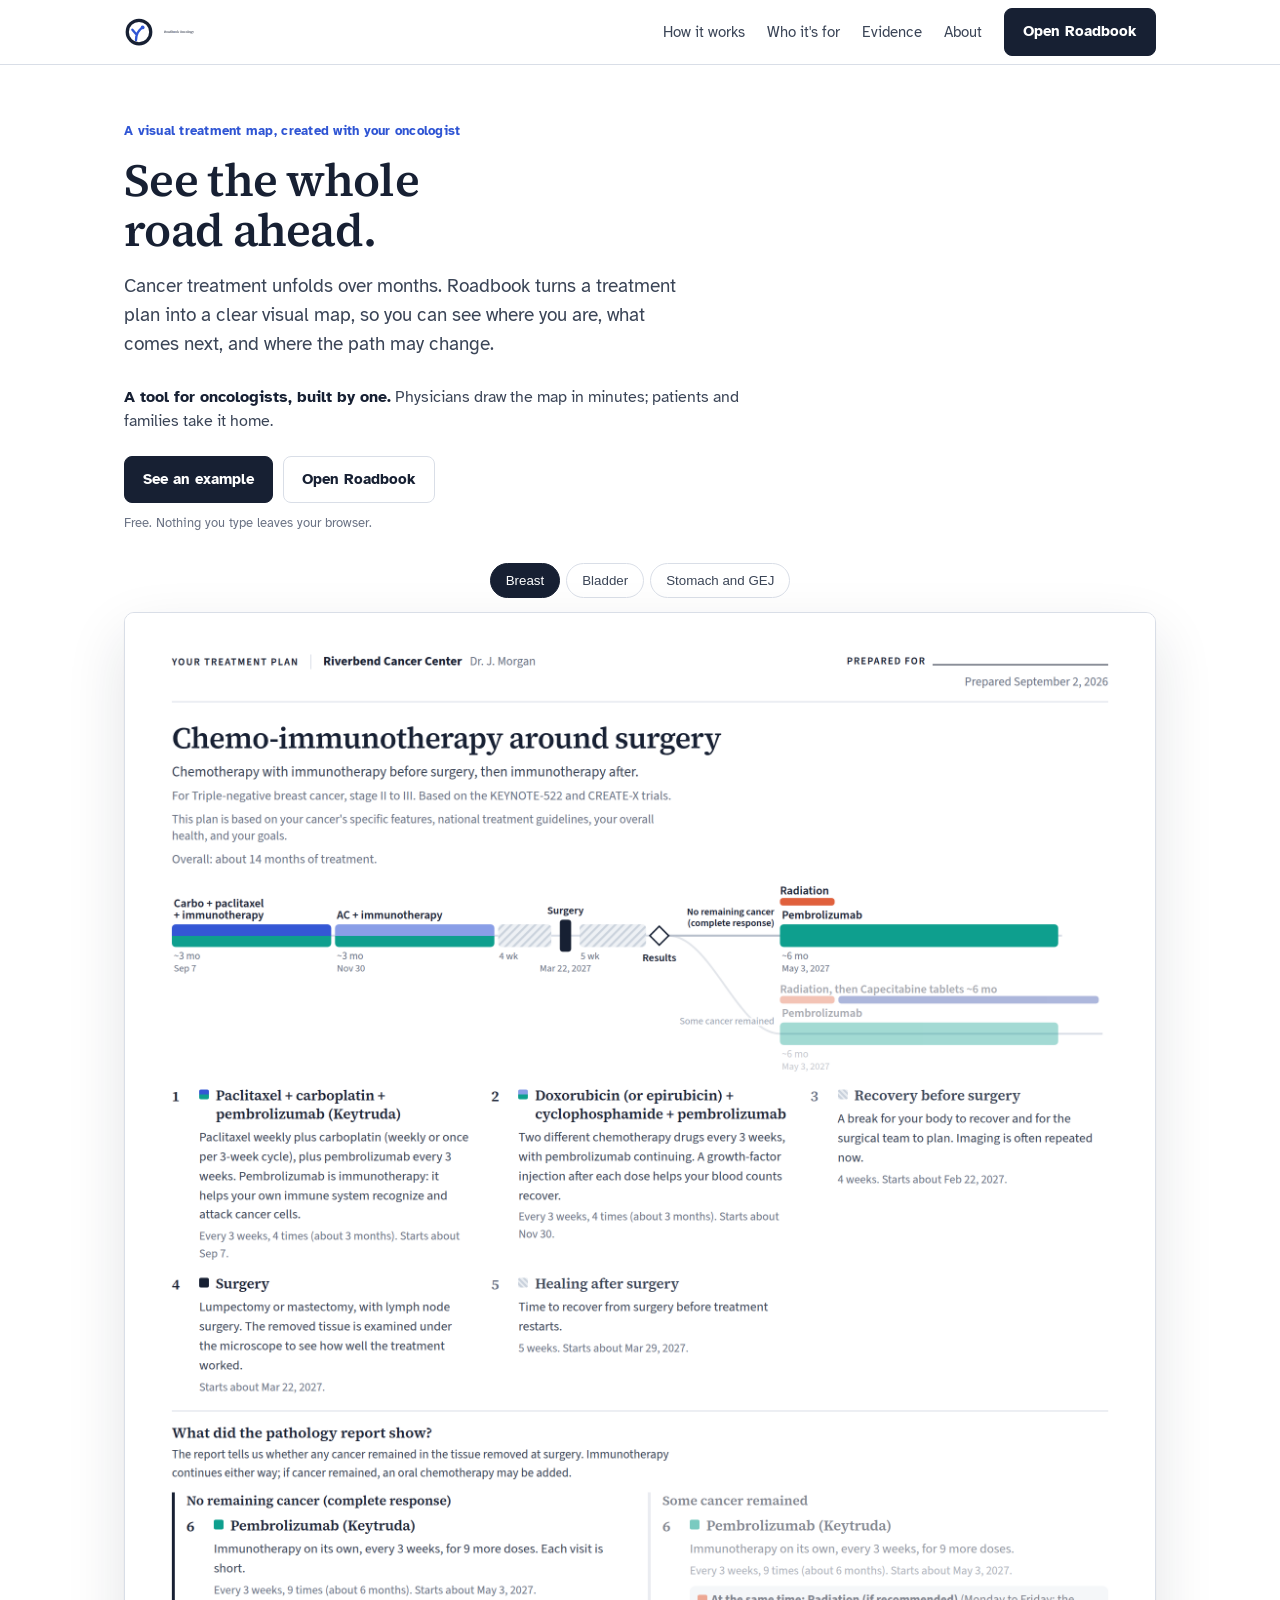
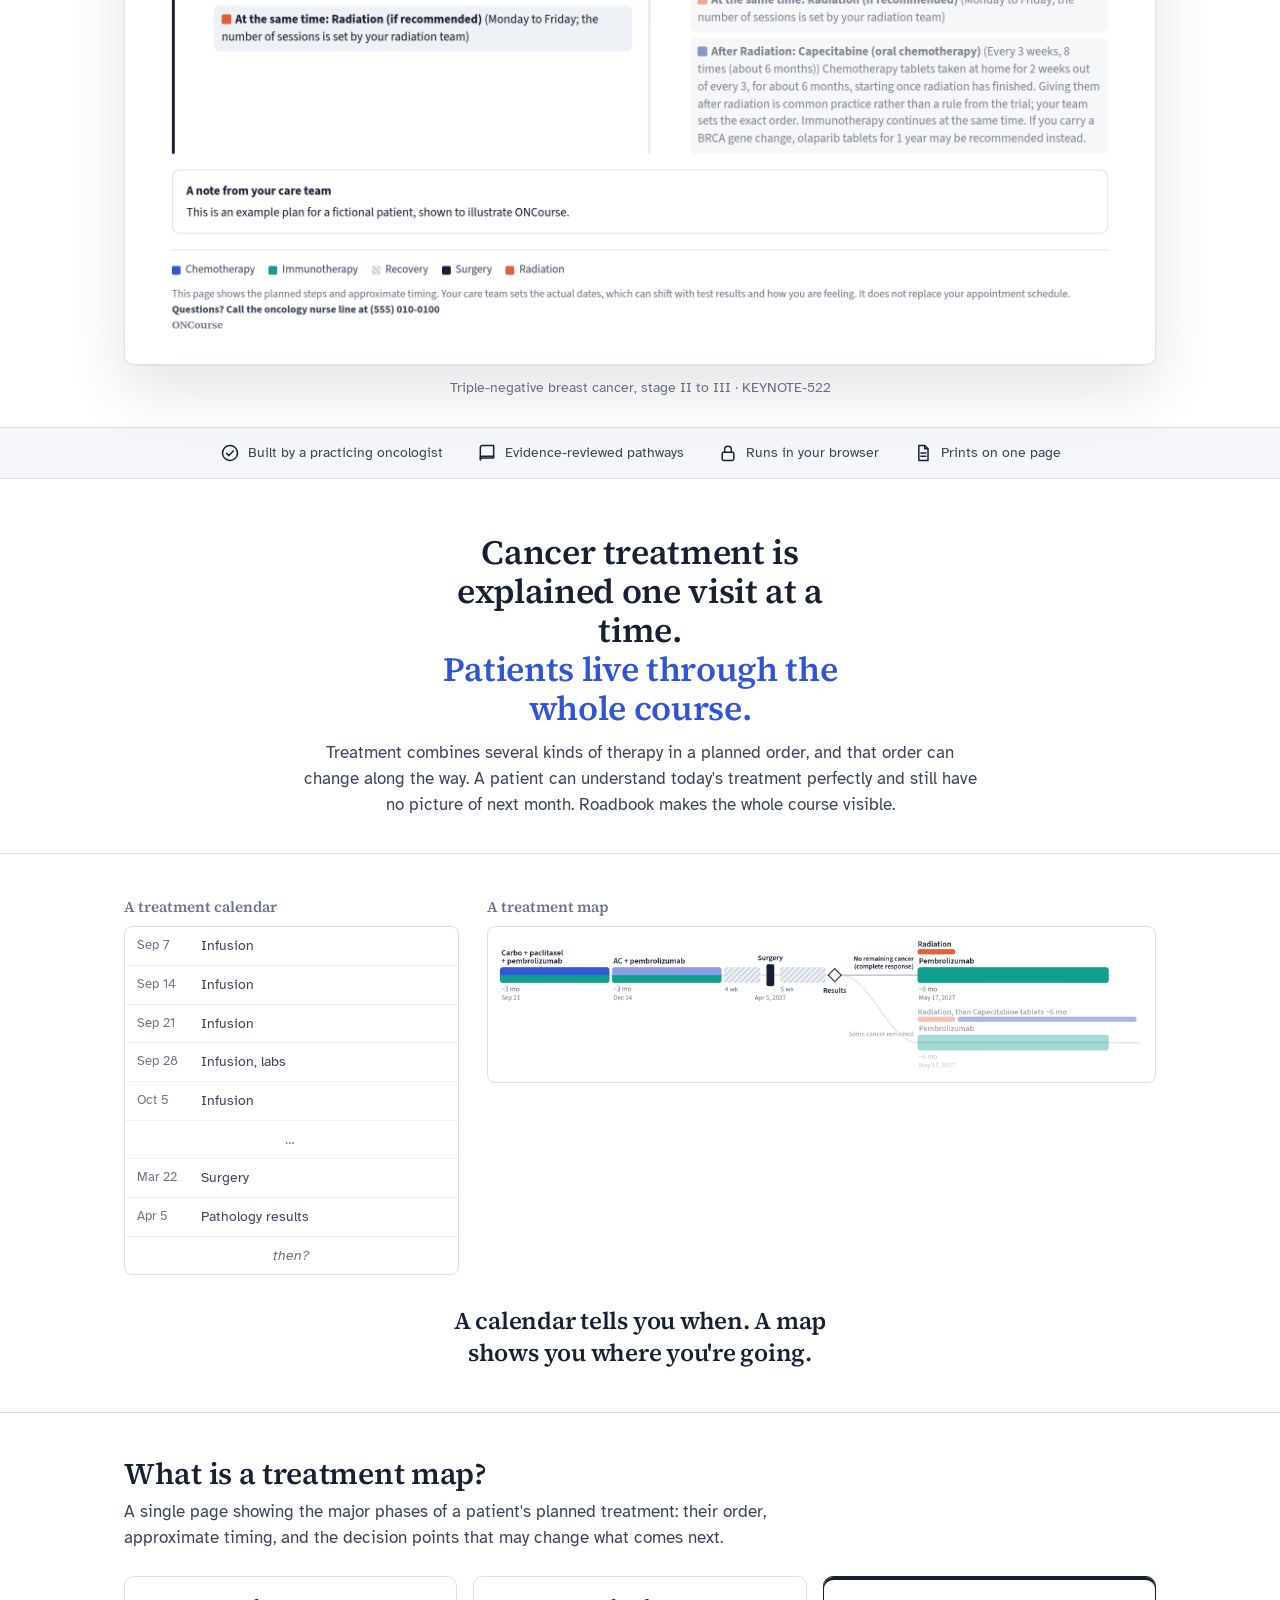
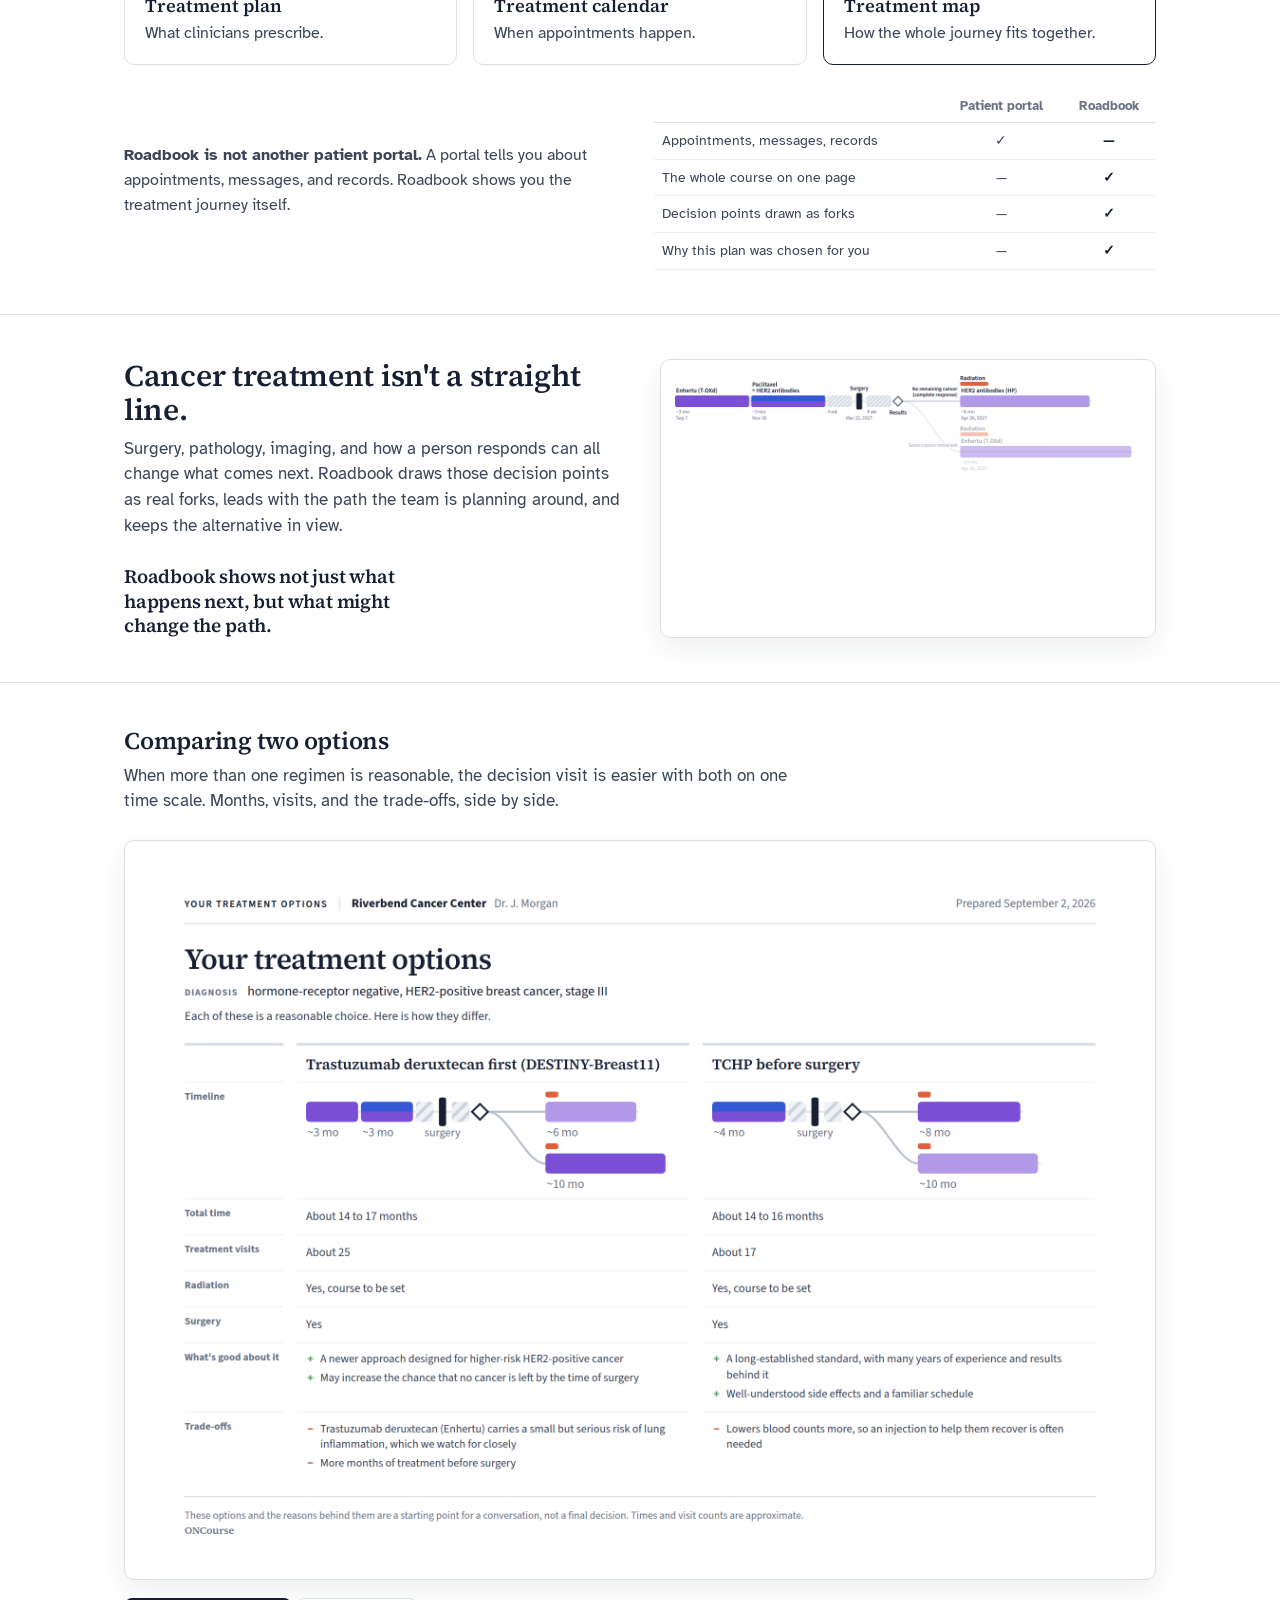
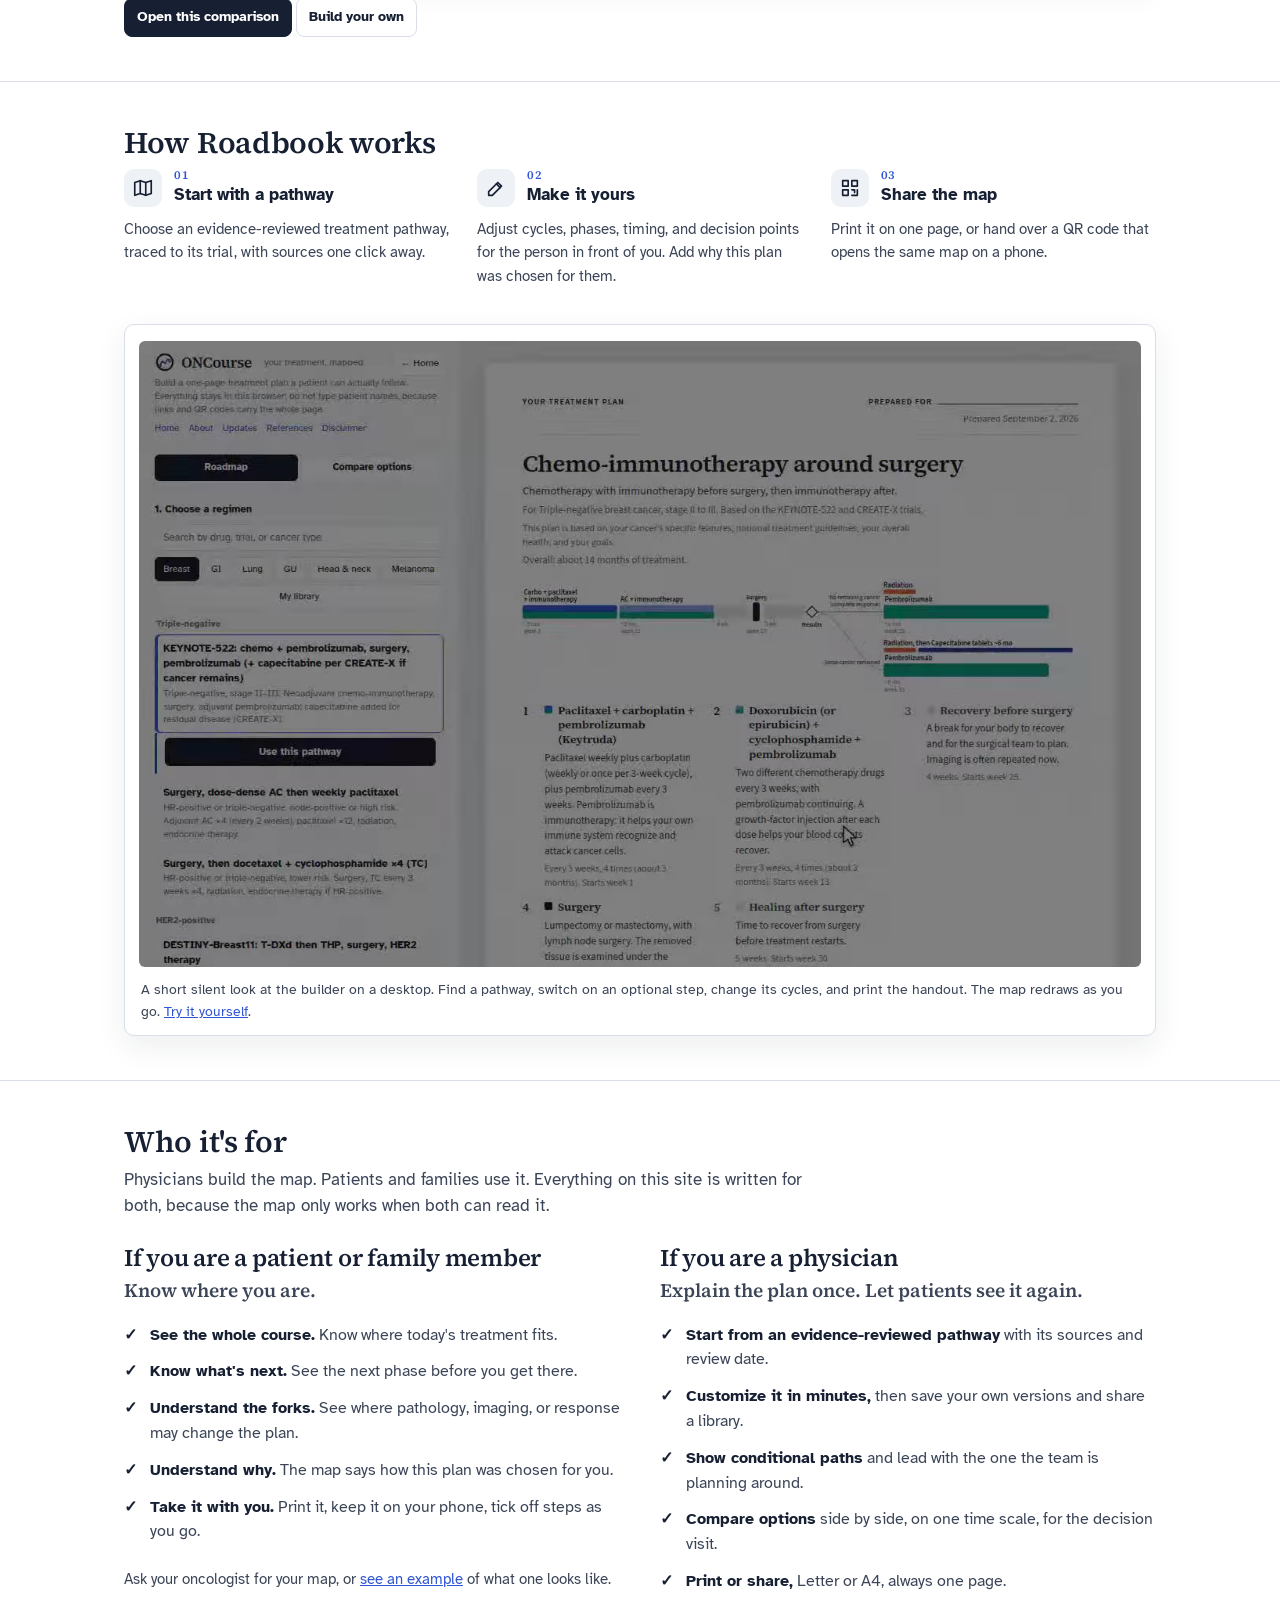
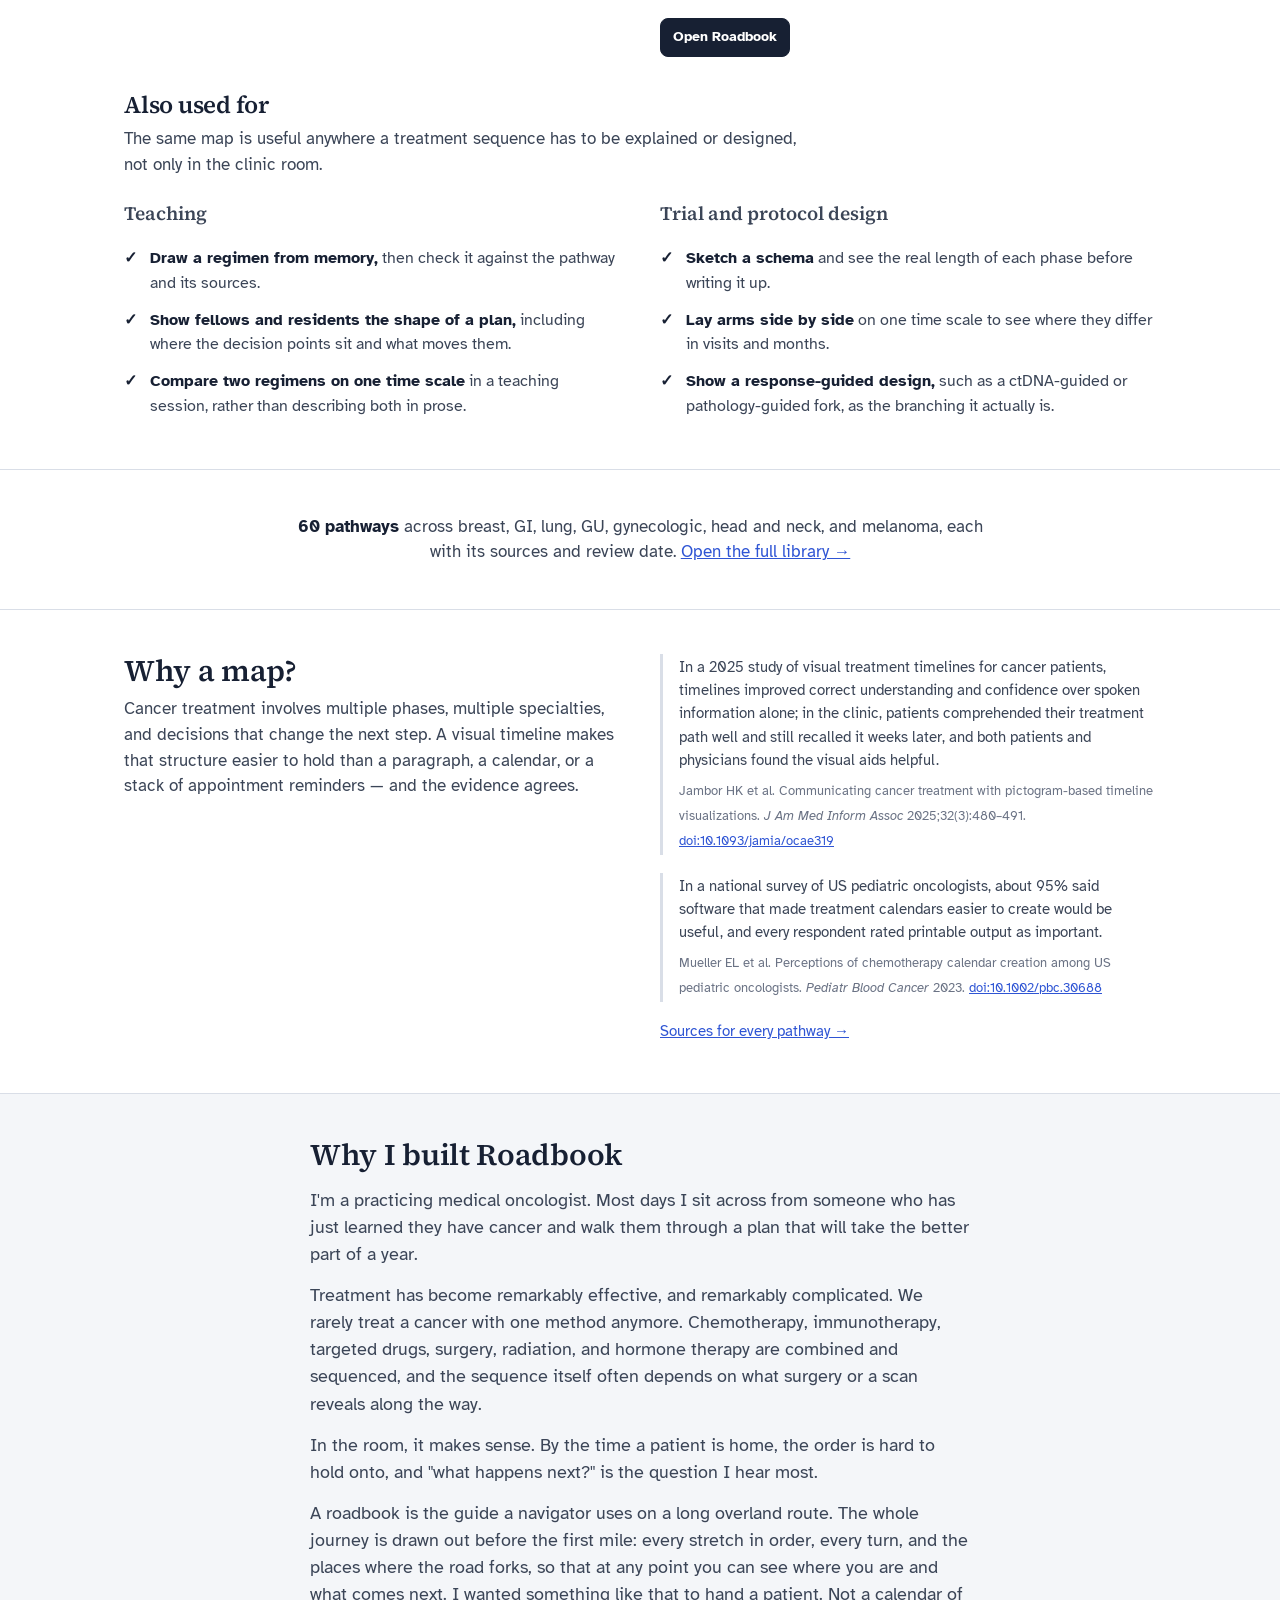
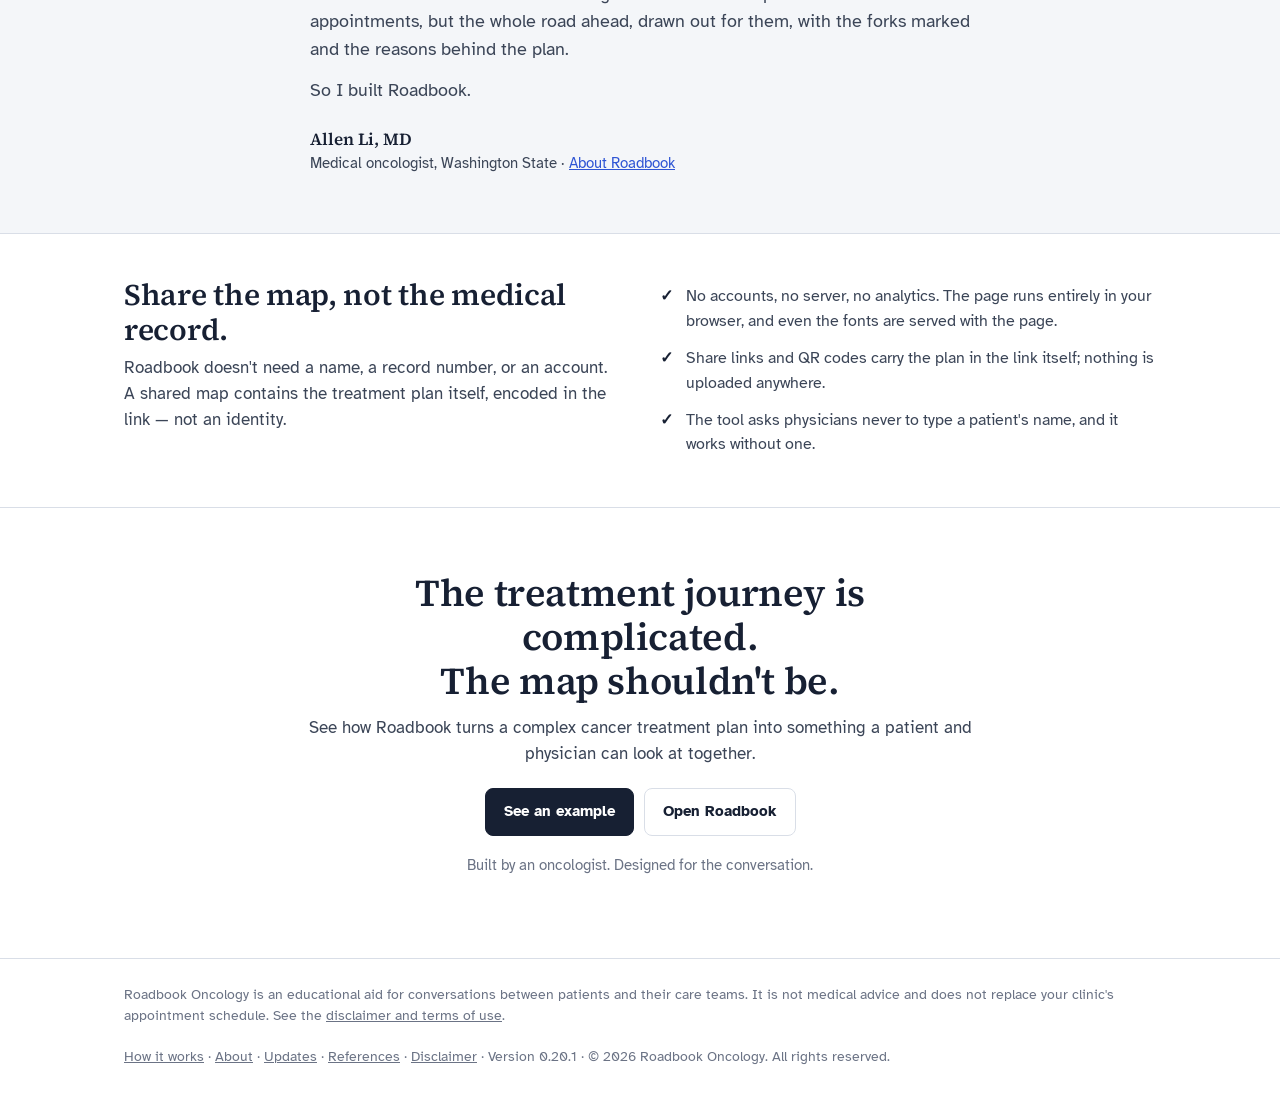
<file: index.html>
<!doctype html>
<html lang="en">
<head>
<meta charset="utf-8">
<meta name="viewport" content="width=device-width, initial-scale=1">
<title>Roadbook Oncology: treatment maps for cancer care</title>
<meta name="description" content="Roadbook lets your oncologist turn your treatment plan into a one-page map: every phase in order, the decision points, and why the plan was chosen.">
<meta property="og:site_name" content="Roadbook Oncology">
<meta property="og:title" content="Roadbook: treatment maps for cancer care">
<meta property="og:description" content="Roadbook lets your oncologist turn your treatment plan into a one-page map: every phase in order, the decision points, and why the plan was chosen.">
<meta property="og:image" content="https://allentheli.github.io/Roadbook/assets/brand/og.png">
<link rel="icon" href="assets/brand/favicon.svg" type="image/svg+xml">
<link rel="icon" href="assets/brand/favicon.ico" sizes="32x32">
<link rel="apple-touch-icon" href="assets/brand/apple-touch-icon.png">
<link rel="stylesheet" href="fonts/fonts.css">
<link rel="stylesheet" href="site.css?v=044">
</head>
<body>
<header class="top"><div class="wrap">
  <a class="logo" href="index.html"><svg class="mark" viewBox="0 0 24 24" aria-hidden="true"><circle cx="12" cy="12" r="9.4" fill="none" stroke="#172033" stroke-width="2.6"></circle><path d="M9.6 18.4 Q9.6 11.8 14.9 8.3 M9.6 13.6 L6.7 10.2" fill="none" stroke="#2F55D4" stroke-width="1.9" stroke-linecap="round" stroke-linejoin="round"></path><circle cx="14.9" cy="8.3" r="1.55" fill="#2F55D4"></circle></svg> <svg class="wordmark full" viewBox="47 63 1920 196" role="img" aria-label="Roadbook Oncology"><g transform="translate(40 40) scale(0.2)"><g fill="#172033"><path d="M344 850L36 850L36 795L171 787L211 787L344 795L344 850M251 850L130 850Q131 799 131 747.5Q131 696 131 644.5Q131 593 131 541L131 541L131 491Q131 440 131 388.5Q131 337 131 285.5Q131 234 130 183L130 183L251 183Q251 235 250.5 287Q250 339 250 392Q250 445 250 501L250 501L250 535Q250 589 250 642Q250 695 250.5 746.5Q251 798 251 850L251 850M594 860L594 860Q539 860 509.5 841Q480 822 468 774L468 774L436 643Q427 604 411.5 583Q396 562 373 553.5Q350 545 313 545L313 545L194 545L194 492L327 492Q380 492 414 475Q448 458 464 428Q480 398 480 360L480 360Q480 299 444 269Q408 239 332 239L332 239L204 239L204 183L346 183Q469 183 535.5 228Q602 273 602 354L602 354Q602 400 575.5 435Q549 470 500 491Q451 512 385 515L385 515L385 521Q424 522 452 529.5Q480 537 500 552Q520 567 533.5 591.5Q547 616 557 652L557 652L604 821L556 786L682 797L682 850Q670 853 656 855Q642 857 627 858.5Q612 860 594 860M163 246L36 238L36 183L176 183L176 246L163 246M990 863L990 863Q924 863 867 833.5Q810 804 776 746Q742 688 742 605L742 605Q742 522 776.5 463.5Q811 405 867.5 374.5Q924 344 990 344L990 344Q1055 344 1112 374Q1169 404 1203.5 461.5Q1238 519 1238 602L1238 602Q1238 685 1203.5 743.5Q1169 802 1112.5 832.5Q1056 863 990 863M990 808L990 808Q1032 808 1061 786Q1090 764 1106 719Q1122 674 1122 605L1122 605Q1122 536 1106 490Q1090 444 1061 421.5Q1032 399 990 399L990 399Q948 399 918.5 421.5Q889 444 874 489Q859 534 859 603L859 603Q859 673 874 718.5Q889 764 918.5 786Q948 808 990 808M1463 865L1463 865Q1406 865 1366 831Q1326 797 1326 734L1326 734Q1326 697 1342 668.5Q1358 640 1395 617.5Q1432 595 1496 577L1496 577Q1524 569 1552 562Q1580 555 1607.5 547Q1635 539 1663 532L1663 532L1663 574Q1628 584 1593.5 595Q1559 606 1524 617L1524 617Q1487 628 1467 643Q1447 658 1439.5 675.5Q1432 693 1432 713L1432 713Q1432 750 1454 770Q1476 790 1513 790L1513 790Q1536 790 1555 781.5Q1574 773 1595.5 757Q1617 741 1646 716L1646 716L1652 772L1615 772Q1596 798 1575.5 819Q1555 840 1528.5 852.5Q1502 865 1463 865M1727 862L1727 862Q1681 862 1654 834Q1627 806 1624 753L1624 753L1621 751L1621 515Q1621 470 1610.5 444Q1600 418 1577.5 407Q1555 396 1520 396L1520 396Q1496 396 1473 400.5Q1450 405 1426 415L1426 415L1469 373L1456 460Q1452 495 1436 511Q1420 527 1395 527L1395 527Q1370 527 1356.5 514Q1343 501 1339 482L1339 482Q1351 419 1407 381.5Q1463 344 1551 344L1551 344Q1607 344 1646.5 361.5Q1686 379 1707 417.5Q1728 456 1728 520L1728 520L1728 742Q1728 769 1738.5 781Q1749 793 1767 793L1767 793Q1779 793 1788.5 789Q1798 785 1806 779L1806 779L1823 814Q1807 836 1783.5 849Q1760 862 1727 862M2078 863L2078 863Q2019 863 1972.5 832.5Q1926 802 1899.5 744.5Q1873 687 1873 607L1873 607Q1873 525 1901 466Q1929 407 1977 375.5Q2025 344 2084 344L2084 344Q2120 344 2146 355Q2172 366 2192 386.5Q2212 407 2230 435L2230 435L2267 435L2262 503Q2223 458 2190.5 436Q2158 414 2119 414L2119 414Q2082 414 2052 434Q2022 454 2004.5 496Q1987 538 1987 604L1987 604Q1987 668 2004 709Q2021 750 2051 770Q2081 790 2119 790L2119 790Q2162 790 2194.5 766.5Q2227 743 2262 696L2262 696L2267 764L2230 764Q2214 793 2194 815.5Q2174 838 2146 850.5Q2118 863 2078 863M2417 850L2245 857L2235 753L2232 751L2232 454L2237 447L2234 212L2150 197L2150 154L2313 118L2342 122L2340 252L2340 788L2417 802L2417 850M2653 858L2484 850L2484 802L2559 788Q2559 763 2559 736.5Q2559 710 2559.5 684Q2560 658 2560 635L2560 635L2560 212L2477 197L2477 154L2639 118L2668 122L2666 252L2663 447L2667 453L2667 757L2665 758L2653 858M2819 863L2819 863Q2782 863 2754.5 851.5Q2727 840 2705.5 817Q2684 794 2665 761L2665 761L2628 761L2633 695Q2671 744 2706.5 768.5Q2742 793 2784 793L2784 793Q2821 793 2850 773Q2879 753 2896 711.5Q2913 670 2913 606L2913 606Q2913 510 2877.5 463.5Q2842 417 2787 417L2787 417Q2760 417 2735.5 428Q2711 439 2686 460.5Q2661 482 2632 514L2632 514L2627 447L2667 447Q2687 414 2710 391.5Q2733 369 2761.5 356.5Q2790 344 2828 344L2828 344Q2884 344 2929.5 373.5Q2975 403 3001.5 460.5Q3028 518 3028 601L3028 601Q3028 682 3000.5 741Q2973 800 2925.5 831.5Q2878 863 2819 863" fill="#172033"/><path d="M3363 863L3363 863Q3297 863 3240 833.5Q3183 804 3149 746Q3115 688 3115 605L3115 605Q3115 522 3149.5 463.5Q3184 405 3240.5 374.5Q3297 344 3363 344L3363 344Q3428 344 3485 374Q3542 404 3576.5 461.5Q3611 519 3611 602L3611 602Q3611 685 3576.5 743.5Q3542 802 3485.5 832.5Q3429 863 3363 863M3363 808L3363 808Q3405 808 3434 786Q3463 764 3479 719Q3495 674 3495 605L3495 605Q3495 536 3479 490Q3463 444 3434 421.5Q3405 399 3363 399L3363 399Q3321 399 3291.5 421.5Q3262 444 3247 489Q3232 534 3232 603L3232 603Q3232 673 3247 718.5Q3262 764 3291.5 786Q3321 808 3363 808" fill="#172033"/><path d="M3947 863L3947 863Q3881 863 3824 833.5Q3767 804 3733 746Q3699 688 3699 605L3699 605Q3699 522 3733.5 463.5Q3768 405 3824.5 374.5Q3881 344 3947 344L3947 344Q4012 344 4069 374Q4126 404 4160.5 461.5Q4195 519 4195 602L4195 602Q4195 685 4160.5 743.5Q4126 802 4069.5 832.5Q4013 863 3947 863M3947 808L3947 808Q3989 808 4018 786Q4047 764 4063 719Q4079 674 4079 605L4079 605Q4079 536 4063 490Q4047 444 4018 421.5Q3989 399 3947 399L3947 399Q3905 399 3875.5 421.5Q3846 444 3831 489Q3816 534 3816 603L3816 603Q3816 673 3831 718.5Q3846 764 3875.5 786Q3905 808 3947 808" fill="#172033"/><path d="M4537 850L4274 850L4274 799L4385 789L4425 789L4537 799L4537 850M4461 850L4350 850Q4351 825 4351 798Q4351 771 4351.5 743.5Q4352 716 4352 688.5Q4352 661 4352 635L4352 635L4352 212L4269 197L4269 154L4432 118L4461 122L4459 252L4459 634Q4459 661 4459 688Q4459 715 4459.5 743Q4460 771 4460 798Q4460 825 4461 850L4461 850M4781 358L4410 706L4410 627L4444 627L4572 487L4701 358L4781 358M4834 850L4673 850L4516 578L4588 507L4764 791L4834 801L4834 850M4667 422L4558 406L4558 357L4812 357L4812 406L4691 419L4667 422" fill="#172033"/></g><path d="M3322.7 778.0 Q3322.7 635.0 3410.1 515.2 M3322.7 665.0 L3276.7 581.1" fill="none" stroke="#2F55D4" stroke-width="46" stroke-linecap="round" stroke-linejoin="round"></path><circle cx="3410.1" cy="515.2" r="40" fill="#2F55D4"></circle><path d="M5445 866L5445 866Q5379 866 5320 843Q5261 820 5216 775.5Q5171 731 5146 666Q5121 601 5121 518L5121 518Q5121 436 5146.5 371Q5172 306 5216.5 260.5Q5261 215 5320 191Q5379 167 5445 167L5445 167Q5511 167 5569.5 190Q5628 213 5673 257.5Q5718 302 5743.5 366Q5769 430 5769 514L5769 514Q5769 596 5743.5 661Q5718 726 5673.5 772Q5629 818 5570 842Q5511 866 5445 866M5445 807L5445 807Q5496 807 5532.5 784Q5569 761 5593.5 721Q5618 681 5629.5 628.5Q5641 576 5641 516L5641 516Q5641 457 5629.5 404.5Q5618 352 5593.5 312Q5569 272 5532.5 249Q5496 226 5445 226L5445 226Q5395 226 5358 249Q5321 272 5296.5 312Q5272 352 5260 404Q5248 456 5248 516L5248 516Q5248 575 5260 628Q5272 681 5296.5 721Q5321 761 5358 784Q5395 807 5445 807M6108 850L5855 850L5855 799L5965 789L6005 789L6108 799L6108 850M6040 850L5929 850Q5929 820 5929.5 783Q5930 746 5930 707Q5930 668 5930 635L5930 635L5930 582Q5930 556 5930 535Q5930 514 5929.5 494Q5929 474 5929 453L5929 453L5849 449L5849 403L5991 350L6020 355L6034 463L6038 464L6038 635Q6038 668 6038.5 707Q6039 746 6039 783Q6039 820 6040 850L6040 850M6435 850L6182 850L6182 799L6288 789L6328 789L6435 799L6435 850M6363 850L6252 850Q6253 820 6253 783Q6253 746 6253.5 707.5Q6254 669 6254 635L6254 635L6254 537Q6254 478 6234.5 454Q6215 430 6172 430L6172 430Q6147 430 6122.5 437.5Q6098 445 6072.5 459.5Q6047 474 6021 496L6021 496L6015 448L6042 448Q6063 418 6089.5 394.5Q6116 371 6148.5 357.5Q6181 344 6218 344L6218 344Q6289 344 6325.5 387.5Q6362 431 6362 519L6362 519L6362 635Q6362 669 6362 707.5Q6362 746 6362.5 783Q6363 820 6363 850L6363 850M6750 863L6750 863Q6675 863 6620 832Q6565 801 6535.5 744Q6506 687 6506 609L6506 609Q6506 529 6538.5 469.5Q6571 410 6627.5 377Q6684 344 6753 344L6753 344Q6809 344 6850.5 361Q6892 378 6917.5 406Q6943 434 6951 467L6951 467Q6947 491 6934 504.5Q6921 518 6896 518L6896 518Q6869 518 6854 501.5Q6839 485 6833 458L6833 458L6809 369L6871 420Q6849 409 6824 402.5Q6799 396 6768 396L6768 396Q6725 396 6691 419.5Q6657 443 6638.5 487.5Q6620 532 6620 596L6620 596Q6620 660 6640 702.5Q6660 745 6695.5 766Q6731 787 6777 787L6777 787Q6808 787 6832.5 778.5Q6857 770 6877.5 755Q6898 740 6915 720L6915 720L6952 753Q6933 783 6907 808Q6881 833 6843 848Q6805 863 6750 863M7278 863L7278 863Q7212 863 7155 833.5Q7098 804 7064 746Q7030 688 7030 605L7030 605Q7030 522 7064.5 463.5Q7099 405 7155.5 374.5Q7212 344 7278 344L7278 344Q7343 344 7400 374Q7457 404 7491.5 461.5Q7526 519 7526 602L7526 602Q7526 685 7491.5 743.5Q7457 802 7400.5 832.5Q7344 863 7278 863M7278 808L7278 808Q7320 808 7349 786Q7378 764 7394 719Q7410 674 7410 605L7410 605Q7410 536 7394 490Q7378 444 7349 421.5Q7320 399 7278 399L7278 399Q7236 399 7206.5 421.5Q7177 444 7162 489Q7147 534 7147 603L7147 603Q7147 673 7162 718.5Q7177 764 7206.5 786Q7236 808 7278 808M7869 850L7605 850L7605 799L7716 789L7756 789L7869 799L7869 850M7792 850L7681 850Q7682 814 7682 778Q7682 742 7682.5 706Q7683 670 7683 635L7683 635L7683 212L7600 197L7600 154L7763 118L7792 122L7790 252L7790 635Q7790 670 7790.5 706Q7791 742 7791 778Q7791 814 7792 850L7792 850M8195 863L8195 863Q8129 863 8072 833.5Q8015 804 7981 746Q7947 688 7947 605L7947 605Q7947 522 7981.5 463.5Q8016 405 8072.5 374.5Q8129 344 8195 344L8195 344Q8260 344 8317 374Q8374 404 8408.5 461.5Q8443 519 8443 602L8443 602Q8443 685 8408.5 743.5Q8374 802 8317.5 832.5Q8261 863 8195 863M8195 808L8195 808Q8237 808 8266 786Q8295 764 8311 719Q8327 674 8327 605L8327 605Q8327 536 8311 490Q8295 444 8266 421.5Q8237 399 8195 399L8195 399Q8153 399 8123.5 421.5Q8094 444 8079 489Q8064 534 8064 603L8064 603Q8064 673 8079 718.5Q8094 764 8123.5 786Q8153 808 8195 808M8735 1085L8735 1085Q8664 1085 8615.5 1069Q8567 1053 8542.5 1025.5Q8518 998 8518 963L8518 963Q8518 934 8533 912Q8548 890 8579.5 873Q8611 856 8661 843L8661 843L8668 850Q8651 863 8639 878Q8627 893 8621 909.5Q8615 926 8615 945L8615 945Q8615 970 8629.5 989.5Q8644 1009 8673.5 1020Q8703 1031 8750 1031L8750 1031Q8805 1031 8842 1017.5Q8879 1004 8898 981.5Q8917 959 8917 933L8917 933Q8917 901 8894.5 881.5Q8872 862 8824 862L8824 862L8695 862Q8678 862 8662 861.5Q8646 861 8631 860L8631 860L8631 841Q8592 834 8568.5 816Q8545 798 8545 763L8545 763Q8545 731 8568 708Q8591 685 8634 664L8634 664L8634 640L8684 648Q8660 669 8648.5 685Q8637 701 8637 721L8637 721Q8637 745 8654 757.5Q8671 770 8710 770L8710 770L8837 770Q8897 770 8935.5 787Q8974 804 8992.5 834Q9011 864 9011 904L9011 904Q9011 941 8991 973.5Q8971 1006 8934 1031Q8897 1056 8846.5 1070.5Q8796 1085 8735 1085M8739 678L8739 678Q8680 678 8635 658.5Q8590 639 8565 601.5Q8540 564 8540 512L8540 512Q8540 461 8565 423Q8590 385 8635 364.5Q8680 344 8739 344L8739 344Q8780 344 8811 353.5Q8842 363 8864.5 379.5Q8887 396 8900 417L8900 417L8909 418Q8923 436 8930.5 458.5Q8938 481 8938 510L8938 510Q8938 561 8913 599Q8888 637 8843.5 657.5Q8799 678 8739 678M8739 629L8739 629Q8769 629 8790.5 614.5Q8812 600 8823.5 573Q8835 546 8835 510L8835 510Q8835 474 8824 447.5Q8813 421 8791.5 407Q8770 393 8740 393L8740 393Q8711 393 8689 407.5Q8667 422 8655.5 448.5Q8644 475 8644 511L8644 511Q8644 547 8655.5 573.5Q8667 600 8688 614.5Q8709 629 8739 629M9025 437L8872 437L8872 406L8898 406L8991 339L9025 344L9025 437M9165 1092L9165 1092Q9134 1092 9111 1083Q9088 1074 9074.5 1058.5Q9061 1043 9058 1025L9058 1025Q9064 1002 9082.5 989Q9101 976 9129 976L9129 976Q9154 976 9173 986.5Q9192 997 9210 1018L9210 1018L9237 1050L9206 1057L9212 1047Q9239 1029 9260.5 1004.5Q9282 980 9300 948.5Q9318 917 9333 880L9333 880L9351 835L9367 831L9445 573L9521 357L9591 357L9394 860Q9363 939 9330.5 990Q9298 1041 9258 1066.5Q9218 1092 9165 1092M9399 796L9331 923L9104 357L9227 357L9377 786L9399 796M9166 417L9065 405L9065 357L9334 357L9334 405L9218 417L9166 417M9517 417L9417 405L9417 357L9630 357L9630 405L9546 417L9517 417" fill="#172033"/></g></svg></a>
  <div class="nav-wrap">
    <input type="checkbox" id="navtoggle" class="navcb" aria-label="Show menu">
    <label class="navtoggle" for="navtoggle"><span></span><span></span><span></span></label>
  <nav class="main"><a href="how-it-works.html">How it works</a><a href="index.html#who">Who it's for</a><a href="index.html#evidence">Evidence</a><a href="about.html">About</a><a class="btn" href="app.html" style="color:#fff">Open Roadbook</a></nav>
  </div>
</div></header>

<div class="hero"><div class="wrap">
  <div class="herotext">
    <p class="eyebrow">A visual treatment map, created with your oncologist</p>
    <h1 class="display">See the whole road ahead.</h1>
    <p class="lede">Cancer treatment unfolds over months. Roadbook turns a treatment plan into a clear visual map, so you can see where you are, what comes next, and where the path may change.</p>
    <p class="byline"><b>A tool for oncologists, built by one.</b> Physicians draw the map in minutes; patients and families take it home.</p>
    <div class="ctas"><a class="btn" href="app.html#r=kn522&demo=1" style="color:#fff">See an example</a><a class="btn sec" href="app.html">Open Roadbook</a><small>Free. Nothing you type leaves your browser.</small></div>
  </div>
  <div class="heroswitch" id="heroswitch">
    <div class="hstabs" role="tablist" aria-label="Example treatment maps">
      <button type="button" role="tab" id="hstab-0" aria-controls="hs-0" aria-selected="true" data-i="0">Breast</button>
      <button type="button" role="tab" id="hstab-1" aria-controls="hs-1" aria-selected="false" data-i="1">Bladder</button>
      <button type="button" role="tab" id="hstab-2" aria-controls="hs-2" aria-selected="false" data-i="2">Stomach and GEJ</button>
    </div>
    <div class="hsview" id="hsview">
      <a class="heroimg hsslide on" id="hs-0" role="tabpanel" aria-labelledby="hstab-0" href="app.html#r=kn522&demo=1" aria-label="Open the triple-negative breast cancer example"><img src="hero.png" alt="A Roadbook treatment map for stage II to III triple-negative breast cancer: chemo-immunotherapy, surgery, a pathology decision point, then immunotherapy" width="2112" height="2770"></a>
      <a class="heroimg hsslide" id="hs-1" role="tabpanel" aria-labelledby="hstab-1" href="app.html#r=ev303&demo=1" aria-label="Open the muscle-invasive bladder cancer example"><img data-src="hero-ev303.png" alt="A Roadbook treatment map for muscle-invasive bladder cancer: enfortumab vedotin with pembrolizumab, cystectomy, then more of both" width="2112" height="1944"></a>
      <a class="heroimg hsslide" id="hs-2" role="tabpanel" aria-labelledby="hstab-2" href="app.html#r=flot&demo=1" aria-label="Open the stomach and gastroesophageal junction cancer example"><img data-src="hero-flot.png" alt="A Roadbook treatment map for stomach or gastroesophageal junction cancer: FLOT chemotherapy with durvalumab, surgery, then more of both" width="2112" height="2174"></a>
    </div>
    <p class="hscap" id="hscap" aria-live="polite">Triple-negative breast cancer, stage II to III &middot; KEYNOTE-522</p>
  </div>
</div></div>

<div class="trust"><div class="wrap">
  <span><svg viewBox="0 0 24 24" fill="none" stroke="currentColor" stroke-width="1.8" stroke-linecap="round" stroke-linejoin="round"><circle cx="12" cy="12" r="9"/><path d="M8 12.5l2.5 2.5L16 9.5"/></svg> Built by a practicing oncologist</span><span><svg viewBox="0 0 24 24" fill="none" stroke="currentColor" stroke-width="1.8" stroke-linecap="round" stroke-linejoin="round"><path d="M4 5.5A2.5 2.5 0 0 1 6.5 3H20v15H6.5A2.5 2.5 0 0 0 4 20.5z"/><path d="M4 18.5A2.5 2.5 0 0 1 6.5 16H20"/></svg> Evidence-reviewed pathways</span><span><svg viewBox="0 0 24 24" fill="none" stroke="currentColor" stroke-width="1.8" stroke-linecap="round" stroke-linejoin="round"><rect x="5" y="11" width="14" height="10" rx="2"/><path d="M8 11V8a4 4 0 0 1 8 0v3"/></svg> Runs in your browser</span><span><svg viewBox="0 0 24 24" fill="none" stroke="currentColor" stroke-width="1.8" stroke-linecap="round" stroke-linejoin="round"><path d="M7 3h7l4 4v14H7z"/><path d="M14 3v4h4"/><path d="M9.5 12h6M9.5 16h6"/></svg> Prints on one page</span>
</div></div>

<section class="problem"><div class="wrap">
  <h2>Cancer treatment is explained one visit at a time.<br><span>Patients live through the whole course.</span></h2>
  <p class="sub">Treatment combines several kinds of therapy in a planned order, and that order can change along the way. A patient can understand today's treatment perfectly and still have no picture of next month. Roadbook makes the whole course visible.</p>
</div></section>

<section><div class="wrap">
  <div class="ba">
    <div class="ba-col"><h3>A treatment calendar</h3>
      <ul class="cal"><li><time>Sep 7</time>Infusion</li><li><time>Sep 14</time>Infusion</li><li><time>Sep 21</time>Infusion</li><li><time>Sep 28</time>Infusion, labs</li><li><time>Oct 5</time>Infusion</li><li class="more">…</li><li><time>Mar 22</time>Surgery</li><li><time>Apr 5</time>Pathology results</li><li class="q">then?</li></ul>
    </div>
    <div class="ba-col wide"><h3>A treatment map</h3><img src="route-kn522.png" alt="The same plan as a map: two chemotherapy phases, surgery, a pathology fork, and immunotherapy" width="1920" height="394"></div>
  </div>
  <p class="pull">A calendar tells you when. A map shows you where you're going.</p>
</div></section>

<section id="what"><div class="wrap">
  <h2>What is a treatment map?</h2>
  <p class="sub">A single page showing the major phases of a patient's planned treatment: their order, approximate timing, and the decision points that may change what comes next.</p>
  <div class="triad">
    <div><b>Treatment plan</b><p>What clinicians prescribe.</p></div>
    <div><b>Treatment calendar</b><p>When appointments happen.</p></div>
    <div class="hi"><b>Treatment map</b><p>How the whole journey fits together.</p></div>
  </div>
  <div class="portal">
    <p><b>Roadbook is not another patient portal.</b> A portal tells you about appointments, messages, and records. Roadbook shows you the treatment journey itself.</p>
    <table><tr><th></th><th>Patient portal</th><th>Roadbook</th></tr><tr><td>Appointments, messages, records</td><td>✓</td><td>—</td></tr><tr><td>The whole course on one page</td><td>—</td><td>✓</td></tr><tr><td>Decision points drawn as forks</td><td>—</td><td>✓</td></tr><tr><td>Why this plan was chosen for you</td><td>—</td><td>✓</td></tr></table>
  </div>
</div></section>

<section id="forks"><div class="wrap two">
  <div>
    <h2>Cancer treatment isn't a straight line.</h2>
    <p class="sub">Surgery, pathology, imaging, and how a person responds can all change what comes next. Roadbook draws those decision points as real forks, leads with the path the team is planning around, and keeps the alternative in view.</p>
    <p class="pull small">Roadbook shows not just what happens next, but what might change the path.</p>
  </div>
  <div class="imgcard"><img src="decision.png" alt="A treatment map with a pathology decision point: one branch continues HER2 antibodies, the other switches to trastuzumab deruxtecan" width="1920" height="408"></div>
</div></section>

<section id="compare"><div class="wrap">
  <h2 style="font-size:24px">Comparing two options</h2>
  <p class="sub">When more than one regimen is reasonable, the decision visit is easier with both on one time scale. Months, visits, and the trade-offs, side by side.</p>
  <div class="imgcard" style="margin-top:16px"><img src="compare.png" alt="A comparison page for stage III HER2-positive breast cancer, showing two regimens side by side with their timelines, total months, visit counts, advantages and trade-offs" width="2112" height="1502"></div>
  <p class="more-link"><a class="btn small" href="app.html#cmp=demo" style="color:#fff">Open this comparison</a> <a class="btn sec small" href="app.html">Build your own</a></p>
</div></section>

<section id="how"><div class="wrap">
  <h2>How Roadbook works</h2>
  <div class="steps3">
    <div><span class="num">01</span><div class="ic"><svg viewBox="0 0 24 24" fill="none" stroke="currentColor" stroke-width="1.8" stroke-linecap="round" stroke-linejoin="round"><path d="M3 6l6-2 6 2 6-2v14l-6 2-6-2-6 2z"/><path d="M9 4v14M15 6v14"/></svg></div><h3>Start with a pathway</h3><p>Choose an evidence-reviewed treatment pathway, traced to its trial, with sources one click away.</p></div>
    <div><span class="num">02</span><div class="ic"><svg viewBox="0 0 24 24" fill="none" stroke="currentColor" stroke-width="1.8" stroke-linecap="round" stroke-linejoin="round"><path d="M4 20h4l10-10-4-4L4 16z"/><path d="M12.5 7.5l4 4"/></svg></div><h3>Make it yours</h3><p>Adjust cycles, phases, timing, and decision points for the person in front of you. Add why this plan was chosen for them.</p></div>
    <div><span class="num">03</span><div class="ic"><svg viewBox="0 0 24 24" fill="none" stroke="currentColor" stroke-width="1.8" stroke-linecap="round" stroke-linejoin="round"><rect x="4" y="4" width="6" height="6"/><rect x="14" y="4" width="6" height="6"/><rect x="4" y="14" width="6" height="6"/><path d="M14 14h3v3M20 14v6h-6"/></svg></div><h3>Share the map</h3><p>Print it on one page, or hand over a QR code that opens the same map on a phone.</p></div>
  </div>
  <figure class="demo imgcard" id="demo">
    <video id="demovid" muted loop playsinline preload="none" poster="demo-builder-poster.jpg" width="1280" height="800" aria-label="Silent demo of the Roadbook builder on a desktop. The NATALEE pathway is found by search, its optional chemotherapy step is switched on, the number of cycles is changed, and the handout is printed. The treatment map redraws after each change."><source data-src="demo-builder.webm" type="video/webm"><source data-src="demo-builder.mp4" type="video/mp4"></video>
    <figcaption>A short silent look at the builder on a desktop. Find a pathway, switch on an optional step, change its cycles, and print the handout. The map redraws as you go. <a href="app.html">Try it yourself</a>.</figcaption>
  </figure>
</div></section>

<section id="who"><div class="wrap">
  <h2>Who it's for</h2>
  <p class="sub">Physicians build the map. Patients and families use it. Everything on this site is written for both, because the map only works when both can read it.</p>
</div><div class="wrap two" style="margin-top:8px">
  <div>
    <h2 style="font-size:24px">If you are a patient or family member</h2>
    <h3 class="sub2">Know where you are.</h3>
    <ul class="checks">
      <li><b>See the whole course.</b> Know where today's treatment fits.</li>
      <li><b>Know what's next.</b> See the next phase before you get there.</li>
      <li><b>Understand the forks.</b> See where pathology, imaging, or response may change the plan.</li>
      <li><b>Understand why.</b> The map says how this plan was chosen for you.</li>
      <li><b>Take it with you.</b> Print it, keep it on your phone, tick off steps as you go.</li>
    </ul>
    <p class="more-link">Ask your oncologist for your map, or <a href="app.html#r=kn522&demo=1">see an example</a> of what one looks like.</p>
  </div>
  <div id="physicians">
    <h2 style="font-size:24px">If you are a physician</h2>
    <h3 class="sub2">Explain the plan once. Let patients see it again.</h3>
    <ul class="checks">
      <li><b>Start from an evidence-reviewed pathway</b> with its sources and review date.</li>
      <li><b>Customize it in minutes,</b> then save your own versions and share a library.</li>
      <li><b>Show conditional paths</b> and lead with the one the team is planning around.</li>
      <li><b>Compare options</b> side by side, on one time scale, for the decision visit.</li>
      <li><b>Print or share,</b> Letter or A4, always one page.</li>
    </ul>
    <p class="more-link"><a class="btn small" href="app.html" style="color:#fff">Open Roadbook</a></p>
  </div>
</div><div class="wrap" style="margin-top:34px">
  <h2 style="font-size:24px">Also used for</h2>
  <p class="sub">The same map is useful anywhere a treatment sequence has to be explained or designed, not only in the clinic room.</p>
</div><div class="wrap two" style="margin-top:6px">
  <div>
    <h3 class="sub2">Teaching</h3>
    <ul class="checks">
      <li><b>Draw a regimen from memory,</b> then check it against the pathway and its sources.</li>
      <li><b>Show fellows and residents the shape of a plan,</b> including where the decision points sit and what moves them.</li>
      <li><b>Compare two regimens on one time scale</b> in a teaching session, rather than describing both in prose.</li>
    </ul>
  </div>
  <div>
    <h3 class="sub2">Trial and protocol design</h3>
    <ul class="checks">
      <li><b>Sketch a schema</b> and see the real length of each phase before writing it up.</li>
      <li><b>Lay arms side by side</b> on one time scale to see where they differ in visits and months.</li>
      <li><b>Show a response-guided design,</b> such as a ctDNA-guided or pathology-guided fork, as the branching it actually is.</li>
    </ul>
  </div>
</div></section>

<section id="examples"><div class="wrap">
  <p class="libline" id="libcount"></p>
</div></section>

<section id="evidence"><div class="wrap two">
  <div>
    <h2>Why a map?</h2>
    <p class="sub">Cancer treatment involves multiple phases, multiple specialties, and decisions that change the next step. A visual timeline makes that structure easier to hold than a paragraph, a calendar, or a stack of appointment reminders — and the evidence agrees.</p>
  </div>
  <div class="cites">
    <div><p>In a 2025 study of visual treatment timelines for cancer patients, timelines improved correct understanding and confidence over spoken information alone; in the clinic, patients comprehended their treatment path well and still recalled it weeks later, and both patients and physicians found the visual aids helpful.</p><small>Jambor HK et al. Communicating cancer treatment with pictogram-based timeline visualizations. <em>J Am Med Inform Assoc</em> 2025;32(3):480–491. <a href="https://doi.org/10.1093/jamia/ocae319" target="_blank" rel="noopener">doi:10.1093/jamia/ocae319</a></small></div>
    <div><p>In a national survey of US pediatric oncologists, about 95% said software that made treatment calendars easier to create would be useful, and every respondent rated printable output as important.</p><small>Mueller EL et al. Perceptions of chemotherapy calendar creation among US pediatric oncologists. <em>Pediatr Blood Cancer</em> 2023. <a href="https://doi.org/10.1002/pbc.30688" target="_blank" rel="noopener">doi:10.1002/pbc.30688</a></small></div>
    <p class="more-link"><a href="references.html">Sources for every pathway →</a></p>
  </div>
</div></section>

<section id="why" class="founder"><div class="wrap">
  <div class="fbox">
    <h2>Why I built Roadbook</h2>
    <p>I'm a practicing medical oncologist. Most days I sit across from someone who has just learned they have cancer and walk them through a plan that will take the better part of a year.</p>
    <p>Treatment has become remarkably effective, and remarkably complicated. We rarely treat a cancer with one method anymore. Chemotherapy, immunotherapy, targeted drugs, surgery, radiation, and hormone therapy are combined and sequenced, and the sequence itself often depends on what surgery or a scan reveals along the way.</p>
    <p>In the room, it makes sense. By the time a patient is home, the order is hard to hold onto, and "what happens next?" is the question I hear most.</p>
    <p>A roadbook is the guide a navigator uses on a long overland route. The whole journey is drawn out before the first mile: every stretch in order, every turn, and the places where the road forks, so that at any point you can see where you are and what comes next. I wanted something like that to hand a patient. Not a calendar of appointments, but the whole road ahead, drawn out for them, with the forks marked and the reasons behind the plan.</p>
    <p>So I built Roadbook.</p>
    <p class="sig"><b>Allen Li, MD</b><br>Medical oncologist, Washington State · <a href="about.html">About Roadbook</a></p>
  </div>
</div></section>

<section id="privacy"><div class="wrap two">
  <div>
    <h2>Share the map, not the medical record.</h2>
    <p class="sub">Roadbook doesn't need a name, a record number, or an account. A shared map contains the treatment plan itself, encoded in the link — not an identity.</p>
  </div>
  <ul class="checks">
    <li>No accounts, no server, no analytics. The page runs entirely in your browser, and even the fonts are served with the page.</li>
    <li>Share links and QR codes carry the plan in the link itself; nothing is uploaded anywhere.</li>
    <li>The tool asks physicians never to type a patient's name, and it works without one.</li>
  </ul>
</div></section>

<section class="final"><div class="wrap">
  <h2>The treatment journey is complicated.<br>The map shouldn't be.</h2>
  <p class="sub">See how Roadbook turns a complex cancer treatment plan into something a patient and physician can look at together.</p>
  <div class="ctas"><a class="btn" href="app.html#r=kn522&demo=1" style="color:#fff">See an example</a><a class="btn sec" href="app.html">Open Roadbook</a></div>
  <p class="byline">Built by an oncologist. Designed for the conversation.</p>
</div></section>

<footer><div class="wrap">
  <div>Roadbook Oncology is an educational aid for conversations between patients and their care teams. It is not medical advice and does not replace your clinic's appointment schedule. See the <a href="disclaimer.html">disclaimer and terms of use</a>.</div>
  <div><a href="how-it-works.html">How it works</a> · <a href="about.html">About</a> · <a href="updates.html">Updates</a> · <a href="references.html">References</a> · <a href="disclaimer.html">Disclaimer</a> · <span id="ver"></span> · &copy; 2026 Roadbook Oncology. All rights reserved.</div>
</div></footer>
<script>
(function(){
  var v = document.getElementById('demovid'); if (!v) return;
  var still = window.matchMedia && matchMedia('(prefers-reduced-motion: reduce)').matches;
  if (still){ v.controls = true; }
  var loaded = false;
  function load(){ if (loaded) return; loaded = true; [].forEach.call(v.querySelectorAll('source'), function(s){ s.src = s.dataset.src; }); v.load(); }
  if (!('IntersectionObserver' in window)){ load(); if (!still) v.play().catch(function(){ v.controls = true; }); return; }
  new IntersectionObserver(function(es){
    es.forEach(function(e){
      if (e.isIntersecting){ load(); if (!still) v.play().catch(function(){ v.controls = true; }); }
      else if (!v.paused) v.pause();
    });
  }, { rootMargin: '200px 0px', threshold: 0.15 }).observe(v);
})();
</script>
<script>
(function(){
  var root = document.getElementById('heroswitch'); if (!root) return;
  var caps = ['Triple-negative breast cancer, stage II to III \u00b7 KEYNOTE-522',
              'Muscle-invasive bladder cancer, cisplatin not an option \u00b7 KEYNOTE-905 / EV-303',
              'Stomach or gastroesophageal junction cancer, stage II to III \u00b7 FLOT4 / MATTERHORN'];
  var tabs = [].slice.call(root.querySelectorAll('[role=tab]'));
  var slides = [].slice.call(root.querySelectorAll('.hsslide'));
  var cap = document.getElementById('hscap');
  var at = 0;
  function show(i, focus){
    at = (i + slides.length) % slides.length;
    slides.forEach(function(s, k){ s.classList.toggle('on', k === at); });
    var img = slides[at].querySelector('img');
    if (img && img.dataset.src){ img.src = img.dataset.src; delete img.dataset.src; }
    tabs.forEach(function(t, k){ t.setAttribute('aria-selected', k === at ? 'true' : 'false'); });
    cap.textContent = caps[at];
    if (focus) tabs[at].focus();
  }
  tabs.forEach(function(t){ t.addEventListener('click', function(){ show(+t.dataset.i); }); });
  root.querySelector('.hstabs').addEventListener('keydown', function(e){
    if (e.key === 'ArrowRight'){ e.preventDefault(); show(at + 1, true); }
    if (e.key === 'ArrowLeft'){ e.preventDefault(); show(at - 1, true); }
  });
  var x0 = null;
  var view = document.getElementById('hsview');
  view.addEventListener('touchstart', function(e){ x0 = e.changedTouches[0].clientX; }, {passive:true});
  view.addEventListener('touchend', function(e){
    if (x0 === null) return;
    var dx = e.changedTouches[0].clientX - x0; x0 = null;
    if (Math.abs(dx) > 45) show(at + (dx < 0 ? 1 : -1));
  }, {passive:true});
})();
</script>
<script src="regimens.js?v=0.20.1"></script>
<script>document.getElementById('ver').textContent = 'Version ' + APP_VERSION;</script>
<script>
(function(){
  const n = LIBRARY.length; const names = {breast:'breast', gi:'GI', lung:'lung', gu:'GU', gyn:'gynecologic', hn:'head and neck', skin:'melanoma'}; const counts = {}; LIBRARY.forEach(r => { counts[r.disease] = (counts[r.disease] || 0) + 1; });
  const parts = Object.keys(names).filter(k => counts[k]).map(k => names[k]);
  document.getElementById('libcount').innerHTML = `<b>${n} pathways</b> across ${parts.slice(0, -1).join(', ')}, and ${parts.slice(-1)}, each with its sources and review date. <a href="app.html" style="white-space:nowrap">Open the full library →</a>`;
})();
</script>
</body></html>
</file>
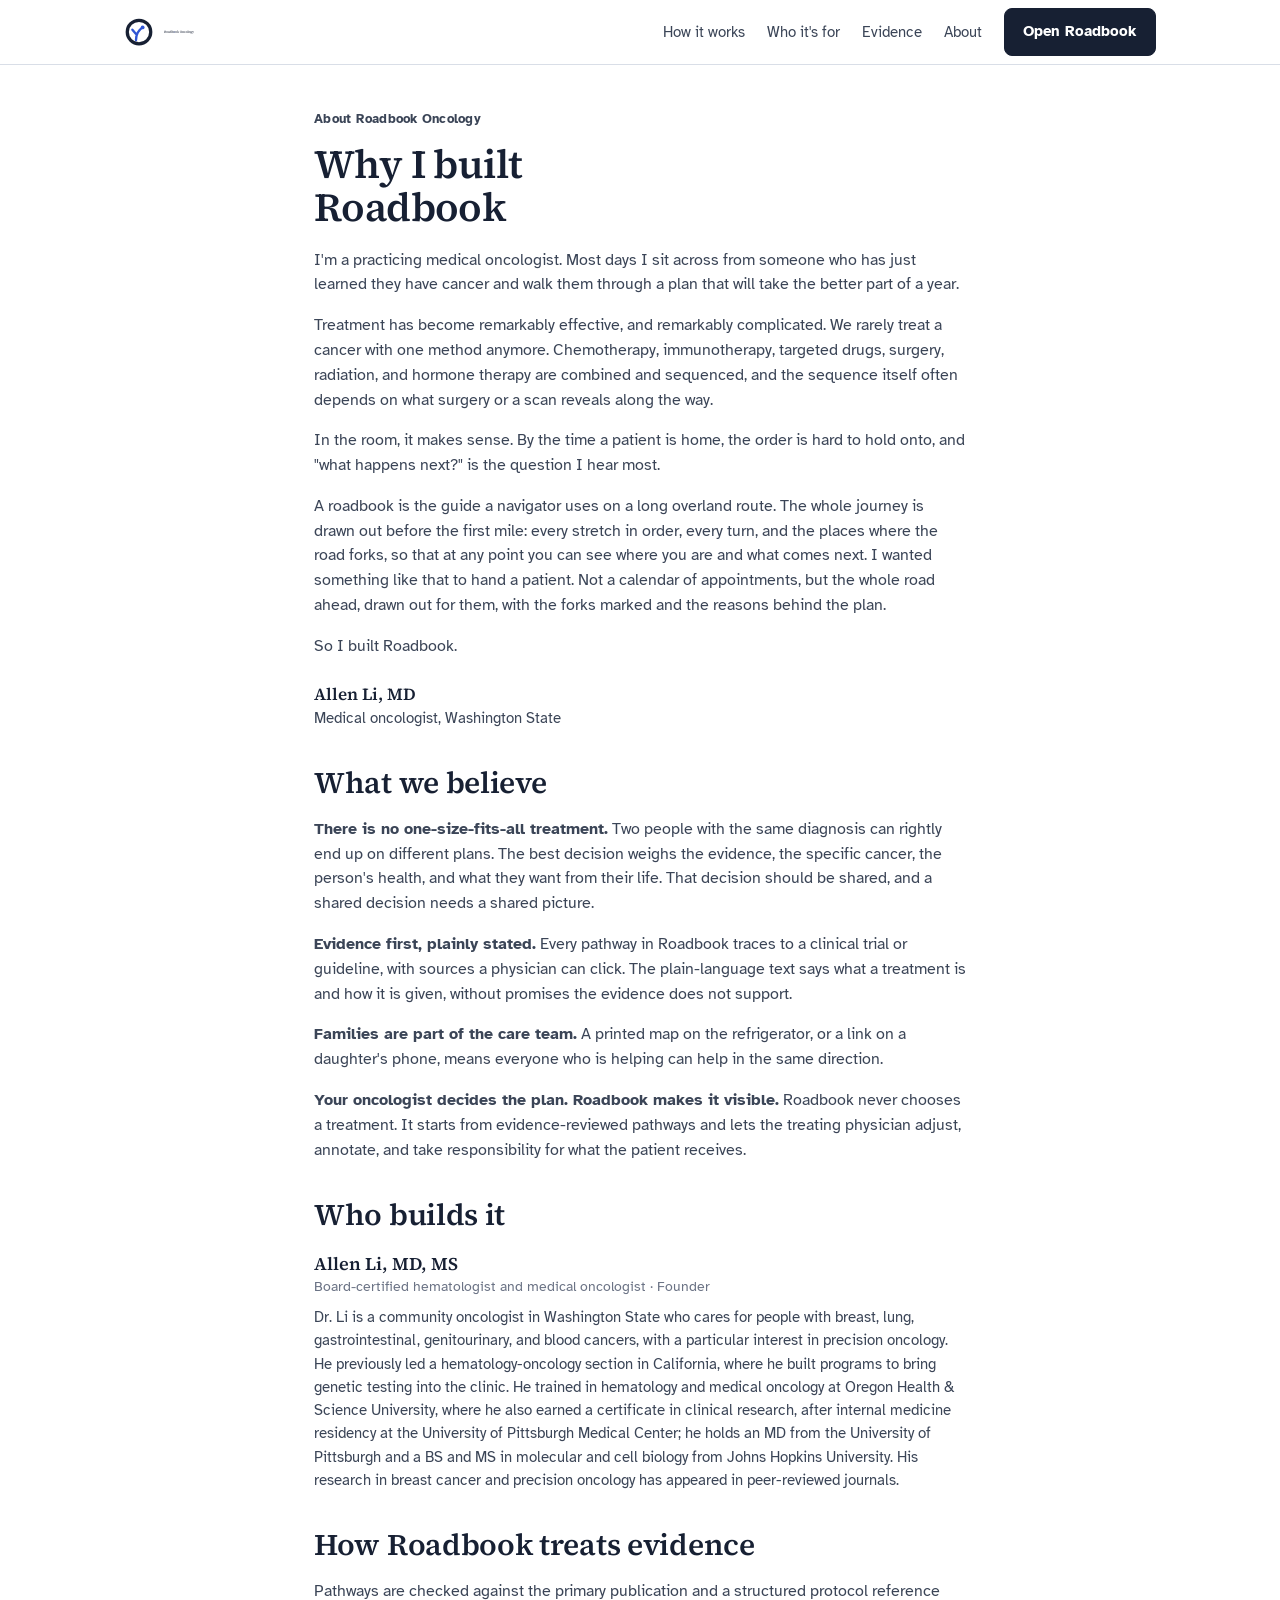
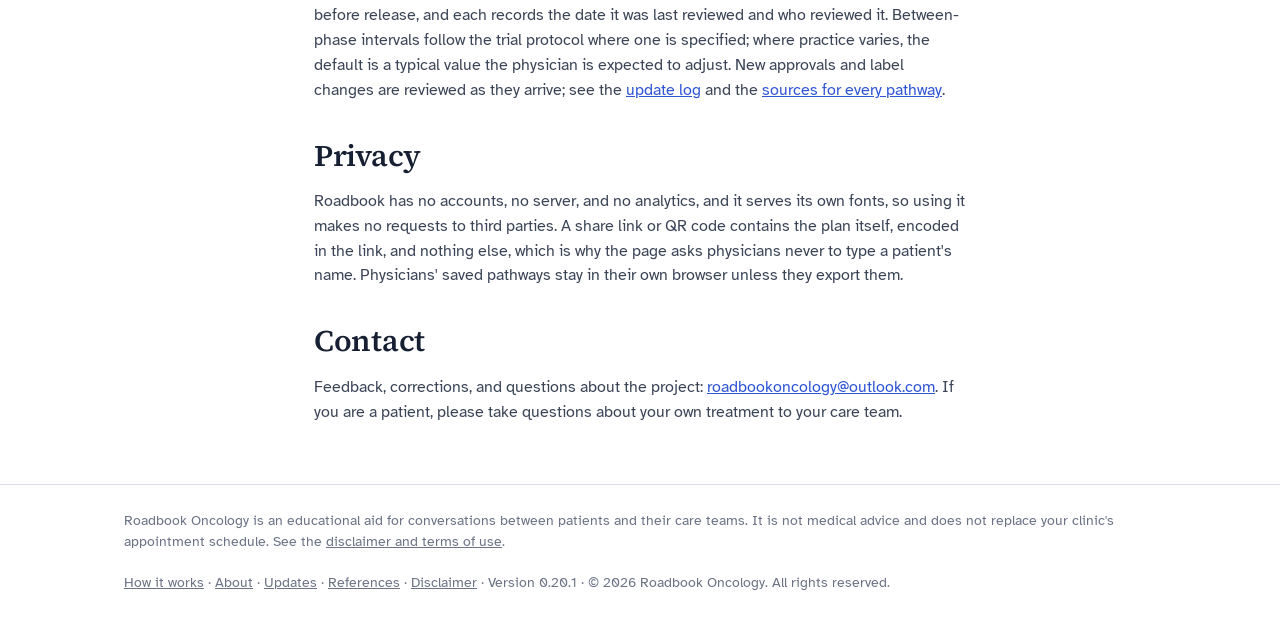
<file: about.html>
<!doctype html>
<html lang="en">
<head>
<meta charset="utf-8">
<meta name="viewport" content="width=device-width, initial-scale=1">
<title>Roadbook Oncology: about</title>
<meta name="description" content="Why Roadbook exists, who builds it, and how it treats evidence.">
<meta property="og:site_name" content="Roadbook Oncology">
<meta property="og:title" content="Roadbook: treatment maps for cancer care">
<meta property="og:description" content="Why Roadbook exists, who builds it, and how it treats evidence.">
<meta property="og:image" content="https://allentheli.github.io/Roadbook/assets/brand/og.png">
<link rel="icon" href="assets/brand/favicon.svg" type="image/svg+xml">
<link rel="icon" href="assets/brand/favicon.ico" sizes="32x32">
<link rel="apple-touch-icon" href="assets/brand/apple-touch-icon.png">
<link rel="stylesheet" href="fonts/fonts.css">
<link rel="stylesheet" href="site.css?v=044">
</head>
<body>
<header class="top"><div class="wrap">
  <a class="logo" href="index.html"><svg class="mark" viewBox="0 0 24 24" aria-hidden="true"><circle cx="12" cy="12" r="9.4" fill="none" stroke="#172033" stroke-width="2.6"></circle><path d="M9.6 18.4 Q9.6 11.8 14.9 8.3 M9.6 13.6 L6.7 10.2" fill="none" stroke="#2F55D4" stroke-width="1.9" stroke-linecap="round" stroke-linejoin="round"></path><circle cx="14.9" cy="8.3" r="1.55" fill="#2F55D4"></circle></svg> <svg class="wordmark full" viewBox="47 63 1920 196" role="img" aria-label="Roadbook Oncology"><g transform="translate(40 40) scale(0.2)"><g fill="#172033"><path d="M344 850L36 850L36 795L171 787L211 787L344 795L344 850M251 850L130 850Q131 799 131 747.5Q131 696 131 644.5Q131 593 131 541L131 541L131 491Q131 440 131 388.5Q131 337 131 285.5Q131 234 130 183L130 183L251 183Q251 235 250.5 287Q250 339 250 392Q250 445 250 501L250 501L250 535Q250 589 250 642Q250 695 250.5 746.5Q251 798 251 850L251 850M594 860L594 860Q539 860 509.5 841Q480 822 468 774L468 774L436 643Q427 604 411.5 583Q396 562 373 553.5Q350 545 313 545L313 545L194 545L194 492L327 492Q380 492 414 475Q448 458 464 428Q480 398 480 360L480 360Q480 299 444 269Q408 239 332 239L332 239L204 239L204 183L346 183Q469 183 535.5 228Q602 273 602 354L602 354Q602 400 575.5 435Q549 470 500 491Q451 512 385 515L385 515L385 521Q424 522 452 529.5Q480 537 500 552Q520 567 533.5 591.5Q547 616 557 652L557 652L604 821L556 786L682 797L682 850Q670 853 656 855Q642 857 627 858.5Q612 860 594 860M163 246L36 238L36 183L176 183L176 246L163 246M990 863L990 863Q924 863 867 833.5Q810 804 776 746Q742 688 742 605L742 605Q742 522 776.5 463.5Q811 405 867.5 374.5Q924 344 990 344L990 344Q1055 344 1112 374Q1169 404 1203.5 461.5Q1238 519 1238 602L1238 602Q1238 685 1203.5 743.5Q1169 802 1112.5 832.5Q1056 863 990 863M990 808L990 808Q1032 808 1061 786Q1090 764 1106 719Q1122 674 1122 605L1122 605Q1122 536 1106 490Q1090 444 1061 421.5Q1032 399 990 399L990 399Q948 399 918.5 421.5Q889 444 874 489Q859 534 859 603L859 603Q859 673 874 718.5Q889 764 918.5 786Q948 808 990 808M1463 865L1463 865Q1406 865 1366 831Q1326 797 1326 734L1326 734Q1326 697 1342 668.5Q1358 640 1395 617.5Q1432 595 1496 577L1496 577Q1524 569 1552 562Q1580 555 1607.5 547Q1635 539 1663 532L1663 532L1663 574Q1628 584 1593.5 595Q1559 606 1524 617L1524 617Q1487 628 1467 643Q1447 658 1439.5 675.5Q1432 693 1432 713L1432 713Q1432 750 1454 770Q1476 790 1513 790L1513 790Q1536 790 1555 781.5Q1574 773 1595.5 757Q1617 741 1646 716L1646 716L1652 772L1615 772Q1596 798 1575.5 819Q1555 840 1528.5 852.5Q1502 865 1463 865M1727 862L1727 862Q1681 862 1654 834Q1627 806 1624 753L1624 753L1621 751L1621 515Q1621 470 1610.5 444Q1600 418 1577.5 407Q1555 396 1520 396L1520 396Q1496 396 1473 400.5Q1450 405 1426 415L1426 415L1469 373L1456 460Q1452 495 1436 511Q1420 527 1395 527L1395 527Q1370 527 1356.5 514Q1343 501 1339 482L1339 482Q1351 419 1407 381.5Q1463 344 1551 344L1551 344Q1607 344 1646.5 361.5Q1686 379 1707 417.5Q1728 456 1728 520L1728 520L1728 742Q1728 769 1738.5 781Q1749 793 1767 793L1767 793Q1779 793 1788.5 789Q1798 785 1806 779L1806 779L1823 814Q1807 836 1783.5 849Q1760 862 1727 862M2078 863L2078 863Q2019 863 1972.5 832.5Q1926 802 1899.5 744.5Q1873 687 1873 607L1873 607Q1873 525 1901 466Q1929 407 1977 375.5Q2025 344 2084 344L2084 344Q2120 344 2146 355Q2172 366 2192 386.5Q2212 407 2230 435L2230 435L2267 435L2262 503Q2223 458 2190.5 436Q2158 414 2119 414L2119 414Q2082 414 2052 434Q2022 454 2004.5 496Q1987 538 1987 604L1987 604Q1987 668 2004 709Q2021 750 2051 770Q2081 790 2119 790L2119 790Q2162 790 2194.5 766.5Q2227 743 2262 696L2262 696L2267 764L2230 764Q2214 793 2194 815.5Q2174 838 2146 850.5Q2118 863 2078 863M2417 850L2245 857L2235 753L2232 751L2232 454L2237 447L2234 212L2150 197L2150 154L2313 118L2342 122L2340 252L2340 788L2417 802L2417 850M2653 858L2484 850L2484 802L2559 788Q2559 763 2559 736.5Q2559 710 2559.5 684Q2560 658 2560 635L2560 635L2560 212L2477 197L2477 154L2639 118L2668 122L2666 252L2663 447L2667 453L2667 757L2665 758L2653 858M2819 863L2819 863Q2782 863 2754.5 851.5Q2727 840 2705.5 817Q2684 794 2665 761L2665 761L2628 761L2633 695Q2671 744 2706.5 768.5Q2742 793 2784 793L2784 793Q2821 793 2850 773Q2879 753 2896 711.5Q2913 670 2913 606L2913 606Q2913 510 2877.5 463.5Q2842 417 2787 417L2787 417Q2760 417 2735.5 428Q2711 439 2686 460.5Q2661 482 2632 514L2632 514L2627 447L2667 447Q2687 414 2710 391.5Q2733 369 2761.5 356.5Q2790 344 2828 344L2828 344Q2884 344 2929.5 373.5Q2975 403 3001.5 460.5Q3028 518 3028 601L3028 601Q3028 682 3000.5 741Q2973 800 2925.5 831.5Q2878 863 2819 863" fill="#172033"/><path d="M3363 863L3363 863Q3297 863 3240 833.5Q3183 804 3149 746Q3115 688 3115 605L3115 605Q3115 522 3149.5 463.5Q3184 405 3240.5 374.5Q3297 344 3363 344L3363 344Q3428 344 3485 374Q3542 404 3576.5 461.5Q3611 519 3611 602L3611 602Q3611 685 3576.5 743.5Q3542 802 3485.5 832.5Q3429 863 3363 863M3363 808L3363 808Q3405 808 3434 786Q3463 764 3479 719Q3495 674 3495 605L3495 605Q3495 536 3479 490Q3463 444 3434 421.5Q3405 399 3363 399L3363 399Q3321 399 3291.5 421.5Q3262 444 3247 489Q3232 534 3232 603L3232 603Q3232 673 3247 718.5Q3262 764 3291.5 786Q3321 808 3363 808" fill="#172033"/><path d="M3947 863L3947 863Q3881 863 3824 833.5Q3767 804 3733 746Q3699 688 3699 605L3699 605Q3699 522 3733.5 463.5Q3768 405 3824.5 374.5Q3881 344 3947 344L3947 344Q4012 344 4069 374Q4126 404 4160.5 461.5Q4195 519 4195 602L4195 602Q4195 685 4160.5 743.5Q4126 802 4069.5 832.5Q4013 863 3947 863M3947 808L3947 808Q3989 808 4018 786Q4047 764 4063 719Q4079 674 4079 605L4079 605Q4079 536 4063 490Q4047 444 4018 421.5Q3989 399 3947 399L3947 399Q3905 399 3875.5 421.5Q3846 444 3831 489Q3816 534 3816 603L3816 603Q3816 673 3831 718.5Q3846 764 3875.5 786Q3905 808 3947 808" fill="#172033"/><path d="M4537 850L4274 850L4274 799L4385 789L4425 789L4537 799L4537 850M4461 850L4350 850Q4351 825 4351 798Q4351 771 4351.5 743.5Q4352 716 4352 688.5Q4352 661 4352 635L4352 635L4352 212L4269 197L4269 154L4432 118L4461 122L4459 252L4459 634Q4459 661 4459 688Q4459 715 4459.5 743Q4460 771 4460 798Q4460 825 4461 850L4461 850M4781 358L4410 706L4410 627L4444 627L4572 487L4701 358L4781 358M4834 850L4673 850L4516 578L4588 507L4764 791L4834 801L4834 850M4667 422L4558 406L4558 357L4812 357L4812 406L4691 419L4667 422" fill="#172033"/></g><path d="M3322.7 778.0 Q3322.7 635.0 3410.1 515.2 M3322.7 665.0 L3276.7 581.1" fill="none" stroke="#2F55D4" stroke-width="46" stroke-linecap="round" stroke-linejoin="round"></path><circle cx="3410.1" cy="515.2" r="40" fill="#2F55D4"></circle><path d="M5445 866L5445 866Q5379 866 5320 843Q5261 820 5216 775.5Q5171 731 5146 666Q5121 601 5121 518L5121 518Q5121 436 5146.5 371Q5172 306 5216.5 260.5Q5261 215 5320 191Q5379 167 5445 167L5445 167Q5511 167 5569.5 190Q5628 213 5673 257.5Q5718 302 5743.5 366Q5769 430 5769 514L5769 514Q5769 596 5743.5 661Q5718 726 5673.5 772Q5629 818 5570 842Q5511 866 5445 866M5445 807L5445 807Q5496 807 5532.5 784Q5569 761 5593.5 721Q5618 681 5629.5 628.5Q5641 576 5641 516L5641 516Q5641 457 5629.5 404.5Q5618 352 5593.5 312Q5569 272 5532.5 249Q5496 226 5445 226L5445 226Q5395 226 5358 249Q5321 272 5296.5 312Q5272 352 5260 404Q5248 456 5248 516L5248 516Q5248 575 5260 628Q5272 681 5296.5 721Q5321 761 5358 784Q5395 807 5445 807M6108 850L5855 850L5855 799L5965 789L6005 789L6108 799L6108 850M6040 850L5929 850Q5929 820 5929.5 783Q5930 746 5930 707Q5930 668 5930 635L5930 635L5930 582Q5930 556 5930 535Q5930 514 5929.5 494Q5929 474 5929 453L5929 453L5849 449L5849 403L5991 350L6020 355L6034 463L6038 464L6038 635Q6038 668 6038.5 707Q6039 746 6039 783Q6039 820 6040 850L6040 850M6435 850L6182 850L6182 799L6288 789L6328 789L6435 799L6435 850M6363 850L6252 850Q6253 820 6253 783Q6253 746 6253.5 707.5Q6254 669 6254 635L6254 635L6254 537Q6254 478 6234.5 454Q6215 430 6172 430L6172 430Q6147 430 6122.5 437.5Q6098 445 6072.5 459.5Q6047 474 6021 496L6021 496L6015 448L6042 448Q6063 418 6089.5 394.5Q6116 371 6148.5 357.5Q6181 344 6218 344L6218 344Q6289 344 6325.5 387.5Q6362 431 6362 519L6362 519L6362 635Q6362 669 6362 707.5Q6362 746 6362.5 783Q6363 820 6363 850L6363 850M6750 863L6750 863Q6675 863 6620 832Q6565 801 6535.5 744Q6506 687 6506 609L6506 609Q6506 529 6538.5 469.5Q6571 410 6627.5 377Q6684 344 6753 344L6753 344Q6809 344 6850.5 361Q6892 378 6917.5 406Q6943 434 6951 467L6951 467Q6947 491 6934 504.5Q6921 518 6896 518L6896 518Q6869 518 6854 501.5Q6839 485 6833 458L6833 458L6809 369L6871 420Q6849 409 6824 402.5Q6799 396 6768 396L6768 396Q6725 396 6691 419.5Q6657 443 6638.5 487.5Q6620 532 6620 596L6620 596Q6620 660 6640 702.5Q6660 745 6695.5 766Q6731 787 6777 787L6777 787Q6808 787 6832.5 778.5Q6857 770 6877.5 755Q6898 740 6915 720L6915 720L6952 753Q6933 783 6907 808Q6881 833 6843 848Q6805 863 6750 863M7278 863L7278 863Q7212 863 7155 833.5Q7098 804 7064 746Q7030 688 7030 605L7030 605Q7030 522 7064.5 463.5Q7099 405 7155.5 374.5Q7212 344 7278 344L7278 344Q7343 344 7400 374Q7457 404 7491.5 461.5Q7526 519 7526 602L7526 602Q7526 685 7491.5 743.5Q7457 802 7400.5 832.5Q7344 863 7278 863M7278 808L7278 808Q7320 808 7349 786Q7378 764 7394 719Q7410 674 7410 605L7410 605Q7410 536 7394 490Q7378 444 7349 421.5Q7320 399 7278 399L7278 399Q7236 399 7206.5 421.5Q7177 444 7162 489Q7147 534 7147 603L7147 603Q7147 673 7162 718.5Q7177 764 7206.5 786Q7236 808 7278 808M7869 850L7605 850L7605 799L7716 789L7756 789L7869 799L7869 850M7792 850L7681 850Q7682 814 7682 778Q7682 742 7682.5 706Q7683 670 7683 635L7683 635L7683 212L7600 197L7600 154L7763 118L7792 122L7790 252L7790 635Q7790 670 7790.5 706Q7791 742 7791 778Q7791 814 7792 850L7792 850M8195 863L8195 863Q8129 863 8072 833.5Q8015 804 7981 746Q7947 688 7947 605L7947 605Q7947 522 7981.5 463.5Q8016 405 8072.5 374.5Q8129 344 8195 344L8195 344Q8260 344 8317 374Q8374 404 8408.5 461.5Q8443 519 8443 602L8443 602Q8443 685 8408.5 743.5Q8374 802 8317.5 832.5Q8261 863 8195 863M8195 808L8195 808Q8237 808 8266 786Q8295 764 8311 719Q8327 674 8327 605L8327 605Q8327 536 8311 490Q8295 444 8266 421.5Q8237 399 8195 399L8195 399Q8153 399 8123.5 421.5Q8094 444 8079 489Q8064 534 8064 603L8064 603Q8064 673 8079 718.5Q8094 764 8123.5 786Q8153 808 8195 808M8735 1085L8735 1085Q8664 1085 8615.5 1069Q8567 1053 8542.5 1025.5Q8518 998 8518 963L8518 963Q8518 934 8533 912Q8548 890 8579.5 873Q8611 856 8661 843L8661 843L8668 850Q8651 863 8639 878Q8627 893 8621 909.5Q8615 926 8615 945L8615 945Q8615 970 8629.5 989.5Q8644 1009 8673.5 1020Q8703 1031 8750 1031L8750 1031Q8805 1031 8842 1017.5Q8879 1004 8898 981.5Q8917 959 8917 933L8917 933Q8917 901 8894.5 881.5Q8872 862 8824 862L8824 862L8695 862Q8678 862 8662 861.5Q8646 861 8631 860L8631 860L8631 841Q8592 834 8568.5 816Q8545 798 8545 763L8545 763Q8545 731 8568 708Q8591 685 8634 664L8634 664L8634 640L8684 648Q8660 669 8648.5 685Q8637 701 8637 721L8637 721Q8637 745 8654 757.5Q8671 770 8710 770L8710 770L8837 770Q8897 770 8935.5 787Q8974 804 8992.5 834Q9011 864 9011 904L9011 904Q9011 941 8991 973.5Q8971 1006 8934 1031Q8897 1056 8846.5 1070.5Q8796 1085 8735 1085M8739 678L8739 678Q8680 678 8635 658.5Q8590 639 8565 601.5Q8540 564 8540 512L8540 512Q8540 461 8565 423Q8590 385 8635 364.5Q8680 344 8739 344L8739 344Q8780 344 8811 353.5Q8842 363 8864.5 379.5Q8887 396 8900 417L8900 417L8909 418Q8923 436 8930.5 458.5Q8938 481 8938 510L8938 510Q8938 561 8913 599Q8888 637 8843.5 657.5Q8799 678 8739 678M8739 629L8739 629Q8769 629 8790.5 614.5Q8812 600 8823.5 573Q8835 546 8835 510L8835 510Q8835 474 8824 447.5Q8813 421 8791.5 407Q8770 393 8740 393L8740 393Q8711 393 8689 407.5Q8667 422 8655.5 448.5Q8644 475 8644 511L8644 511Q8644 547 8655.5 573.5Q8667 600 8688 614.5Q8709 629 8739 629M9025 437L8872 437L8872 406L8898 406L8991 339L9025 344L9025 437M9165 1092L9165 1092Q9134 1092 9111 1083Q9088 1074 9074.5 1058.5Q9061 1043 9058 1025L9058 1025Q9064 1002 9082.5 989Q9101 976 9129 976L9129 976Q9154 976 9173 986.5Q9192 997 9210 1018L9210 1018L9237 1050L9206 1057L9212 1047Q9239 1029 9260.5 1004.5Q9282 980 9300 948.5Q9318 917 9333 880L9333 880L9351 835L9367 831L9445 573L9521 357L9591 357L9394 860Q9363 939 9330.5 990Q9298 1041 9258 1066.5Q9218 1092 9165 1092M9399 796L9331 923L9104 357L9227 357L9377 786L9399 796M9166 417L9065 405L9065 357L9334 357L9334 405L9218 417L9166 417M9517 417L9417 405L9417 357L9630 357L9630 405L9546 417L9517 417" fill="#172033"/></g></svg></a>
  <div class="nav-wrap">
    <input type="checkbox" id="navtoggle" class="navcb" aria-label="Show menu">
    <label class="navtoggle" for="navtoggle"><span></span><span></span><span></span></label>
  <nav class="main"><a href="how-it-works.html">How it works</a><a href="index.html#who">Who it's for</a><a href="index.html#evidence">Evidence</a><a href="about.html">About</a><a class="btn" href="app.html" style="color:#fff">Open Roadbook</a></nav>
  </div>
</div></header>

<section style="border-top:0"><div class="wrap prose">
  <p class="eyebrow">About Roadbook Oncology</p>
  <h1 class="display" style="font-size:40px">Why I built Roadbook</h1>
  <p>I'm a practicing medical oncologist. Most days I sit across from someone who has just learned they have cancer and walk them through a plan that will take the better part of a year.</p>
  <p>Treatment has become remarkably effective, and remarkably complicated. We rarely treat a cancer with one method anymore. Chemotherapy, immunotherapy, targeted drugs, surgery, radiation, and hormone therapy are combined and sequenced, and the sequence itself often depends on what surgery or a scan reveals along the way.</p>
  <p>In the room, it makes sense. By the time a patient is home, the order is hard to hold onto, and "what happens next?" is the question I hear most.</p>
  <p>A roadbook is the guide a navigator uses on a long overland route. The whole journey is drawn out before the first mile: every stretch in order, every turn, and the places where the road forks, so that at any point you can see where you are and what comes next. I wanted something like that to hand a patient. Not a calendar of appointments, but the whole road ahead, drawn out for them, with the forks marked and the reasons behind the plan.</p>
  <p>So I built Roadbook.</p>
  <p class="sig"><b>Allen Li, MD</b><br>Medical oncologist, Washington State</p>

  <h2>What we believe</h2>
  <p><b>There is no one-size-fits-all treatment.</b> Two people with the same diagnosis can rightly end up on different plans. The best decision weighs the evidence, the specific cancer, the person's health, and what they want from their life. That decision should be shared, and a shared decision needs a shared picture.</p>
  <p><b>Evidence first, plainly stated.</b> Every pathway in Roadbook traces to a clinical trial or guideline, with sources a physician can click. The plain-language text says what a treatment is and how it is given, without promises the evidence does not support.</p>
  <p><b>Families are part of the care team.</b> A printed map on the refrigerator, or a link on a daughter's phone, means everyone who is helping can help in the same direction.</p>
  <p><b>Your oncologist decides the plan. Roadbook makes it visible.</b> Roadbook never chooses a treatment. It starts from evidence-reviewed pathways and lets the treating physician adjust, annotate, and take responsibility for what the patient receives.</p>

  <h2>Who builds it</h2>
  <div class="team">
    <div class="person">
      <!-- Photo: optional, hidden for now.
      <div class="ph">[photo, optional]</div>
      -->
      <div><b>Allen Li, MD, MS</b><div class="role">Board-certified hematologist and medical oncologist · Founder</div>
        <p>Dr. Li is a community oncologist in Washington State who cares for people with breast, lung, gastrointestinal, genitourinary, and blood cancers, with a particular interest in precision oncology. He previously led a hematology-oncology section in California, where he built programs to bring genetic testing into the clinic. He trained in hematology and medical oncology at Oregon Health &amp; Science University, where he also earned a certificate in clinical research, after internal medicine residency at the University of Pittsburgh Medical Center; he holds an MD from the University of Pittsburgh and a BS and MS in molecular and cell biology from Johns Hopkins University. His research in breast cancer and precision oncology has appeared in peer-reviewed journals.</p></div>
    </div>
    <!-- Collaborators: hidden until the first collaborator joins. Restore this block then.
    <div class="person">
      <div class="ph">[photo]</div>
      <div><b>[Collaborator name]</b><div class="role">[Role, e.g. resident physician · pathway review]</div>
        <p>[One or two sentences.]</p></div>
    </div>
    -->
  </div>
  <!-- Editor note, hidden with the placeholders above:
  <div class="placeholder" style="margin-top:22px">Still needed: an optional photo, collaborators as they join, and a contact line below. The founder story above is a draft in your voice — edit freely.</div>
  -->

  <h2>How Roadbook treats evidence</h2>
  <p>Pathways are checked against the primary publication and a structured protocol reference before release, and each records the date it was last reviewed and who reviewed it. Between-phase intervals follow the trial protocol where one is specified; where practice varies, the default is a typical value the physician is expected to adjust. New approvals and label changes are reviewed as they arrive; see the <a href="updates.html">update log</a> and the <a href="references.html">sources for every pathway</a>.</p>
  <h2>Privacy</h2>
  <p>Roadbook has no accounts, no server, and no analytics, and it serves its own fonts, so using it makes no requests to third parties. A share link or QR code contains the plan itself, encoded in the link, and nothing else, which is why the page asks physicians never to type a patient's name. Physicians' saved pathways stay in their own browser unless they export them.</p>
  <h2>Contact</h2>
  <p>Feedback, corrections, and questions about the project: <a href="mailto:roadbookoncology@outlook.com">roadbookoncology@outlook.com</a>. If you are a patient, please take questions about your own treatment to your care team.</p>
</div></section>

<footer><div class="wrap">
  <div>Roadbook Oncology is an educational aid for conversations between patients and their care teams. It is not medical advice and does not replace your clinic's appointment schedule. See the <a href="disclaimer.html">disclaimer and terms of use</a>.</div>
  <div><a href="how-it-works.html">How it works</a> · <a href="about.html">About</a> · <a href="updates.html">Updates</a> · <a href="references.html">References</a> · <a href="disclaimer.html">Disclaimer</a> · <span id="ver"></span> · &copy; 2026 Roadbook Oncology. All rights reserved.</div>
</div></footer>
<script src="regimens.js?v=0.20.1"></script>
<script>document.getElementById('ver').textContent = 'Version ' + APP_VERSION;</script>

</body></html>
</file>
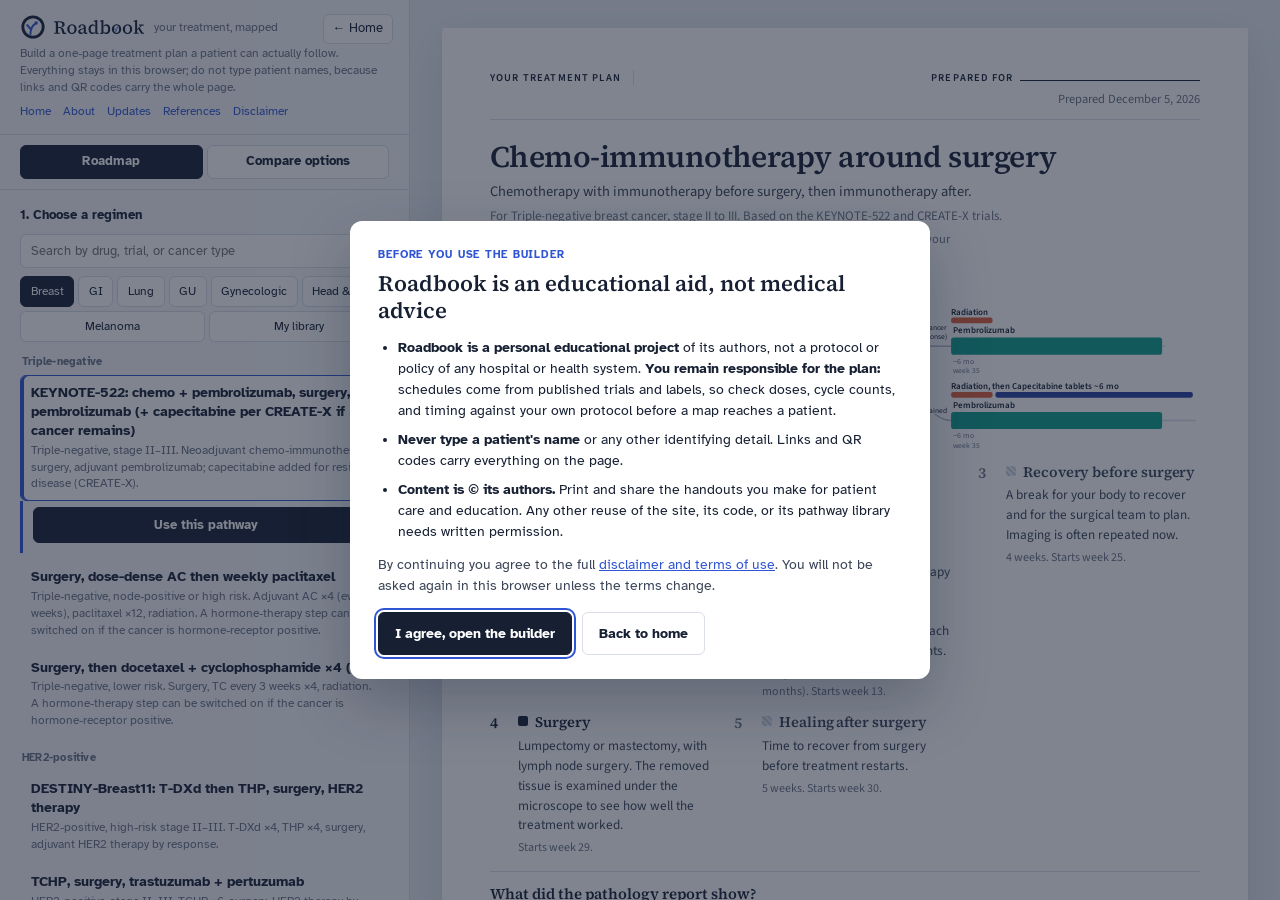
<file: app.html>
<!doctype html>
<html lang="en">
<head>
<meta charset="utf-8">
<meta name="viewport" content="width=device-width, initial-scale=1">
<title>Roadbook</title>
<meta name="description" content="Roadbook: build a one-page treatment plan a patient can follow. Choose an evidence-reviewed pathway, adjust the steps, and print or share the map.">
<meta property="og:site_name" content="Roadbook Oncology">
<meta property="og:title" content="Roadbook: treatment maps for cancer care">
<meta property="og:description" content="Roadbook: build a one-page treatment plan a patient can follow. Choose an evidence-reviewed pathway, adjust the steps, and print or share the map.">
<meta property="og:image" content="https://allentheli.github.io/Roadbook/assets/brand/og.png">
<link rel="icon" href="assets/brand/favicon.svg" type="image/svg+xml">
<link rel="icon" href="assets/brand/favicon.ico" sizes="32x32">
<link rel="apple-touch-icon" href="assets/brand/apple-touch-icon.png">
<link rel="stylesheet" href="fonts/fonts.css">
<style>
:root{
  --ink:#172033; --ink-2:#3B4557; --muted:#6B7385; --line:#D9DEE7; --line-2:#EEF1F5;
  --paper:#FFFFFF; --app:#E9ECF1; --panel:#F7F8FA; --accent:#2F55D4;
  --chemo:#3457D5; --io:#0E9F8E; --targeted:#7A4FD6; --endocrine:#C48A16; --radiation:#E0603C;
  --surgery:#172033; --rest:#CBD3DD; --watch:#4C9A5B;
  --serif:'Source Serif 4', Georgia, 'Times New Roman', serif;
  --sans:'Atkinson Hyperlegible', 'Segoe UI', Roboto, Helvetica, Arial, sans-serif;
  --doc:'Source Sans 3', 'Atkinson Hyperlegible', 'Segoe UI', Roboto, Helvetica, Arial, sans-serif;
}
*{box-sizing:border-box}
html,body{margin:0;height:100%}
body{font-family:var(--sans);color:var(--ink);background:var(--app);font-size:14px;line-height:1.4;-webkit-font-smoothing:antialiased}
button,input,select,textarea{font:inherit;color:inherit}
button{cursor:pointer}
:focus-visible{outline:2px solid var(--accent);outline-offset:2px}
[hidden]{display:none!important}

/* ---------- app frame ---------- */
.app{display:grid;grid-template-columns:410px 1fr;height:100vh}
.sidebar{background:var(--panel);border-right:1px solid var(--line);overflow-y:auto;overscroll-behavior:contain}
.brand{padding:14px 20px 14px;border-bottom:1px solid var(--line);position:relative}
.brand .home{position:absolute;right:16px;top:14px;font-size:12.5px;color:var(--ink);text-decoration:none;border:1px solid var(--line);background:#fff;border-radius:6px;padding:5px 9px}
.brand .home:hover{border-color:var(--ink-2)}
.brand h1{padding-right:70px}
#sec-regimen h2{display:flex;align-items:center;gap:8px}
#sec-regimen h2 .chosen-name{flex:1;min-width:0;font-weight:400;color:var(--muted);font-size:12px;white-space:nowrap;overflow:hidden;text-overflow:ellipsis;display:none}
#sec-regimen h2 .ibtn.wide{width:auto;padding:0 9px;font-size:12px;display:none;margin-left:auto}
#sec-regimen.collapsed h2 .chosen-name,#sec-regimen.collapsed h2 .ibtn.wide{display:inline-flex}
#sec-regimen.collapsed h2{margin-bottom:0}
#sec-regimen.collapsed .sec-body{display:none}
.picker-foot{display:flex;align-items:center;gap:10px;margin-top:10px;padding-top:10px;border-top:1px solid var(--line)}
.picker-foot .hint{flex:1;margin:0;font-size:11.5px}
#sec-regimen.collapsed{padding-top:12px;padding-bottom:12px}
.brand h1{font:600 19px/1.2 var(--serif);margin:0;letter-spacing:-.01em;display:flex;align-items:center;gap:8px;flex-wrap:wrap}
.brand h1 svg.mark{width:26px;height:26px;flex:none}
.brand h1 svg.wordmark{height:.747em;width:auto;flex:none}
.brand nav{margin-top:8px;display:flex;gap:12px;font-size:12px}
.brand nav a{color:var(--accent);text-decoration:none}
.brand nav a:hover{text-decoration:underline}
.reggrp{font-size:11px;font-weight:700;color:var(--muted);margin:10px 2px 4px;letter-spacing:.02em}
.reggrp:first-child{margin-top:2px}
.refs{list-style:none;margin:6px 0 0;padding:0;font-size:12px;line-height:1.45}
.refs li{padding:2px 0}
.refs a{color:var(--accent);text-decoration:none}
.refs a:hover{text-decoration:underline}
.brand h1 small{font:400 12px/1 var(--sans);color:var(--muted);margin-left:2px;letter-spacing:0}
.wm{display:inline-block;line-height:1}
.wm svg{height:.747em;width:auto;display:inline-block;vertical-align:baseline}
.brand p{margin:5px 0 0;font-size:12px;color:var(--muted);line-height:1.4}
.viewtabs{display:flex;gap:4px;padding:10px 20px;border-bottom:1px solid var(--line)}
.viewtabs button{flex:1;padding:7px 4px;border:1px solid var(--line);background:#fff;border-radius:6px;font-size:12.5px;font-weight:600}
.viewtabs button.on{background:var(--ink);color:#fff;border-color:var(--ink)}
body.compare .roadonly{display:none}
body:not(.compare) .componly{display:none}
.sec{padding:16px 20px;border-bottom:1px solid var(--line)}
.sec>h2{font-size:13px;font-weight:700;margin:0 0 10px;color:var(--ink)}
.sec>h2 small{font-weight:400;color:var(--muted);margin-left:6px;font-size:12px}
.tabs{display:flex;flex-wrap:wrap;gap:4px;margin-bottom:10px}
.tab{flex:1 1 auto;padding:6px 8px;border:1px solid var(--line);background:#fff;border-radius:6px;font-size:12px;white-space:nowrap}
.tab.on{background:var(--ink);color:#fff;border-color:var(--ink)}
.reglist{display:flex;flex-direction:column;gap:2px}
.reg{text-align:left;padding:8px 10px;border:1px solid transparent;border-radius:6px;background:transparent;display:block;width:100%}
.reg:hover{background:#fff;border-color:var(--line)}
.reg.on{background:#fff;border-color:var(--accent);box-shadow:inset 3px 0 0 var(--accent)}
.pickconfirm{padding:6px 10px 10px;margin:-2px 0 4px;border-left:3px solid var(--accent)}
.pickconfirm .btn{width:100%;padding:8px 10px;font-size:13px}
.reg b{display:block;font-size:13.5px}
.reg span{display:block;font-size:12px;color:var(--muted);margin-top:1px}
.reg.blank{border:1px dashed var(--line);margin-top:6px}
.reg.blank:hover{border-style:solid;background:#fff}
.empty{font-size:12.5px;color:var(--muted);padding:8px 2px;line-height:1.45}

/* ---------- step editor ---------- */
.node{border:1px solid var(--line);border-radius:8px;background:#fff;margin-bottom:6px}
.node.off{opacity:.55}
.node.conc{margin-left:14px}
.node-h{display:flex;align-items:center;gap:8px;padding:8px 10px;cursor:pointer;user-select:none}
.node-h .sw{width:10px;height:10px;border-radius:2px;flex:none;background:var(--c1)}
.node-h .sw.two{background:linear-gradient(180deg,var(--c1) 50%,var(--c2) 50%)}
.node-h .sw.rest{background:repeating-linear-gradient(45deg,#E9EDF2 0 2px,#C9D1DC 2px 4px)}
.node-h .sw.dec{width:9px;height:9px;transform:rotate(45deg);border:1.5px solid var(--ink);background:#fff;border-radius:1px}
.node-h .nm{flex:1;font-size:13px;font-weight:600;min-width:0;white-space:nowrap;overflow:hidden;text-overflow:ellipsis}
.node-h .sm{font-size:11.5px;color:var(--muted);white-space:nowrap}
.node-h .mv{display:flex;gap:2px;flex:none}
.node-h .mv .ibtn{width:20px;height:20px;font-size:11px}
.node-h .mv .ibtn:disabled{opacity:.25}
.node-h .car{font-size:10px;color:var(--muted);transition:transform .15s}
.modhint{margin:7px 0 0;font-size:11.5px;line-height:1.5;color:var(--ink-2);background:#FFF8E6;border:1px solid #EBD9A6;border-radius:6px;padding:7px 9px}
.lbtn{background:none;border:0;padding:0;font:inherit;color:var(--accent);text-decoration:underline;cursor:pointer}
.node.open .node-h .car{transform:rotate(90deg)}
.node-b{padding:2px 10px 10px;border-top:1px solid var(--line-2);display:none}
.node.open .node-b{display:block}
.f{display:flex;flex-direction:column;gap:3px;margin-top:8px;min-width:0}
.f label{font-size:11.5px;color:var(--muted)}
.f input[type=text],.f input[type=number],.f input[type=date],.f select,.f textarea{width:100%;padding:6px 8px;border:1px solid var(--line);border-radius:6px;background:#fff;font-size:13px}
.f textarea{min-height:58px;resize:vertical;line-height:1.35}
.row{display:grid;grid-template-columns:1fr 1fr;gap:8px}
.row3{display:grid;grid-template-columns:1fr 1fr 1fr;gap:8px}
.chk{display:flex;align-items:center;gap:6px;font-size:12.5px;margin-top:8px}
.chk input{margin:0}
.mods{display:flex;flex-wrap:wrap;gap:4px;margin-top:4px}
.mod{font-size:11.5px;padding:3px 8px;border:1px solid var(--line);border-radius:999px;background:#fff;display:inline-flex;align-items:center;gap:5px}
.mod i{width:8px;height:8px;border-radius:2px;background:var(--c)}
.mod.on{border-color:var(--ink);background:var(--ink);color:#fff}
.ibtn{border:1px solid var(--line);background:#fff;border-radius:6px;width:28px;height:26px;font-size:12px;color:var(--ink-2);display:inline-flex;align-items:center;justify-content:center;padding:0}
.ibtn:hover{border-color:var(--ink-2)}
.node-acts{display:flex;gap:4px;justify-content:flex-end;margin-top:10px}
.add{display:flex;gap:4px;flex-wrap:wrap;margin-top:2px}
.add button{font-size:12px;padding:5px 8px;border:1px dashed var(--line);background:transparent;border-radius:6px;color:var(--ink-2)}
.add button:hover{border-style:solid;background:#fff}
.branch-ed{margin-top:10px;padding:8px 0 4px 10px;border-left:3px solid var(--line)}
.branch-ed>.f:first-child{margin-top:0}
.branch-ed h5{margin:0 0 4px;font-size:12px;color:var(--ink-2)}
.radios{display:flex;flex-wrap:wrap;gap:4px 12px;margin-top:6px}
.radios label{display:flex;align-items:center;gap:5px;font-size:12.5px}
.btn{padding:8px 12px;border-radius:6px;border:1px solid var(--ink);background:var(--ink);color:#fff;font-size:13px;font-weight:600}
#gate{position:fixed;inset:0;z-index:1000;background:rgba(23,32,51,.55);display:flex;align-items:center;justify-content:center;padding:20px;overflow:auto}
#gate[hidden]{display:none}
body.gated{overflow:hidden}
.gate-card{background:#fff;max-width:580px;width:100%;border-radius:12px;padding:26px 28px 24px;box-shadow:0 24px 60px rgba(23,32,51,.28);font-size:14px;line-height:1.5}
.gate-k{display:block;font-size:11px;font-weight:700;letter-spacing:.08em;text-transform:uppercase;color:var(--accent);margin-bottom:6px}
.gate-card h2{font:600 22px/1.25 var(--serif);margin:0 0 12px;color:var(--ink)}
.gate-card ul{margin:0 0 12px;padding-left:20px}
.gate-card li{margin:0 0 8px}
.gate-card p{margin:0 0 16px;color:var(--ink-2)}
.gate-card a{color:var(--accent)}
.gate-actions{display:flex;gap:10px;flex-wrap:wrap;align-items:center}
.gate-actions .btn{padding:10px 16px;font-size:14px;text-decoration:none}
@media (max-width:600px){.gate-card{padding:20px 18px}.gate-card h2{font-size:19px}}
.btn:hover{background:#0f1626}
.btn.sec{background:#fff;color:var(--ink);border-color:var(--line)}
.btn.sec:hover{background:#fff;border-color:var(--ink-2)}
.btn.danger{background:#fff;color:#B42318;border-color:var(--line)}
.btns{display:flex;gap:6px;flex-wrap:wrap;margin-top:10px}
.hint{font-size:11.5px;color:var(--muted);margin:8px 0 0;line-height:1.45}
.fitnote{color:#8a4b00;font-weight:600}
.tb-r .fitnote{font-size:12px;margin-right:8px;align-self:center}
.reaspanel{border:1px solid var(--line);border-left:4px solid var(--ink);border-radius:8px;padding:10px 12px 11px;background:#faf9f6}
.reaspanel .rp-title{font-weight:700;color:var(--ink);font-size:12.5px}
.qr-side{margin-top:10px;display:flex;gap:12px;align-items:center}
.qr-side svg{width:96px;height:96px;flex:none;border:1px solid var(--line);padding:4px;background:#fff;border-radius:4px}
.linkbox{display:flex;gap:6px;margin-top:8px}
.linkbox input{flex:1;padding:6px 8px;border:1px solid var(--line);border-radius:6px;font-size:12px;background:#fff;min-width:0}
.toast{position:fixed;left:50%;bottom:22px;transform:translateX(-50%);background:var(--ink);color:#fff;padding:9px 14px;border-radius:8px;font-size:13px;opacity:0;pointer-events:none;transition:opacity .2s;z-index:50}
.toast.show{opacity:1}

/* ---------- top bar (patient / preview mode) ---------- */
.topbar{display:none;align-items:center;justify-content:space-between;gap:12px;padding:10px 20px;background:#fff;border-bottom:1px solid var(--line);position:sticky;top:0;z-index:5}
.topbar span{font-size:12.5px;color:var(--muted)}
.topbar .tb-r{display:flex;gap:8px}
body.patient .sidebar{display:none}
body.patient .app{grid-template-columns:1fr;height:auto}
body.patient .topbar{display:flex}
body.patient .main{padding:24px 20px 60px}

/* ---------- the patient sheet ---------- */
.main{overflow:auto;padding:28px 32px 60px}
.sheet{font-family:var(--doc);font-size:14px;line-height:1.5;font-variant-numeric:tabular-nums;text-rendering:optimizeLegibility;background:var(--paper);max-width:1056px;margin:0 auto;padding:40px 48px 32px;box-shadow:0 1px 2px rgba(23,32,51,.06),0 14px 44px rgba(23,32,51,.10);border-radius:2px}
.sh-head{display:flex;justify-content:space-between;align-items:baseline;gap:16px;font-size:12.5px;color:var(--muted);border-bottom:1px solid var(--line);padding-bottom:10px}
.sh-prep{display:flex;flex-direction:column;align-items:flex-end;gap:3px}
.sh-prep .prepfor b{color:var(--ink);font-size:10.5px;font-weight:600;letter-spacing:.1em;text-transform:uppercase}
.sh-prep .fillline{display:inline-block;width:180px;border-bottom:1px solid var(--ink);height:1.05em;margin-left:7px;vertical-align:baseline}
.sh-head b{color:var(--ink);font-weight:700;font-size:13px}
.doclabel{font:600 10.5px/1 var(--doc);color:var(--ink);letter-spacing:.11em;text-transform:uppercase;margin-right:12px;padding-right:12px;border-right:1px solid var(--line)}
.sh-for{margin:5px 0 0;font-size:13px;color:var(--muted)}
.sh-frame{margin:6px 0 0;font-size:13px;color:var(--ink-2);max-width:80ch}
.sh-same{margin:4px 0 0;font-size:12.5px;color:var(--muted);max-width:80ch}
.sh-head .ph{margin-left:8px}
.sh-top{display:grid;grid-template-columns:1fr 288px;gap:8px 32px;align-items:start}
.sh-top.solo{grid-template-columns:1fr}
.sh-title{font:600 30px/1.1 var(--serif);margin:20px 0 8px;letter-spacing:-.018em;max-width:36ch;color:var(--ink)}
.sh-sub{margin:0;font-size:14.5px;line-height:1.45;color:var(--ink-2);max-width:82ch}
.sh-basis{margin:5px 0 0;font-size:12.5px;line-height:1.4;color:var(--muted);max-width:82ch}
.sh-total{margin:5px 0 0;font-size:13px;color:var(--muted)}
.chosen{border:1px solid var(--line);border-radius:10px;padding:13px 16px 11px;margin-top:23px}
.chosen h2{font:600 14px/1.3 var(--serif);margin:0 0 7px;color:var(--ink)}
.chosen ul{list-style:none;margin:0;padding:0}
.chosen li{display:flex;gap:8px;font-size:11.5px;line-height:1.4;padding:2.5px 0;color:var(--ink-2)}
.chosen .ck{color:var(--ink);font-weight:700;flex:none}
.route{margin:18px 0 6px}
.route svg{display:block;width:100%;height:auto;overflow:visible}
.steps{list-style:none;margin:8px 0 0;padding:0;display:grid;grid-template-columns:repeat(3,1fr);gap:12px 22px}
.step{display:grid;grid-template-columns:22px 1fr;gap:6px;break-inside:avoid}
.step-n{font:600 15px/1 var(--serif);color:var(--ink);padding-top:2px}
.step h3{margin:0;font:600 14.5px/1.3 var(--serif);letter-spacing:-.005em;display:flex;align-items:flex-start;gap:7px}
.chip{width:10px;height:10px;border-radius:2px;flex:none;margin-top:3px;background:var(--c1)}
.chip.two{background:linear-gradient(180deg,var(--c1) 50%,var(--c2) 50%)}
.chip.rest{background:repeating-linear-gradient(45deg,#E9EDF2 0 2px,#C9D1DC 2px 4px)}
.step p{margin:4px 0 0;font-size:13.25px;line-height:1.5;color:var(--ink-2)}
.step p.meta{color:var(--muted);font-size:12px}
.step.rest .step-n{color:var(--muted)}
.step.rest h3{font-weight:600;color:var(--ink-2)}
.also{margin-top:6px;padding:6px 8px;background:var(--line-2);border-radius:6px;font-size:12.5px;line-height:1.42}
.also b{font-weight:700}
.also .chip{display:inline-block;vertical-align:-1px;margin:0 4px 0 0}
.fork{grid-column:1/-1;border-top:1px solid var(--line);padding-top:12px;margin-top:2px}
.fork>h3{margin:0 0 4px;font:600 15px/1.3 var(--serif)}
.fork>p{margin:0 0 10px;font-size:12.5px;color:var(--ink-2);max-width:90ch}
.branches{display:grid;grid-template-columns:1fr 1fr;gap:16px}
.branch{padding:0 0 0 12px;border-left:3px solid var(--line)}
.branch.expected{border-left-color:var(--ink)}
.branch.dim{opacity:.55}
.branch h4{margin:0 0 8px;font:600 13.5px/1.3 var(--serif);display:flex;align-items:center;gap:8px;flex-wrap:wrap}
.tag{font:600 10px/1.4 var(--doc);letter-spacing:.06em;text-transform:uppercase;padding:2px 8px;border-radius:999px;background:var(--ink);color:#fff}
.branch .steps{grid-template-columns:1fr;gap:8px;margin:0}
.visits{margin:6px 0 0;padding:0;list-style:none;font-size:12px;color:var(--ink-2)}
.visits li{display:flex;gap:8px;padding:2px 0;border-top:1px dotted var(--line)}
.visits li span:first-child{color:var(--muted);flex:none;width:112px}
.sh-bottom{margin-top:16px;display:grid;gap:12px}
.sh-bottom.two{grid-template-columns:1fr 1fr}
.sh-notes{padding:12px 14px;border:1px solid var(--line);border-radius:8px;font-size:12.5px;line-height:1.45;white-space:pre-wrap}
.sh-notes b{display:block;margin-bottom:4px}
.pbox{width:13px;height:13px;border:1.5px solid var(--ink);border-radius:3px;display:inline-flex;align-items:center;justify-content:center;font-size:10px;font-weight:700;color:#fff;margin-top:2px}
.pbox.done{background:var(--ink)}
.steps.withboxes .step{grid-template-columns:15px 20px 1fr}
.step.done{opacity:.5}
.step .dt{color:var(--ink);font-weight:700;margin-left:4px}
/* comparison sheet */
.cmpg{display:grid;grid-template-columns:104px repeat(var(--nc,2),1fr);gap:0 14px;margin-top:18px}
.cmp-c{padding:8px 10px;border-top:1px solid var(--line-2);min-width:0}
.cmp-c.lab{padding-left:0;padding-right:0;font-size:11px;color:var(--muted);font-weight:700;line-height:1.35}
.cmp-c.h{border-top:3px solid var(--line);padding-top:10px}
.cmp-c.h.rec{border-top-color:var(--ink)}
.cmp-c.rec{background:#F3F5F9}
.cmp-c.h h3{margin:0;font:600 15.5px/1.25 var(--serif)}
.cmp-c.h .tag{display:inline-block;margin-top:6px}
.cmp-c.first{border-top:0}
.sh-diag{margin:6px 0 0;font-size:14px;color:var(--ink);display:flex;align-items:baseline;gap:10px}
.sh-diag span{font-size:10px;font-weight:700;letter-spacing:.08em;text-transform:uppercase;color:var(--muted);flex:none}
.mini svg{display:block;width:100%;height:auto;overflow:visible}
.mlab{display:none}
.cmp-fact{font-size:12.5px;color:var(--ink-2)}
.cmp-fact.none{color:var(--muted)}
.cmp-list{list-style:none;margin:0;padding:0;font-size:12px;line-height:1.4;color:var(--ink-2)}
.cmp-list li{display:flex;gap:6px;padding:1.5px 0}
.cmp-list li i{flex:none;font-style:normal;font-weight:700;width:9px;text-align:center}
.cmp-list.pro li i{color:var(--watch)}
.cmp-list.con li i{color:#B4551F}
.cmp-why{padding:10px 12px;border-left:3px solid var(--ink);font-size:12px;line-height:1.45;background:var(--line-2);border-radius:0 8px 8px 0}
.cmp-c.rec .cmp-why{background:#fff}
.cmp-why b{display:block;margin-bottom:3px}
.cmp-why.wide{margin-top:14px}
.opt-card{border:1px solid var(--line);border-radius:8px;background:#fff;padding:10px;margin-bottom:8px}
.opt-card .oh{display:flex;justify-content:space-between;align-items:center;font-size:12.5px;font-weight:700;margin-bottom:2px}
.sh-foot{margin-top:16px;padding-top:12px;border-top:1px solid var(--line);display:grid;grid-template-columns:1fr auto;gap:18px;align-items:end;font-size:11px;color:var(--muted);line-height:1.45}
.legend{display:flex;flex-wrap:wrap;gap:6px 14px;margin-bottom:8px}
.legend span{display:inline-flex;align-items:center;gap:5px;color:var(--ink-2);font-size:11.5px}
.legend i{width:9px;height:9px;border-radius:2px;background:var(--c)}
.legend i.rest{background:repeating-linear-gradient(45deg,#E9EDF2 0 2px,#C9D1DC 2px 4px)}
.qrwrap{text-align:center;font-size:10px;color:var(--muted)}
.qrwrap svg{width:82px;height:82px;display:block;margin:0 auto 3px}

.mbar{display:none}
@media screen and (max-width:900px){
  .mbar{display:flex;position:fixed;left:0;right:0;bottom:0;z-index:20;gap:8px;padding:10px 12px calc(10px + env(safe-area-inset-bottom));background:#fff;border-top:1px solid var(--line);box-shadow:0 -6px 20px rgba(23,32,51,.08)}
  .mbar button{flex:1;padding:11px 10px;font-size:14px}
  body.patient .mbar{display:none}
  .sidebar{padding-bottom:84px}
  .route{display:block!important;margin:0 0 2px}
  .route svg{width:100%;height:auto;max-width:100%}
  .route::after{content:"Pinch to zoom in on the timeline";display:block;font-size:11px;color:var(--muted);margin-top:4px}
  .topbar{padding:8px 12px;gap:8px}
  .topbar>div:first-child{display:none}
  .topbar .tb-r{width:100%}
  .topbar .tb-r .btn{flex:1}
  .topbar .btn{padding:7px 10px;font-size:12.5px;white-space:nowrap}
  .app{display:flex;flex-direction:column;height:auto}
  .main{order:-1}
  .sidebar{border-right:0;border-top:1px solid var(--line);overflow:visible}
  .main{padding:16px}
  body.mpick .main,body.mpick .mbar{display:none!important}
  body.mpick section.sec:not(#sec-regimen){display:none}
  #mpeek{margin:14px 0 4px;border:1px solid var(--line);border-radius:10px;background:#fff;padding:14px 14px 12px;box-shadow:0 4px 14px rgba(23,32,51,.06)}
  #mpeek b{display:block;font:600 17px/1.25 var(--serif);margin-bottom:2px}
  #mpeek .sub{font-size:12.5px;color:var(--ink-2);margin:0 0 8px}
  #mpeek .route{display:block;margin:0 0 4px}
  #mpeek .route svg{width:100%;height:auto;max-width:100%}
  #mpeek .btn{width:100%;margin-top:8px}
  #mpeek .hint{margin-top:6px;text-align:center}
  #reglist #mpeek{margin:6px 0 12px}
  body.msheet .sheet>.sh-head,body.msheet .sheet>.steps,body.msheet .sheet>.sh-bottom,body.msheet .sheet>.sh-foot{display:none}
  body.msheet .sheet .sh-top .chosen{display:none}
  body.msheet .sheet .sh-sub,body.msheet .sheet .sh-for{display:none}
  body.msheet .sheet .sh-title{font-size:18px;margin:0 0 2px}
  body.msheet .sheet .sh-total{margin-top:0}
  body.msheet .sheet{padding:12px 16px 8px}
  body.msheet .main{position:sticky;top:0;z-index:9;background:var(--paper);padding:8px 12px;box-shadow:0 8px 16px rgba(23,32,51,.09)}
  #mexpand{width:100%;margin-top:8px}
  section.sec>h2{cursor:pointer}
  section.sec:not(#sec-regimen)>h2{display:flex;align-items:center}
  section.sec:not(#sec-regimen)>h2::after{content:"\25BE";margin-left:auto;color:var(--muted);font-size:11px}
  section.sec.mclosed>h2::after{content:"\25B8"}
  section.sec.mclosed>h2{margin-bottom:0}
  section.sec.mclosed>:not(h2){display:none}
  .sheet{padding:24px 20px 24px}
  .sh-title{font-size:23px}
  .sh-top{grid-template-columns:1fr;gap:4px}
  .chosen{margin-top:10px}
  .steps{grid-template-columns:1fr}
  .branches{grid-template-columns:1fr}
  .cmpg{display:block}
  .cmp-c.lab{display:none}
  .cmp-c.blank{display:none}
  .cmp-c{border-top:0;padding:9px 0}
  .cmp-c.h{border-top:3px solid var(--line);padding-top:14px;margin-top:28px}
  .cmpg > .cmp-c.h:first-child{margin-top:0}
  .cmp-c.rec{background:none}
  .cmp-c.h.rec{border-top-color:var(--ink)}
  .mlab{display:block;font-size:10px;font-weight:700;letter-spacing:.06em;text-transform:uppercase;color:var(--muted);margin-bottom:4px}
  .sh-foot{grid-template-columns:1fr}
  .qrwrap{text-align:left}
  .qrwrap svg{margin:0 0 3px}
}
@media screen and (min-width:901px){#mexpand{display:none!important}}
@media (prefers-reduced-motion:reduce){*{transition:none!important}}

@media print and (orientation:portrait){
  /* narrower page: single header column, two step columns, everything at full size */
  .sh-top,.sh-top.solo{grid-template-columns:1fr;gap:calc(var(--k,1)*6px)}
  .steps{grid-template-columns:repeat(2,1fr)}
  .chosen li{padding:calc(var(--k,1)*1.5px) 0}
  .cmpg{grid-template-columns:calc(var(--k,1)*80px) repeat(var(--nc,2),1fr)}
}
@media print{
  @page{size:landscape;margin:.15in .35in}
  .step,.also,.branch,.fork,.chosen,.sh-foot,.cmp-c{break-inside:avoid;page-break-inside:avoid}
  body{background:#fff}
  .app{display:block;height:auto}
  .sidebar,.topbar,.toast,.mbar,#mexpand{display:none!important}
  .main{overflow:visible;padding:0}
  /* the patient view keeps screen padding on .main; without this reset its
     24px/60px pushes a correctly-fitted sheet onto a second page */
  body.patient .main{padding:0}
  .sheet{box-shadow:none;max-width:none;padding:0;border-radius:0}
  .route{display:block!important;margin:calc(var(--k,1)*var(--g,1)*10px) 0 calc(var(--k,1)*var(--g,1)*2px)}
  .route svg{max-height:var(--maph,230px);width:auto;max-width:100%}
  .steps{grid-template-columns:repeat(var(--cols,3),1fr);gap:calc(var(--k,1)*var(--g,1)*8px) calc(var(--k,1)*16px);margin-top:calc(var(--k,1)*var(--g,1)*4px)}
  .branches{grid-template-columns:1fr 1fr;gap:calc(var(--k,1)*12px)}
  .sh-head{padding-bottom:calc(var(--k,1)*6px);font-size:calc(var(--k,1)*10.5px)}
  .sh-prep{gap:calc(var(--k,1)*2px)}
  .sh-prep .prepfor b{font-size:calc(var(--k,1)*11px)}
  .sh-prep .fillline{width:calc(var(--k,1)*170px)}
  .sh-head b{font-size:calc(var(--k,1)*11.5px)}
  .sh-title{font-size:calc(var(--k,1)*21px);margin:calc(var(--k,1)*var(--g,1)*12px) 0 calc(var(--k,1)*var(--g,1)*4px)}
  .sh-sub{font-size:calc(var(--k,1)*11.5px)}
  .sh-basis{font-size:calc(var(--k,1)*10px);margin-top:calc(var(--k,1)*3px)}
  .sh-total{font-size:calc(var(--k,1)*11px);margin-top:calc(var(--k,1)*3px)}
  .sh-top{grid-template-columns:1fr calc(var(--k,1)*252px);gap:calc(var(--k,1)*var(--g,1)*6px) calc(var(--k,1)*24px)}
  .sh-top.solo{grid-template-columns:1fr}
  .chosen{padding:calc(var(--k,1)*var(--g,1)*10px) calc(var(--k,1)*12px) calc(var(--k,1)*var(--g,1)*8px);margin-top:calc(var(--k,1)*var(--g,1)*15px)}
  .chosen h2{font-size:calc(var(--k,1)*11.5px);margin-bottom:calc(var(--k,1)*5px)}
  .chosen li{font-size:calc(var(--k,1)*9.5px);padding:calc(var(--k,1)*2px) 0;gap:calc(var(--k,1)*6px)}
  .step{grid-template-columns:calc(var(--k,1)*18px) 1fr;gap:calc(var(--k,1)*5px)}
  .step-n{font-size:calc(var(--k,1)*12px)}
  .step h3{font-size:calc(var(--k,1)*12px)}
  .step p{font-size:calc(var(--k,1)*11px);line-height:1.36;margin-top:calc(var(--k,1)*3px)}
  .step p.meta{font-size:calc(var(--k,1)*10px)}
  .chip{width:calc(var(--k,1)*9px);height:calc(var(--k,1)*9px);margin-top:calc(var(--k,1)*2px)}
  .also{font-size:calc(var(--k,1)*10.5px);padding:calc(var(--k,1)*4px) calc(var(--k,1)*6px);margin-top:calc(var(--k,1)*4px)}
  .fork{padding-top:calc(var(--k,1)*var(--g,1)*8px)}
  .fork>h3{font-size:calc(var(--k,1)*12.5px);margin-bottom:calc(var(--k,1)*2px)}
  .fork>p{font-size:calc(var(--k,1)*10.5px);margin-bottom:calc(var(--k,1)*var(--g,1)*6px)}
  .branch{padding-left:calc(var(--k,1)*9px)}
  .branch h4{font-size:calc(var(--k,1)*11px);margin-bottom:calc(var(--k,1)*4px)}
  .branch .steps{gap:calc(var(--k,1)*var(--g,1)*6px)}
  .tag{font-size:calc(var(--k,1)*9px);padding:calc(var(--k,1)*1.5px) calc(var(--k,1)*5px)}
  .visits{font-size:calc(var(--k,1)*10px)}
  .visits li span:first-child{width:calc(var(--k,1)*88px)}
  .sh-notes{font-size:calc(var(--k,1)*10.5px);padding:calc(var(--k,1)*var(--g,1)*8px) calc(var(--k,1)*10px);margin-top:calc(var(--k,1)*var(--g,1)*10px)}
  .sh-foot{grid-template-columns:1fr auto;font-size:calc(var(--k,1)*9px);margin-top:calc(var(--k,1)*var(--g,1)*10px);padding-top:calc(var(--k,1)*var(--g,1)*8px)}
  .legend span{font-size:calc(var(--k,1)*9.5px)}
  .legend i{width:calc(var(--k,1)*8px);height:calc(var(--k,1)*8px)}
  .qrwrap svg{max-width:calc(var(--k,1)*134px);max-height:calc(var(--k,1)*134px)}
  .sh-bottom{margin-top:calc(var(--k,1)*var(--g,1)*10px);gap:calc(var(--k,1)*var(--g,1)*10px)}
  .sh-notes{font-size:calc(var(--k,1)*10.5px);padding:calc(var(--k,1)*8px) calc(var(--k,1)*10px)}
  .pbox{width:calc(var(--k,1)*12px);height:calc(var(--k,1)*12px)}
  .steps.withboxes .step{grid-template-columns:calc(var(--k,1)*14px) calc(var(--k,1)*17px) 1fr}
  .cmpg{display:grid;margin-top:calc(var(--k,1)*12px);gap:0 calc(var(--k,1)*10px);grid-template-columns:calc(var(--k,1)*90px) repeat(var(--nc,2),1fr)}
  .mlab{display:none}
  .cmp-c.lab{display:block}
  .cmp-c.blank{display:block}
  .cmp-c{padding:calc(var(--k,1)*6px) calc(var(--k,1)*8px)}
  .cmp-c.lab{font-size:calc(var(--k,1)*9.5px)}
  .cmp-c.h h3{font-size:calc(var(--k,1)*13px)}
  .cmp-fact{font-size:calc(var(--k,1)*10.5px)}
  .cmp-list{font-size:calc(var(--k,1)*10px)}
  .cmp-why{font-size:calc(var(--k,1)*10px);padding:calc(var(--k,1)*8px) calc(var(--k,1)*10px)}
  .sh-frame{font-size:calc(var(--k,1)*10.5px)}
  .sh-same{font-size:calc(var(--k,1)*10px)}
  .sh-for{font-size:calc(var(--k,1)*10px)}
  .doclabel{font-size:calc(var(--k,1)*10.5px)}
  .branch,.step,.sh-notes,.sh-foot{break-inside:avoid}
  *{-webkit-print-color-adjust:exact;print-color-adjust:exact}
}
</style>
</head>
<body>
<div id="gate" hidden role="dialog" aria-modal="true" aria-labelledby="gate-h">
  <div class="gate-card">
    <span class="gate-k">Before you use the builder</span>
    <h2 id="gate-h">Roadbook is an educational aid, not medical advice</h2>
    <ul>
      <li><b>Roadbook is a personal educational project</b> of its authors, not a protocol or policy of any hospital or health system. <b>You remain responsible for the plan:</b> schedules come from published trials and labels, so check doses, cycle counts, and timing against your own protocol before a map reaches a patient.</li>
      <li><b>Never type a patient's name</b> or any other identifying detail. Links and QR codes carry everything on the page.</li>
      <li><b>Content is &copy; its authors.</b> Print and share the handouts you make for patient care and education. Any other reuse of the site, its code, or its pathway library needs written permission.</li>
    </ul>
    <p>By continuing you agree to the full <a href="disclaimer.html" target="_blank" rel="noopener">disclaimer and terms of use</a>. You will not be asked again in this browser unless the terms change.</p>
    <div class="gate-actions"><button type="button" class="btn" id="gate-agree">I agree, open the builder</button><a class="btn sec" href="index.html">Back to home</a></div>
  </div>
</div>
<div class="topbar" id="topbar">
  <div><b id="tb-title">Your treatment plan</b> <span>This is an overview. Your care team sets the exact dates. <a href="index.html" style="color:var(--accent)">About Roadbook</a></span></div>
  <div class="tb-r">
    <button class="btn sec" id="tb-back" hidden>Back to builder</button>
    <span class="fitnote" id="tb-fitnote" hidden></span>
    <button class="btn" id="tb-print">Print or save as PDF</button>
  </div>
</div>

<div class="app">
<aside class="sidebar" id="sidebar">
  <div class="brand">
    <a class="home" href="index.html" title="Back to the Roadbook home page">← Home</a>
    <h1><svg class="mark" viewBox="0 0 24 24" aria-hidden="true"><circle cx="12" cy="12" r="9.4" fill="none" stroke="#172033" stroke-width="2.6"></circle><path d="M9.6 18.4 Q9.6 11.8 14.9 8.3 M9.6 13.6 L6.7 10.2" fill="none" stroke="#2F55D4" stroke-width="1.9" stroke-linecap="round" stroke-linejoin="round"></path><circle cx="14.9" cy="8.3" r="1.55" fill="#2F55D4"></circle></svg> <svg class="wordmark" viewBox="47 63 961 151" role="img" aria-label="Roadbook"><g transform="translate(40 40) scale(0.2)"><g fill="#172033"><path d="M344 850L36 850L36 795L171 787L211 787L344 795L344 850M251 850L130 850Q131 799 131 747.5Q131 696 131 644.5Q131 593 131 541L131 541L131 491Q131 440 131 388.5Q131 337 131 285.5Q131 234 130 183L130 183L251 183Q251 235 250.5 287Q250 339 250 392Q250 445 250 501L250 501L250 535Q250 589 250 642Q250 695 250.5 746.5Q251 798 251 850L251 850M594 860L594 860Q539 860 509.5 841Q480 822 468 774L468 774L436 643Q427 604 411.5 583Q396 562 373 553.5Q350 545 313 545L313 545L194 545L194 492L327 492Q380 492 414 475Q448 458 464 428Q480 398 480 360L480 360Q480 299 444 269Q408 239 332 239L332 239L204 239L204 183L346 183Q469 183 535.5 228Q602 273 602 354L602 354Q602 400 575.5 435Q549 470 500 491Q451 512 385 515L385 515L385 521Q424 522 452 529.5Q480 537 500 552Q520 567 533.5 591.5Q547 616 557 652L557 652L604 821L556 786L682 797L682 850Q670 853 656 855Q642 857 627 858.5Q612 860 594 860M163 246L36 238L36 183L176 183L176 246L163 246M990 863L990 863Q924 863 867 833.5Q810 804 776 746Q742 688 742 605L742 605Q742 522 776.5 463.5Q811 405 867.5 374.5Q924 344 990 344L990 344Q1055 344 1112 374Q1169 404 1203.5 461.5Q1238 519 1238 602L1238 602Q1238 685 1203.5 743.5Q1169 802 1112.5 832.5Q1056 863 990 863M990 808L990 808Q1032 808 1061 786Q1090 764 1106 719Q1122 674 1122 605L1122 605Q1122 536 1106 490Q1090 444 1061 421.5Q1032 399 990 399L990 399Q948 399 918.5 421.5Q889 444 874 489Q859 534 859 603L859 603Q859 673 874 718.5Q889 764 918.5 786Q948 808 990 808M1463 865L1463 865Q1406 865 1366 831Q1326 797 1326 734L1326 734Q1326 697 1342 668.5Q1358 640 1395 617.5Q1432 595 1496 577L1496 577Q1524 569 1552 562Q1580 555 1607.5 547Q1635 539 1663 532L1663 532L1663 574Q1628 584 1593.5 595Q1559 606 1524 617L1524 617Q1487 628 1467 643Q1447 658 1439.5 675.5Q1432 693 1432 713L1432 713Q1432 750 1454 770Q1476 790 1513 790L1513 790Q1536 790 1555 781.5Q1574 773 1595.5 757Q1617 741 1646 716L1646 716L1652 772L1615 772Q1596 798 1575.5 819Q1555 840 1528.5 852.5Q1502 865 1463 865M1727 862L1727 862Q1681 862 1654 834Q1627 806 1624 753L1624 753L1621 751L1621 515Q1621 470 1610.5 444Q1600 418 1577.5 407Q1555 396 1520 396L1520 396Q1496 396 1473 400.5Q1450 405 1426 415L1426 415L1469 373L1456 460Q1452 495 1436 511Q1420 527 1395 527L1395 527Q1370 527 1356.5 514Q1343 501 1339 482L1339 482Q1351 419 1407 381.5Q1463 344 1551 344L1551 344Q1607 344 1646.5 361.5Q1686 379 1707 417.5Q1728 456 1728 520L1728 520L1728 742Q1728 769 1738.5 781Q1749 793 1767 793L1767 793Q1779 793 1788.5 789Q1798 785 1806 779L1806 779L1823 814Q1807 836 1783.5 849Q1760 862 1727 862M2078 863L2078 863Q2019 863 1972.5 832.5Q1926 802 1899.5 744.5Q1873 687 1873 607L1873 607Q1873 525 1901 466Q1929 407 1977 375.5Q2025 344 2084 344L2084 344Q2120 344 2146 355Q2172 366 2192 386.5Q2212 407 2230 435L2230 435L2267 435L2262 503Q2223 458 2190.5 436Q2158 414 2119 414L2119 414Q2082 414 2052 434Q2022 454 2004.5 496Q1987 538 1987 604L1987 604Q1987 668 2004 709Q2021 750 2051 770Q2081 790 2119 790L2119 790Q2162 790 2194.5 766.5Q2227 743 2262 696L2262 696L2267 764L2230 764Q2214 793 2194 815.5Q2174 838 2146 850.5Q2118 863 2078 863M2417 850L2245 857L2235 753L2232 751L2232 454L2237 447L2234 212L2150 197L2150 154L2313 118L2342 122L2340 252L2340 788L2417 802L2417 850M2653 858L2484 850L2484 802L2559 788Q2559 763 2559 736.5Q2559 710 2559.5 684Q2560 658 2560 635L2560 635L2560 212L2477 197L2477 154L2639 118L2668 122L2666 252L2663 447L2667 453L2667 757L2665 758L2653 858M2819 863L2819 863Q2782 863 2754.5 851.5Q2727 840 2705.5 817Q2684 794 2665 761L2665 761L2628 761L2633 695Q2671 744 2706.5 768.5Q2742 793 2784 793L2784 793Q2821 793 2850 773Q2879 753 2896 711.5Q2913 670 2913 606L2913 606Q2913 510 2877.5 463.5Q2842 417 2787 417L2787 417Q2760 417 2735.5 428Q2711 439 2686 460.5Q2661 482 2632 514L2632 514L2627 447L2667 447Q2687 414 2710 391.5Q2733 369 2761.5 356.5Q2790 344 2828 344L2828 344Q2884 344 2929.5 373.5Q2975 403 3001.5 460.5Q3028 518 3028 601L3028 601Q3028 682 3000.5 741Q2973 800 2925.5 831.5Q2878 863 2819 863" fill="#172033"/><path d="M3363 863L3363 863Q3297 863 3240 833.5Q3183 804 3149 746Q3115 688 3115 605L3115 605Q3115 522 3149.5 463.5Q3184 405 3240.5 374.5Q3297 344 3363 344L3363 344Q3428 344 3485 374Q3542 404 3576.5 461.5Q3611 519 3611 602L3611 602Q3611 685 3576.5 743.5Q3542 802 3485.5 832.5Q3429 863 3363 863M3363 808L3363 808Q3405 808 3434 786Q3463 764 3479 719Q3495 674 3495 605L3495 605Q3495 536 3479 490Q3463 444 3434 421.5Q3405 399 3363 399L3363 399Q3321 399 3291.5 421.5Q3262 444 3247 489Q3232 534 3232 603L3232 603Q3232 673 3247 718.5Q3262 764 3291.5 786Q3321 808 3363 808" fill="#172033"/><path d="M3947 863L3947 863Q3881 863 3824 833.5Q3767 804 3733 746Q3699 688 3699 605L3699 605Q3699 522 3733.5 463.5Q3768 405 3824.5 374.5Q3881 344 3947 344L3947 344Q4012 344 4069 374Q4126 404 4160.5 461.5Q4195 519 4195 602L4195 602Q4195 685 4160.5 743.5Q4126 802 4069.5 832.5Q4013 863 3947 863M3947 808L3947 808Q3989 808 4018 786Q4047 764 4063 719Q4079 674 4079 605L4079 605Q4079 536 4063 490Q4047 444 4018 421.5Q3989 399 3947 399L3947 399Q3905 399 3875.5 421.5Q3846 444 3831 489Q3816 534 3816 603L3816 603Q3816 673 3831 718.5Q3846 764 3875.5 786Q3905 808 3947 808" fill="#172033"/><path d="M4537 850L4274 850L4274 799L4385 789L4425 789L4537 799L4537 850M4461 850L4350 850Q4351 825 4351 798Q4351 771 4351.5 743.5Q4352 716 4352 688.5Q4352 661 4352 635L4352 635L4352 212L4269 197L4269 154L4432 118L4461 122L4459 252L4459 634Q4459 661 4459 688Q4459 715 4459.5 743Q4460 771 4460 798Q4460 825 4461 850L4461 850M4781 358L4410 706L4410 627L4444 627L4572 487L4701 358L4781 358M4834 850L4673 850L4516 578L4588 507L4764 791L4834 801L4834 850M4667 422L4558 406L4558 357L4812 357L4812 406L4691 419L4667 422" fill="#172033"/></g><path d="M3322.7 778.0 Q3322.7 635.0 3410.1 515.2 M3322.7 665.0 L3276.7 581.1" fill="none" stroke="#2F55D4" stroke-width="46" stroke-linecap="round" stroke-linejoin="round"></path><circle cx="3410.1" cy="515.2" r="40" fill="#2F55D4"></circle></g></svg> <small>your treatment, mapped</small></h1>
    <p>Build a one-page treatment plan a patient can actually follow. Everything stays in this browser; do not type patient names, because links and QR codes carry the whole page.</p>
    <nav><a href="index.html">Home</a><a href="about.html">About</a><a href="updates.html">Updates</a><a href="references.html">References</a><a href="disclaimer.html">Disclaimer</a></nav>
  </div>

  <div class="viewtabs"><button id="vt-road" class="on">Roadmap</button><button id="vt-cmp">Compare options</button></div>

  <section class="sec componly">
    <h2>Treatment options <small>2 to 4 columns</small></h2>
    <div class="f"><label for="c-title">Page title</label><input type="text" id="c-title" data-cm="title"></div>
    <div class="row">
      <div class="f"><label for="c-diag">Diagnosis</label><input type="text" id="c-diag" data-cm="diagnosis" placeholder="e.g. rectal cancer"></div>
      <div class="f"><label for="c-stage">Stage</label><input type="text" id="c-stage" data-cm="stage" placeholder="e.g. III"></div>
    </div>
    <div id="cmp-editor" style="margin-top:10px"></div>
    <label class="chk"><input type="checkbox" id="c-diff" data-cm="diffOnly"> Show only the steps that differ between the options</label>
    <p class="hint" style="margin-top:2px">Steps that are the same in every column, such as surgery or hormone therapy, come off the timelines and are named in one line instead, so the columns show what actually differs.</p>
    <div class="f"><label for="c-why">Why we recommend it (optional, shown under the columns)</label><textarea id="c-why" data-cm="recWhy"></textarea></div>
    <p class="hint">Pros and cons are optional; leave them blank to print facts only. Picking a regimen for a column auto-fills the time and visit facts from the roadmap data. <a href="app.html#cmp=demo" target="_blank" rel="noopener">See a worked comparison</a></p>
  </section>

  <section class="sec roadonly" id="sec-regimen">
    <h2><span>1. Choose a regimen</span><span class="chosen-name" id="chosen-name"></span><button type="button" class="ibtn wide" id="picker-toggle" title="Show or hide the regimen list">Change</button></h2>
    <div class="sec-body">
      <input type="search" id="regsearch" placeholder="Search by drug, trial, or cancer type" autocomplete="off" style="width:100%;padding:7px 10px;border:1px solid var(--line);border-radius:6px;font-size:13px;margin-bottom:8px;background:#fff">
      <div class="tabs" id="tabs"></div>
      <div class="reglist" id="reglist"></div>
      <div class="picker-foot">
        <span class="hint" id="picker-hint">Click any pathway to see its map, then confirm it right below its name. The list stays open so you can compare.</span>
      </div>
    </div>
  </section>
  <div id="mpeek" hidden></div>

  <section class="sec roadonly">
    <h2>2. Adjust the steps <small>click a step to edit</small></h2>
    <p class="hint">Everything here is editable: names, schedules, treatment type, order, and which optional steps are included. The arrows on each row move a step earlier or later. <a href="how-it-works.html" target="_blank" rel="noopener">How to use the builder</a></p>
    <div id="editor"></div>
    <div class="btns"><button class="btn sec" id="reset">Reset to original</button></div>
    <p class="hint">Cycle length and count set each step's duration. "Runs alongside the previous step" draws a step above the timeline instead of after it (radiation during immunotherapy, for example).</p>
  </section>

  <section class="sec">
    <h2>3. Handout details</h2>
    <div class="f roadonly" style="margin:0 0 4px"><label style="font-weight:700;color:var(--ink)">Title block (what the patient reads at the top)</label></div>
    <div class="f"><label for="r-plan">Short plan name (the page title)</label><input type="text" id="r-plan" data-r="plan" placeholder="e.g. Chemo-immunotherapy around surgery"></div>
    <div class="f"><label for="r-title">One-sentence sequence (shown under the title)</label><input type="text" id="r-title" data-r="title"></div>
    <div class="f"><label for="r-subtitle">Cancer type and stage line (prints as "For ...")</label><input type="text" id="r-subtitle" data-r="subtitle"></div>
    <div class="row roadonly">
      <div class="f"><label for="r-trial">Trial or source (prints as "Based on the ...")</label><input type="text" id="r-trial" data-r="trial"></div>
    </div>
    <div class="row">
      <div class="f"><label for="o-clinic">Clinic or practice</label><input type="text" id="o-clinic" data-o="clinic" placeholder="e.g. Northwest Cancer Care"></div>
      <div class="f"><label for="o-physician">Physician</label><input type="text" id="o-physician" data-o="physician" placeholder="e.g. Dr. A. Lee"></div>
    </div>
    <div class="f"><label for="o-contact">Contact line (shown at the bottom)</label><input type="text" id="o-contact" data-o="contact" placeholder="e.g. Questions? Call the oncology nurse line at (555) 555-0100"></div>
    <div class="row roadonly">
      <div class="f"><label for="o-start">First treatment date <span style="color:var(--muted)">(optional)</span></label><input type="date" id="o-start" data-o="startDate"></div>
      <div class="f"><label for="o-detail">Level of detail</label>
        <select id="o-detail" data-o="detail"><option value="overview">Big picture (one page)</option><option value="visits">Big picture plus visit schedule</option></select></div>
    </div>
    <div class="f roadonly" style="margin-top:12px"><label>Progress</label>
      <label class="chk" style="margin-top:2px"><input type="checkbox" data-o="progressBoxes"> Add a checkbox next to each step for the patient to tick off</label>
      <label class="chk"><input type="checkbox" data-o="progressDim" checked> Dim steps marked completed</label>
      <p class="hint" style="margin-top:4px">Mark steps completed inside each step's editor above, then reprint at any point in treatment.</p>
    </div>
    <div class="f" style="margin-top:12px"><label for="o-notes">Note to the patient <span style="color:var(--muted)">(optional)</span></label><textarea id="o-notes" data-o="notes" placeholder="e.g. We will check blood counts before each treatment. Bring this page to your visits."></textarea></div>
    <div class="f roadonly reaspanel" style="margin-top:12px"><label class="rp-title" for="o-basis">How this plan was chosen (edit freely)</label>
      <input type="text" id="o-basis" data-o="basisText" style="margin-top:6px;padding:6px 8px;border:1px solid var(--line);border-radius:6px;font-size:13px;width:100%">
      <label class="chk" style="margin-top:6px"><input type="checkbox" data-o="basisOn" checked> Show on the handout</label>
      <p class="hint" style="margin:2px 0 0">Prints as one line under the cancer line in the title block.</p>
      <label class="rp-title" style="display:block;margin-top:12px">Tailored for you (optional). Short, plain sentences: what we changed for you and why.</label>
      <input type="text" data-tl="0" placeholder="We are using a lower dose of one chemotherapy medicine because of the numbness in your fingers and toes." style="margin-top:6px;padding:6px 8px;border:1px solid var(--line);border-radius:6px;font-size:13px;width:100%">
      <input type="text" data-tl="1" placeholder="We spaced treatments further apart to be easier on your kidneys." style="margin-top:6px;padding:6px 8px;border:1px solid var(--line);border-radius:6px;font-size:13px;width:100%">
      <input type="text" data-tl="2" placeholder="We left out one medicine that would be too hard on your heart." style="margin-top:6px;padding:6px 8px;border:1px solid var(--line);border-radius:6px;font-size:13px;width:100%">
      <p class="hint" style="margin:4px 0 0">Prints as a "Tailored for you" card at the top right of the handout, only when at least one line is filled in.</p>
    </div>
    <div class="row">
      <div class="f"><label class="chk" style="margin:0 0 4px"><input type="checkbox" data-o="dateOn" checked> Show the prepared date</label></div>
      <div class="f"><label for="o-date">Prepared date <span style="color:var(--muted)">(blank = today)</span></label><input type="text" id="o-date" data-o="dateText" placeholder="e.g. September 2, 2026"></div>
    </div>
    <label class="chk"><input type="checkbox" data-o="preparedFor" checked> Add a "Prepared for ____" line for the patient's name. It prints blank: write it in by hand, or type it into the saved PDF or image, so the name never touches the browser</label>
    <label class="chk roadonly"><input type="checkbox" data-o="showTrial" checked> Name the clinical trial the plan is based on</label>
    <label class="chk"><input type="checkbox" data-o="qr" checked> Print a QR code linking to this page</label>
  </section>

  <section class="sec">
    <h2>4. Share or print</h2>
    <div class="btns">
      <button class="btn" id="print">Print or save as PDF</button>
      <button class="btn sec" id="preview">Preview as the patient</button>
      <button class="btn sec" id="saveimg">Save handout as image (PNG)</button>
      <button class="btn sec" id="savemap">Save just the map as image (PNG)</button>
    </div>
    <p class="hint">Plans print on one page whenever the text stays readable; a very full plan prints at full size on more pages instead. In Chrome, untick "Headers and footers" in the print dialog so the browser's own date line does not print over the sheet.</p>
    <div class="linkbox"><input type="text" id="linkout" readonly placeholder="Link appears here"><button class="btn sec" id="copylink">Copy link</button></div>
    <div class="qr-side" id="qrside"></div>
    <p class="hint" id="linkhint"></p>
  </section>

  <section class="sec roadonly">
    <h2>Regimen details</h2>
    <div class="f"><label for="r-name">Regimen name (for your list)</label><input type="text" id="r-name" data-r="name"></div>
    <div class="f"><label for="r-disease">Category</label><select id="r-disease" data-r="disease"><option value="breast">Breast</option><option value="gi">GI</option><option value="lung">Lung</option><option value="gu">GU</option><option value="hn">Head &amp; neck</option><option value="skin">Melanoma</option><option value="other">Other</option></select></div>
    <div class="f"><label for="r-summary">One-line summary (for your list)</label><input type="text" id="r-summary" data-r="summary"></div>
    <div class="f"><label>References (not printed)</label><ul class="refs" id="refs"></ul>
      <p class="hint" style="margin-top:8px">Dosing and schedules can differ between a trial protocol, the FDA label, and institutional practice. Roadbook follows the published protocol and does not show doses. Confirm cycles, intervals, and doses against your institution's protocol before treating.</p></div>
    <div class="btns">
      <button class="btn" id="save">Save to my library</button>
      <button class="btn sec" id="newreg">Start a blank regimen</button>
      <button class="btn danger" id="delreg" hidden>Delete from my library</button>
    </div>
    <div class="btns">
      <button class="btn sec" id="export">Export my library</button>
      <button class="btn sec" id="import">Import</button>
      <input type="file" id="importfile" accept="application/json" hidden>
    </div>
    <p class="hint">Your library is saved in this browser. Export it to back it up or move it to another computer.</p>
  </section>
</aside>

<main class="main"><article class="sheet" id="sheet"></article><button type="button" class="btn sec" id="mexpand" hidden>Show the full handout</button></main>
</div>
<div class="mbar"><button class="btn sec" id="m-preview">Preview the map</button><button class="btn" id="m-print">Print or save PDF</button></div>
<div class="toast" id="toast"></div>
<script>
var qrcode=function(){var t=function(t,r){var e=t,n=g[r],o=null,i=0,a=null,u=[],f={},c=function(t,r){o=function(t){for(var r=new Array(t),e=0;e<t;e+=1){r[e]=new Array(t);for(var n=0;n<t;n+=1)r[e][n]=null}return r}(i=4*e+17),l(0,0),l(i-7,0),l(0,i-7),s(),h(),d(t,r),e>=7&&v(t),null==a&&(a=p(e,n,u)),w(a,r)},l=function(t,r){for(var e=-1;e<=7;e+=1)if(!(t+e<=-1||i<=t+e))for(var n=-1;n<=7;n+=1)r+n<=-1||i<=r+n||(o[t+e][r+n]=0<=e&&e<=6&&(0==n||6==n)||0<=n&&n<=6&&(0==e||6==e)||2<=e&&e<=4&&2<=n&&n<=4)},h=function(){for(var t=8;t<i-8;t+=1)null==o[t][6]&&(o[t][6]=t%2==0);for(var r=8;r<i-8;r+=1)null==o[6][r]&&(o[6][r]=r%2==0)},s=function(){for(var t=B.getPatternPosition(e),r=0;r<t.length;r+=1)for(var n=0;n<t.length;n+=1){var i=t[r],a=t[n];if(null==o[i][a])for(var u=-2;u<=2;u+=1)for(var f=-2;f<=2;f+=1)o[i+u][a+f]=-2==u||2==u||-2==f||2==f||0==u&&0==f}},v=function(t){for(var r=B.getBCHTypeNumber(e),n=0;n<18;n+=1){var a=!t&&1==(r>>n&1);o[Math.floor(n/3)][n%3+i-8-3]=a}for(n=0;n<18;n+=1){a=!t&&1==(r>>n&1);o[n%3+i-8-3][Math.floor(n/3)]=a}},d=function(t,r){for(var e=n<<3|r,a=B.getBCHTypeInfo(e),u=0;u<15;u+=1){var f=!t&&1==(a>>u&1);u<6?o[u][8]=f:u<8?o[u+1][8]=f:o[i-15+u][8]=f}for(u=0;u<15;u+=1){f=!t&&1==(a>>u&1);u<8?o[8][i-u-1]=f:u<9?o[8][15-u-1+1]=f:o[8][15-u-1]=f}o[i-8][8]=!t},w=function(t,r){for(var e=-1,n=i-1,a=7,u=0,f=B.getMaskFunction(r),c=i-1;c>0;c-=2)for(6==c&&(c-=1);;){for(var g=0;g<2;g+=1)if(null==o[n][c-g]){var l=!1;u<t.length&&(l=1==(t[u]>>>a&1)),f(n,c-g)&&(l=!l),o[n][c-g]=l,-1==(a-=1)&&(u+=1,a=7)}if((n+=e)<0||i<=n){n-=e,e=-e;break}}},p=function(t,r,e){for(var n=A.getRSBlocks(t,r),o=b(),i=0;i<e.length;i+=1){var a=e[i];o.put(a.getMode(),4),o.put(a.getLength(),B.getLengthInBits(a.getMode(),t)),a.write(o)}var u=0;for(i=0;i<n.length;i+=1)u+=n[i].dataCount;if(o.getLengthInBits()>8*u)throw"code length overflow. ("+o.getLengthInBits()+">"+8*u+")";for(o.getLengthInBits()+4<=8*u&&o.put(0,4);o.getLengthInBits()%8!=0;)o.putBit(!1);for(;!(o.getLengthInBits()>=8*u||(o.put(236,8),o.getLengthInBits()>=8*u));)o.put(17,8);return function(t,r){for(var e=0,n=0,o=0,i=new Array(r.length),a=new Array(r.length),u=0;u<r.length;u+=1){var f=r[u].dataCount,c=r[u].totalCount-f;n=Math.max(n,f),o=Math.max(o,c),i[u]=new Array(f);for(var g=0;g<i[u].length;g+=1)i[u][g]=255&t.getBuffer()[g+e];e+=f;var l=B.getErrorCorrectPolynomial(c),h=k(i[u],l.getLength()-1).mod(l);for(a[u]=new Array(l.getLength()-1),g=0;g<a[u].length;g+=1){var s=g+h.getLength()-a[u].length;a[u][g]=s>=0?h.getAt(s):0}}var v=0;for(g=0;g<r.length;g+=1)v+=r[g].totalCount;var d=new Array(v),w=0;for(g=0;g<n;g+=1)for(u=0;u<r.length;u+=1)g<i[u].length&&(d[w]=i[u][g],w+=1);for(g=0;g<o;g+=1)for(u=0;u<r.length;u+=1)g<a[u].length&&(d[w]=a[u][g],w+=1);return d}(o,n)};f.addData=function(t,r){var e=null;switch(r=r||"Byte"){case"Numeric":e=M(t);break;case"Alphanumeric":e=x(t);break;case"Byte":e=m(t);break;case"Kanji":e=L(t);break;default:throw"mode:"+r}u.push(e),a=null},f.isDark=function(t,r){if(t<0||i<=t||r<0||i<=r)throw t+","+r;return o[t][r]},f.getModuleCount=function(){return i},f.make=function(){if(e<1){for(var t=1;t<40;t++){for(var r=A.getRSBlocks(t,n),o=b(),i=0;i<u.length;i++){var a=u[i];o.put(a.getMode(),4),o.put(a.getLength(),B.getLengthInBits(a.getMode(),t)),a.write(o)}var g=0;for(i=0;i<r.length;i++)g+=r[i].dataCount;if(o.getLengthInBits()<=8*g)break}e=t}c(!1,function(){for(var t=0,r=0,e=0;e<8;e+=1){c(!0,e);var n=B.getLostPoint(f);(0==e||t>n)&&(t=n,r=e)}return r}())},f.createTableTag=function(t,r){t=t||2;var e="";e+='<table style="',e+=" border-width: 0px; border-style: none;",e+=" border-collapse: collapse;",e+=" padding: 0px; margin: "+(r=void 0===r?4*t:r)+"px;",e+='">',e+="<tbody>";for(var n=0;n<f.getModuleCount();n+=1){e+="<tr>";for(var o=0;o<f.getModuleCount();o+=1)e+='<td style="',e+=" border-width: 0px; border-style: none;",e+=" border-collapse: collapse;",e+=" padding: 0px; margin: 0px;",e+=" width: "+t+"px;",e+=" height: "+t+"px;",e+=" background-color: ",e+=f.isDark(n,o)?"#000000":"#ffffff",e+=";",e+='"/>';e+="</tr>"}return e+="</tbody>",e+="</table>"},f.createSvgTag=function(t,r,e,n){var o={};"object"==typeof arguments[0]&&(t=(o=arguments[0]).cellSize,r=o.margin,e=o.alt,n=o.title),t=t||2,r=void 0===r?4*t:r,(e="string"==typeof e?{text:e}:e||{}).text=e.text||null,e.id=e.text?e.id||"qrcode-description":null,(n="string"==typeof n?{text:n}:n||{}).text=n.text||null,n.id=n.text?n.id||"qrcode-title":null;var i,a,u,c,g=f.getModuleCount()*t+2*r,l="";for(c="l"+t+",0 0,"+t+" -"+t+",0 0,-"+t+"z ",l+='<svg version="1.1" xmlns="http://www.w3.org/2000/svg"',l+=o.scalable?"":' width="'+g+'px" height="'+g+'px"',l+=' viewBox="0 0 '+g+" "+g+'" ',l+=' preserveAspectRatio="xMinYMin meet"',l+=n.text||e.text?' role="img" aria-labelledby="'+y([n.id,e.id].join(" ").trim())+'"':"",l+=">",l+=n.text?'<title id="'+y(n.id)+'">'+y(n.text)+"</title>":"",l+=e.text?'<description id="'+y(e.id)+'">'+y(e.text)+"</description>":"",l+='<rect width="100%" height="100%" fill="white" cx="0" cy="0"/>',l+='<path d="',a=0;a<f.getModuleCount();a+=1)for(u=a*t+r,i=0;i<f.getModuleCount();i+=1)f.isDark(a,i)&&(l+="M"+(i*t+r)+","+u+c);return l+='" stroke="transparent" fill="black"/>',l+="</svg>"},f.createDataURL=function(t,r){t=t||2,r=void 0===r?4*t:r;var e=f.getModuleCount()*t+2*r,n=r,o=e-r;return I(e,e,function(r,e){if(n<=r&&r<o&&n<=e&&e<o){var i=Math.floor((r-n)/t),a=Math.floor((e-n)/t);return f.isDark(a,i)?0:1}return 1})},f.createImgTag=function(t,r,e){t=t||2,r=void 0===r?4*t:r;var n=f.getModuleCount()*t+2*r,o="";return o+="<img",o+=' src="',o+=f.createDataURL(t,r),o+='"',o+=' width="',o+=n,o+='"',o+=' height="',o+=n,o+='"',e&&(o+=' alt="',o+=y(e),o+='"'),o+="/>"};var y=function(t){for(var r="",e=0;e<t.length;e+=1){var n=t.charAt(e);switch(n){case"<":r+="&lt;";break;case">":r+="&gt;";break;case"&":r+="&amp;";break;case'"':r+="&quot;";break;default:r+=n}}return r};return f.createASCII=function(t,r){if((t=t||1)<2)return function(t){t=void 0===t?2:t;var r,e,n,o,i,a=1*f.getModuleCount()+2*t,u=t,c=a-t,g={"██":"█","█ ":"▀"," █":"▄","  ":" "},l={"██":"▀","█ ":"▀"," █":" ","  ":" "},h="";for(r=0;r<a;r+=2){for(n=Math.floor((r-u)/1),o=Math.floor((r+1-u)/1),e=0;e<a;e+=1)i="█",u<=e&&e<c&&u<=r&&r<c&&f.isDark(n,Math.floor((e-u)/1))&&(i=" "),u<=e&&e<c&&u<=r+1&&r+1<c&&f.isDark(o,Math.floor((e-u)/1))?i+=" ":i+="█",h+=t<1&&r+1>=c?l[i]:g[i];h+="\n"}return a%2&&t>0?h.substring(0,h.length-a-1)+Array(a+1).join("▀"):h.substring(0,h.length-1)}(r);t-=1,r=void 0===r?2*t:r;var e,n,o,i,a=f.getModuleCount()*t+2*r,u=r,c=a-r,g=Array(t+1).join("██"),l=Array(t+1).join("  "),h="",s="";for(e=0;e<a;e+=1){for(o=Math.floor((e-u)/t),s="",n=0;n<a;n+=1)i=1,u<=n&&n<c&&u<=e&&e<c&&f.isDark(o,Math.floor((n-u)/t))&&(i=0),s+=i?g:l;for(o=0;o<t;o+=1)h+=s+"\n"}return h.substring(0,h.length-1)},f.renderTo2dContext=function(t,r){r=r||2;for(var e=f.getModuleCount(),n=0;n<e;n++)for(var o=0;o<e;o++)t.fillStyle=f.isDark(n,o)?"black":"white",t.fillRect(n*r,o*r,r,r)},f};t.stringToBytes=(t.stringToBytesFuncs={default:function(t){for(var r=[],e=0;e<t.length;e+=1){var n=t.charCodeAt(e);r.push(255&n)}return r}}).default,t.createStringToBytes=function(t,r){var e=function(){for(var e=S(t),n=function(){var t=e.read();if(-1==t)throw"eof";return t},o=0,i={};;){var a=e.read();if(-1==a)break;var u=n(),f=n()<<8|n();i[String.fromCharCode(a<<8|u)]=f,o+=1}if(o!=r)throw o+" != "+r;return i}(),n="?".charCodeAt(0);return function(t){for(var r=[],o=0;o<t.length;o+=1){var i=t.charCodeAt(o);if(i<128)r.push(i);else{var a=e[t.charAt(o)];"number"==typeof a?(255&a)==a?r.push(a):(r.push(a>>>8),r.push(255&a)):r.push(n)}}return r}};var r,e,n,o,i,a=1,u=2,f=4,c=8,g={L:1,M:0,Q:3,H:2},l=0,h=1,s=2,v=3,d=4,w=5,p=6,y=7,B=(r=[[],[6,18],[6,22],[6,26],[6,30],[6,34],[6,22,38],[6,24,42],[6,26,46],[6,28,50],[6,30,54],[6,32,58],[6,34,62],[6,26,46,66],[6,26,48,70],[6,26,50,74],[6,30,54,78],[6,30,56,82],[6,30,58,86],[6,34,62,90],[6,28,50,72,94],[6,26,50,74,98],[6,30,54,78,102],[6,28,54,80,106],[6,32,58,84,110],[6,30,58,86,114],[6,34,62,90,118],[6,26,50,74,98,122],[6,30,54,78,102,126],[6,26,52,78,104,130],[6,30,56,82,108,134],[6,34,60,86,112,138],[6,30,58,86,114,142],[6,34,62,90,118,146],[6,30,54,78,102,126,150],[6,24,50,76,102,128,154],[6,28,54,80,106,132,158],[6,32,58,84,110,136,162],[6,26,54,82,110,138,166],[6,30,58,86,114,142,170]],e=1335,n=7973,i=function(t){for(var r=0;0!=t;)r+=1,t>>>=1;return r},(o={}).getBCHTypeInfo=function(t){for(var r=t<<10;i(r)-i(e)>=0;)r^=e<<i(r)-i(e);return 21522^(t<<10|r)},o.getBCHTypeNumber=function(t){for(var r=t<<12;i(r)-i(n)>=0;)r^=n<<i(r)-i(n);return t<<12|r},o.getPatternPosition=function(t){return r[t-1]},o.getMaskFunction=function(t){switch(t){case l:return function(t,r){return(t+r)%2==0};case h:return function(t,r){return t%2==0};case s:return function(t,r){return r%3==0};case v:return function(t,r){return(t+r)%3==0};case d:return function(t,r){return(Math.floor(t/2)+Math.floor(r/3))%2==0};case w:return function(t,r){return t*r%2+t*r%3==0};case p:return function(t,r){return(t*r%2+t*r%3)%2==0};case y:return function(t,r){return(t*r%3+(t+r)%2)%2==0};default:throw"bad maskPattern:"+t}},o.getErrorCorrectPolynomial=function(t){for(var r=k([1],0),e=0;e<t;e+=1)r=r.multiply(k([1,C.gexp(e)],0));return r},o.getLengthInBits=function(t,r){if(1<=r&&r<10)switch(t){case a:return 10;case u:return 9;case f:case c:return 8;default:throw"mode:"+t}else if(r<27)switch(t){case a:return 12;case u:return 11;case f:return 16;case c:return 10;default:throw"mode:"+t}else{if(!(r<41))throw"type:"+r;switch(t){case a:return 14;case u:return 13;case f:return 16;case c:return 12;default:throw"mode:"+t}}},o.getLostPoint=function(t){for(var r=t.getModuleCount(),e=0,n=0;n<r;n+=1)for(var o=0;o<r;o+=1){for(var i=0,a=t.isDark(n,o),u=-1;u<=1;u+=1)if(!(n+u<0||r<=n+u))for(var f=-1;f<=1;f+=1)o+f<0||r<=o+f||0==u&&0==f||a==t.isDark(n+u,o+f)&&(i+=1);i>5&&(e+=3+i-5)}for(n=0;n<r-1;n+=1)for(o=0;o<r-1;o+=1){var c=0;t.isDark(n,o)&&(c+=1),t.isDark(n+1,o)&&(c+=1),t.isDark(n,o+1)&&(c+=1),t.isDark(n+1,o+1)&&(c+=1),0!=c&&4!=c||(e+=3)}for(n=0;n<r;n+=1)for(o=0;o<r-6;o+=1)t.isDark(n,o)&&!t.isDark(n,o+1)&&t.isDark(n,o+2)&&t.isDark(n,o+3)&&t.isDark(n,o+4)&&!t.isDark(n,o+5)&&t.isDark(n,o+6)&&(e+=40);for(o=0;o<r;o+=1)for(n=0;n<r-6;n+=1)t.isDark(n,o)&&!t.isDark(n+1,o)&&t.isDark(n+2,o)&&t.isDark(n+3,o)&&t.isDark(n+4,o)&&!t.isDark(n+5,o)&&t.isDark(n+6,o)&&(e+=40);var g=0;for(o=0;o<r;o+=1)for(n=0;n<r;n+=1)t.isDark(n,o)&&(g+=1);return e+=Math.abs(100*g/r/r-50)/5*10},o),C=function(){for(var t=new Array(256),r=new Array(256),e=0;e<8;e+=1)t[e]=1<<e;for(e=8;e<256;e+=1)t[e]=t[e-4]^t[e-5]^t[e-6]^t[e-8];for(e=0;e<255;e+=1)r[t[e]]=e;var n={glog:function(t){if(t<1)throw"glog("+t+")";return r[t]},gexp:function(r){for(;r<0;)r+=255;for(;r>=256;)r-=255;return t[r]}};return n}();function k(t,r){if(void 0===t.length)throw t.length+"/"+r;var e=function(){for(var e=0;e<t.length&&0==t[e];)e+=1;for(var n=new Array(t.length-e+r),o=0;o<t.length-e;o+=1)n[o]=t[o+e];return n}(),n={getAt:function(t){return e[t]},getLength:function(){return e.length},multiply:function(t){for(var r=new Array(n.getLength()+t.getLength()-1),e=0;e<n.getLength();e+=1)for(var o=0;o<t.getLength();o+=1)r[e+o]^=C.gexp(C.glog(n.getAt(e))+C.glog(t.getAt(o)));return k(r,0)},mod:function(t){if(n.getLength()-t.getLength()<0)return n;for(var r=C.glog(n.getAt(0))-C.glog(t.getAt(0)),e=new Array(n.getLength()),o=0;o<n.getLength();o+=1)e[o]=n.getAt(o);for(o=0;o<t.getLength();o+=1)e[o]^=C.gexp(C.glog(t.getAt(o))+r);return k(e,0).mod(t)}};return n}var A=function(){var t=[[1,26,19],[1,26,16],[1,26,13],[1,26,9],[1,44,34],[1,44,28],[1,44,22],[1,44,16],[1,70,55],[1,70,44],[2,35,17],[2,35,13],[1,100,80],[2,50,32],[2,50,24],[4,25,9],[1,134,108],[2,67,43],[2,33,15,2,34,16],[2,33,11,2,34,12],[2,86,68],[4,43,27],[4,43,19],[4,43,15],[2,98,78],[4,49,31],[2,32,14,4,33,15],[4,39,13,1,40,14],[2,121,97],[2,60,38,2,61,39],[4,40,18,2,41,19],[4,40,14,2,41,15],[2,146,116],[3,58,36,2,59,37],[4,36,16,4,37,17],[4,36,12,4,37,13],[2,86,68,2,87,69],[4,69,43,1,70,44],[6,43,19,2,44,20],[6,43,15,2,44,16],[4,101,81],[1,80,50,4,81,51],[4,50,22,4,51,23],[3,36,12,8,37,13],[2,116,92,2,117,93],[6,58,36,2,59,37],[4,46,20,6,47,21],[7,42,14,4,43,15],[4,133,107],[8,59,37,1,60,38],[8,44,20,4,45,21],[12,33,11,4,34,12],[3,145,115,1,146,116],[4,64,40,5,65,41],[11,36,16,5,37,17],[11,36,12,5,37,13],[5,109,87,1,110,88],[5,65,41,5,66,42],[5,54,24,7,55,25],[11,36,12,7,37,13],[5,122,98,1,123,99],[7,73,45,3,74,46],[15,43,19,2,44,20],[3,45,15,13,46,16],[1,135,107,5,136,108],[10,74,46,1,75,47],[1,50,22,15,51,23],[2,42,14,17,43,15],[5,150,120,1,151,121],[9,69,43,4,70,44],[17,50,22,1,51,23],[2,42,14,19,43,15],[3,141,113,4,142,114],[3,70,44,11,71,45],[17,47,21,4,48,22],[9,39,13,16,40,14],[3,135,107,5,136,108],[3,67,41,13,68,42],[15,54,24,5,55,25],[15,43,15,10,44,16],[4,144,116,4,145,117],[17,68,42],[17,50,22,6,51,23],[19,46,16,6,47,17],[2,139,111,7,140,112],[17,74,46],[7,54,24,16,55,25],[34,37,13],[4,151,121,5,152,122],[4,75,47,14,76,48],[11,54,24,14,55,25],[16,45,15,14,46,16],[6,147,117,4,148,118],[6,73,45,14,74,46],[11,54,24,16,55,25],[30,46,16,2,47,17],[8,132,106,4,133,107],[8,75,47,13,76,48],[7,54,24,22,55,25],[22,45,15,13,46,16],[10,142,114,2,143,115],[19,74,46,4,75,47],[28,50,22,6,51,23],[33,46,16,4,47,17],[8,152,122,4,153,123],[22,73,45,3,74,46],[8,53,23,26,54,24],[12,45,15,28,46,16],[3,147,117,10,148,118],[3,73,45,23,74,46],[4,54,24,31,55,25],[11,45,15,31,46,16],[7,146,116,7,147,117],[21,73,45,7,74,46],[1,53,23,37,54,24],[19,45,15,26,46,16],[5,145,115,10,146,116],[19,75,47,10,76,48],[15,54,24,25,55,25],[23,45,15,25,46,16],[13,145,115,3,146,116],[2,74,46,29,75,47],[42,54,24,1,55,25],[23,45,15,28,46,16],[17,145,115],[10,74,46,23,75,47],[10,54,24,35,55,25],[19,45,15,35,46,16],[17,145,115,1,146,116],[14,74,46,21,75,47],[29,54,24,19,55,25],[11,45,15,46,46,16],[13,145,115,6,146,116],[14,74,46,23,75,47],[44,54,24,7,55,25],[59,46,16,1,47,17],[12,151,121,7,152,122],[12,75,47,26,76,48],[39,54,24,14,55,25],[22,45,15,41,46,16],[6,151,121,14,152,122],[6,75,47,34,76,48],[46,54,24,10,55,25],[2,45,15,64,46,16],[17,152,122,4,153,123],[29,74,46,14,75,47],[49,54,24,10,55,25],[24,45,15,46,46,16],[4,152,122,18,153,123],[13,74,46,32,75,47],[48,54,24,14,55,25],[42,45,15,32,46,16],[20,147,117,4,148,118],[40,75,47,7,76,48],[43,54,24,22,55,25],[10,45,15,67,46,16],[19,148,118,6,149,119],[18,75,47,31,76,48],[34,54,24,34,55,25],[20,45,15,61,46,16]],r=function(t,r){var e={};return e.totalCount=t,e.dataCount=r,e},e={};return e.getRSBlocks=function(e,n){var o=function(r,e){switch(e){case g.L:return t[4*(r-1)+0];case g.M:return t[4*(r-1)+1];case g.Q:return t[4*(r-1)+2];case g.H:return t[4*(r-1)+3];default:return}}(e,n);if(void 0===o)throw"bad rs block @ typeNumber:"+e+"/errorCorrectionLevel:"+n;for(var i=o.length/3,a=[],u=0;u<i;u+=1)for(var f=o[3*u+0],c=o[3*u+1],l=o[3*u+2],h=0;h<f;h+=1)a.push(r(c,l));return a},e}(),b=function(){var t=[],r=0,e={getBuffer:function(){return t},getAt:function(r){var e=Math.floor(r/8);return 1==(t[e]>>>7-r%8&1)},put:function(t,r){for(var n=0;n<r;n+=1)e.putBit(1==(t>>>r-n-1&1))},getLengthInBits:function(){return r},putBit:function(e){var n=Math.floor(r/8);t.length<=n&&t.push(0),e&&(t[n]|=128>>>r%8),r+=1}};return e},M=function(t){var r=a,e=t,n={getMode:function(){return r},getLength:function(t){return e.length},write:function(t){for(var r=e,n=0;n+2<r.length;)t.put(o(r.substring(n,n+3)),10),n+=3;n<r.length&&(r.length-n==1?t.put(o(r.substring(n,n+1)),4):r.length-n==2&&t.put(o(r.substring(n,n+2)),7))}},o=function(t){for(var r=0,e=0;e<t.length;e+=1)r=10*r+i(t.charAt(e));return r},i=function(t){if("0"<=t&&t<="9")return t.charCodeAt(0)-"0".charCodeAt(0);throw"illegal char :"+t};return n},x=function(t){var r=u,e=t,n={getMode:function(){return r},getLength:function(t){return e.length},write:function(t){for(var r=e,n=0;n+1<r.length;)t.put(45*o(r.charAt(n))+o(r.charAt(n+1)),11),n+=2;n<r.length&&t.put(o(r.charAt(n)),6)}},o=function(t){if("0"<=t&&t<="9")return t.charCodeAt(0)-"0".charCodeAt(0);if("A"<=t&&t<="Z")return t.charCodeAt(0)-"A".charCodeAt(0)+10;switch(t){case" ":return 36;case"$":return 37;case"%":return 38;case"*":return 39;case"+":return 40;case"-":return 41;case".":return 42;case"/":return 43;case":":return 44;default:throw"illegal char :"+t}};return n},m=function(r){var e=f,n=t.stringToBytes(r),o={getMode:function(){return e},getLength:function(t){return n.length},write:function(t){for(var r=0;r<n.length;r+=1)t.put(n[r],8)}};return o},L=function(r){var e=c,n=t.stringToBytesFuncs.SJIS;if(!n)throw"sjis not supported.";!function(){var t=n("友");if(2!=t.length||38726!=(t[0]<<8|t[1]))throw"sjis not supported."}();var o=n(r),i={getMode:function(){return e},getLength:function(t){return~~(o.length/2)},write:function(t){for(var r=o,e=0;e+1<r.length;){var n=(255&r[e])<<8|255&r[e+1];if(33088<=n&&n<=40956)n-=33088;else{if(!(57408<=n&&n<=60351))throw"illegal char at "+(e+1)+"/"+n;n-=49472}n=192*(n>>>8&255)+(255&n),t.put(n,13),e+=2}if(e<r.length)throw"illegal char at "+(e+1)}};return i},D=function(){var t=[],r={writeByte:function(r){t.push(255&r)},writeShort:function(t){r.writeByte(t),r.writeByte(t>>>8)},writeBytes:function(t,e,n){e=e||0,n=n||t.length;for(var o=0;o<n;o+=1)r.writeByte(t[o+e])},writeString:function(t){for(var e=0;e<t.length;e+=1)r.writeByte(t.charCodeAt(e))},toByteArray:function(){return t},toString:function(){var r="";r+="[";for(var e=0;e<t.length;e+=1)e>0&&(r+=","),r+=t[e];return r+="]"}};return r},S=function(t){var r=t,e=0,n=0,o=0,i={read:function(){for(;o<8;){if(e>=r.length){if(0==o)return-1;throw"unexpected end of file./"+o}var t=r.charAt(e);if(e+=1,"="==t)return o=0,-1;t.match(/^\s$/)||(n=n<<6|a(t.charCodeAt(0)),o+=6)}var i=n>>>o-8&255;return o-=8,i}},a=function(t){if(65<=t&&t<=90)return t-65;if(97<=t&&t<=122)return t-97+26;if(48<=t&&t<=57)return t-48+52;if(43==t)return 62;if(47==t)return 63;throw"c:"+t};return i},I=function(t,r,e){for(var n=function(t,r){var e=t,n=r,o=new Array(t*r),i={setPixel:function(t,r,n){o[r*e+t]=n},write:function(t){t.writeString("GIF87a"),t.writeShort(e),t.writeShort(n),t.writeByte(128),t.writeByte(0),t.writeByte(0),t.writeByte(0),t.writeByte(0),t.writeByte(0),t.writeByte(255),t.writeByte(255),t.writeByte(255),t.writeString(","),t.writeShort(0),t.writeShort(0),t.writeShort(e),t.writeShort(n),t.writeByte(0);var r=a(2);t.writeByte(2);for(var o=0;r.length-o>255;)t.writeByte(255),t.writeBytes(r,o,255),o+=255;t.writeByte(r.length-o),t.writeBytes(r,o,r.length-o),t.writeByte(0),t.writeString(";")}},a=function(t){for(var r=1<<t,e=1+(1<<t),n=t+1,i=u(),a=0;a<r;a+=1)i.add(String.fromCharCode(a));i.add(String.fromCharCode(r)),i.add(String.fromCharCode(e));var f,c,g,l=D(),h=(f=l,c=0,g=0,{write:function(t,r){if(t>>>r!=0)throw"length over";for(;c+r>=8;)f.writeByte(255&(t<<c|g)),r-=8-c,t>>>=8-c,g=0,c=0;g|=t<<c,c+=r},flush:function(){c>0&&f.writeByte(g)}});h.write(r,n);var s=0,v=String.fromCharCode(o[s]);for(s+=1;s<o.length;){var d=String.fromCharCode(o[s]);s+=1,i.contains(v+d)?v+=d:(h.write(i.indexOf(v),n),i.size()<4095&&(i.size()==1<<n&&(n+=1),i.add(v+d)),v=d)}return h.write(i.indexOf(v),n),h.write(e,n),h.flush(),l.toByteArray()},u=function(){var t={},r=0,e={add:function(n){if(e.contains(n))throw"dup key:"+n;t[n]=r,r+=1},size:function(){return r},indexOf:function(r){return t[r]},contains:function(r){return void 0!==t[r]}};return e};return i}(t,r),o=0;o<r;o+=1)for(var i=0;i<t;i+=1)n.setPixel(i,o,e(i,o));var a=D();n.write(a);for(var u=function(){var t=0,r=0,e=0,n="",o={},i=function(t){n+=String.fromCharCode(a(63&t))},a=function(t){if(t<0);else{if(t<26)return 65+t;if(t<52)return t-26+97;if(t<62)return t-52+48;if(62==t)return 43;if(63==t)return 47}throw"n:"+t};return o.writeByte=function(n){for(t=t<<8|255&n,r+=8,e+=1;r>=6;)i(t>>>r-6),r-=6},o.flush=function(){if(r>0&&(i(t<<6-r),t=0,r=0),e%3!=0)for(var o=3-e%3,a=0;a<o;a+=1)n+="="},o.toString=function(){return n},o}(),f=a.toByteArray(),c=0;c<f.length;c+=1)u.writeByte(f[c]);return u.flush(),"data:image/gif;base64,"+u};return t}();qrcode.stringToBytesFuncs["UTF-8"]=function(t){return function(t){for(var r=[],e=0;e<t.length;e++){var n=t.charCodeAt(e);n<128?r.push(n):n<2048?r.push(192|n>>6,128|63&n):n<55296||n>=57344?r.push(224|n>>12,128|n>>6&63,128|63&n):(e++,n=65536+((1023&n)<<10|1023&t.charCodeAt(e)),r.push(240|n>>18,128|n>>12&63,128|n>>6&63,128|63&n))}return r}(t)},function(t){"function"==typeof define&&define.amd?define([],t):"object"==typeof exports&&(module.exports=t())}(function(){return qrcode});
</script>
<script src="regimens.js?v=0.20.1"></script>
<script>
/* ===================== utilities ===================== */
const $ = (s, el=document) => el.querySelector(s);
const $$ = (s, el=document) => Array.from(el.querySelectorAll(s));
const esc = (s) => String(s ?? '').replace(/[&<>"']/g, c => ({'&':'&amp;','<':'&lt;','>':'&gt;','"':'&quot;',"'":'&#39;'}[c]));
let _uid = 1;
const uid = () => 'n' + (_uid++) + Math.random().toString(36).slice(2, 6);
const clone = (o) => JSON.parse(JSON.stringify(o));
function ensureIds(nodes){ for (const n of nodes){ if (!n.id) n.id = uid(); if (n.t === 'decision') for (const b of n.branches) ensureIds(b.nodes); } return nodes; }
function stripIds(reg){ const r = clone(reg); (function walk(ns){ for (const n of ns){ delete n.id; if (n.t === 'decision') for (const b of n.branches) walk(b.nodes); } })(r.nodes); return r; }
const TERMS_VERSION = '2026-09-05'; // matches the effective date on disclaimer.html; change it to re-prompt every browser
const store = {
  get(k){ try { return localStorage.getItem(k); } catch (e) { return null; } },
  set(k, v){ try { localStorage.setItem(k, v); return true; } catch (e) { return false; } },
};
function toast(msg){ const t = $('#toast'); t.textContent = msg; t.classList.add('show'); clearTimeout(toast._t); toast._t = setTimeout(() => t.classList.remove('show'), 1900); }
function download(name, text){ const a = document.createElement('a'); a.href = URL.createObjectURL(new Blob([text], {type:'application/json'})); a.download = name; a.click(); setTimeout(() => URL.revokeObjectURL(a.href), 1000); }

const MON = ['Jan','Feb','Mar','Apr','May','Jun','Jul','Aug','Sep','Oct','Nov','Dec'];
function parseDate(s){ if (!s) return null; const [y, m, d] = String(s).split('-').map(Number); if (!y || !m || !d) return null; return new Date(y, m - 1, d); }
function addDays(d, n){ const x = new Date(d); x.setDate(x.getDate() + Math.round(n)); return x; }
function fmtShort(d, ref){ return MON[d.getMonth()] + ' ' + d.getDate() + ((ref && d.getFullYear() !== ref.getFullYear()) ? ', ' + d.getFullYear() : ''); }
function fmtLong(d){ return d.toLocaleDateString('en-US', { month:'long', day:'numeric', year:'numeric' }); }

/* ---------- durations ---------- */
const act = (n) => n.t !== 'phase' || n.on !== false;
function nodeWeeks(n){
  if (n.t === 'rest') return Math.max(0, +n.weeks || 0);
  if (n.t === 'event') return 1;
  if (n.t === 'phase') return n.mode === 'cycles' ? Math.max(0, (+n.cycles || 0) * (+n.cycleDays || 0) / 7) : Math.max(0, +n.weeks || 0);
  return 0;
}
function durLong(w){
  if (w <= 0) return '';
  if (w < 1.5) return '1 week';
  if (w < 8) return `${Math.round(w)} weeks`;
  if (w < 96){ const m = Math.round(w / 4.345); return `about ${m} month${m > 1 ? 's' : ''}`; }
  const y = Math.round(w / 52.18 * 2) / 2; return `about ${y === 1 ? '1 year' : y + ' years'}`;
}
function durShort(w){
  if (w <= 0) return '';
  if (w < 8) return `${Math.round(w)} wk`;
  if (w < 96) return `~${Math.round(w / 4.345)} mo`;
  const y = Math.round(w / 52.18 * 2) / 2; return `~${y} yr`;
}
function rangeText(a, b){
  if (Math.abs(a - b) < 4) return durLong(Math.max(a, b));
  const unit = (w) => w < 96 ? [Math.round(w / 4.345), 'months'] : [Math.round(w / 52.18 * 2) / 2, 'years'];
  const [x, ux] = unit(a), [y, uy] = unit(b);
  if (ux === uy) return `about ${x} to ${y} ${uy}`;
  return `${durLong(a)} to ${durLong(b).replace('about ', '')}`;
}
function freqText(n){
  if (n.freqText) return n.freqText;
  if (n.mode === 'weekdays') return 'Monday to Friday';
  if (n.mode === 'daily') return 'Every day at home';
  if (n.mode === 'ongoing') return 'Regular visits';
  const d = +n.cycleDays;
  return d === 7 ? 'Every week' : d === 14 ? 'Every 2 weeks' : d === 21 ? 'Every 3 weeks' : d === 28 ? 'Every 4 weeks' : `Every ${d} days`;
}
function metaText(n){
  const w = nodeWeeks(n);
  if (n.t === 'rest') return durLong(w);
  if (n.t === 'event') return '';
  if (n.mode === 'cycles'){ const c = +n.cycles || 0; return `${freqText(n)}, ${c} ${c === 1 ? 'time' : 'times'} (${durLong(w)})`; }
  if (n.mode === 'weekdays') return w > 0 ? `${freqText(n)} for ${durLong(w)}` : `${freqText(n)}; the number of sessions is set by your radiation team`;
  return `${freqText(n)}, ${n.openEnded ? 'ongoing' : durLong(w)}`;
}
function nodeSummary(n){
  if (n.t === 'phase') return n.mode === 'cycles' ? `${n.cycles} × ${n.cycleDays} d, ${durShort(nodeWeeks(n))}` : `${durShort(nodeWeeks(n)) || 'length not set'}${n.openEnded ? '+' : ''}`;
  if (n.t === 'rest') return durShort(nodeWeeks(n));
  if (n.t === 'decision') return `${n.branches.length} paths`;
  return '';
}
function visibleBranches(n){
  const em = (n.emph === null || n.emph === undefined || !n.branches[n.emph]) ? null : n.emph;
  if (n.only && em !== null) return [{ b: n.branches[em], idx: em }];
  const vis = n.branches.map((b, idx) => ({ b, idx }));
  if (em !== null) vis.unshift(vis.splice(em, 1)[0]);
  return vis;
}

/* ===================== state ===================== */
const BASIS_DEFAULT = "This plan is based on your cancer's specific features, national treatment guidelines, your overall health, and your goals.";
// older share links carried reasonsOn / reasons[] / customReasons[]; map them onto the basis line and tailored lines
function normalizeReasons(o){
  if (('reasonsOn' in o || 'reasons' in o) && !('basisOn' in o)) o.basisOn = !!(o.reasonsOn && Array.isArray(o.reasons) && o.reasons.some(Boolean));
  if (Array.isArray(o.customReasons) && !Array.isArray(o.tailored)) o.tailored = [o.customReasons[0] || '', o.customReasons[1] || '', ''];
  delete o.reasonsOn; delete o.reasons; delete o.customReasons;
  if (typeof o.basisText !== 'string') o.basisText = BASIS_DEFAULT;
  if (typeof o.basisOn !== 'boolean') o.basisOn = true;
  if (!Array.isArray(o.tailored)) o.tailored = ['', '', ''];
  while (o.tailored.length < 3) o.tailored.push('');
  return o;
}
const state = {
  tab:'breast', view:'roadmap', regimen:null, origin:null, originId:null, custom:false, shortTouched:new Set(),
  opts:{ clinic:'', physician:'', contact:'', startDate:'', detail:'overview', notes:'', showTrial:true, qr:true,
         basisOn:true, basisText:BASIS_DEFAULT, tailored:['', '', ''],
         progressBoxes:false, progressDim:true, preparedFor:true, dateOn:true, dateText:'' },
  compare:{ title:'Your treatment options', diagnosis:'', stage:'', recWhy:'', rec:null,
            options:[ { name:'Option 1', regimenId:'', pros:'', cons:'' }, { name:'Option 2', regimenId:'', pros:'', cons:'' } ] },
  open:new Set(), patient:false, shared:false, demo:false, link:'', q:'',
};
let CUSTOM = (() => { try { const j = JSON.parse(store.get('roadmap.library') || '[]'); return Array.isArray(j) ? j : []; } catch (e) { return []; } })();
function saveCustom(){ return store.set('roadmap.library', JSON.stringify(CUSTOM)); }
const allRegimens = () => LIBRARY.concat(CUSTOM);

function loadRegimen(id){
  const src = allRegimens().find(r => r.id === id);
  if (!src) return false;
  state.regimen = clone(src); ensureIds(state.regimen.nodes);
  state.origin = clone(state.regimen);
  state.originId = id;
  state.custom = CUSTOM.some(r => r.id === id);
  state.tab = state.custom ? 'mine' : (src.disease || state.tab);
  state.open = new Set();
  return true;
}
function blankRegimen(){
  state.regimen = { id:'c-' + Date.now().toString(36), disease: state.tab === 'mine' ? 'other' : state.tab, name:'New regimen', title:'Your treatment plan', subtitle:'', trial:'', summary:'',
    nodes:[ P({ name:'First treatment', short:'Treatment', plain:'' }) ] };
  ensureIds(state.regimen.nodes);
  state.origin = clone(state.regimen); state.originId = null; state.custom = false; state.open = new Set([state.regimen.nodes[0].id]);
}

/* ---------- phase colors: one family per treatment type, shades per drug ---------- */
function mixc(hex, f){
  const n = parseInt(hex.slice(1), 16);
  let r = (n >> 16) & 255, g = (n >> 8) & 255, bl = n & 255;
  const m = (c) => Math.round(f >= 0 ? c + (255 - c) * f : c * (1 + f));
  return '#' + [m(r), m(g), m(bl)].map(x => x.toString(16).padStart(2, '0')).join('');
}
function shadeOf(base, i){ if (!i || i <= 0) return base; if (i === 1) return mixc(base, 0.42); if (i === 2) return mixc(base, -0.24); return mixc(base, 0.64); }
function assignColors(reg){
  const map = new Map(); const fam = {};
  (function walk(ns){
    for (const n of ns){
      if (n.t === 'decision'){ n.branches.forEach(b => walk(b.nodes)); continue; }
      if (n.t !== 'phase') continue;
      const mods = (n.mods || ['chemo']).filter(k => MODS[k]);
      const m0 = mods[0] || 'chemo';
      const fm = fam[m0] || (fam[m0] = new Map());
      const key = (n.name || '').toLowerCase().trim();
      if (!fm.has(key)) fm.set(key, fm.size);
      const idx = (n.shade != null && n.shade !== '') ? +n.shade : fm.get(key);
      map.set(n.id, [shadeOf(MODS[m0].color, idx)].concat(mods.slice(1).map(k => MODS[k].color)));
    }
  })(reg.nodes);
  return map;
}
function colorsOf(n, colors){
  const c = colors && colors.get(n.id);
  if (c) return c.filter(Boolean);
  const m = (n.mods || ['chemo']).filter(k => MODS[k]);
  return (m.length ? m : ['chemo']).map(k => MODS[k].color);
}
// an equal band per treatment type, so a third type is visible rather than dropped
function bandsCss(cs){
  const n = cs.length, step = 100 / n;
  return cs.map((c, i) => `${c} ${(i * step).toFixed(2)}% ${((i + 1) * step).toFixed(2)}%`).join(',');
}

/* ===================== regimen list ===================== */
const TABS = [['breast','Breast'], ['gi','GI'], ['lung','Lung'], ['gu','GU'], ['gyn','Gynecologic'], ['hn','Head & neck'], ['skin','Melanoma'], ['mine','My library']];
const DISEASE_ORDER = [['breast','Breast'], ['gi','GI'], ['lung','Lung'], ['gu','GU'], ['gyn','Gynecologic'], ['hn','Head & neck'], ['skin','Melanoma'], ['other','Other']];
function renderTabs(){ $('#tabs').innerHTML = TABS.map(([k, l]) => `<button class="tab${state.tab === k ? ' on' : ''}" data-tab="${k}">${l}</button>`).join(''); }
function regText(r){
  const parts = [r.name, r.plan, r.title, r.subtitle, r.summary, r.trial, r.group];
  (function walk(ns){ for (const n of ns){ parts.push(n.name, n.short); if (n.t === 'decision') n.branches.forEach(b => walk(b.nodes)); } })(r.nodes || []);
  return parts.filter(Boolean).join(' ').toLowerCase();
}
function renderList(){
  const peek = $('#mpeek');
  if (peek && peek.closest('#reglist')) $('#sec-regimen').after(peek);
  const inlineConfirm = document.body.classList.contains('mpick') ? '' : `<div class="pickconfirm"><button type="button" class="btn primary" id="picker-confirm">Use this pathway</button></div>`;
  const btn = (r) => `<button class="reg${state.originId === r.id ? ' on' : ''}" data-reg="${esc(r.id)}"><b>${esc(r.name)}</b><span>${esc(r.summary || '')}</span></button>` + (state.originId === r.id ? inlineConfirm : '');
  const q = (state.q || '').trim().toLowerCase();
  $('#tabs').hidden = !!q;
  if (q){
    const words = q.split(/\s+/);
    const hits = allRegimens().filter(r => { const t = regText(r); return words.every(w => t.includes(w)); });
    const label = { breast:'Breast', gi:'GI', lung:'Lung', gu:'GU', hn:'Head & neck', skin:'Melanoma', other:'Other' };
    let html = hits.length ? '' : `<p class="empty">No pathways match "${esc(q)}". Try a drug name, a trial, or a cancer type.</p>`;
    const cats = []; hits.forEach(r => { const c = CUSTOM.includes(r) ? 'mine' : r.disease; if (!cats.includes(c)) cats.push(c); });
    for (const c of cats) html += `<div class="reggrp">${c === 'mine' ? 'My library' : (label[c] || c)}</div>` + hits.filter(r => (CUSTOM.includes(r) ? 'mine' : r.disease) === c).map(btn).join('');
    $('#reglist').innerHTML = html; return;
  }
  const list = state.tab === 'mine' ? CUSTOM : LIBRARY.filter(r => r.disease === state.tab);
  let items;
  if (!list.length) items = `<p class="empty">Nothing saved yet. Adjust any regimen and use "Save to my library", or build one from scratch.</p>`;
  else if (state.tab === 'mine') items = list.map(btn).join('');
  else {
    const groups = []; for (const r of list){ const g = r.group || 'Other'; if (!groups.includes(g)) groups.push(g); }
    items = groups.map(g => `<div class="reggrp">${esc(g)}</div>` + list.filter(r => (r.group || 'Other') === g).map(btn).join('')).join('');
  }
  $('#reglist').innerHTML = items + `<button class="reg blank" data-newreg="1"><b>＋ Build your own</b><span>Start a blank regimen and add steps freehand.</span></button>`;
  renderPeek();
}

/* ===================== step editor ===================== */
function listAt(base){ if (base === '') return state.regimen.nodes; const p = base.split('.').map(Number); return state.regimen.nodes[p[0]].branches[p[1]].nodes; }
function nodeAt(path){ const p = path.split('.').map(Number); let n = state.regimen.nodes[p[0]]; if (p.length === 3) n = n.branches[p[1]].nodes[p[2]]; return n; }
function splitPath(path){ const i = path.lastIndexOf('.'); if (i < 0) return { base:'', idx:+path }; const base = path.slice(0, i); const parts = path.split('.'); return parts.length === 3 ? { base, idx:+parts[2] } : { base:'', idx:+path }; }

function endocrineAllowed(){ const r = state.regimen; return r.disease === 'breast' || r.disease === 'other' || (r.disease === 'gu' && /prostate/i.test(r.group || '')); }
function modButtons(n){
  const keys = Object.keys(MODS).filter(k => k !== 'surgery' && (k !== 'endocrine' || endocrineAllowed() || (n.mods || []).includes('endocrine')));
  return `<div class="mods">${keys.map(k => `<button type="button" class="mod${(n.mods || []).includes(k) ? ' on' : ''}" data-mod="${k}" style="--c:${MODS[k].color}"><i></i>${MODS[k].label}</button>`).join('')}</div>`;
}
const MOD_TEXT = {
  chemo:     { re:/chemotherap|chemo\b/i,                                        add:'This step includes chemotherapy.' },
  io:        { re:/immunotherap/i,                                                add:'This step includes immunotherapy, which helps your own immune system recognize and attack cancer cells.' },
  targeted:  { re:/targeted|antibod|inhibitor|deruxtecan|emtansine/i,             add:'This step includes a targeted therapy, which acts on a specific feature of the cancer cells.' },
  endocrine: { re:/hormone|endocrine|tamoxifen|letrozole|anastrozole|aromatase/i, add:'This step includes hormone (endocrine) therapy, usually one tablet a day.' },
  radiation: { re:/radiation|radiotherap/i,                                       add:'This step includes radiation treatment.' },
  watch:     { re:/monitor|surveillance|watch|scan|follow-up/i,                   add:'This step is monitoring rather than treatment.' },
};
// words appended to the timeline label when a type is added to a step
const MOD_WORD = { chemo:'chemo', io:'immunotherapy', targeted:'targeted therapy', endocrine:'hormone therapy', radiation:'radiation' };
// types that are on the step but not mentioned in the patient text
function missingModText(n){
  if (n.t !== 'phase') return [];
  return (n.mods || []).filter(k => MOD_TEXT[k] && !MOD_TEXT[k].re.test(n.plain || ''));
}
function modHint(n, path){
  const miss = missingModText(n);
  if (!miss.length) return '';
  return `<p class="modhint">The description does not mention ${miss.map(k => `<b>${esc(MODS[k].label.toLowerCase())}</b>`).join(' or ')}. ` +
    miss.map(k => `<button type="button" class="lbtn" data-act="modtext" data-p="${path}" data-mk="${k}">Add a sentence about ${esc(MODS[k].label.toLowerCase())}</button>`).join(' ') + `</p>`;
}
function swatch(n, colors){
  if (n.t === 'rest') return `<span class="sw rest"></span>`;
  if (n.t === 'decision') return `<span class="sw dec"></span>`;
  const cs = colorsOf(n, colors);
  if (cs.length > 1) return `<span class="sw two" style="background:linear-gradient(180deg,${bandsCss(cs)})"></span>`;
  return `<span class="sw" style="--c1:${cs[0]}"></span>`;
}
function visitsText(n){ return (n.visits || []).map(v => `${v.d}: ${v.label}`).join('\n'); }
function parseVisits(text){
  return String(text).split('\n').map(l => l.trim()).filter(Boolean).map(l => { const m = l.match(/^(\d+)\s*[:.)-]\s*(.*)$/); return m ? { d:+m[1], label:m[2] } : { d:1, label:l }; });
}
function fieldsFor(n, path){
  const P_ = `data-p="${path}"`;
  const DONE = `<label class="chk"><input type="checkbox" ${P_} data-k="done" ${n.done ? 'checked' : ''}> Completed (for reprints during treatment)</label>`;
  if (n.t === 'rest') return `
    <div class="f"><label>Name</label><input type="text" ${P_} data-k="name" value="${esc(n.name)}"></div>
    <div class="row"><div class="f"><label>Weeks</label><input type="number" min="0" max="52" step="1" ${P_} data-k="weeks" value="${esc(n.weeks)}"></div></div>
    <div class="f"><label>Plain-language description</label><textarea ${P_} data-k="plain">${esc(n.plain)}</textarea></div>${DONE}`;
  if (n.t === 'event') return `
    <div class="f"><label>Name</label><input type="text" ${P_} data-k="name" value="${esc(n.name)}"></div>
    <div class="f"><label>Plain-language description</label><textarea ${P_} data-k="plain">${esc(n.plain)}</textarea></div>${DONE}`;
  if (n.t === 'decision') return `
    <div class="row"><div class="f"><label>Name</label><input type="text" ${P_} data-k="name" value="${esc(n.name)}"></div>
    <div class="f"><label>Short label on the timeline</label><input type="text" ${P_} data-k="short" value="${esc(n.short || '')}"></div></div>
    <div class="f"><label>The question this answers</label><input type="text" ${P_} data-k="question" value="${esc(n.question || '')}"></div>
    <div class="f"><label>Plain-language description</label><textarea ${P_} data-k="plain">${esc(n.plain)}</textarea></div>
    <div class="f"><label>How the patient sees the paths</label>
      <div class="radios">
        <label><input type="radio" name="emph-${n.id}" ${P_} data-k="emph" value="both" ${n.emph == null ? 'checked' : ''}> Show both equally</label>
        ${n.branches.map((b, i) => `<label><input type="radio" name="emph-${n.id}" ${P_} data-k="emph" value="${i}" ${n.emph === i ? 'checked' : ''}> Show first: ${esc(b.cond)}</label>`).join('')}
      </div>
      <label class="chk"><input type="checkbox" ${P_} data-k="only" ${n.only ? 'checked' : ''} ${n.emph == null ? 'disabled' : ''}> Show only this path</label>
    </div>
    ${n.branches.map((b, i) => `<div class="branch-ed"><div class="f"><label>Path ${i + 1}: shown when…</label><div style="display:flex;gap:6px"><input type="text" data-bp="${path}.${i}" data-k="cond" value="${esc(b.cond)}">${n.branches.length > 2 ? `<button type="button" class="ibtn" title="Remove this path" data-act="delbranch" data-bp="${path}.${i}">✕</button>` : ''}</div></div>
      <div style="margin-top:8px">${renderNodes(b.nodes, `${path}.${i}`, false, assignColors(state.regimen))}</div></div>`).join('')}
    ${n.branches.length < 3 ? `<div class="add"><button type="button" data-act="addbranch" data-p="${path}">+ Another outcome</button></div>` : ''}`;
  // phase
  const cyc = n.mode === 'cycles';
  return `
    <div class="f"><label>Name (what the patient sees)</label><input type="text" ${P_} data-k="name" value="${esc(n.name)}"></div>
    <div class="row"><div class="f"><label>Short label on the timeline</label><input type="text" ${P_} data-k="short" value="${esc(n.short || '')}"></div>
    <div class="f"><label>How it is given</label><select ${P_} data-k="mode">
      <option value="cycles" ${cyc ? 'selected' : ''}>In cycles (IV or tablets)</option>
      <option value="weekdays" ${n.mode === 'weekdays' ? 'selected' : ''}>Weekdays (radiation)</option>
      <option value="daily" ${n.mode === 'daily' ? 'selected' : ''}>Daily tablet at home</option>
      <option value="ongoing" ${n.mode === 'ongoing' ? 'selected' : ''}>Monitoring only</option></select></div></div>
    ${cyc ? `<div class="row3">
      <div class="f"><label>Cycle length (days)</label><input type="number" min="1" max="90" step="1" ${P_} data-k="cycleDays" value="${esc(n.cycleDays)}"></div>
      <div class="f"><label>Number of cycles</label><input type="number" min="1" max="60" step="1" ${P_} data-k="cycles" value="${esc(n.cycles)}"></div>
      <div class="f"><label>Duration</label><input type="text" disabled data-dur value="${esc(durLong(nodeWeeks(n)))}"></div></div>`
    : `<div class="row">
      <div class="f"><label>Weeks</label><input type="number" min="1" max="520" step="1" ${P_} data-k="weeks" value="${esc(n.weeks)}"></div>
      <div class="f"><label>Frequency line (optional)</label><input type="text" ${P_} data-k="freqText" value="${esc(n.freqText || '')}" placeholder="${esc(freqText(Object.assign({}, n, {freqText:''})))}"></div></div>`}
    <div class="f"><label>Type (sets the color family)</label>${modButtons(n)}${modHint(n, path)}</div>
    <div class="row"><div class="f"><label>Color shade (within the family)</label><select ${P_} data-k="shade">
      <option value="" ${n.shade == null || n.shade === '' ? 'selected' : ''}>Automatic</option>
      <option value="0" ${n.shade === 0 ? 'selected' : ''}>Standard</option>
      <option value="1" ${n.shade === 1 ? 'selected' : ''}>Lighter</option>
      <option value="2" ${n.shade === 2 ? 'selected' : ''}>Darker</option></select></div></div>
    <div class="f"><label>Plain-language description</label><textarea ${P_} data-k="plain">${esc(n.plain)}</textarea></div>
    ${cyc ? `<div class="f"><label>Visits within each cycle, one per line as "day: what happens" (used by the visit schedule)</label><textarea ${P_} data-k="visitsText" placeholder="1: ${esc(n.short || n.name)}">${esc(visitsText(n))}</textarea></div>` : ''}
    <label class="chk"><input type="checkbox" ${P_} data-k="concurrent" ${n.concurrent ? 'checked' : ''}> Runs alongside the previous step</label>
    ${!cyc ? `<label class="chk"><input type="checkbox" ${P_} data-k="openEnded" ${n.openEnded ? 'checked' : ''}> Continues as long as it keeps working (no fixed end)</label>` : ''}
    <label class="chk"><input type="checkbox" ${P_} data-k="on" ${n.on !== false ? 'checked' : ''}> Include this step</label>
    ${n.concurrent ? `<label class="chk"><input type="checkbox" ${P_} data-k="afterPrev" ${n.afterPrev ? 'checked' : ''}> Starts after the alongside step above it, not at the same time</label>` : ''}
    ${DONE}`;
}
function renderNode(n, path, i, len, colors){
  const open = state.open.has(n.id);
  const nm = n.t === 'decision' ? `Decision: ${n.name}` : n.name;
  return `<div class="node${open ? ' open' : ''}${n.t === 'phase' && n.on === false ? ' off' : ''}${n.concurrent && n.t === 'phase' ? ' conc' : ''}" data-path="${path}">
    <div class="node-h" data-toggle="${n.id}">${swatch(n, colors)}<span class="nm">${esc(nm)}</span><span class="sm">${esc(nodeSummary(n))}</span><span class="mv"><button type="button" class="ibtn" title="Move this step earlier" data-act="up" data-p="${path}" ${i === 0 ? 'disabled' : ''}>↑</button><button type="button" class="ibtn" title="Move this step later" data-act="down" data-p="${path}" ${i === len - 1 ? 'disabled' : ''}>↓</button></span><span class="car">▶</span></div>
    <div class="node-b">${fieldsFor(n, path)}
      <div class="node-acts">
        <button type="button" class="ibtn" title="Duplicate" data-act="dup" data-p="${path}">⧉</button>
        <button type="button" class="ibtn" title="Remove" data-act="del" data-p="${path}">✕</button>
      </div></div></div>`;
}
function renderNodes(nodes, base, allowDecision, colors){
  return nodes.map((n, i) => renderNode(n, base ? `${base}.${i}` : String(i), i, nodes.length, colors)).join('') +
    `<div class="add"><button type="button" data-act="add" data-kind="phase" data-base="${base}">+ Treatment</button><button type="button" data-act="add" data-kind="rest" data-base="${base}">+ Recovery</button><button type="button" data-act="add" data-kind="event" data-base="${base}">+ Surgery</button>${allowDecision ? `<button type="button" data-act="add" data-kind="decision" data-base="${base}">+ Decision point</button>` : ''}</div>`;
}
function renderEditor(){ $('#editor').innerHTML = renderNodes(state.regimen.nodes, '', true, assignColors(state.regimen)); }

function newNode(kind){
  if (kind === 'rest') return { t:'rest', name:'Recovery', weeks:4, plain:'Time for your body to recover before the next step.' };
  if (kind === 'event') return S('Surgery', 'Removal of the tumor. The removed tissue is examined under the microscope to guide the next steps.');
  if (kind === 'decision') return D({ name:'Results', short:'Results', question:'What did the results show?', plain:'The next step depends on these results.', branches:[ Br('Outcome A', []), Br('Outcome B', []) ] });
  return P({ name:'Treatment', short:'Treatment', plain:'' });
}
function setField(n, k, el){
  let v;
  if (el.type === 'checkbox') v = el.checked;
  else if (el.type === 'number') v = el.value === '' ? '' : +el.value;
  else v = el.value;
  if (k === 'visitsText'){ n.visits = parseVisits(v); return; }
  if (k === 'emph'){ n.emph = (v === 'both' || v === '') ? null : +v; if (n.emph == null) n.only = false; return; }
  if (k === 'shade'){ n.shade = v === '' ? null : +v; return; }
  if (k === 'on'){ n.on = v; if (!v) n.optional = true; return; }
  n[k] = v;
}
function fillDetails(){
  const r = state.regimen;
  for (const el of $$('[data-r]')){ el.value = r[el.dataset.r] ?? ''; }
  $('#refs').innerHTML = (r.refs && r.refs.length) ? r.refs.map(x => `<li><a href="https://pubmed.ncbi.nlm.nih.gov/?term=${encodeURIComponent(x.q || x.t)}" target="_blank" rel="noopener">${esc(x.t)}</a></li>`).join('') : '<li style="color:var(--muted)">No references listed.</li>';
  $('#delreg').hidden = !state.custom;
  $('#save').textContent = state.custom ? 'Save changes' : 'Save to my library';
}
function fillOpts(){
  for (const el of $$('[data-o]')){ const k = el.dataset.o; if (el.type === 'checkbox') el.checked = !!state.opts[k]; else el.value = state.opts[k] ?? ''; }
  normalizeReasons(state.opts);
  $('#o-basis').value = state.opts.basisText;
  $$('[data-tl]').forEach(el => { el.value = state.opts.tailored[+el.dataset.tl] || ''; });
  for (const el of $$('[data-cm]')){ const k = el.dataset.cm; if (el.type === 'checkbox') el.checked = !!state.compare[k]; else el.value = state.compare[k] ?? ''; }
}
function renderCompareEditor(){
  const c = state.compare;
  const regs = allRegimens();
  $('#cmp-editor').innerHTML = c.options.map((o, i) => `<div class="opt-card">
    <div class="oh"><span>Option ${i + 1}</span>${c.options.length > 2 ? `<button type="button" class="ibtn" title="Remove" data-cact="del" data-ci="${i}">✕</button>` : ''}</div>
    <div class="f"><label>Name</label><input type="text" data-ci="${i}" data-ck="name" value="${esc(o.name)}"></div>
    <div class="f"><label>Base on a regimen (optional, fills the facts)</label>
      <select data-ci="${i}" data-ck="regimenId"><option value="">None</option>${DISEASE_ORDER.map(([key, label]) => { const inGroup = regs.filter(r => (r.disease || 'other') === key); return inGroup.length ? `<optgroup label="${esc(label)}">${inGroup.map(r => `<option value="${esc(r.id)}" ${o.regimenId === r.id ? 'selected' : ''}>${esc(r.name)}</option>`).join('')}</optgroup>` : ''; }).join('')}</select></div>
    <div class="f"><label>What's good about it (one per line, optional)</label><textarea data-ci="${i}" data-ck="pros">${esc(o.pros)}</textarea></div>
    <div class="f"><label>Trade-offs (one per line, optional)</label><textarea data-ci="${i}" data-ck="cons">${esc(o.cons)}</textarea></div>
    <label class="chk"><input type="radio" name="crec" data-crec="${i}" ${c.rec === i ? 'checked' : ''}> Our recommendation</label>
  </div>`).join('') + `<div class="add">${c.options.length < 4 ? `<button type="button" data-cact="add">+ Another option</button>` : ''}<button type="button" data-cact="norec">Clear recommendation</button></div>`;
}
/* ===================== timeline layout ===================== */
const L = { W:960, rowH:104, barY:40, barH:24, nameY:34, durY:77, startY:90, gap:4, fork:118, forkSingle:70, merge:16, evW:22, diamond:20, minPhase:58, minRest:20, maxScale:34 };
const units = (w) => w <= 0 ? 0 : w <= 16 ? w : w <= 52 ? 16 + (w - 16) * 0.45 : 32.2 + (w - 52) * 0.08;
const TREAT = ['chemo', 'io', 'targeted', 'radiation'];
const lenUnknown = (n) => n.t === 'phase' && n.mode === 'weekdays' && !(+n.weeks > 0);
const openWatch = (n) => !!n.openEnded && (n.mods || []).includes('watch');
const counted = (n) => n.t === 'rest' || n.t === 'event' || (n.t === 'phase' && !n.openEnded && (n.mods || []).some(k => TREAT.includes(k)));

function seqUnits(nodes){
  let cursor = 0, lastStart = 0;
  for (const n of nodes.filter(act)){
    if (n.t === 'decision'){ cursor += Math.max(0, ...visibleBranches(n).map(v => seqUnits(v.b.nodes))); lastStart = cursor; continue; }
    const nu = n.t === 'event' ? 0 : units(nodeWeeks(n));
    if (n.t === 'phase' && n.concurrent) cursor = Math.max(cursor, lastStart + nu);
    else { lastStart = cursor; cursor += nu; }
  }
  return cursor;
}
function fixedPx(nodes, C=L){
  let px = 0;
  for (const n of nodes.filter(act)){
    if (n.t === 'event') px += C.evW + C.gap;
    else if (n.t === 'decision'){ const vis = visibleBranches(n); px += C.diamond + (vis.length > 1 ? C.fork : C.forkSingle) + Math.max(0, ...vis.map(v => fixedPx(v.b.nodes, C))) + C.merge; }
    else if (!n.concurrent) px += C.gap;
  }
  return px;
}
function layout(nodes, cfg){
  const C = Object.assign({}, L, cfg || {});
  const ctx = { items:[], forks:[], merges:[], rows:1, rowExt:{}, week:new Map(), branchTotals:[], maxX:0, scale:1, noDate:new Set(), unknownTreat:false, maxLane:-1 };
  ctx.scale = C.scale || Math.min(C.maxScale, Math.max(200, C.W - fixedPx(nodes, C)) / Math.max(seqUnits(nodes), 1));
  const ext = (row, a, b) => { const e = ctx.rowExt[row] || (ctx.rowExt[row] = { min:Infinity, max:-Infinity }); e.min = Math.min(e.min, a); e.max = Math.max(e.max, b); ctx.maxX = Math.max(ctx.maxX, b); };
  function place(list, x, week, row, dim, unk){
    let lastStart = x, lastWeek = week, conc = 0, treat = week, hasDecision = false, prevConc = null;
    const active = list.filter(act);
    active.forEach((n, i) => {
      ctx.week.set(n.id, week);
      if (unk) ctx.noDate.add(n.id);
      if (n.t === 'decision'){
        hasDecision = true;
        ctx.items.push({ kind:'decision', x, row, node:n, week, dim });
        ext(row, x, x + C.diamond);
        const vis = visibleBranches(n);
        const bx = x + C.diamond + (vis.length > 1 ? C.fork : C.forkSingle);
        let maxX = bx, maxWeek = week, maxTreat = treat, anyUnk = false; const ends = [];
        vis.forEach((v, bi) => {
          const r = row + bi;
          const isExp = n.emph === v.idx;
          const dimB = dim || (n.emph != null && !isExp);
          ctx.forks.push({ fx:x + C.diamond, frow:row, tx:bx, trow:r, cond:v.b.short || v.b.cond, expected:isExp, single:vis.length === 1, dim:dimB });
          const res = place(v.b.nodes, bx, week, r, dimB, unk);
          anyUnk = anyUnk || res.unk;
          ends.push({ x:res.x, row:r });
          ctx.rows = Math.max(ctx.rows, r + 1);
          ext(r, bx, Math.max(bx + 1, res.x));
          ctx.branchTotals.push({ treat:res.treat, end:res.week });
          maxX = Math.max(maxX, res.x); maxWeek = Math.max(maxWeek, res.week); maxTreat = Math.max(maxTreat, res.treat);
        });
        x = maxX; week = maxWeek; treat = maxTreat; lastStart = x; lastWeek = week; unk = unk || anyUnk;
        if (i < active.length - 1){ ctx.merges.push({ ends, tx:x + C.merge, trow:row }); ext(row, x, x + C.merge); x += C.merge; }
        return;
      }
      const w = nodeWeeks(n);
      if (n.t === 'event'){
        ctx.items.push({ kind:'event', x, row, w:C.evW, node:n, week, dim });
        ext(row, x, x + C.evW); lastStart = x; lastWeek = week; conc = 0; prevConc = null; x += C.evW + C.gap; week += w; treat = Math.max(treat, week);
        return;
      }
      const px = Math.max(n.t === 'rest' ? C.minRest : C.minPhase, units(w) * ctx.scale);
      if (n.t === 'phase' && n.concurrent){
        const follow = n.afterPrev && prevConc;
        const cx = follow ? prevConc.x + prevConc.w + C.gap : lastStart;
        const cw = follow ? prevConc.week + prevConc.weeks : lastWeek;
        const lane = follow ? prevConc.lane : conc;
        // if it follows a step of unknown length, its own start is not knowable either
        if (follow && prevConc.unknown) ctx.noDate.add(n.id);
        ctx.week.set(n.id, cw);
        ctx.items.push({ kind:'up', x:cx, row, w:px, node:n, week:cw, dim, lane });
        ctx.maxLane = Math.max(ctx.maxLane, lane);
        // chained bars share one label, drawn above the first bar of the chain
        const own = (n.short || n.name) + (durShort(w) ? ' ' + durShort(w) : '');
        const label = follow ? prevConc.label + ', then ' + own : own;
        const x0 = follow ? prevConc.x0 : cx;
        prevConc = { x:cx, x0, w:px, week:cw, weeks:w, lane, label, unknown:lenUnknown(n) || (follow && prevConc.unknown) };
        if (!follow) conc++;
        ext(row, cx, cx + px);
        ctx.maxX = Math.max(ctx.maxX, x0 + Math.max(cx + px - x0, (label.length + 2) * 5.6));
        const end = cx + px + C.gap;
        if (end > x){ x = end; }
        week = Math.max(week, cw + w);
        if (counted(n)) treat = Math.max(treat, cw + w);
        return;
      }
      ctx.items.push({ kind:n.t, x, row, w:px, node:n, week, dim });
      ext(row, x, x + px); lastStart = x; lastWeek = week; conc = 0; prevConc = null; x += px + C.gap; week += w;
      if (counted(n)) treat = Math.max(treat, week);
      if (lenUnknown(n)){ unk = true; if (counted(n)) ctx.unknownTreat = true; }
    });
    return { x, week, treat, hasDecision, unk };
  }
  const res = place(nodes, 0, 1, 0, false, false);
  ctx.endWeek = res.week;
  // alongside bars that share an anchor: the longest chain sits closest to the main bar,
  // shorter ones stack above it, so stacked lanes read as a neat staircase
  {
    const heads = ctx.items.filter(it => it.kind === 'up' && !it.node.afterPrev);
    const chainOf = (h) => { const out = [h]; let cur = h; for (const it of ctx.items){ if (it.kind === 'up' && it.node.afterPrev && it.row === h.row && it.lane === h.lane && it !== h && ctx.items.indexOf(it) > ctx.items.indexOf(cur) && it.x >= cur.x + cur.w - 0.5){ out.push(it); cur = it; } } return out; };
    const groups = new Map();
    for (const h of heads){ const k = h.row + ':' + Math.round(h.x); if (!groups.has(k)) groups.set(k, []); groups.get(k).push(h); }
    for (const g of groups.values()){
      if (g.length < 2) continue;
      const chains = g.map(h => { const c = chainOf(h); const last = c[c.length - 1]; return { c, extent: last.x + last.w - h.x }; });
      chains.sort((a, b) => b.extent - a.extent);
      chains.forEach((ch, i) => ch.c.forEach(it => { it.lane = i; }));
    }
    ctx.maxLane = Math.max(-1, ...ctx.items.filter(it => it.kind === 'up').map(it => it.lane));
  }
  // totals in weeks of treatment (excluding monitoring, hormone-only, open-ended tablets)
  const bt = ctx.branchTotals;
  if (bt.length){
    ctx.total = { min:Math.min(...bt.map(b => b.treat)) - 1, max:Math.max(...bt.map(b => b.treat)) - 1 };
  } else ctx.total = { min:res.treat - 1, max:res.treat - 1 };
  return ctx;
}

/* ===================== SVG route ===================== */
const trunc = (s, max) => { s = String(s || ''); return s.length <= max ? s : s.slice(0, Math.max(1, max - 1)) + '…'; };
function T(x, y, txt, o={}){
  const halo = o.halo ? ` stroke="#fff" stroke-width="${o.halo}" stroke-linejoin="round" paint-order="stroke"` : '';
  return `<text x="${x.toFixed(1)}" y="${y.toFixed(1)}" font-size="${o.size || 10}" font-weight="${o.weight || 400}" fill="${o.fill || '#6B7385'}"${o.anchor ? ` text-anchor="${o.anchor}"` : ''}${halo}>${esc(txt)}</text>`;
}
function wrapText(s, max, maxLines = 2){
  const words = String(s || '').split(/\s+/); const lines = []; let cur = '';
  for (const w of words){ if ((cur + ' ' + w).trim().length > max && cur){ lines.push(cur); cur = w; } else cur = (cur + ' ' + w).trim(); }
  if (cur) lines.push(cur);
  if (lines.length > maxLines){ const rest = lines.slice(maxLines - 1).join(' '); lines.length = maxLines - 1; lines.push(trunc(rest, max)); }
  return lines;
}
function renderRoute(ctx, startDate, colors){
  // each concurrent lane needs its own label line above its bar
  const extra = Math.max(0, ctx.maxLane) * 20;
  const rowH = L.rowH + extra, barY = L.barY + extra, nameY = L.nameY + extra, durY = L.durY + extra, startY = L.startY + extra;
  const width = Math.max(L.W, ctx.maxX + 6), height = ctx.rows * rowH - 4;
  let defs = `<pattern id="hatch" width="6" height="6" patternUnits="userSpaceOnUse" patternTransform="rotate(45)"><rect width="6" height="6" fill="#EEF1F5"/><rect width="2.2" height="6" fill="#CBD3DD"/></pattern>
  <linearGradient id="fade" x1="0" y1="0" x2="1" y2="0"><stop offset="0.5" stop-color="#fff" stop-opacity="0"/><stop offset="1" stop-color="#fff" stop-opacity="1"/></linearGradient>`;
  const grads = new Set();
  const fillFor = (n) => {
    if (n.t === 'rest') return 'url(#hatch)';
    const cs = colorsOf(n, colors);
    if (cs.length > 1){
      const id = 'g-' + cs.map(c => c.slice(1)).join('-');
      if (!grads.has(id)){
        grads.add(id);
        const stops = cs.map((c, i) => `<stop offset="${(i / cs.length).toFixed(4)}" stop-color="${c}"/><stop offset="${((i + 1) / cs.length).toFixed(4)}" stop-color="${c}"/>`).join('');
        defs += `<linearGradient id="${id}" x1="0" y1="0" x2="0" y2="1">${stops}</linearGradient>`;
      }
      return `url(#${id})`;
    }
    return cs[0];
  };
  const startText = (week) => startDate ? fmtShort(addDays(startDate, (week - 1) * 7), startDate) : `week ${Math.round(week)}`;
  const curve = (x1, y1, x2, y2, dim) => `<path d="M${x1.toFixed(1)} ${y1} C${(x1 + 44).toFixed(1)} ${y1}, ${(x2 - 44).toFixed(1)} ${y2}, ${x2.toFixed(1)} ${y2}" fill="none" stroke="#B8C0CC" stroke-width="2"${dim ? ' opacity=".4"' : ''}/>`;
  const cy = (row) => row * rowH + barY + L.barH / 2;
  let g = '';
  for (let r = 0; r < ctx.rows; r++){ const e = ctx.rowExt[r]; if (!e || !isFinite(e.min)) continue; g += `<line x1="${e.min}" y1="${cy(r)}" x2="${e.max}" y2="${cy(r)}" stroke="#D9DEE7" stroke-width="2"/>`; }
  for (const f of ctx.forks){
    g += curve(f.fx, cy(f.frow), f.tx, cy(f.trow), f.dim);
    const lines = wrapText(f.cond, 21, 3);
    if (f.single){ lines.forEach((ln, i) => { g += T(f.fx + 8, cy(f.frow) + 24 + i * 12, ln, { size:10.5, fill:'#3B4557', weight:600, halo:3.5 }); }); }
    else { const base = cy(f.trow) - 10 - (lines.length - 1) * 12; lines.forEach((ln, i) => { g += T(f.tx - 6, base + i * 12, ln, { size:10.5, anchor:'end', fill: f.dim ? '#9AA3B2' : '#172033', weight: f.expected ? 600 : 400, halo:3.5 }); }); }
  }
  for (const m of ctx.merges){ for (const e of m.ends) g += curve(e.x, cy(e.row), m.tx, cy(m.trow)); }
  const prevUp = (i) => { const it = ctx.items[i]; for (let j = i - 1; j >= 0; j--){ const q = ctx.items[j]; if (q.kind === 'up' && q.row === it.row && q.lane === it.lane) return j; } return -1; };
  const continued = new Set();
  ctx.items.forEach((it, i) => { if (it.kind === 'up' && it.node.afterPrev){ const j = prevUp(i); if (j >= 0) continued.add(j); } });
  const chainInfo = (i) => {
    const parts = []; let k = i, x0 = ctx.items[i].x;
    while (k >= 0){ const q = ctx.items[k]; const d = durShort(nodeWeeks(q.node)); parts.unshift((q.node.short || q.node.name) + (d ? ' ' + d : '') + (q.node.openEnded ? '+' : ''));
      x0 = q.x; if (!q.node.afterPrev) break; k = prevUp(k); }
    return { text:parts.join(', then '), x:x0 };
  };
  // a label may run past its own bar into empty space, up to the next item on
  // the row that draws its own name (rests draw none)
  const phaseBudget = (it, idx) => {
    let labelEnd = null;
    for (let j = idx + 1; j < ctx.items.length && labelEnd == null; j++){
      const q = ctx.items[j];
      if (q.row !== it.row || q.kind === 'up') continue;
      if (q.kind === 'phase') labelEnd = q.x - 8;
      else if (q.kind === 'event') labelEnd = q.x - 30;
      else if (q.kind === 'decision') labelEnd = q.x - 28;
    }
    if (labelEnd == null){ const e = ctx.rowExt[it.row]; labelEnd = (e && isFinite(e.max) ? e.max : it.x + it.w) + 12; }
    labelEnd = Math.min(labelEnd, width - 4);
    const maxC = Math.max(4, Math.floor((Math.max(it.w, labelEnd - it.x) + 4) / 7.2));
    const hasUp = ctx.items.some(u => u.kind === 'up' && u.row === it.row && Math.abs(u.x - it.x) < 1);
    return { maxC, hasUp };
  };
  // a truncated label should not end in a dangling "+"
  const truncL = (str, max) => { str = String(str); return str.length <= max ? str : str.slice(0, Math.max(1, max - 1)).replace(/[\s+]+$/, '') + '…'; };
  const phaseLines = (label, maxC, hasUp) => {
    let lines;
    if (label.length <= maxC) lines = [label];
    else if (label.includes(' + ')){
      // keep the last "+ ..." part (often a just-added treatment type) on its
      // own line in full; truncate the front of the label instead
      const segs = label.split(' + ');
      const last = '+ ' + segs.pop();
      lines = [truncL(segs.join(' + '), maxC), truncL(last, maxC)];
    } else lines = wrapText(label, maxC).map(l => truncL(l, maxC));
    if (lines.length > 1 && hasUp) lines = [truncL(label, maxC)];
    return lines;
  };
  // Labels that would truncate may instead sit one line above their row at
  // full length, with a leader down to the bar, when that upper line is free
  // there: no alongside lane, no two-line neighbour and no earlier callout in
  // the way. Decided up front so each callout knows what the others took.
  // The leader is a short straight tick at the bar's left edge (the owner's
  // choice over an angled leader).
  const callouts = new Map();
  {
    const taken = {};   // per row: intervals occupied on the upper line
    const claim = (row, a, b, who) => (taken[row] = taken[row] || []).push([a, b, who]);
    const others = (row, self) => (taken[row] || []).filter(t => t[2] !== self);
    const labelOf = (it) => it.kind === 'event' ? (it.node.short || it.node.name.replace(/\s*\(.*\)\s*$/, '')) : (it.node.short || it.node.name);
    // natural two-line labels occupy the upper line already
    ctx.items.forEach((it, idx) => {
      if (it.kind !== 'phase' || it.node.t === 'rest') return;
      const b = phaseBudget(it, idx), lines = phaseLines(labelOf(it), b.maxC, b.hasUp);
      if (lines.length > 1) claim(it.row, it.x, it.x + 7.2 * lines[0].length + 4, idx);
    });
    ctx.items.forEach((it, idx) => {
      let need = false, cw = 7.2, x0 = it.x + 2;
      if (it.kind === 'event'){ need = labelOf(it).length > 12; cw = 6.6; x0 = it.x; }
      else if (it.kind === 'phase' && it.node.t !== 'rest'){
        const b = phaseBudget(it, idx); if (b.hasUp) return;
        need = phaseLines(labelOf(it), b.maxC, b.hasUp).some(l => l.endsWith('…'));
      }
      if (!need) return;
      const label = labelOf(it), w = cw * label.length + 4;
      // slide left (a little) when a neighbour owns the upper line to the right
      const occ = others(it.row, idx);
      let start = x0;
      const blockedAt = (a) => occ.find(([p, q]) => a < q && a + w > p);
      for (let tries = 0; tries < 3; tries++){
        const hit = blockedAt(start); if (!hit) break;
        start = hit[0] - w - 4;
      }
      if (start < 0 || start > x0 || x0 - start > 60 || start + w > width - 2 || blockedAt(start)) return;
      callouts.set(idx, { label, start }); claim(it.row, start, start + w, idx);
    });
  }
  for (const it of ctx.items){
    const n = it.node, y0 = it.row * rowH, idx = ctx.items.indexOf(it); let s = '';
    if (it.kind === 'decision'){
      const cx = it.x + L.diamond / 2, c = cy(it.row);
      s += `<path d="M${cx} ${c - 10} L${cx + 10} ${c} L${cx} ${c + 10} L${cx - 10} ${c} Z" fill="#fff" stroke="#172033" stroke-width="1.6"/>`;
      s += T(cx, y0 + durY + 2, n.short || 'Results', { size:11.5, weight:600, fill:'#172033', anchor:'middle', halo:3.5 });
    } else if (it.kind === 'event'){
      s += `<rect x="${it.x + 5}" y="${y0 + barY - 5}" width="12" height="${L.barH + 10}" rx="3" fill="#172033"/>`;
      // Labels are centred on the marker, but one at the very start of the
      // timeline would run past the drawing's left edge, which the printed
      // page clips; that one hangs from the marker's left edge instead.
      const flush = (txt, size) => it.x + 11 - txt.length * size * 0.27 < 0;
      const label = trunc(n.short || n.name.replace(/\s*\(.*\)\s*$/, ''), 12), lf = flush(label, 11.5);
      if (callouts.has(idx)){
        const co = callouts.get(idx), ly = y0 + nameY - 14;
        s += T(co.start, ly, co.label, { size:11.5, weight:600, fill:'#172033', halo:3.5 });
        s += `<path d="M${(it.x + 11).toFixed(1)} ${(ly + 3).toFixed(1)} V${(y0 + barY - 8).toFixed(1)}" stroke="#9AA3B2" stroke-width="1.2" fill="none"/>`;
      } else
      s += T(lf ? it.x : it.x + 11, y0 + nameY - 5, label, { size:11.5, weight:600, fill:'#172033', anchor: lf ? '' : 'middle' });
      if (!ctx.noDate.has(n.id)){ const d = startText(it.week), df = flush(d, 10.5); s += T(df ? it.x : it.x + 11, y0 + startY, d, { size:10.5, anchor: df ? '' : 'middle' }); }
    } else if (it.kind === 'up'){
      const ly = y0 + extra + 12 - it.lane * 20;
      s += `<rect x="${it.x}" y="${ly}" width="${it.w.toFixed(1)}" height="8" rx="3" fill="${fillFor(n)}"/>`;
      if (n.openEnded) s += `<rect x="${it.x}" y="${ly}" width="${it.w.toFixed(1)}" height="8" rx="3" fill="url(#fade)"/>`;
      if (!continued.has(idx)){
        const ci = chainInfo(idx);
        // run until the next label on the same lane, else the row's extent
        let laneEnd = null;
        for (let j = idx + 1; j < ctx.items.length && laneEnd == null; j++){
          const q = ctx.items[j];
          if (q.kind === 'up' && q.row === it.row && q.lane === it.lane && !q.node.afterPrev) laneEnd = q.x - 8;
        }
        if (laneEnd == null){ const e = ctx.rowExt[it.row]; laneEnd = (e && isFinite(e.max) ? e.max : it.x + it.w) + 12; }
        const budget = Math.max(8, Math.floor((Math.min(laneEnd, width - 4) - ci.x) / 7.2));
        s += T(ci.x, ly - 3.5, trunc(ci.text, budget), { size:12.5, fill:'#172033', weight:600 });
      }
    } else {
      const w = nodeWeeks(n);
      s += `<rect x="${it.x}" y="${y0 + barY}" width="${it.w.toFixed(1)}" height="${L.barH}" rx="4" fill="${fillFor(n)}"/>`;
      if (n.openEnded) s += `<rect x="${it.x}" y="${y0 + barY}" width="${it.w.toFixed(1)}" height="${L.barH}" rx="4" fill="url(#fade)"/>`;
      if (w > 52 && it.w > 70){ const bx = it.x + it.w * 0.72; s += `<path d="M${bx - 3} ${y0 + barY + L.barH + 3} L${bx + 3} ${y0 + barY - 3} M${bx + 3} ${y0 + barY + L.barH + 3} L${bx + 9} ${y0 + barY - 3}" stroke="#fff" stroke-width="2.5"/>`; }
      if (it.kind === 'phase'){
        const { maxC, hasUp } = phaseBudget(it, idx);
        const label = n.short || n.name;
        const co = callouts.get(idx);
        const lines = co ? [label] : phaseLines(label, maxC, hasUp);
        if (co){
          const ly = y0 + nameY - 14;
          s += T(co.start, ly, label, { size:12.5, weight:600, fill:'#172033', halo:3.5 });
          s += `<path d="M${(it.x + 3).toFixed(1)} ${(ly + 3).toFixed(1)} V${(y0 + barY - 3).toFixed(1)}" stroke="#9AA3B2" stroke-width="1.2" fill="none"/>`;
        } else lines.forEach((ln, i) => { s += T(it.x + 2, y0 + nameY - (lines.length - 1 - i) * 12.5, ln, { size:12.5, weight:600, fill:'#172033' }); });
        s += T(it.x + 2, y0 + durY, n.openEnded ? 'ongoing' : (n.mode === 'weekdays' && !(w > 0)) ? 'to be set' : durShort(w), { size:11 });
        if (!ctx.noDate.has(n.id)) s += T(it.x + 2, y0 + startY, startText(it.week), { size:10.5 });
      } else {
        s += T(it.x + 1, y0 + durY, durShort(w), { size:10.5 });
      }
    }
    const doneDim = state.opts.progressDim && it.node && it.node.done && it.kind !== 'decision';
    g += (it.dim || doneDim) ? `<g opacity="${it.dim ? '.38' : '.45'}">${s}</g>` : s;
  }
  return `<svg viewBox="0 0 ${width} ${height}" xmlns="http://www.w3.org/2000/svg" font-family="Source Sans 3, Atkinson Hyperlegible, Segoe UI, Arial, sans-serif" role="img" aria-label="Treatment timeline"><defs>${defs}</defs>${g}</svg>`;
}

/* ===================== patient sheet ===================== */
function chipHtml(n, colors){
  if (n.t === 'rest') return `<span class="chip rest"></span>`;
  const cs = colorsOf(n, colors);
  if (cs.length > 1) return `<span class="chip two" style="background:linear-gradient(180deg,${bandsCss(cs)})"></span>`;
  return `<span class="chip" style="--c1:${cs[0]}"></span>`;
}
function visitRows(n, startWeek, startDate){
  const rows = []; const day0 = (startWeek - 1) * 7;
  const when = (day) => startDate ? fmtShort(addDays(startDate, day), startDate) : `Week ${Math.floor(day / 7) + 1}`;
  if (n.mode === 'cycles'){
    const vis = (n.visits && n.visits.length) ? n.visits : [{ d:1, label:n.short || n.name }];
    const weekly = +n.cycleDays === 7;
    for (let c = 1; c <= (+n.cycles || 0); c++) for (const v of vis){
      const day = day0 + (c - 1) * (+n.cycleDays) + ((+v.d || 1) - 1);
      rows.push([weekly ? `Week ${c}` : (vis.length > 1 ? `Cycle ${c}, day ${v.d}` : `Cycle ${c}`), `${when(day)}: ${v.label}`]);
    }
  } else if (n.mode === 'weekdays' && !(nodeWeeks(n) > 0)){
    rows.push(['Radiation', 'Schedule set by your radiation team']);
  } else {
    const wk = Math.max(1, Math.round(nodeWeeks(n)));
    rows.push([n.openEnded ? `From week ${startWeek}` : `Weeks ${startWeek} to ${startWeek + wk - 1}`, `${startDate ? 'From ' + when(day0) + ': ' : ''}${freqText(n)}`]);
  }
  if (rows.length > 30){ const extra = rows.length - 30; rows.length = 30; rows.push(['', `and ${extra} more visits on the same pattern`]); }
  return rows;
}
function stepHtml(n, num, ctx, startDate, detail, colors){
  const o = state.opts;
  const wk = ctx.week.get(n.id) || 1;
  const startTxt = ctx.noDate.has(n.id) ? 'Starts after the previous step ends.'
    : startDate ? `Starts about ${fmtShort(addDays(startDate, (wk - 1) * 7), startDate)}.` : `Starts week ${Math.round(wk)}.`;
  let meta = metaText(n); meta = meta ? meta.charAt(0).toUpperCase() + meta.slice(1) + '. ' + startTxt : startTxt;
  let visits = '';
  if (detail === 'visits' && n.t === 'phase') visits = `<ul class="visits">${visitRows(n, wk, startDate).map(([a, b]) => `<li><span>${esc(a)}</span><span>${esc(b)}</span></li>`).join('')}</ul>`;
  const done = !!n.done;
  const box = o.progressBoxes ? `<span class="pbox${done ? ' done' : ''}">${done ? '✓' : ''}</span>` : '';
  const tick = (!o.progressBoxes && done) ? `<span class="dt">✓</span>` : '';
  return `<li class="step${n.t === 'rest' ? ' rest' : ''}${done && o.progressDim ? ' done' : ''}" data-id="${n.id}">${box}<div class="step-n">${num}</div><div><h3>${chipHtml(n, colors)}<span>${esc(n.name)}</span>${tick}</h3>${n.plain ? `<p>${esc(n.plain)}</p>` : ''}<p class="meta">${esc(meta)}</p>${visits}</div></li>`;
}
function alsoHtml(n, ctx, startDate, detail, colors, prev){
  const wk = ctx.week.get(n.id) || 1;
  const w = nodeWeeks(n);
  let visits = '';
  if (detail === 'visits') visits = `<ul class="visits">${visitRows(n, wk, startDate).map(([a, b]) => `<li><span>${esc(a)}</span><span>${esc(b)}</span></li>`).join('')}</ul>`;
  const lead = (n.afterPrev && prev) ? `After ${prev.short || prev.name}: ` : 'At the same time: ';
  return `<div class="also">${chipHtml(n, colors)}<b>${esc(lead)}${esc(n.name)}</b> (${esc(metaText(n))})${!n.brief && n.plain ? ` ${esc(n.plain)}` : ''}${visits}</div>`;
}
function stepsHtml(nodes, start, ctx, startDate, detail, colors){
  const parts = []; let num = start; let lastIdx = -1; let prevConcNode = null;
  for (const n of nodes.filter(act)){
    if (n.t === 'decision'){
      const vis = visibleBranches(n); let next = num;
      const cols = vis.map(v => {
        const isExp = n.emph === v.idx, decided = n.emph != null;
        const inner = stepsHtml(v.b.nodes, num, ctx, startDate, detail, colors);
        next = Math.max(next, inner.next);
        return `<div class="branch${decided ? (isExp ? ' expected' : ' dim') : ''}"><h4>${esc(v.b.cond)}</h4><ol class="steps">${inner.html}</ol></div>`;
      });
      parts.push(`<li class="fork"><h3>${esc(n.question || n.name)}</h3>${n.plain ? `<p>${esc(n.plain)}</p>` : ''}<div class="branches">${cols.join('')}</div></li>`);
      num = next; lastIdx = -1; prevConcNode = null;
      continue;
    }
    if (n.t === 'phase' && n.concurrent && lastIdx >= 0){
      parts[lastIdx] = parts[lastIdx].replace(/<\/div><\/li>$/, alsoHtml(n, ctx, startDate, detail, colors, prevConcNode) + '</div></li>');
      prevConcNode = n;
      continue;
    }
    parts.push(stepHtml(n, num, ctx, startDate, detail, colors)); lastIdx = parts.length - 1; prevConcNode = null; num++;
  }
  return { html: parts.join(''), next: num };
}
function usedMods(nodes, set){
  for (const n of nodes.filter(act)){ if (n.t === 'decision'){ for (const v of visibleBranches(n)) usedMods(v.b.nodes, set); continue; } if (n.t === 'rest') set.add('rest'); else (n.mods || []).forEach(k => set.add(k)); }
  return set;
}
// hormone-only therapy that runs past the treatment: returns its total weeks (0 = none)
function endocrineTailWeeks(nodes){
  let idx = 0, lastTreat = -1;
  const endo = [];
  (function walk(ns){ for (const n of ns.filter(act)){
    if (n.t === 'decision'){ visibleBranches(n).forEach(v => walk(v.b.nodes)); continue; }
    if (n.t === 'phase'){
      const mods = n.mods || [];
      if (mods.includes('endocrine') && !mods.some(k => TREAT.includes(k))) endo.push({ i:idx, conc:!!n.concurrent, w:+n.weeks || (+n.cycleDays * +n.cycles / 7) || 0, open:!!n.openEnded });
      else if (!n.concurrent && mods.some(k => TREAT.includes(k))) lastTreat = idx;
    }
    idx++;
  } })(nodes);
  const tail = endo.filter(e => (!e.conc && e.i > lastTreat) || (e.conc && e.w >= 52));
  if (!tail.length) return 0;
  if (tail.some(e => e.open)) return -1;
  // sequential tablets add up; a tablet running alongside counts by its own length
  const seq = tail.filter(e => !e.conc).reduce((a, e) => a + e.w, 0);
  const conc = Math.max(0, ...tail.filter(e => e.conc).map(e => e.w));
  return Math.max(seq, conc);
}
function totalText(ctx, nodes){
  const t = ctx.total;
  if (!t || t.max <= 0) return '';
  const parts = [`${(t.max - t.min >= 4) ? rangeText(t.min, t.max) : durLong(t.max)} of treatment`];
  if (ctx.unknownTreat) parts.push('plus radiation');
  const hw = nodes ? endocrineTailWeeks(nodes) : 0;
  if (hw) parts.push(hw > 0 ? `then hormone tablets for ${durLong(hw)}` : 'then hormone tablets, ongoing');
  return `Overall: ${parts.join(', ')}.`;
}
function renderSheet(){
  if (state.view === 'compare'){ renderCompareSheet(); return; }
  const r = state.regimen, o = state.opts, startDate = parseDate(o.startDate);
  const ctx = layout(r.nodes);
  const colors = assignColors(r);
  const legend = Array.from(usedMods(r.nodes, new Set())).map(k => k === 'rest' ? `<span><i class="rest"></i>Recovery</span>` : `<span><i style="--c:${MODS[k].color}"></i>${MODS[k].label}</span>`).join('');
  const who = [o.clinic, o.physician].filter(Boolean);
  const steps = stepsHtml(r.nodes, 1, ctx, startDate, o.detail, colors);
  const tailored = (o.tailored || []).map(x => (x || '').trim()).filter(Boolean);
  const chosen = tailored.length ? `<aside class="chosen"><h2>Tailored for you</h2><ul>${tailored.map(t => `<li><span class="ck">✓</span><span>${esc(t)}</span></li>`).join('')}</ul></aside>` : '';
  const basis = (o.basisOn && (o.basisText || '').trim()) ? `<p class="sh-basis">${esc(o.basisText.trim())}</p>` : '';
  $('#sheet').innerHTML = `
    <header class="sh-head"><div><span class="doclabel">Your treatment plan</span>${who.length ? `<b>${esc(o.clinic || o.physician)}</b>${o.clinic && o.physician ? `<span class="ph">${esc(o.physician)}</span>` : ''}` : ''}</div><div class="sh-prep">${o.preparedFor ? `<span class="prepfor"><b>Prepared for</b><span class="fillline"></span></span>` : ''}${o.dateOn ? `<span>Prepared ${esc((o.dateText || '').trim() || fmtLong(new Date()))}</span>` : ''}</div></header>
    <div class="sh-top${chosen ? '' : ' solo'}"><div>
    <h1 class="sh-title">${esc(r.plan || r.title || r.name)}</h1>
    ${r.plan && r.title ? `<p class="sh-sub">${esc(r.title.replace(/\.?$/, '.'))}</p>` : ''}
    <p class="sh-for">${r.subtitle ? `For ${esc(r.subtitle)}.` : ''}${o.showTrial && r.trial ? ` Based on the ${esc(r.trial)}${/trial|study|standard|collaboration/i.test(r.trial) ? '' : ' study'}.` : ''}</p>
    ${basis}
    ${totalText(ctx, r.nodes) ? `<p class="sh-total">${esc(totalText(ctx, r.nodes))}</p>` : ''}
    </div>${chosen}</div>
    <section class="route">${renderRoute(ctx, startDate, colors)}</section>
    <ol class="steps${o.progressBoxes ? ' withboxes' : ''}">${steps.html}</ol>
    ${bottomHtml(o)}
    <footer class="sh-foot"><div><div class="legend">${legend}</div>This page shows the planned steps and approximate timing. Your care team sets the actual dates, which can shift with test results and how you are feeling. It does not replace your appointment schedule.${o.contact ? `<br><b style="color:var(--ink-2)">${esc(o.contact)}</b>` : ''}<br><span class="wm"><svg class="wordmark" viewBox="47 63 961 151" role="img" aria-label="Roadbook"><g transform="translate(40 40) scale(0.2)"><g fill="#172033"><path d="M344 850L36 850L36 795L171 787L211 787L344 795L344 850M251 850L130 850Q131 799 131 747.5Q131 696 131 644.5Q131 593 131 541L131 541L131 491Q131 440 131 388.5Q131 337 131 285.5Q131 234 130 183L130 183L251 183Q251 235 250.5 287Q250 339 250 392Q250 445 250 501L250 501L250 535Q250 589 250 642Q250 695 250.5 746.5Q251 798 251 850L251 850M594 860L594 860Q539 860 509.5 841Q480 822 468 774L468 774L436 643Q427 604 411.5 583Q396 562 373 553.5Q350 545 313 545L313 545L194 545L194 492L327 492Q380 492 414 475Q448 458 464 428Q480 398 480 360L480 360Q480 299 444 269Q408 239 332 239L332 239L204 239L204 183L346 183Q469 183 535.5 228Q602 273 602 354L602 354Q602 400 575.5 435Q549 470 500 491Q451 512 385 515L385 515L385 521Q424 522 452 529.5Q480 537 500 552Q520 567 533.5 591.5Q547 616 557 652L557 652L604 821L556 786L682 797L682 850Q670 853 656 855Q642 857 627 858.5Q612 860 594 860M163 246L36 238L36 183L176 183L176 246L163 246M990 863L990 863Q924 863 867 833.5Q810 804 776 746Q742 688 742 605L742 605Q742 522 776.5 463.5Q811 405 867.5 374.5Q924 344 990 344L990 344Q1055 344 1112 374Q1169 404 1203.5 461.5Q1238 519 1238 602L1238 602Q1238 685 1203.5 743.5Q1169 802 1112.5 832.5Q1056 863 990 863M990 808L990 808Q1032 808 1061 786Q1090 764 1106 719Q1122 674 1122 605L1122 605Q1122 536 1106 490Q1090 444 1061 421.5Q1032 399 990 399L990 399Q948 399 918.5 421.5Q889 444 874 489Q859 534 859 603L859 603Q859 673 874 718.5Q889 764 918.5 786Q948 808 990 808M1463 865L1463 865Q1406 865 1366 831Q1326 797 1326 734L1326 734Q1326 697 1342 668.5Q1358 640 1395 617.5Q1432 595 1496 577L1496 577Q1524 569 1552 562Q1580 555 1607.5 547Q1635 539 1663 532L1663 532L1663 574Q1628 584 1593.5 595Q1559 606 1524 617L1524 617Q1487 628 1467 643Q1447 658 1439.5 675.5Q1432 693 1432 713L1432 713Q1432 750 1454 770Q1476 790 1513 790L1513 790Q1536 790 1555 781.5Q1574 773 1595.5 757Q1617 741 1646 716L1646 716L1652 772L1615 772Q1596 798 1575.5 819Q1555 840 1528.5 852.5Q1502 865 1463 865M1727 862L1727 862Q1681 862 1654 834Q1627 806 1624 753L1624 753L1621 751L1621 515Q1621 470 1610.5 444Q1600 418 1577.5 407Q1555 396 1520 396L1520 396Q1496 396 1473 400.5Q1450 405 1426 415L1426 415L1469 373L1456 460Q1452 495 1436 511Q1420 527 1395 527L1395 527Q1370 527 1356.5 514Q1343 501 1339 482L1339 482Q1351 419 1407 381.5Q1463 344 1551 344L1551 344Q1607 344 1646.5 361.5Q1686 379 1707 417.5Q1728 456 1728 520L1728 520L1728 742Q1728 769 1738.5 781Q1749 793 1767 793L1767 793Q1779 793 1788.5 789Q1798 785 1806 779L1806 779L1823 814Q1807 836 1783.5 849Q1760 862 1727 862M2078 863L2078 863Q2019 863 1972.5 832.5Q1926 802 1899.5 744.5Q1873 687 1873 607L1873 607Q1873 525 1901 466Q1929 407 1977 375.5Q2025 344 2084 344L2084 344Q2120 344 2146 355Q2172 366 2192 386.5Q2212 407 2230 435L2230 435L2267 435L2262 503Q2223 458 2190.5 436Q2158 414 2119 414L2119 414Q2082 414 2052 434Q2022 454 2004.5 496Q1987 538 1987 604L1987 604Q1987 668 2004 709Q2021 750 2051 770Q2081 790 2119 790L2119 790Q2162 790 2194.5 766.5Q2227 743 2262 696L2262 696L2267 764L2230 764Q2214 793 2194 815.5Q2174 838 2146 850.5Q2118 863 2078 863M2417 850L2245 857L2235 753L2232 751L2232 454L2237 447L2234 212L2150 197L2150 154L2313 118L2342 122L2340 252L2340 788L2417 802L2417 850M2653 858L2484 850L2484 802L2559 788Q2559 763 2559 736.5Q2559 710 2559.5 684Q2560 658 2560 635L2560 635L2560 212L2477 197L2477 154L2639 118L2668 122L2666 252L2663 447L2667 453L2667 757L2665 758L2653 858M2819 863L2819 863Q2782 863 2754.5 851.5Q2727 840 2705.5 817Q2684 794 2665 761L2665 761L2628 761L2633 695Q2671 744 2706.5 768.5Q2742 793 2784 793L2784 793Q2821 793 2850 773Q2879 753 2896 711.5Q2913 670 2913 606L2913 606Q2913 510 2877.5 463.5Q2842 417 2787 417L2787 417Q2760 417 2735.5 428Q2711 439 2686 460.5Q2661 482 2632 514L2632 514L2627 447L2667 447Q2687 414 2710 391.5Q2733 369 2761.5 356.5Q2790 344 2828 344L2828 344Q2884 344 2929.5 373.5Q2975 403 3001.5 460.5Q3028 518 3028 601L3028 601Q3028 682 3000.5 741Q2973 800 2925.5 831.5Q2878 863 2819 863" fill="#172033"/><path d="M3363 863L3363 863Q3297 863 3240 833.5Q3183 804 3149 746Q3115 688 3115 605L3115 605Q3115 522 3149.5 463.5Q3184 405 3240.5 374.5Q3297 344 3363 344L3363 344Q3428 344 3485 374Q3542 404 3576.5 461.5Q3611 519 3611 602L3611 602Q3611 685 3576.5 743.5Q3542 802 3485.5 832.5Q3429 863 3363 863M3363 808L3363 808Q3405 808 3434 786Q3463 764 3479 719Q3495 674 3495 605L3495 605Q3495 536 3479 490Q3463 444 3434 421.5Q3405 399 3363 399L3363 399Q3321 399 3291.5 421.5Q3262 444 3247 489Q3232 534 3232 603L3232 603Q3232 673 3247 718.5Q3262 764 3291.5 786Q3321 808 3363 808" fill="#172033"/><path d="M3947 863L3947 863Q3881 863 3824 833.5Q3767 804 3733 746Q3699 688 3699 605L3699 605Q3699 522 3733.5 463.5Q3768 405 3824.5 374.5Q3881 344 3947 344L3947 344Q4012 344 4069 374Q4126 404 4160.5 461.5Q4195 519 4195 602L4195 602Q4195 685 4160.5 743.5Q4126 802 4069.5 832.5Q4013 863 3947 863M3947 808L3947 808Q3989 808 4018 786Q4047 764 4063 719Q4079 674 4079 605L4079 605Q4079 536 4063 490Q4047 444 4018 421.5Q3989 399 3947 399L3947 399Q3905 399 3875.5 421.5Q3846 444 3831 489Q3816 534 3816 603L3816 603Q3816 673 3831 718.5Q3846 764 3875.5 786Q3905 808 3947 808" fill="#172033"/><path d="M4537 850L4274 850L4274 799L4385 789L4425 789L4537 799L4537 850M4461 850L4350 850Q4351 825 4351 798Q4351 771 4351.5 743.5Q4352 716 4352 688.5Q4352 661 4352 635L4352 635L4352 212L4269 197L4269 154L4432 118L4461 122L4459 252L4459 634Q4459 661 4459 688Q4459 715 4459.5 743Q4460 771 4460 798Q4460 825 4461 850L4461 850M4781 358L4410 706L4410 627L4444 627L4572 487L4701 358L4781 358M4834 850L4673 850L4516 578L4588 507L4764 791L4834 801L4834 850M4667 422L4558 406L4558 357L4812 357L4812 406L4691 419L4667 422" fill="#172033"/></g><path d="M3322.7 778.0 Q3322.7 635.0 3410.1 515.2 M3322.7 665.0 L3276.7 581.1" fill="none" stroke="#172033" stroke-width="46" stroke-linecap="round" stroke-linejoin="round"></path><circle cx="3410.1" cy="515.2" r="40" fill="#172033"></circle></g></svg></span></div><div class="qrwrap" id="sheetqr"></div></footer>`;
  $('#tb-title').textContent = r.title || r.name;
  renderSheetQr();
  renderPeek();
}
function renderPeek(){
  const peek = $('#mpeek');
  if (!peek || !document.body.classList.contains('mpick') || !state.regimen){ if (peek) peek.hidden = true; return; }
  const r = state.regimen, route = $('#sheet .route');
  peek.hidden = false;
  peek.innerHTML = `<b>${esc(r.plan || r.title || r.name)}</b>` +
    `<p class="sub">${r.subtitle ? `For ${esc(r.subtitle)}.` : ''}</p>` +
    (route ? `<section class="route">${route.innerHTML}</section>` : '') +
    `<button type="button" class="btn primary" data-mconfirm>Use this pathway</button>` +
    `<p class="hint">or tap another pathway to preview it here</p>`;
  const row = state.originId && $('#reglist') && $('#reglist').querySelector(`.reg[data-reg="${CSS.escape(state.originId)}"]`);
  if (row) row.insertAdjacentElement('afterend', peek);
}
function mConfirm(){
  document.body.classList.remove('mpick');
  document.body.classList.add('msheet');
  $('#mpeek').hidden = true;
  $('#mexpand').hidden = false;
  renderList();
  collapsePicker(true);
  window.scrollTo(0, 0);
}
function bottomHtml(o){
  const notes = (o.notes && o.notes.trim()) ? `<section class="sh-notes"><b>A note from your care team</b>${esc(o.notes.trim())}</section>` : '';
  return notes ? `<div class="sh-bottom">${notes}</div>` : '';
}
function regimenFacts(reg){
  const f = {};
  try {
    const ctx = layout(reg.nodes);
    if (ctx.total && ctx.total.max > 0) f.time = (ctx.total.max - ctx.total.min >= 4 ? rangeText(ctx.total.min, ctx.total.max) : durLong(ctx.total.max)).replace(/^about /, 'About ');
    let iv = 0, rt = 0, rtTbd = false, oral = false, surg = false, ongoing = false;
    (function walk(ns){
      for (const n of ns.filter(act)){
        if (n.t === 'decision'){ const vis = visibleBranches(n); const use = (n.emph != null && vis.length > 1) ? [vis.find(v => v.idx === n.emph) || vis[0]] : [vis[0]]; use.forEach(v => walk(v.b.nodes)); continue; }
        if (n.t === 'event'){ surg = true; continue; }
        if (n.t !== 'phase') continue;
        if (n.mode === 'cycles') iv += (+n.cycles || 0) * ((n.visits && n.visits.length) || 1);
        else if (n.mode === 'weekdays'){ if (+n.weeks > 0) rt += Math.round(+n.weeks * 5); else rtTbd = true; }
        else if (n.mode === 'daily'){ oral = true; if (n.openEnded) ongoing = true; }
      }
    })(reg.nodes);
    if (iv) f.visits = `About ${iv}`;
    if (rt) f.rt = `${rt} sessions`; else if (rtTbd) f.rt = 'Yes, course to be set';
    if (surg) f.surgery = 'Yes';
    if (oral) f.tablets = ongoing ? 'Yes, ongoing' : 'Yes';
  } catch (e) {}
  return f;
}
const MINI = { rowH:36, barY:8, barH:14, gap:2, fork:40, forkSingle:22, merge:8, evW:9, diamond:11, minPhase:9, minRest:3, maxScale:14 };
function renderMiniRoute(ctx, colors, width){
  const height = ctx.rows * MINI.rowH - 2;
  let defs = `<pattern id="hatch" width="6" height="6" patternUnits="userSpaceOnUse" patternTransform="rotate(45)"><rect width="6" height="6" fill="#EEF1F5"/><rect width="2.2" height="6" fill="#CBD3DD"/></pattern>`;
  const grads = new Set();
  const fillFor = (n) => {
    if (n.t === 'rest') return 'url(#hatch)';
    const cs = colorsOf(n, colors);
    if (cs.length > 1){
      const id = 'g-' + cs.map(c => c.slice(1)).join('-');
      if (!grads.has(id)){
        grads.add(id);
        const stops = cs.map((c, i) => `<stop offset="${(i / cs.length).toFixed(4)}" stop-color="${c}"/><stop offset="${((i + 1) / cs.length).toFixed(4)}" stop-color="${c}"/>`).join('');
        defs += `<linearGradient id="${id}" x1="0" y1="0" x2="0" y2="1">${stops}</linearGradient>`;
      }
      return `url(#${id})`;
    }
    return cs[0];
  };
  const cy = (row) => row * MINI.rowH + MINI.barY + MINI.barH / 2;
  const curve = (x1, y1, x2, y2) => `<path d="M${x1.toFixed(1)} ${y1} C${(x1 + 14).toFixed(1)} ${y1}, ${(x2 - 14).toFixed(1)} ${y2}, ${x2.toFixed(1)} ${y2}" fill="none" stroke="#B8C0CC" stroke-width="1.4"/>`;
  let g = '';
  for (let r = 0; r < ctx.rows; r++){ const e = ctx.rowExt[r]; if (!e || !isFinite(e.min)) continue; g += `<line x1="${e.min}" y1="${cy(r)}" x2="${e.max}" y2="${cy(r)}" stroke="#E3E7ED" stroke-width="1.4"/>`; }
  for (const f of ctx.forks){ g += curve(f.fx, cy(f.frow), f.tx, cy(f.trow)); }
  for (const m of ctx.merges){ for (const e of m.ends) g += curve(e.x, cy(e.row), m.tx, cy(m.trow)); }
  for (const it of ctx.items){
    const n = it.node, y0 = it.row * MINI.rowH; let s = '';
    if (it.kind === 'decision'){ const cx = it.x + MINI.diamond / 2, c = cy(it.row); s += `<path d="M${cx} ${c - 5.5} L${cx + 5.5} ${c} L${cx} ${c + 5.5} L${cx - 5.5} ${c} Z" fill="#fff" stroke="#172033" stroke-width="1.3"/>`; }
    else if (it.kind === 'event'){ s += `<rect x="${it.x + 2}" y="${y0 + MINI.barY - 3}" width="5" height="${MINI.barH + 6}" rx="1.5" fill="#172033"/>`; s += T(it.x + 4.5, y0 + MINI.rowH - 4, 'surgery', { size:8, anchor:'middle' }); }
    else if (it.kind === 'up'){ const ly = y0 + 1 - it.lane * 3; s += `<rect x="${it.x}" y="${ly}" width="${it.w.toFixed(1)}" height="4" rx="1.5" fill="${fillFor(n)}"/>`; }
    else {
      s += `<rect x="${it.x}" y="${y0 + MINI.barY}" width="${it.w.toFixed(1)}" height="${MINI.barH}" rx="2.5" fill="${fillFor(n)}"/>`;
      if (it.kind === 'phase' && it.w > 18){ const w = nodeWeeks(n); s += T(it.x + 1, y0 + MINI.rowH - 4, n.openEnded ? 'ongoing' : (n.mode === 'weekdays' && !(w > 0)) ? 'TBD' : durShort(w), { size:8.5 }); }
    }
    g += it.dim ? `<g opacity=".38">${s}</g>` : s;
  }
  return `<svg viewBox="0 0 ${width} ${height}" xmlns="http://www.w3.org/2000/svg" font-family="Source Sans 3, Atkinson Hyperlegible, Segoe UI, Arial, sans-serif"><defs>${defs}</defs>${g}</svg>`;
}
const lcFirst = (t) => (t.length > 1 && t[1] === t[1].toLowerCase() && t[1] !== t[1].toUpperCase()) ? t[0].toLowerCase() + t.slice(1) : t;
function renderCompareSheet(){
  const c = state.compare, o = state.opts;
  const who = [o.clinic, o.physician].filter(Boolean);
  const n = c.options.length;
  const based = c.options.map(opt => opt.regimenId ? allRegimens().find(r => r.id === opt.regimenId) : null);
  based.forEach(r => { if (r) ensureIds(r.nodes); });
  // "Show only the steps that differ": a top-level step that appears, with the same
  // name, schedule and type, in every based-on column is left out of the timelines
  // and facts, and named once above the table instead.
  let regs = based, same = [];
  const present = based.filter(Boolean);
  if (c.diffOnly && present.length >= 2){
    const sig = (n) => n.t === 'decision' ? null : [n.t, String(n.name || '').trim().toLowerCase(), n.mode || '', n.mode === 'cycles' ? `${n.cycleDays}x${n.cycles}` : String(n.weeks ?? ''), (n.mods || []).slice().sort().join('+'), n.concurrent ? 'c' : ''].join('|');
    const count = new Map();
    present.forEach(r => { new Set(r.nodes.filter(act).map(sig).filter(Boolean)).forEach(k => count.set(k, (count.get(k) || 0) + 1)); });
    const shared = new Set([...count].filter(([, k]) => k === present.length).map(([k]) => k));
    if (shared.size){
      regs = based.map(r => r ? Object.assign({}, r, { nodes: r.nodes.filter(n => act(n) && !shared.has(sig(n))) }) : null);
      same = [...new Set(present[0].nodes.filter(n => act(n) && shared.has(sig(n))).map(n => String(n.name || '').trim()).filter(Boolean))];
    }
  }
  const facts = regs.map(r => r && r.nodes.length ? regimenFacts(r) : {});
  // one shared time scale for every mini timeline
  const COLW = 260;
  let scale = MINI.maxScale;
  regs.forEach(r => { if (!r) return; const u = seqUnits(r.nodes); if (u > 0) scale = Math.min(scale, Math.max(20, COLW - fixedPx(r.nodes, MINI)) / u); });
  const minis = regs.map(r => { if (!r || !r.nodes.length) return ''; const cfg = Object.assign({}, MINI, { W:COLW, scale }); const ctx = layout(r.nodes, cfg); return renderMiniRoute(ctx, assignColors(r), Math.max(COLW, ctx.maxX + 4)); });
  const lines = (txt) => String(txt || '').split('\n').map(x => x.trim()).filter(Boolean);
  const recCls = (i) => c.rec === i ? ' rec' : '';
  // cells are emitted per OPTION (not per row) and pinned to grid coordinates:
  // wide screens and print place them into the aligned table, while a phone
  // stacks the DOM order, giving one complete card per option. Each cell carries
  // its row label as a small heading that only the stacked layout shows.
  let ri = 0;
  const optCells = c.options.map(() => []), labCells = [];
  const row = (label, cells, cls='') => {
    ri++;
    labCells.push(`<div class="cmp-c lab${cls}" style="grid-area:${ri}/1">${label}</div>`);
    cells.forEach((h, i) => {
      optCells[i].push(`<div class="cmp-c${recCls(i)}${cls}${h === '' ? ' blank' : ''}" style="grid-area:${ri}/${i + 2}">${label ? `<span class="mlab">${esc(label)}</span>` : ''}${h}</div>`);
    });
  };
  row('', c.options.map((opt, i) => `<h3>${esc(opt.name || `Option ${i + 1}`)}</h3>${c.rec === i ? '<span class="tag">Our recommendation</span>' : ''}`), ' h');
  if (minis.some(Boolean)) row('Timeline', minis.map(m => m ? `<div class="mini">${m}</div>` : `<span class="cmp-fact none">—</span>`));
  const FACT_ROWS = [['time','Total time'], ['visits','Treatment visits'], ['rt','Radiation'], ['surgery','Surgery'], ['tablets','Tablets at home']];
  for (const [k, label] of FACT_ROWS){ if (facts.some(f => f[k])) row(label, facts.map(f => `<span class="cmp-fact${f[k] ? '' : ' none'}">${esc(f[k] || '—')}</span>`)); }
  const pros = c.options.map(opt => lines(opt.pros)), cons = c.options.map(opt => lines(opt.cons));
  if (pros.some(x => x.length)) row("What's good about it", pros.map(x => x.length ? `<ul class="cmp-list pro">${x.map(t => `<li><i>+</i><span>${esc(t)}</span></li>`).join('')}</ul>` : `<span class="cmp-fact none">—</span>`));
  if (cons.some(x => x.length)) row('Trade-offs', cons.map(x => x.length ? `<ul class="cmp-list con">${x.map(t => `<li><i>−</i><span>${esc(t)}</span></li>`).join('')}</ul>` : `<span class="cmp-fact none">—</span>`));
  const why = c.recWhy && c.recWhy.trim() ? `<div class="cmp-why"><b>Why we recommend it</b>${esc(c.recWhy.trim())}</div>` : '';
  if (why && c.rec != null) row('', c.options.map((opt, i) => c.rec === i ? why : ''));
  const grid = optCells.map(a => a.join('')).join('') + labCells.join('');
  const forLine = [c.diagnosis ? esc(c.diagnosis) : '', c.stage ? `stage ${esc(c.stage)}` : ''].filter(Boolean).join(', ');
  const framing = c.rec != null ? 'Each of these is a reasonable choice. Here is how they differ, and which one we suggest for you.' : 'Each of these is a reasonable choice. Here is how they differ.';
  $('#sheet').innerHTML = `
    <header class="sh-head"><div><span class="doclabel">Your treatment options</span>${who.length ? `<b>${esc(o.clinic || o.physician)}</b>${o.clinic && o.physician ? `<span class="ph">${esc(o.physician)}</span>` : ''}` : ''}</div><div>Prepared ${fmtLong(new Date())}</div></header>
    <div class="sh-top solo"><div>
      <h1 class="sh-title">${esc(c.title || 'Your treatment options')}</h1>
      ${forLine ? `<p class="sh-diag"><span>Diagnosis</span>${forLine}</p>` : ''}
      <p class="sh-frame">${framing}</p>
      ${same.length ? `<p class="sh-same">The same in every option, so not shown below: ${esc(same.map(lcFirst).join(', '))}.</p>` : ''}
    </div></div>
    <div class="cmpg" style="--nc:${n}">${grid}</div>
    ${why && c.rec == null ? `<div class="cmp-why wide"><b>Why we recommend it</b>${esc(c.recWhy.trim())}</div>` : ''}
    ${bottomHtml(o)}
    <footer class="sh-foot"><div>These options and the reasons behind them are a starting point for a conversation, not a final decision. Times and visit counts are approximate.${o.contact ? `<br><b style="color:var(--ink-2)">${esc(o.contact)}</b>` : ''}<br><span class="wm"><svg class="wordmark" viewBox="47 63 961 151" role="img" aria-label="Roadbook"><g transform="translate(40 40) scale(0.2)"><g fill="#172033"><path d="M344 850L36 850L36 795L171 787L211 787L344 795L344 850M251 850L130 850Q131 799 131 747.5Q131 696 131 644.5Q131 593 131 541L131 541L131 491Q131 440 131 388.5Q131 337 131 285.5Q131 234 130 183L130 183L251 183Q251 235 250.5 287Q250 339 250 392Q250 445 250 501L250 501L250 535Q250 589 250 642Q250 695 250.5 746.5Q251 798 251 850L251 850M594 860L594 860Q539 860 509.5 841Q480 822 468 774L468 774L436 643Q427 604 411.5 583Q396 562 373 553.5Q350 545 313 545L313 545L194 545L194 492L327 492Q380 492 414 475Q448 458 464 428Q480 398 480 360L480 360Q480 299 444 269Q408 239 332 239L332 239L204 239L204 183L346 183Q469 183 535.5 228Q602 273 602 354L602 354Q602 400 575.5 435Q549 470 500 491Q451 512 385 515L385 515L385 521Q424 522 452 529.5Q480 537 500 552Q520 567 533.5 591.5Q547 616 557 652L557 652L604 821L556 786L682 797L682 850Q670 853 656 855Q642 857 627 858.5Q612 860 594 860M163 246L36 238L36 183L176 183L176 246L163 246M990 863L990 863Q924 863 867 833.5Q810 804 776 746Q742 688 742 605L742 605Q742 522 776.5 463.5Q811 405 867.5 374.5Q924 344 990 344L990 344Q1055 344 1112 374Q1169 404 1203.5 461.5Q1238 519 1238 602L1238 602Q1238 685 1203.5 743.5Q1169 802 1112.5 832.5Q1056 863 990 863M990 808L990 808Q1032 808 1061 786Q1090 764 1106 719Q1122 674 1122 605L1122 605Q1122 536 1106 490Q1090 444 1061 421.5Q1032 399 990 399L990 399Q948 399 918.5 421.5Q889 444 874 489Q859 534 859 603L859 603Q859 673 874 718.5Q889 764 918.5 786Q948 808 990 808M1463 865L1463 865Q1406 865 1366 831Q1326 797 1326 734L1326 734Q1326 697 1342 668.5Q1358 640 1395 617.5Q1432 595 1496 577L1496 577Q1524 569 1552 562Q1580 555 1607.5 547Q1635 539 1663 532L1663 532L1663 574Q1628 584 1593.5 595Q1559 606 1524 617L1524 617Q1487 628 1467 643Q1447 658 1439.5 675.5Q1432 693 1432 713L1432 713Q1432 750 1454 770Q1476 790 1513 790L1513 790Q1536 790 1555 781.5Q1574 773 1595.5 757Q1617 741 1646 716L1646 716L1652 772L1615 772Q1596 798 1575.5 819Q1555 840 1528.5 852.5Q1502 865 1463 865M1727 862L1727 862Q1681 862 1654 834Q1627 806 1624 753L1624 753L1621 751L1621 515Q1621 470 1610.5 444Q1600 418 1577.5 407Q1555 396 1520 396L1520 396Q1496 396 1473 400.5Q1450 405 1426 415L1426 415L1469 373L1456 460Q1452 495 1436 511Q1420 527 1395 527L1395 527Q1370 527 1356.5 514Q1343 501 1339 482L1339 482Q1351 419 1407 381.5Q1463 344 1551 344L1551 344Q1607 344 1646.5 361.5Q1686 379 1707 417.5Q1728 456 1728 520L1728 520L1728 742Q1728 769 1738.5 781Q1749 793 1767 793L1767 793Q1779 793 1788.5 789Q1798 785 1806 779L1806 779L1823 814Q1807 836 1783.5 849Q1760 862 1727 862M2078 863L2078 863Q2019 863 1972.5 832.5Q1926 802 1899.5 744.5Q1873 687 1873 607L1873 607Q1873 525 1901 466Q1929 407 1977 375.5Q2025 344 2084 344L2084 344Q2120 344 2146 355Q2172 366 2192 386.5Q2212 407 2230 435L2230 435L2267 435L2262 503Q2223 458 2190.5 436Q2158 414 2119 414L2119 414Q2082 414 2052 434Q2022 454 2004.5 496Q1987 538 1987 604L1987 604Q1987 668 2004 709Q2021 750 2051 770Q2081 790 2119 790L2119 790Q2162 790 2194.5 766.5Q2227 743 2262 696L2262 696L2267 764L2230 764Q2214 793 2194 815.5Q2174 838 2146 850.5Q2118 863 2078 863M2417 850L2245 857L2235 753L2232 751L2232 454L2237 447L2234 212L2150 197L2150 154L2313 118L2342 122L2340 252L2340 788L2417 802L2417 850M2653 858L2484 850L2484 802L2559 788Q2559 763 2559 736.5Q2559 710 2559.5 684Q2560 658 2560 635L2560 635L2560 212L2477 197L2477 154L2639 118L2668 122L2666 252L2663 447L2667 453L2667 757L2665 758L2653 858M2819 863L2819 863Q2782 863 2754.5 851.5Q2727 840 2705.5 817Q2684 794 2665 761L2665 761L2628 761L2633 695Q2671 744 2706.5 768.5Q2742 793 2784 793L2784 793Q2821 793 2850 773Q2879 753 2896 711.5Q2913 670 2913 606L2913 606Q2913 510 2877.5 463.5Q2842 417 2787 417L2787 417Q2760 417 2735.5 428Q2711 439 2686 460.5Q2661 482 2632 514L2632 514L2627 447L2667 447Q2687 414 2710 391.5Q2733 369 2761.5 356.5Q2790 344 2828 344L2828 344Q2884 344 2929.5 373.5Q2975 403 3001.5 460.5Q3028 518 3028 601L3028 601Q3028 682 3000.5 741Q2973 800 2925.5 831.5Q2878 863 2819 863" fill="#172033"/><path d="M3363 863L3363 863Q3297 863 3240 833.5Q3183 804 3149 746Q3115 688 3115 605L3115 605Q3115 522 3149.5 463.5Q3184 405 3240.5 374.5Q3297 344 3363 344L3363 344Q3428 344 3485 374Q3542 404 3576.5 461.5Q3611 519 3611 602L3611 602Q3611 685 3576.5 743.5Q3542 802 3485.5 832.5Q3429 863 3363 863M3363 808L3363 808Q3405 808 3434 786Q3463 764 3479 719Q3495 674 3495 605L3495 605Q3495 536 3479 490Q3463 444 3434 421.5Q3405 399 3363 399L3363 399Q3321 399 3291.5 421.5Q3262 444 3247 489Q3232 534 3232 603L3232 603Q3232 673 3247 718.5Q3262 764 3291.5 786Q3321 808 3363 808" fill="#172033"/><path d="M3947 863L3947 863Q3881 863 3824 833.5Q3767 804 3733 746Q3699 688 3699 605L3699 605Q3699 522 3733.5 463.5Q3768 405 3824.5 374.5Q3881 344 3947 344L3947 344Q4012 344 4069 374Q4126 404 4160.5 461.5Q4195 519 4195 602L4195 602Q4195 685 4160.5 743.5Q4126 802 4069.5 832.5Q4013 863 3947 863M3947 808L3947 808Q3989 808 4018 786Q4047 764 4063 719Q4079 674 4079 605L4079 605Q4079 536 4063 490Q4047 444 4018 421.5Q3989 399 3947 399L3947 399Q3905 399 3875.5 421.5Q3846 444 3831 489Q3816 534 3816 603L3816 603Q3816 673 3831 718.5Q3846 764 3875.5 786Q3905 808 3947 808" fill="#172033"/><path d="M4537 850L4274 850L4274 799L4385 789L4425 789L4537 799L4537 850M4461 850L4350 850Q4351 825 4351 798Q4351 771 4351.5 743.5Q4352 716 4352 688.5Q4352 661 4352 635L4352 635L4352 212L4269 197L4269 154L4432 118L4461 122L4459 252L4459 634Q4459 661 4459 688Q4459 715 4459.5 743Q4460 771 4460 798Q4460 825 4461 850L4461 850M4781 358L4410 706L4410 627L4444 627L4572 487L4701 358L4781 358M4834 850L4673 850L4516 578L4588 507L4764 791L4834 801L4834 850M4667 422L4558 406L4558 357L4812 357L4812 406L4691 419L4667 422" fill="#172033"/></g><path d="M3322.7 778.0 Q3322.7 635.0 3410.1 515.2 M3322.7 665.0 L3276.7 581.1" fill="none" stroke="#172033" stroke-width="46" stroke-linecap="round" stroke-linejoin="round"></path><circle cx="3410.1" cy="515.2" r="40" fill="#172033"></circle></g></svg></span></div><div class="qrwrap" id="sheetqr"></div></footer>`;
  $('#tb-title').textContent = c.title || 'Your treatment options';
  renderSheetQr();
}
function renderSheetQr(){
  const el = $('#sheetqr'); if (!el) return;
  if (state.opts.qr && state.link){ el.innerHTML = qrSvg(state.link) + 'Scan to open this plan on your phone'; el.hidden = false; }
  else { el.innerHTML = ''; el.hidden = true; }
  scheduleFitNotice();
}
// Tells the preview bar, before anyone prints, whether the current plan fits
// one page. Runs after every render, once the share link and its QR code have
// settled, because the code's size depends on the link's length.
let _fitT = 0;
function scheduleFitNotice(){ clearTimeout(_fitT); _fitT = setTimeout(fitNotice, 250); }
function fitNotice(){
  const els = [$('#tb-fitnote')].filter(Boolean);
  if (!els.length || !$('#sheet') || !_printCssTpl) return;
  const wasCollapsed = document.body.classList.contains('msheet');
  if (wasCollapsed) document.body.classList.remove('msheet');
  let fit = null;
  try { fit = printFit(985, 752, false, 765, 787); } catch (e) {} finally { if (wasCollapsed) document.body.classList.add('msheet'); }
  let msg = '';
  if (fit && fit.multiPage){
    const n = (['', '', 'two', 'three', 'four', 'five', 'six'][fit.pages] || fit.pages) + ' pages';
    msg = state.opts.detail === 'visits'
      ? `This plan prints on ${n}. Overview detail, or a shorter note, fits more on each page.`
      : `This plan prints on ${n}. Shorten the note or the step text to fit one.`;
  }
  for (const el of els){ el.textContent = msg; el.hidden = !msg; }
}
function qrSvg(text){
  try {
    const q = qrcode(0, 'L'); q.addData(text, 'Byte'); q.make();
    const size = Math.max(82, Math.min(state.view === 'compare' ? 150 : 190, Math.round(q.getModuleCount() * 1.5)));
    return q.createSvgTag({ cellSize:2, margin:0, scalable:true }).replace('<svg ', `<svg style="width:${size}px;height:${size}px" `);
  } catch (e) { return ''; }
}
/* ===================== share links ===================== */
const NODE_KEYS = ['name','short','plain','mods','mode','cycleDays','cycles','weeks','visits','freqText','optional','on','concurrent','afterPrev','brief','openEnded','question','emph','only','shade','done'];
function diffNodes(A, B, base, out){
  if (A.length !== B.length) return false;
  for (let i = 0; i < A.length; i++){
    const a = A[i], b = B[i], p = base ? `${base}.${i}` : String(i);
    if (a.t !== b.t) return false;
    for (const k of NODE_KEYS){
      const va = JSON.stringify(a[k] === undefined ? null : a[k]), vb = JSON.stringify(b[k] === undefined ? null : b[k]);
      if (va !== vb) out.push([p, k, b[k] === undefined ? null : b[k]]);
    }
    if (a.t === 'decision'){
      if (a.branches.length !== b.branches.length) return false;
      for (let j = 0; j < a.branches.length; j++){
        if ((a.branches[j].cond || '') !== (b.branches[j].cond || '')) out.push([`${p}.${j}`, 'cond', b.branches[j].cond]);
        if (!diffNodes(a.branches[j].nodes, b.branches[j].nodes, `${p}.${j}`, out)) return false;
      }
    }
  }
  return true;
}
function diffRegimen(a, b){
  const out = [];
  for (const k of ['name','title','subtitle','trial','summary','disease']) if ((a[k] || '') !== (b[k] || '')) out.push(['r', k, b[k]]);
  return diffNodes(a.nodes, b.nodes, '', out) ? out : null;
}
function applyPatch(reg, patch){
  for (const [p, k, v] of patch){
    if (p === 'r'){ reg[k] = v; continue; }
    const parts = String(p).split('.').map(Number);
    let node = reg.nodes[parts[0]]; if (!node) continue;
    if (parts.length === 2){ if (node.branches && node.branches[parts[1]]) node.branches[parts[1]][k] = v; continue; }
    if (parts.length === 3) node = node.branches[parts[1]].nodes[parts[2]];
    if (node) node[k] = v;
  }
}
function payload(){
  const o = clone(state.opts);
  if (state.view === 'compare') return { v:1, view:'compare', cmp:clone(state.compare), o };
  const builtin = LIBRARY.find(r => r.id === state.originId);
  if (builtin && !state.custom){ const p = diffRegimen(builtin, state.regimen); if (p) return { v:1, id:builtin.id, p, o }; }
  return { v:1, r:stripIds(state.regimen), o };
}
async function deflateStr(s){ const cs = new CompressionStream('deflate-raw'); const w = cs.writable.getWriter(); w.write(new TextEncoder().encode(s)); w.close(); return new Uint8Array(await new Response(cs.readable).arrayBuffer()); }
async function inflateStr(bytes){ const ds = new DecompressionStream('deflate-raw'); const w = ds.writable.getWriter(); w.write(bytes); w.close(); return await new Response(ds.readable).text(); }
function b64u(bytes){ let s = ''; for (const b of bytes) s += String.fromCharCode(b); return btoa(s).replace(/\+/g, '-').replace(/\//g, '_').replace(/=+$/, ''); }
function unb64u(str){ str = str.replace(/-/g, '+').replace(/_/g, '/'); while (str.length % 4) str += '='; const s = atob(str); const out = new Uint8Array(s.length); for (let i = 0; i < s.length; i++) out[i] = s.charCodeAt(i); return out; }
const hosted = () => /^https?:$/.test(location.protocol);
let _shareSeq = 0;
async function updateShare(){
  const seq = ++_shareSeq;
  const json = JSON.stringify(payload());
  let enc;
  try { enc = 'z' + b64u(await deflateStr(json)); } catch (e) { enc = 'j' + b64u(new TextEncoder().encode(json)); }
  if (seq !== _shareSeq) return;
  const link = location.href.split('#')[0] + '#p=' + enc;
  if (hosted()){
    state.link = link;
    $('#linkout').value = link;
    $('#qrside').innerHTML = qrSvg(link) + `<div class="hint" style="margin:0">Scan with a phone camera to open this exact page. The link is ${link.length.toLocaleString()} characters; shorter plans make cleaner codes.</div>`;
    $('#linkhint').textContent = 'The link contains everything on the page, so it works without a server. Do not type patient names anywhere on the page.';
  } else {
    state.link = '';
    $('#linkout').value = '';
    $('#qrside').innerHTML = '';
    $('#linkhint').textContent = 'Links and QR codes work once this file is hosted at a web address (for example GitHub Pages or Netlify). Opened straight from your computer, a link would only point to a local file. Printing works either way.';
  }
  renderSheetQr();
}
function nextMonday(){ const d = new Date(); d.setDate(d.getDate() + ((8 - d.getDay()) % 7 || 7)); return d.toISOString().slice(0, 10); }
function loadCompareDemo(){
  if (!/[#&]cmp=demo/.test(location.hash) || typeof COMPARE_EXAMPLE === 'undefined') return false;
  Object.assign(state.compare, clone(COMPARE_EXAMPLE));
  Object.assign(state.opts, { clinic:'Riverbend Cancer Center', physician:'Dr. J. Morgan', qr:false });
  state.view = 'compare'; state.demo = true;
  loadRegimen(LIBRARY[0].id);
  return true;
}
function loadDeepLink(){
  const rm = location.hash.match(/[#&]r=([^&]+)/); if (!rm) return false;
  const id = decodeURIComponent(rm[1]);
  if (!loadRegimen(id)) return false;
  if (/[#&]demo=1/.test(location.hash)){
    state.demo = true;
    Object.assign(state.opts, { clinic:'Riverbend Cancer Center', physician:'Dr. J. Morgan', contact:'Questions? Call the oncology nurse line at (555) 010-0100', startDate:nextMonday(), showTrial:true, qr:false, notes:'This is an example plan for a fictional patient, shown to illustrate Roadbook.' });
    (function walk(ns){ for (const n of ns){ if (n.t === 'decision' && n.emph == null) n.emph = 0; } })(state.regimen.nodes);
  }
  const r = state.regimen; state.tab = TABS.some(t => t[0] === r.disease) ? r.disease : 'mine';
  return true;
}
async function loadFromHash(){
  const m = location.hash.match(/[#&]p=([^&]+)/); if (!m) return false;
  try {
    const raw = m[1], kind = raw[0], data = raw.slice(1);
    const json = kind === 'z' ? await inflateStr(unb64u(data)) : new TextDecoder().decode(unb64u(data));
    const pl = JSON.parse(json);
    Object.assign(state.opts, normalizeReasons(Object.assign({}, pl.o || {})));
    if (pl.view === 'compare' && pl.cmp){
      state.view = 'compare'; Object.assign(state.compare, pl.cmp);
      loadRegimen(LIBRARY[0].id);
      return true;
    }
    let reg;
    if (pl.id){ const b = LIBRARY.find(r => r.id === pl.id); if (!b) throw new Error('unknown regimen'); reg = clone(b); if (pl.p) applyPatch(reg, pl.p); }
    else if (pl.r) reg = pl.r; else throw new Error('empty');
    ensureIds(reg.nodes); state.regimen = reg; state.origin = clone(state.regimen); state.originId = pl.id || null; state.custom = false;
    return true;
  } catch (e) { console.warn('Could not read the shared plan', e); return false; }
}

/* ===================== rendering orchestration ===================== */
let _sheetT = null;
function scheduleSheet(){ clearTimeout(_sheetT); _sheetT = setTimeout(() => { renderSheet(); updateShare(); }, 120); }
function renderAll(){ renderTabs(); renderList(); renderEditor(); fillDetails(); renderSheet(); updateShare(); }

/* ===================== events ===================== */
function collapsePicker(on){
  const sec = $('#sec-regimen'); if (!sec) return;
  sec.classList.toggle('collapsed', on);
  $('#chosen-name').textContent = state.regimen ? (state.regimen.name || '') : '';
  if (!on) sec.scrollIntoView({ block:'start', behavior:'smooth' });
}
function setView(v){
  state.view = v;
  if (v === 'compare'){ document.body.classList.remove('mpick', 'msheet'); $('#mpeek').hidden = true; $('#mexpand').hidden = true; }
  document.body.classList.toggle('compare', v === 'compare');
  $('#vt-road').classList.toggle('on', v === 'roadmap');
  $('#vt-cmp').classList.toggle('on', v === 'compare');
  if (v === 'compare') renderCompareEditor();
  renderSheet(); updateShare();
}
function bind(){
  const side = $('#sidebar');
  $('#vt-road').onclick = () => setView('roadmap');
  $('#vt-cmp').onclick = () => setView('compare');
  side.addEventListener('click', (e) => {
    const t = e.target.closest('button, .node-h'); if (!t) return;
    if (t.dataset.cact){
      if (t.dataset.cact === 'add' && state.compare.options.length < 4) state.compare.options.push({ name:`Option ${state.compare.options.length + 1}`, regimenId:'', pros:'', cons:'' });
      else if (t.dataset.cact === 'del'){ const i = +t.dataset.ci; state.compare.options.splice(i, 1); if (state.compare.rec === i) state.compare.rec = null; else if (state.compare.rec > i) state.compare.rec--; }
      else if (t.dataset.cact === 'norec') state.compare.rec = null;
      renderCompareEditor(); scheduleSheet(); return;
    }
    if (t.dataset.tab){ state.tab = t.dataset.tab; renderTabs(); renderList(); return; }
    if (t.dataset.reg){ if (loadRegimen(t.dataset.reg)) renderAll(); return; }
    if (t.dataset.newreg){ blankRegimen(); renderAll(); if (document.body.classList.contains('mpick')) mConfirm(); else collapsePicker(true); return; }
    if (t.id === 'picker-toggle'){ collapsePicker(false); return; }
    if (t.id === 'picker-confirm'){ if (document.body.classList.contains('mpick')) mConfirm(); else collapsePicker(true); return; }
    if (t.dataset.mconfirm !== undefined){ mConfirm(); return; }
    if (t.dataset.toggle){
      const id = t.dataset.toggle; const node = t.closest('.node');
      if (state.open.has(id)){ state.open.delete(id); node.classList.remove('open'); } else { state.open.add(id); node.classList.add('open'); }
      return;
    }
    if (t.dataset.mod){
      const n = nodeAt(t.closest('.node').dataset.path); const k = t.dataset.mod; n.mods = n.mods || [];
      const before = n.mods.includes(k);
      if (k === 'watch'){ n.mods = ['watch']; }
      else {
        n.mods = n.mods.filter(x => x !== 'watch');
        if (before){ if (n.mods.length > 1) n.mods = n.mods.filter(x => x !== k); } else n.mods.push(k);
      }
      const after = n.mods.includes(k), w = MOD_WORD[k];
      if (n.t === 'phase' && w && after !== before){
        const cur = n.short || n.name || '';
        if (after && !MOD_TEXT[k].re.test(cur)) n.short = cur + ' + ' + w;
        else if (!after && cur.includes(' + ' + w)) n.short = cur.replace(' + ' + w, '');
      }
      renderEditor(); scheduleSheet(); return;
    }
    const actn = t.dataset.act; if (!actn) return;
    if (actn === 'add'){ const list = listAt(t.dataset.base); const n = ensureIds([newNode(t.dataset.kind)])[0]; list.push(n); state.open.add(n.id); }
    else if (actn === 'addbranch'){ nodeAt(t.dataset.p).branches.push(Br('Another outcome', [])); }
    else if (actn === 'modtext'){
      const n = nodeAt(t.dataset.p), k = t.dataset.mk;
      if (n && MOD_TEXT[k]){ n.plain = ((n.plain || '').trim() + ' ' + MOD_TEXT[k].add).trim(); }
      renderEditor(); scheduleSheet(); return;
    }
    else if (actn === 'delbranch'){ const [dp, bi] = [t.dataset.bp.slice(0, t.dataset.bp.lastIndexOf('.')), +t.dataset.bp.split('.').pop()]; const d = nodeAt(dp); if (d.branches.length > 2){ d.branches.splice(bi, 1); if (d.emph === bi) d.emph = null; else if (d.emph > bi) d.emph--; } }
    else {
      const { base, idx } = splitPath(t.dataset.p); const list = listAt(base); const n = list[idx];
      if (actn === 'up' && idx > 0){ list.splice(idx, 1); list.splice(idx - 1, 0, n); }
      else if (actn === 'down' && idx < list.length - 1){ list.splice(idx, 1); list.splice(idx + 1, 0, n); }
      else if (actn === 'dup'){ const c = ensureIds([clone(n)].map(x => { delete x.id; if (x.t === 'decision') x.branches.forEach(b => b.nodes.forEach(y => delete y.id)); return x; }))[0]; list.splice(idx + 1, 0, c); }
      else if (actn === 'del'){ list.splice(idx, 1); }
    }
    renderEditor(); scheduleSheet();
  });
  const onEdit = (e) => {
    const el = e.target;
    if (el.dataset.tl !== undefined){ state.opts.tailored[+el.dataset.tl] = el.value; scheduleSheet(); return; }
    if (el.dataset.cm){ state.compare[el.dataset.cm] = el.type === 'checkbox' ? el.checked : el.value; scheduleSheet(); return; }
    if (el.dataset.crec !== undefined){ state.compare.rec = +el.dataset.crec; scheduleSheet(); return; }
    if (el.dataset.ci !== undefined && el.dataset.ck){ state.compare.options[+el.dataset.ci][el.dataset.ck] = el.value; scheduleSheet(); return; }
    if (el.dataset.o){
      const k = el.dataset.o; state.opts[k] = el.type === 'checkbox' ? el.checked : el.value;
      if (['clinic','physician','contact'].includes(k)) store.set('roadmap.header', JSON.stringify({ clinic:state.opts.clinic, physician:state.opts.physician, contact:state.opts.contact }));
      scheduleSheet(); return;
    }
    if (el.dataset.r){ state.regimen[el.dataset.r] = el.value; scheduleSheet(); return; }
    if (el.dataset.bp && el.dataset.k === 'cond'){
      const bp = el.dataset.bp; const d = nodeAt(bp.slice(0, bp.lastIndexOf('.'))); d.branches[+bp.split('.').pop()].cond = el.value; scheduleSheet(); return;
    }
    if (!el.dataset.p || !el.dataset.k) return;
    const n = nodeAt(el.dataset.p); const k = el.dataset.k;
    if (k === 'short') state.shortTouched.add(n.id);
    setField(n, k, el);
    const card = el.closest('.node');
    if (k === 'name' && n.t !== 'decision' && !state.shortTouched.has(n.id)){
      n.short = n.name;
      const si = card.querySelector('input[data-k=short]'); if (si) si.value = n.short;
    }
    if (k === 'mode' || k === 'emph' || k === 'only' || k === 'shade'){ if (e.type === 'change'){ renderEditor(); scheduleSheet(); } return; }
    if (k === 'on') card.classList.toggle('off', n.on === false);
    if (k === 'concurrent'){ card.classList.toggle('conc', !!n.concurrent); if (!n.concurrent) n.afterPrev = false; renderEditor(); }
    const sm = card.querySelector('.node-h .sm'); if (sm) sm.textContent = nodeSummary(n);
    const nm = card.querySelector('.node-h .nm'); if (nm && k === 'name') nm.textContent = n.t === 'decision' ? `Decision: ${n.name}` : n.name;
    const dur = card.querySelector('[data-dur]'); if (dur) dur.value = durLong(nodeWeeks(n));
    scheduleSheet();
  };
  side.addEventListener('input', (e) => { if (e.target.id === 'regsearch'){ state.q = e.target.value; renderList(); return; } if (e.target.type === 'radio' || e.target.type === 'checkbox' || e.target.tagName === 'SELECT') return; onEdit(e); });
  side.addEventListener('change', onEdit);

  $('#reset').onclick = () => { if (state.originId && loadRegimen(state.originId)) renderAll(); else { state.regimen = clone(state.origin); renderAll(); } toast('Reset'); };
  $('#saveimg').onclick = () => saveImage().catch(() => toast('Could not create the image in this browser'));
  $('#savemap').onclick = () => saveMapImage().catch(() => toast('Could not create the image in this browser'));
  $('#mexpand').onclick = () => {
    const collapsed = document.body.classList.toggle('msheet');
    $('#mexpand').textContent = collapsed ? 'Show the full handout' : 'Show just the map';
  };
  const phoneMq = matchMedia('(max-width:900px)');
  if (phoneMq.matches) $$('section.sec').forEach(s => { if (s.id !== 'sec-regimen') s.classList.add('mclosed'); });
  $('#sidebar').addEventListener('click', (e) => {
    if (!phoneMq.matches) return;
    const h2 = e.target.closest('section.sec>h2');
    if (!h2 || h2.parentElement.id === 'sec-regimen' || e.target.closest('button,input,select,a')) return;
    h2.parentElement.classList.toggle('mclosed');
  });
  $('#print').onclick = () => { applyPrintZoom(); window.print(); };
  $('#tb-print').onclick = () => { applyPrintZoom(); window.print(); };
  const preview = () => { state.msheetWas = document.body.classList.contains('msheet'); document.body.classList.remove('msheet'); document.body.classList.add('patient'); const b = $('#tb-back'); b.hidden = false; b.textContent = 'Back to builder'; window.scrollTo(0, 0); };
  $('#preview').onclick = preview;
  $('#m-preview').onclick = preview;
  $('#m-print').onclick = () => { applyPrintZoom(); window.print(); };
  $('#tb-back').onclick = () => { document.body.classList.remove('patient'); if (state.msheetWas){ document.body.classList.add('msheet'); state.msheetWas = false; } if (state.demo){ state.demo = false; $('#tb-back').textContent = 'Back to builder'; } };
  $('#copylink').onclick = async () => {
    if (!state.link){ toast('Host this file online first to get a link'); return; }
    try { await navigator.clipboard.writeText(state.link); toast('Link copied'); } catch (e) { $('#linkout').select(); toast('Select the link and copy it'); }
  };
  $('#save').onclick = () => {
    const r = stripIds(state.regimen);
    if (state.custom){ const i = CUSTOM.findIndex(x => x.id === r.id); if (i >= 0) CUSTOM[i] = r; else CUSTOM.push(r); }
    else { r.id = 'c-' + Date.now().toString(36); CUSTOM.push(r); state.regimen.id = r.id; state.originId = r.id; state.custom = true; }
    state.origin = clone(state.regimen);
    const ok = saveCustom();
    state.tab = 'mine'; renderTabs(); renderList(); fillDetails(); updateShare();
    toast(ok ? 'Saved to my library' : 'Saved for this session only. Export to keep it.');
  };
  $('#newreg').onclick = () => { blankRegimen(); renderAll(); state.open = new Set([state.regimen.nodes[0].id]); renderEditor(); };
  $('#delreg').onclick = () => {
    if (!state.custom || !confirm(`Delete "${state.regimen.name}" from your library?`)) return;
    CUSTOM = CUSTOM.filter(x => x.id !== state.originId); saveCustom();
    loadRegimen(LIBRARY[0].id); state.tab = 'breast'; renderAll(); toast('Deleted');
  };
  $('#export').onclick = () => { download('roadbook-library.json', JSON.stringify(CUSTOM, null, 2)); };
  $('#import').onclick = () => $('#importfile').click();
  $('#importfile').onchange = async (e) => {
    const f = e.target.files[0]; if (!f) return;
    try {
      const arr = JSON.parse(await f.text()); if (!Array.isArray(arr)) throw new Error('not a list');
      let n = 0; for (const r of arr){ if (!r || !r.id || !Array.isArray(r.nodes)) continue; const i = CUSTOM.findIndex(x => x.id === r.id); if (i >= 0) CUSTOM[i] = r; else CUSTOM.push(r); n++; }
      saveCustom(); state.tab = 'mine'; renderTabs(); renderList(); toast(`Imported ${n} regimen${n === 1 ? '' : 's'}`);
    } catch (err) { toast('That file is not a Roadbook library export'); }
    e.target.value = '';
  };
}

/* ===================== print fitting ===================== */
// Mirror the @media print rules under .sheet-measure so we can measure the
// printed height on screen, then zoom the sheet to fit one landscape page.
let _printCssTpl = '', _printPortraitTpl = '';
(function mirrorPrintCss(){
  try {
    let css = '', pcss = '';
    for (const sh of document.styleSheets){
      let rules; try { rules = sh.cssRules; } catch (e) { continue; }
      for (const r of rules){
        if (!r.media) continue;
        const mt = r.media.mediaText;
        const portrait = /print and \(orientation:\s*portrait\)/.test(mt);
        if (mt !== 'print' && !portrait) continue;
        for (const rr of r.cssRules){
          if (!rr.selectorText) continue;
          const scoped = rr.selectorText.split(',').map(x => ':where(.sheet-measure' + (portrait ? '-p' : '') + ') ' + x.trim()).join(',') + '{' + rr.style.cssText + '}';
          if (portrait){ pcss += scoped; _printPortraitTpl += rr.cssText; }
          else { css += scoped; _printCssTpl += rr.cssText; }
        }
      }
    }
    // portrait mirror last, so it overrides the base rules on the portrait clone
    const st = document.createElement('style'); st.textContent = css + pcss; document.head.appendChild(st);
  } catch (e) {}
})();
// width and target are the page's content box less a little slack; limit is
// the real content height on the shorter of Letter and A4, the line past which
// the plan prints on more pages; pageH is Letter's, used only to count them.
function printFit(width, target, portrait, limit, pageH){
  // Readability floors. The map is the point of the page, so its labels get a
  // hard minimum in rendered pixels; body type gets one too. Both are honoured
  // before any scaling, so a tight plan loses whitespace and gains columns
  // rather than becoming unreadable.
  // Preferred floors, honoured whenever the plan can be made to fit within
  // them. A handful of the densest plans cannot, and for those a slightly
  // smaller page beats a second page, so each floor has a hard limit it may
  // fall back to, in order: map first, then body type.
  const MAP_TEXT = 10, MAP_TEXT_MIN = 9;   // px, smallest timeline label printed
  const K_FLOOR = 0.88, K_FLOOR_MIN = 0.82;
  const G_FLOOR = 0.55;      // vertical whitespace may close to 55% of normal
  const MIN_CARD = 180, GAP = 16;
  const lim = limit || target;

  const wrap = document.createElement('div');
  wrap.className = 'sheet-measure' + (portrait ? ' sheet-measure-p' : '');
  wrap.style.cssText = `position:absolute;left:-99999px;top:0;width:${width}px;background:#fff;`;
  const cl = $('#sheet').cloneNode(true); cl.removeAttribute('id');
  wrap.appendChild(cl); document.body.appendChild(wrap);
  let k = 1, maph = 230, cols = 3, g = 1;
  const put = () => {
    wrap.style.setProperty('--k', k);
    wrap.style.setProperty('--maph', maph + 'px');
    wrap.style.setProperty('--cols', cols);
    wrap.style.setProperty('--g', g);
    return cl.getBoundingClientRect().height;
  };
  let h = put();

  // 1. Choose the column count for the step cards. More columns means fewer
  //    rows but narrower cards, and past a point the text wraps so much that
  //    the cards grow taller again, so measure each candidate and take the
  //    shortest. A plan that already fits at the usual three columns keeps
  //    them, so only tight plans change layout. Cards never go below
  //    MIN_CARD wide.
  const steps = cl.querySelector('.steps');
  const cardCount = steps ? steps.querySelectorAll(':scope > *').length : 0;
  const chooseCols = () => {
    if (h <= target || cardCount < 2) return;
    const widest = Math.floor((width + GAP) / (MIN_CARD + GAP));
    const maxCols = Math.max(2, Math.min(5, cardCount, widest));
    let best = { c: cols, h };
    for (let c = 2; c <= maxCols; c++){
      if (c === best.c) continue;
      cols = c; const ch = put();
      if (ch < best.h - 1) best = { c, h: ch };
    }
    cols = best.c; h = put();
  };

  // 2. The map may give up height, but only down to the point where its
  //    smallest label still prints at MAP_TEXT. max-height with width:auto
  //    scales the whole drawing, text included, so the floor is derived from
  //    the drawing's natural size rather than guessed.
  const svg = cl.querySelector('.route svg');
  let mapFloor = 150, mapHard = 150;
  if (svg){
    const hold = maph; maph = 9999; put();
    const r0 = svg.getBoundingClientRect();
    const vb = (svg.viewBox && svg.viewBox.baseVal && svg.viewBox.baseVal.width) || 960;
    const s0 = r0.width / vb;
    const sizes = [...svg.querySelectorAll('text')]
      .map(t => parseFloat(t.getAttribute('font-size') || '0')).filter(n => n > 0);
    const minNom = sizes.length ? Math.min(...sizes) : 10.5;
    const floorFor = (px) => (r0.height > 0 && s0 > 0 && minNom * s0 > px)
      ? Math.max(120, Math.min(230, Math.ceil(r0.height * px / (minNom * s0))))
      : Math.max(120, Math.min(230, Math.ceil(r0.height)));
    mapFloor = floorFor(MAP_TEXT); mapHard = floorFor(MAP_TEXT_MIN);
    maph = hold; h = put();
  }
  const squeezeMap = (floor) => {
    if (h <= target || !svg) return;
    const mh = svg.getBoundingClientRect().height;
    const cap = Math.ceil(mh - (h - target));
    if (cap < maph){ maph = Math.max(floor, cap); h = put(); }
  };
  const squeezeType = (floor) => {
    for (let pass = 0; pass < 3 && h > target; pass++){
      k = Math.max(floor, k * target / h);
      h = put();
      if (k <= floor + 0.001) break;
    }
  };

  // 3. Spend overflow in the order that costs legibility least, stopping as
  //    soon as it fits: columns, then vertical whitespace (nobody reads a
  //    gap), then the map down to its preferred floor, then type down to its
  //    preferred floor, then the two hard limits. Most plans never reach the
  //    fallbacks.
  const ladder = () => {
    chooseCols();
    if (h > target){ g = Math.max(G_FLOOR, 1 - (h - target) / 120); h = put(); }
    squeezeMap(mapFloor);
    squeezeType(K_FLOOR);
    if (h > target){ squeezeMap(mapHard); squeezeType(K_FLOOR); }
    if (h > target) squeezeType(K_FLOOR_MIN);
  };
  ladder();

  // 4. Past the hard floors the type is too small to hand to a patient, so a
  //    plan that still does not fit prints at full size on as many pages as
  //    it needs (a visit-by-visit plan with dates can run to several). The
  //    print engine breaks the pages and the existing break-inside rules
  //    keep each section whole, so a block that does not fit the rest of a
  //    page moves to the next one and leaves a gap. pageCount walks the
  //    sheet's blocks (and the rows of the step grid) the same way, so the
  //    count is what will print.
  const pageCount = (pageH) => {
    const base = cl.getBoundingClientRect().top;
    const blocks = [];
    for (const el of cl.children){
      if (el.classList.contains('steps')){
        const rows = new Map();
        for (const c of el.children){
          const r = c.getBoundingClientRect(), t = Math.round(r.top);
          const row = rows.get(t) || { top: r.top, bottom: r.bottom }; row.bottom = Math.max(row.bottom, r.bottom); rows.set(t, row);
        }
        blocks.push(...rows.values());
      } else { const r = el.getBoundingClientRect(); if (r.height > 0) blocks.push({ top: r.top, bottom: r.bottom }); }
    }
    let n = 1, start = 0;
    for (const b of blocks){
      const top = b.top - base, bottom = b.bottom - base;
      if (bottom - start <= pageH) continue;
      if (bottom - top <= pageH){ n++; start = top; }
      else { const over = Math.ceil((bottom - start) / pageH) - 1; n += over; start += over * pageH; }
    }
    return n;
  };
  const multiPage = h > lim;
  let pages = 1;
  if (multiPage){ k = 1; maph = 230; cols = 3; g = 1; h = put(); pages = pageCount(pageH || lim); }
  // The map is sized by width, so on wider paper (A4 landscape) an uncapped
  // map would grow and could push a fitted page over. Pin it to the height it
  // has here, and the fit holds on either paper.
  if (svg){ const mh = svg.getBoundingClientRect().height; if (mh > 0 && mh < maph) maph = Math.ceil(mh); }
  wrap.remove();
  return { k: +k.toFixed(4), maph, cols, g: +g.toFixed(3), multiPage, pages };
}
// content box at .35in margins: landscape height binds on A4 (727px), width on
// Letter (985px); portrait width binds on A4 (727px), height on Letter (985px)
async function saveImage(){
  const wasCollapsed = document.body.classList.contains('msheet');
  if (wasCollapsed) document.body.classList.remove('msheet');
  try { return await saveImageInner(); } finally { if (wasCollapsed) document.body.classList.add('msheet'); }
}
// self-hosted fonts as data URIs, so an exported image renders with the site's own type
async function fontCss(css){
  const fontFiles = ['atkinson-hyperlegible-latin-400-normal','atkinson-hyperlegible-latin-400-italic','atkinson-hyperlegible-latin-700-normal','source-serif-4-latin-500-normal','source-serif-4-latin-600-normal','source-sans-3-latin-400-normal','source-sans-3-latin-400-italic','source-sans-3-latin-600-normal','source-sans-3-latin-700-normal'];
  let out = css;
  for (const f of fontFiles){
    try {
      const bytes = new Uint8Array(await (await fetch('fonts/' + f + '.woff2')).arrayBuffer());
      let bin = '';
      for (let i = 0; i < bytes.length; i += 8192) bin += String.fromCharCode.apply(null, bytes.subarray(i, i + 8192));
      out = out.replace(new RegExp('url\\((["\\\']?)[^)]*' + f + '\\.woff2\\1\\)', 'g'), 'url(data:font/woff2;base64,' + btoa(bin) + ')');
    } catch (e) {}
  }
  return out;
}
function downloadPng(canvas, base){
  const a = document.createElement('a');
  a.download = String(base || 'treatment-map').replace(/[^\w-]+/g, '-').replace(/^-+|-+$/g, '').toLowerCase() + '.png';
  a.href = canvas.toDataURL('image/png');
  a.click();
}
// the timeline alone, large, for pasting into a chart or a slide
async function saveMapImage(){
  const src = $('#sheet .route svg');
  if (!src) throw new Error('no map');
  const vb = (src.getAttribute('viewBox') || '').split(/\s+/).map(Number);
  const vw = vb[2] || src.getBoundingClientRect().width, vh = vb[3] || src.getBoundingClientRect().height;
  let faces = '';
  for (const ss of document.styleSheets){ try { for (const r of ss.cssRules) if (r.type === CSSRule.FONT_FACE_RULE) faces += r.cssText + '\n'; } catch (e) {} }
  faces = await fontCss(faces);
  const pad = 24, W = 2400, scale = W / (vw + pad * 2), H = Math.ceil((vh + pad * 2) * scale);
  const inner = src.outerHTML.replace(/<svg\b[^>]*>/, m => m.replace(/\s(width|height)="[^"]*"/g, '')).replace(/^<svg\b/, `<svg x="${pad}" y="${pad}" width="${vw}" height="${vh}"`);
  const svg = `<svg xmlns="http://www.w3.org/2000/svg" width="${W}" height="${H}" viewBox="0 0 ${vw + pad * 2} ${vh + pad * 2}"><style>${faces.replace(/&/g, '&amp;').replace(/</g, '&lt;')}</style><rect width="100%" height="100%" fill="#fff"/>${inner}</svg>`;
  await new Promise((resolve, reject) => {
    const img = new Image();
    img.onload = () => {
      try {
        const c = document.createElement('canvas'); c.width = W; c.height = H;
        const g = c.getContext('2d'); g.fillStyle = '#fff'; g.fillRect(0, 0, W, H); g.drawImage(img, 0, 0, W, H);
        downloadPng(c, ((state.regimen && state.regimen.name) || 'treatment-map') + '-map');
        toast('Map image saved to your downloads'); resolve();
      } catch (e) { reject(e); }
    };
    img.onerror = reject;
    img.src = 'data:image/svg+xml;charset=utf-8,' + encodeURIComponent(svg);
  });
}
async function saveImageInner(){
  const sheet = $('#sheet');
  const W = Math.max(900, Math.round(sheet.getBoundingClientRect().width) || 1000);
  let css = '';
  for (const ss of document.styleSheets){
    try { for (const r of ss.cssRules) css += r.cssText + '\n'; } catch (e) {}
  }
  const fontFiles = ['atkinson-hyperlegible-latin-400-normal','atkinson-hyperlegible-latin-400-italic','atkinson-hyperlegible-latin-700-normal','source-serif-4-latin-500-normal','source-serif-4-latin-600-normal'];
  for (const f of fontFiles){
    try {
      const bytes = new Uint8Array(await (await fetch('fonts/' + f + '.woff2')).arrayBuffer());
      let bin = '';
      for (let i = 0; i < bytes.length; i += 8192) bin += String.fromCharCode.apply(null, bytes.subarray(i, i + 8192));
      css = css.replace(new RegExp('url\\((["\\\']?)[^)]*' + f + '\\.woff2\\1\\)', 'g'), 'url(data:font/woff2;base64,' + btoa(bin) + ')');
    } catch (e) {}
  }
  const cl = sheet.cloneNode(true);
  const wrap = document.createElement('div');
  wrap.style.cssText = `position:absolute;left:-99999px;top:0;width:${W}px;background:#fff;`;
  wrap.appendChild(cl); document.body.appendChild(wrap);
  const H = Math.ceil(cl.getBoundingClientRect().height) + 2;
  const body = new XMLSerializer().serializeToString(cl);
  wrap.remove();
  const safeCss = css.replace(/&/g, '&amp;').replace(/</g, '&lt;');
  const svg = `<svg xmlns="http://www.w3.org/2000/svg" width="${W}" height="${H}"><foreignObject width="100%" height="100%"><div xmlns="http://www.w3.org/1999/xhtml" style="width:${W}px;background:#fff"><style>${safeCss}</style>${body}</div></foreignObject></svg>`;
  await new Promise((resolve, reject) => {
    const img = new Image();
    img.onload = () => {
      try {
        const scale = 2;
        const c = document.createElement('canvas');
        c.width = W * scale; c.height = H * scale;
        const g = c.getContext('2d');
        g.fillStyle = '#fff'; g.fillRect(0, 0, c.width, c.height);
        g.scale(scale, scale); g.drawImage(img, 0, 0);
        const a = document.createElement('a');
        a.download = ((state.regimen && state.regimen.name) || 'treatment-map').replace(/[^\w-]+/g, '-').replace(/^-+|-+$/g, '').toLowerCase() + '.png';
        a.href = c.toDataURL('image/png');
        a.click();
        toast('Image saved to your downloads');
        resolve();
      } catch (e) { reject(e); }
    };
    img.onerror = reject;
    img.src = 'data:image/svg+xml;charset=utf-8,' + encodeURIComponent(svg);
  });
}
function applyPrintZoom(){
  // The phone's collapsed dock hides sheet sections on screen; lift it so the
  // fit measurement sees the full handout that will actually print.
  const wasCollapsed = document.body.classList.contains('msheet');
  if (wasCollapsed) document.body.classList.remove('msheet');
  try { applyPrintZoomInner(); } finally { if (wasCollapsed) document.body.classList.add('msheet'); }
}
function applyPrintZoomInner(){
  // Some print pipelines drop custom properties, so inject the computed values
  // concretely, overriding the var(--k,1) / var(--maph,230px) defaults.
  let st = $('#fitcss');
  if (!st){ st = document.createElement('style'); st.id = 'fitcss'; document.head.appendChild(st); }
  const fill = (tpl, f) => tpl.replace(/var\(--k[^)]*\)/g, String(f.k)).replace(/var\(--maph[^)]*\)/g, f.maph + 'px').replace(/var\(--cols[^)]*\)/g, String(f.cols)).replace(/var\(--g[^)]*\)/g, String(f.g));
  // Letter landscape has 787px between the page margins and A4 landscape 765px;
  // the fit aims a few pixels under the A4 figure so neither the PDF engine's
  // rounding nor the wider A4 page (see the map pin in printFit) spills a line,
  // and only a plan that cannot reach 765px at the floors goes to more pages.
  const L = printFit(985, 752, false, 765, 787);
  const P = printFit(727, 1018, true, 1027, 1027);
  document.body.classList.toggle('multipage', !!L.multiPage);
  // Always emitted, even for a plan that needs no scaling, so the map is pinned
  // to the height measured here and cannot grow on wider paper. The landscape
  // block also matches portrait pages, so the portrait values are restated.
  let css = '';
  if (_printCssTpl) css += '@media print{' + fill(_printCssTpl, L) + '}' +
    '@media print and (orientation:portrait){' + fill(_printCssTpl, P) + fill(_printPortraitTpl, P) + '}';
  st.textContent = css;
}
window.addEventListener('beforeprint', applyPrintZoom);
window.addEventListener('hashchange', () => location.reload());
window.addEventListener('afterprint', () => { const st = $('#fitcss'); if (st) st.textContent = ''; });

/* ===================== init ===================== */
(async function init(){
  try { Object.assign(state.opts, JSON.parse(store.get('roadmap.header') || '{}')); } catch (e) {}
  const shared = await loadFromHash();
  if (shared){ state.shared = true; document.body.classList.add('patient'); $('#tb-back').hidden = true; }
  else if (loadCompareDemo()){
    document.body.classList.add('patient'); const b = $('#tb-back'); b.hidden = false; b.textContent = 'Customize this comparison';
  }
  else if (loadDeepLink()){
    if (state.demo){ document.body.classList.add('patient'); const b = $('#tb-back'); b.hidden = false; b.textContent = 'Customize this map'; }
  }
  else loadRegimen(LIBRARY[0].id);
  fillOpts();
  bind();
  // One-time agreement before the builder opens. Shared plans, examples and the
  // worked comparison open straight to the patient view and are not gated.
  if (!document.body.classList.contains('patient') && store.get('roadmap.terms') !== TERMS_VERSION){
    const g = $('#gate'); g.hidden = false; document.body.classList.add('gated');
    $('#gate-agree').onclick = () => { store.set('roadmap.terms', TERMS_VERSION); g.hidden = true; document.body.classList.remove('gated'); };
    setTimeout(() => $('#gate-agree').focus(), 50);
  }
  if (matchMedia('(max-width:900px)').matches && !shared && !state.demo && !location.hash.match(/[#&](r|p|cmp)=/)) document.body.classList.add('mpick');
  renderAll();
  if (state.demo || (!shared && location.hash.match(/[#&]r=/))) collapsePicker(true);
  if (state.view === 'compare') setView('compare');
})();
</script>
</body></html>
</file>
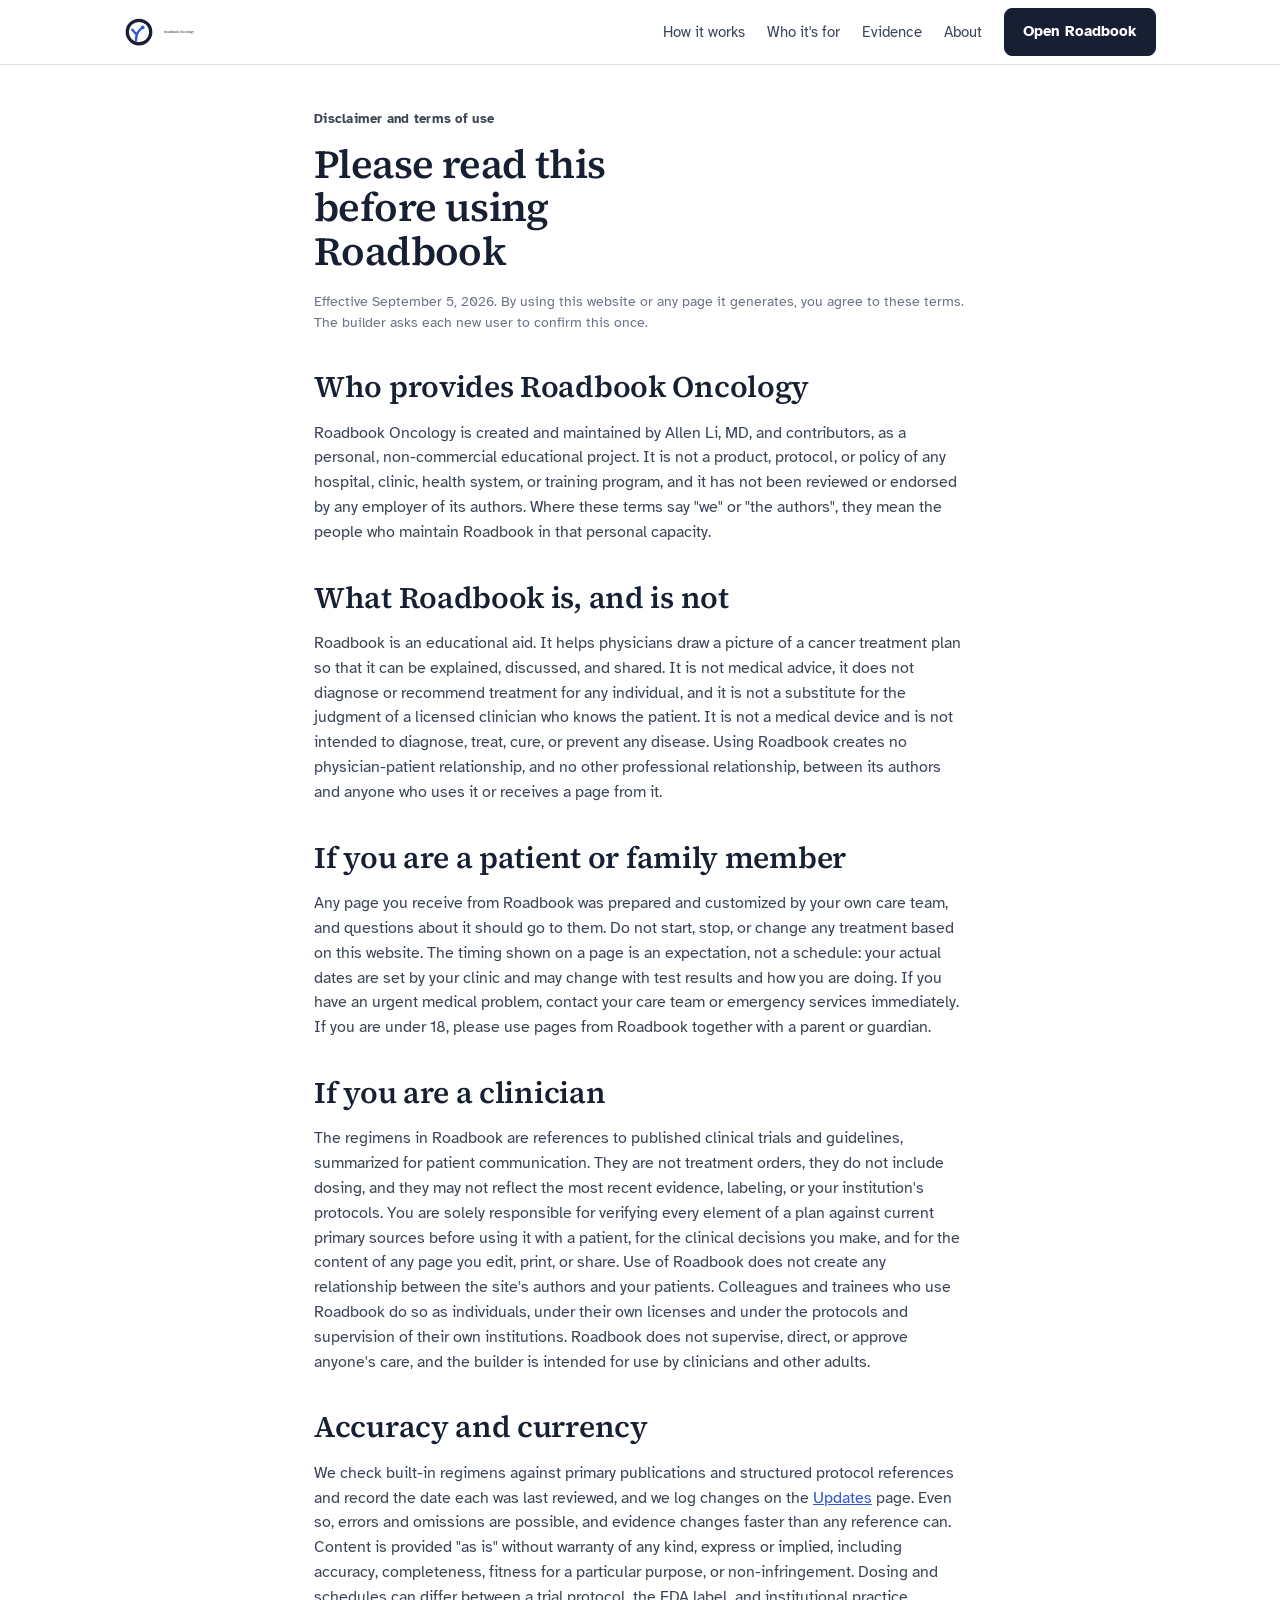
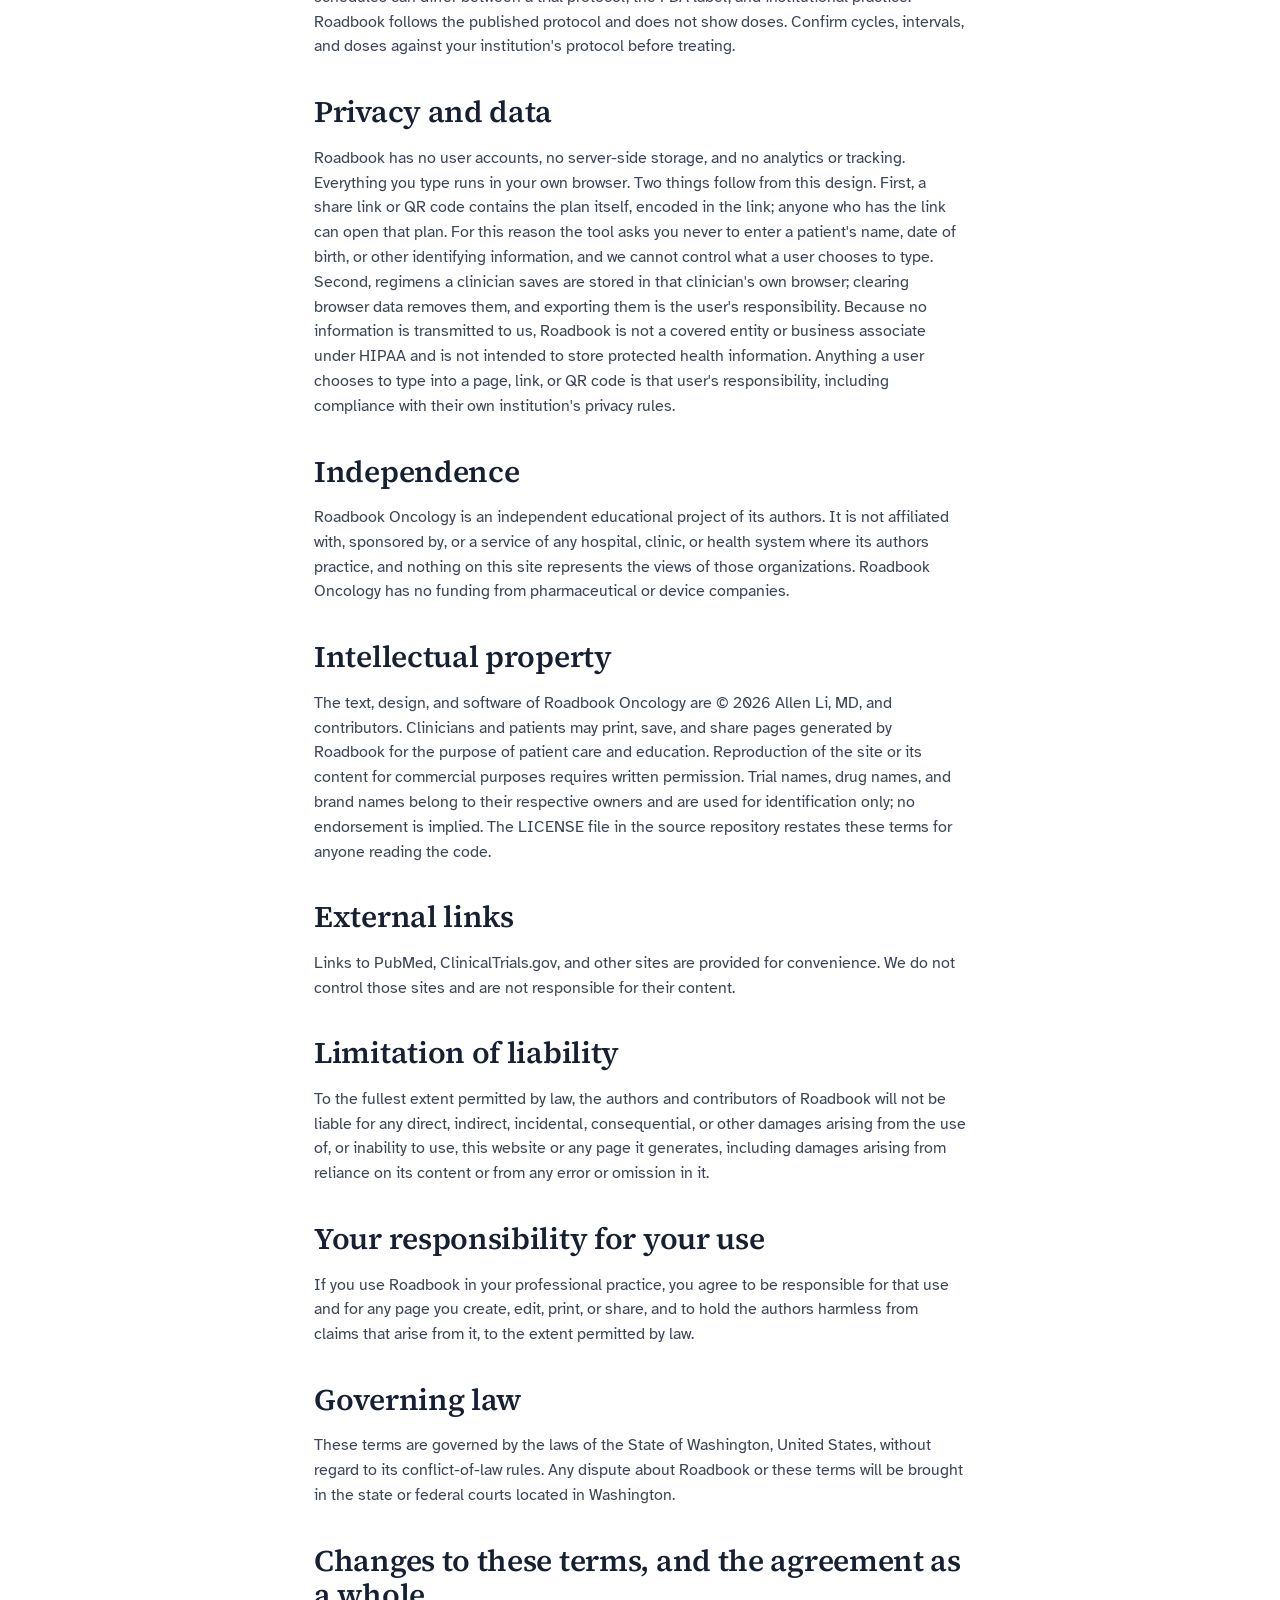
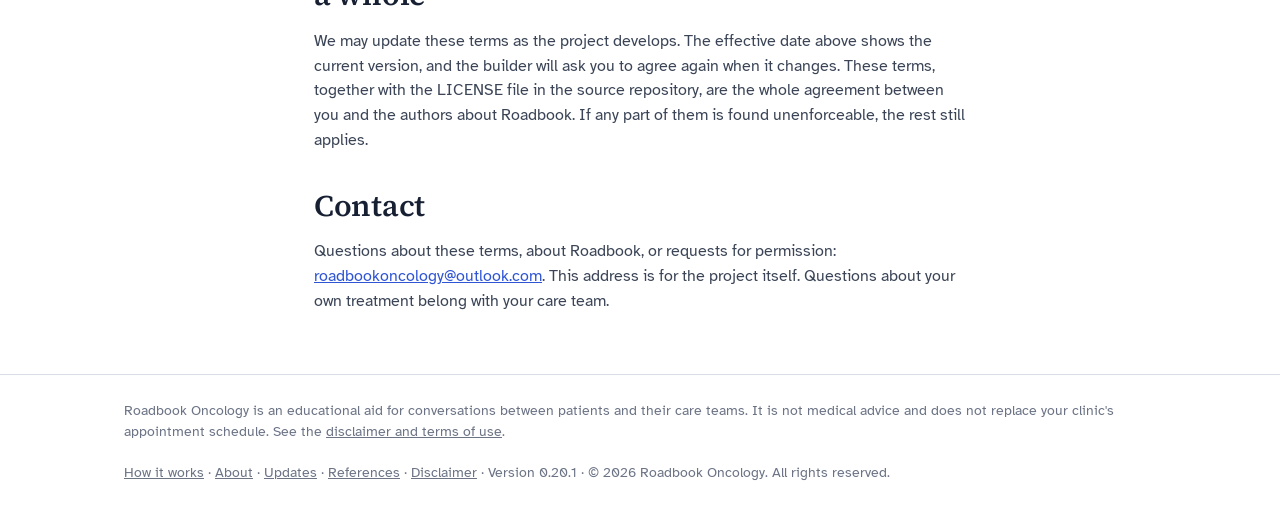
<file: disclaimer.html>
<!doctype html>
<html lang="en">
<head>
<meta charset="utf-8">
<meta name="viewport" content="width=device-width, initial-scale=1">
<title>Roadbook Oncology: disclaimer and terms of use</title>
<meta name="description" content="Terms of use, medical disclaimer, and privacy information for Roadbook Oncology.">
<meta property="og:site_name" content="Roadbook Oncology">
<meta property="og:title" content="Roadbook: treatment maps for cancer care">
<meta property="og:description" content="Terms of use, medical disclaimer, and privacy information for Roadbook Oncology.">
<meta property="og:image" content="https://allentheli.github.io/Roadbook/assets/brand/og.png">
<link rel="icon" href="assets/brand/favicon.svg" type="image/svg+xml">
<link rel="icon" href="assets/brand/favicon.ico" sizes="32x32">
<link rel="apple-touch-icon" href="assets/brand/apple-touch-icon.png">
<link rel="stylesheet" href="fonts/fonts.css">
<link rel="stylesheet" href="site.css?v=044">
</head>
<body>
<header class="top"><div class="wrap">
  <a class="logo" href="index.html"><svg class="mark" viewBox="0 0 24 24" aria-hidden="true"><circle cx="12" cy="12" r="9.4" fill="none" stroke="#172033" stroke-width="2.6"></circle><path d="M9.6 18.4 Q9.6 11.8 14.9 8.3 M9.6 13.6 L6.7 10.2" fill="none" stroke="#2F55D4" stroke-width="1.9" stroke-linecap="round" stroke-linejoin="round"></path><circle cx="14.9" cy="8.3" r="1.55" fill="#2F55D4"></circle></svg> <svg class="wordmark full" viewBox="47 63 1920 196" role="img" aria-label="Roadbook Oncology"><g transform="translate(40 40) scale(0.2)"><g fill="#172033"><path d="M344 850L36 850L36 795L171 787L211 787L344 795L344 850M251 850L130 850Q131 799 131 747.5Q131 696 131 644.5Q131 593 131 541L131 541L131 491Q131 440 131 388.5Q131 337 131 285.5Q131 234 130 183L130 183L251 183Q251 235 250.5 287Q250 339 250 392Q250 445 250 501L250 501L250 535Q250 589 250 642Q250 695 250.5 746.5Q251 798 251 850L251 850M594 860L594 860Q539 860 509.5 841Q480 822 468 774L468 774L436 643Q427 604 411.5 583Q396 562 373 553.5Q350 545 313 545L313 545L194 545L194 492L327 492Q380 492 414 475Q448 458 464 428Q480 398 480 360L480 360Q480 299 444 269Q408 239 332 239L332 239L204 239L204 183L346 183Q469 183 535.5 228Q602 273 602 354L602 354Q602 400 575.5 435Q549 470 500 491Q451 512 385 515L385 515L385 521Q424 522 452 529.5Q480 537 500 552Q520 567 533.5 591.5Q547 616 557 652L557 652L604 821L556 786L682 797L682 850Q670 853 656 855Q642 857 627 858.5Q612 860 594 860M163 246L36 238L36 183L176 183L176 246L163 246M990 863L990 863Q924 863 867 833.5Q810 804 776 746Q742 688 742 605L742 605Q742 522 776.5 463.5Q811 405 867.5 374.5Q924 344 990 344L990 344Q1055 344 1112 374Q1169 404 1203.5 461.5Q1238 519 1238 602L1238 602Q1238 685 1203.5 743.5Q1169 802 1112.5 832.5Q1056 863 990 863M990 808L990 808Q1032 808 1061 786Q1090 764 1106 719Q1122 674 1122 605L1122 605Q1122 536 1106 490Q1090 444 1061 421.5Q1032 399 990 399L990 399Q948 399 918.5 421.5Q889 444 874 489Q859 534 859 603L859 603Q859 673 874 718.5Q889 764 918.5 786Q948 808 990 808M1463 865L1463 865Q1406 865 1366 831Q1326 797 1326 734L1326 734Q1326 697 1342 668.5Q1358 640 1395 617.5Q1432 595 1496 577L1496 577Q1524 569 1552 562Q1580 555 1607.5 547Q1635 539 1663 532L1663 532L1663 574Q1628 584 1593.5 595Q1559 606 1524 617L1524 617Q1487 628 1467 643Q1447 658 1439.5 675.5Q1432 693 1432 713L1432 713Q1432 750 1454 770Q1476 790 1513 790L1513 790Q1536 790 1555 781.5Q1574 773 1595.5 757Q1617 741 1646 716L1646 716L1652 772L1615 772Q1596 798 1575.5 819Q1555 840 1528.5 852.5Q1502 865 1463 865M1727 862L1727 862Q1681 862 1654 834Q1627 806 1624 753L1624 753L1621 751L1621 515Q1621 470 1610.5 444Q1600 418 1577.5 407Q1555 396 1520 396L1520 396Q1496 396 1473 400.5Q1450 405 1426 415L1426 415L1469 373L1456 460Q1452 495 1436 511Q1420 527 1395 527L1395 527Q1370 527 1356.5 514Q1343 501 1339 482L1339 482Q1351 419 1407 381.5Q1463 344 1551 344L1551 344Q1607 344 1646.5 361.5Q1686 379 1707 417.5Q1728 456 1728 520L1728 520L1728 742Q1728 769 1738.5 781Q1749 793 1767 793L1767 793Q1779 793 1788.5 789Q1798 785 1806 779L1806 779L1823 814Q1807 836 1783.5 849Q1760 862 1727 862M2078 863L2078 863Q2019 863 1972.5 832.5Q1926 802 1899.5 744.5Q1873 687 1873 607L1873 607Q1873 525 1901 466Q1929 407 1977 375.5Q2025 344 2084 344L2084 344Q2120 344 2146 355Q2172 366 2192 386.5Q2212 407 2230 435L2230 435L2267 435L2262 503Q2223 458 2190.5 436Q2158 414 2119 414L2119 414Q2082 414 2052 434Q2022 454 2004.5 496Q1987 538 1987 604L1987 604Q1987 668 2004 709Q2021 750 2051 770Q2081 790 2119 790L2119 790Q2162 790 2194.5 766.5Q2227 743 2262 696L2262 696L2267 764L2230 764Q2214 793 2194 815.5Q2174 838 2146 850.5Q2118 863 2078 863M2417 850L2245 857L2235 753L2232 751L2232 454L2237 447L2234 212L2150 197L2150 154L2313 118L2342 122L2340 252L2340 788L2417 802L2417 850M2653 858L2484 850L2484 802L2559 788Q2559 763 2559 736.5Q2559 710 2559.5 684Q2560 658 2560 635L2560 635L2560 212L2477 197L2477 154L2639 118L2668 122L2666 252L2663 447L2667 453L2667 757L2665 758L2653 858M2819 863L2819 863Q2782 863 2754.5 851.5Q2727 840 2705.5 817Q2684 794 2665 761L2665 761L2628 761L2633 695Q2671 744 2706.5 768.5Q2742 793 2784 793L2784 793Q2821 793 2850 773Q2879 753 2896 711.5Q2913 670 2913 606L2913 606Q2913 510 2877.5 463.5Q2842 417 2787 417L2787 417Q2760 417 2735.5 428Q2711 439 2686 460.5Q2661 482 2632 514L2632 514L2627 447L2667 447Q2687 414 2710 391.5Q2733 369 2761.5 356.5Q2790 344 2828 344L2828 344Q2884 344 2929.5 373.5Q2975 403 3001.5 460.5Q3028 518 3028 601L3028 601Q3028 682 3000.5 741Q2973 800 2925.5 831.5Q2878 863 2819 863" fill="#172033"/><path d="M3363 863L3363 863Q3297 863 3240 833.5Q3183 804 3149 746Q3115 688 3115 605L3115 605Q3115 522 3149.5 463.5Q3184 405 3240.5 374.5Q3297 344 3363 344L3363 344Q3428 344 3485 374Q3542 404 3576.5 461.5Q3611 519 3611 602L3611 602Q3611 685 3576.5 743.5Q3542 802 3485.5 832.5Q3429 863 3363 863M3363 808L3363 808Q3405 808 3434 786Q3463 764 3479 719Q3495 674 3495 605L3495 605Q3495 536 3479 490Q3463 444 3434 421.5Q3405 399 3363 399L3363 399Q3321 399 3291.5 421.5Q3262 444 3247 489Q3232 534 3232 603L3232 603Q3232 673 3247 718.5Q3262 764 3291.5 786Q3321 808 3363 808" fill="#172033"/><path d="M3947 863L3947 863Q3881 863 3824 833.5Q3767 804 3733 746Q3699 688 3699 605L3699 605Q3699 522 3733.5 463.5Q3768 405 3824.5 374.5Q3881 344 3947 344L3947 344Q4012 344 4069 374Q4126 404 4160.5 461.5Q4195 519 4195 602L4195 602Q4195 685 4160.5 743.5Q4126 802 4069.5 832.5Q4013 863 3947 863M3947 808L3947 808Q3989 808 4018 786Q4047 764 4063 719Q4079 674 4079 605L4079 605Q4079 536 4063 490Q4047 444 4018 421.5Q3989 399 3947 399L3947 399Q3905 399 3875.5 421.5Q3846 444 3831 489Q3816 534 3816 603L3816 603Q3816 673 3831 718.5Q3846 764 3875.5 786Q3905 808 3947 808" fill="#172033"/><path d="M4537 850L4274 850L4274 799L4385 789L4425 789L4537 799L4537 850M4461 850L4350 850Q4351 825 4351 798Q4351 771 4351.5 743.5Q4352 716 4352 688.5Q4352 661 4352 635L4352 635L4352 212L4269 197L4269 154L4432 118L4461 122L4459 252L4459 634Q4459 661 4459 688Q4459 715 4459.5 743Q4460 771 4460 798Q4460 825 4461 850L4461 850M4781 358L4410 706L4410 627L4444 627L4572 487L4701 358L4781 358M4834 850L4673 850L4516 578L4588 507L4764 791L4834 801L4834 850M4667 422L4558 406L4558 357L4812 357L4812 406L4691 419L4667 422" fill="#172033"/></g><path d="M3322.7 778.0 Q3322.7 635.0 3410.1 515.2 M3322.7 665.0 L3276.7 581.1" fill="none" stroke="#2F55D4" stroke-width="46" stroke-linecap="round" stroke-linejoin="round"></path><circle cx="3410.1" cy="515.2" r="40" fill="#2F55D4"></circle><path d="M5445 866L5445 866Q5379 866 5320 843Q5261 820 5216 775.5Q5171 731 5146 666Q5121 601 5121 518L5121 518Q5121 436 5146.5 371Q5172 306 5216.5 260.5Q5261 215 5320 191Q5379 167 5445 167L5445 167Q5511 167 5569.5 190Q5628 213 5673 257.5Q5718 302 5743.5 366Q5769 430 5769 514L5769 514Q5769 596 5743.5 661Q5718 726 5673.5 772Q5629 818 5570 842Q5511 866 5445 866M5445 807L5445 807Q5496 807 5532.5 784Q5569 761 5593.5 721Q5618 681 5629.5 628.5Q5641 576 5641 516L5641 516Q5641 457 5629.5 404.5Q5618 352 5593.5 312Q5569 272 5532.5 249Q5496 226 5445 226L5445 226Q5395 226 5358 249Q5321 272 5296.5 312Q5272 352 5260 404Q5248 456 5248 516L5248 516Q5248 575 5260 628Q5272 681 5296.5 721Q5321 761 5358 784Q5395 807 5445 807M6108 850L5855 850L5855 799L5965 789L6005 789L6108 799L6108 850M6040 850L5929 850Q5929 820 5929.5 783Q5930 746 5930 707Q5930 668 5930 635L5930 635L5930 582Q5930 556 5930 535Q5930 514 5929.5 494Q5929 474 5929 453L5929 453L5849 449L5849 403L5991 350L6020 355L6034 463L6038 464L6038 635Q6038 668 6038.5 707Q6039 746 6039 783Q6039 820 6040 850L6040 850M6435 850L6182 850L6182 799L6288 789L6328 789L6435 799L6435 850M6363 850L6252 850Q6253 820 6253 783Q6253 746 6253.5 707.5Q6254 669 6254 635L6254 635L6254 537Q6254 478 6234.5 454Q6215 430 6172 430L6172 430Q6147 430 6122.5 437.5Q6098 445 6072.5 459.5Q6047 474 6021 496L6021 496L6015 448L6042 448Q6063 418 6089.5 394.5Q6116 371 6148.5 357.5Q6181 344 6218 344L6218 344Q6289 344 6325.5 387.5Q6362 431 6362 519L6362 519L6362 635Q6362 669 6362 707.5Q6362 746 6362.5 783Q6363 820 6363 850L6363 850M6750 863L6750 863Q6675 863 6620 832Q6565 801 6535.5 744Q6506 687 6506 609L6506 609Q6506 529 6538.5 469.5Q6571 410 6627.5 377Q6684 344 6753 344L6753 344Q6809 344 6850.5 361Q6892 378 6917.5 406Q6943 434 6951 467L6951 467Q6947 491 6934 504.5Q6921 518 6896 518L6896 518Q6869 518 6854 501.5Q6839 485 6833 458L6833 458L6809 369L6871 420Q6849 409 6824 402.5Q6799 396 6768 396L6768 396Q6725 396 6691 419.5Q6657 443 6638.5 487.5Q6620 532 6620 596L6620 596Q6620 660 6640 702.5Q6660 745 6695.5 766Q6731 787 6777 787L6777 787Q6808 787 6832.5 778.5Q6857 770 6877.5 755Q6898 740 6915 720L6915 720L6952 753Q6933 783 6907 808Q6881 833 6843 848Q6805 863 6750 863M7278 863L7278 863Q7212 863 7155 833.5Q7098 804 7064 746Q7030 688 7030 605L7030 605Q7030 522 7064.5 463.5Q7099 405 7155.5 374.5Q7212 344 7278 344L7278 344Q7343 344 7400 374Q7457 404 7491.5 461.5Q7526 519 7526 602L7526 602Q7526 685 7491.5 743.5Q7457 802 7400.5 832.5Q7344 863 7278 863M7278 808L7278 808Q7320 808 7349 786Q7378 764 7394 719Q7410 674 7410 605L7410 605Q7410 536 7394 490Q7378 444 7349 421.5Q7320 399 7278 399L7278 399Q7236 399 7206.5 421.5Q7177 444 7162 489Q7147 534 7147 603L7147 603Q7147 673 7162 718.5Q7177 764 7206.5 786Q7236 808 7278 808M7869 850L7605 850L7605 799L7716 789L7756 789L7869 799L7869 850M7792 850L7681 850Q7682 814 7682 778Q7682 742 7682.5 706Q7683 670 7683 635L7683 635L7683 212L7600 197L7600 154L7763 118L7792 122L7790 252L7790 635Q7790 670 7790.5 706Q7791 742 7791 778Q7791 814 7792 850L7792 850M8195 863L8195 863Q8129 863 8072 833.5Q8015 804 7981 746Q7947 688 7947 605L7947 605Q7947 522 7981.5 463.5Q8016 405 8072.5 374.5Q8129 344 8195 344L8195 344Q8260 344 8317 374Q8374 404 8408.5 461.5Q8443 519 8443 602L8443 602Q8443 685 8408.5 743.5Q8374 802 8317.5 832.5Q8261 863 8195 863M8195 808L8195 808Q8237 808 8266 786Q8295 764 8311 719Q8327 674 8327 605L8327 605Q8327 536 8311 490Q8295 444 8266 421.5Q8237 399 8195 399L8195 399Q8153 399 8123.5 421.5Q8094 444 8079 489Q8064 534 8064 603L8064 603Q8064 673 8079 718.5Q8094 764 8123.5 786Q8153 808 8195 808M8735 1085L8735 1085Q8664 1085 8615.5 1069Q8567 1053 8542.5 1025.5Q8518 998 8518 963L8518 963Q8518 934 8533 912Q8548 890 8579.5 873Q8611 856 8661 843L8661 843L8668 850Q8651 863 8639 878Q8627 893 8621 909.5Q8615 926 8615 945L8615 945Q8615 970 8629.5 989.5Q8644 1009 8673.5 1020Q8703 1031 8750 1031L8750 1031Q8805 1031 8842 1017.5Q8879 1004 8898 981.5Q8917 959 8917 933L8917 933Q8917 901 8894.5 881.5Q8872 862 8824 862L8824 862L8695 862Q8678 862 8662 861.5Q8646 861 8631 860L8631 860L8631 841Q8592 834 8568.5 816Q8545 798 8545 763L8545 763Q8545 731 8568 708Q8591 685 8634 664L8634 664L8634 640L8684 648Q8660 669 8648.5 685Q8637 701 8637 721L8637 721Q8637 745 8654 757.5Q8671 770 8710 770L8710 770L8837 770Q8897 770 8935.5 787Q8974 804 8992.5 834Q9011 864 9011 904L9011 904Q9011 941 8991 973.5Q8971 1006 8934 1031Q8897 1056 8846.5 1070.5Q8796 1085 8735 1085M8739 678L8739 678Q8680 678 8635 658.5Q8590 639 8565 601.5Q8540 564 8540 512L8540 512Q8540 461 8565 423Q8590 385 8635 364.5Q8680 344 8739 344L8739 344Q8780 344 8811 353.5Q8842 363 8864.5 379.5Q8887 396 8900 417L8900 417L8909 418Q8923 436 8930.5 458.5Q8938 481 8938 510L8938 510Q8938 561 8913 599Q8888 637 8843.5 657.5Q8799 678 8739 678M8739 629L8739 629Q8769 629 8790.5 614.5Q8812 600 8823.5 573Q8835 546 8835 510L8835 510Q8835 474 8824 447.5Q8813 421 8791.5 407Q8770 393 8740 393L8740 393Q8711 393 8689 407.5Q8667 422 8655.5 448.5Q8644 475 8644 511L8644 511Q8644 547 8655.5 573.5Q8667 600 8688 614.5Q8709 629 8739 629M9025 437L8872 437L8872 406L8898 406L8991 339L9025 344L9025 437M9165 1092L9165 1092Q9134 1092 9111 1083Q9088 1074 9074.5 1058.5Q9061 1043 9058 1025L9058 1025Q9064 1002 9082.5 989Q9101 976 9129 976L9129 976Q9154 976 9173 986.5Q9192 997 9210 1018L9210 1018L9237 1050L9206 1057L9212 1047Q9239 1029 9260.5 1004.5Q9282 980 9300 948.5Q9318 917 9333 880L9333 880L9351 835L9367 831L9445 573L9521 357L9591 357L9394 860Q9363 939 9330.5 990Q9298 1041 9258 1066.5Q9218 1092 9165 1092M9399 796L9331 923L9104 357L9227 357L9377 786L9399 796M9166 417L9065 405L9065 357L9334 357L9334 405L9218 417L9166 417M9517 417L9417 405L9417 357L9630 357L9630 405L9546 417L9517 417" fill="#172033"/></g></svg></a>
  <div class="nav-wrap">
    <input type="checkbox" id="navtoggle" class="navcb" aria-label="Show menu">
    <label class="navtoggle" for="navtoggle"><span></span><span></span><span></span></label>
  <nav class="main"><a href="how-it-works.html">How it works</a><a href="index.html#who">Who it's for</a><a href="index.html#evidence">Evidence</a><a href="about.html">About</a><a class="btn" href="app.html" style="color:#fff">Open Roadbook</a></nav>
  </div>
</div></header>

<section style="border-top:0"><div class="wrap prose">
  <p class="eyebrow">Disclaimer and terms of use</p>
  <h1 class="display" style="font-size:40px">Please read this before using Roadbook</h1>
  <p style="color:var(--muted);font-size:14px">Effective September 5, 2026. By using this website or any page it generates, you agree to these terms. The builder asks each new user to confirm this once.</p>

  <h2>Who provides Roadbook Oncology</h2>
  <p>Roadbook Oncology is created and maintained by Allen Li, MD, and contributors, as a personal, non-commercial educational project. It is not a product, protocol, or policy of any hospital, clinic, health system, or training program, and it has not been reviewed or endorsed by any employer of its authors. Where these terms say "we" or "the authors", they mean the people who maintain Roadbook in that personal capacity.</p>

  <h2>What Roadbook is, and is not</h2>
  <p>Roadbook is an educational aid. It helps physicians draw a picture of a cancer treatment plan so that it can be explained, discussed, and shared. It is not medical advice, it does not diagnose or recommend treatment for any individual, and it is not a substitute for the judgment of a licensed clinician who knows the patient. It is not a medical device and is not intended to diagnose, treat, cure, or prevent any disease. Using Roadbook creates no physician-patient relationship, and no other professional relationship, between its authors and anyone who uses it or receives a page from it.</p>

  <h2>If you are a patient or family member</h2>
  <p>Any page you receive from Roadbook was prepared and customized by your own care team, and questions about it should go to them. Do not start, stop, or change any treatment based on this website. The timing shown on a page is an expectation, not a schedule: your actual dates are set by your clinic and may change with test results and how you are doing. If you have an urgent medical problem, contact your care team or emergency services immediately. If you are under 18, please use pages from Roadbook together with a parent or guardian.</p>

  <h2>If you are a clinician</h2>
  <p>The regimens in Roadbook are references to published clinical trials and guidelines, summarized for patient communication. They are not treatment orders, they do not include dosing, and they may not reflect the most recent evidence, labeling, or your institution's protocols. You are solely responsible for verifying every element of a plan against current primary sources before using it with a patient, for the clinical decisions you make, and for the content of any page you edit, print, or share. Use of Roadbook does not create any relationship between the site's authors and your patients. Colleagues and trainees who use Roadbook do so as individuals, under their own licenses and under the protocols and supervision of their own institutions. Roadbook does not supervise, direct, or approve anyone's care, and the builder is intended for use by clinicians and other adults.</p>

  <h2>Accuracy and currency</h2>
  <p>We check built-in regimens against primary publications and structured protocol references and record the date each was last reviewed, and we log changes on the <a href="updates.html">Updates</a> page. Even so, errors and omissions are possible, and evidence changes faster than any reference can. Content is provided "as is" without warranty of any kind, express or implied, including accuracy, completeness, fitness for a particular purpose, or non-infringement. Dosing and schedules can differ between a trial protocol, the FDA label, and institutional practice. Roadbook follows the published protocol and does not show doses. Confirm cycles, intervals, and doses against your institution's protocol before treating.</p>

  <h2>Privacy and data</h2>
  <p>Roadbook has no user accounts, no server-side storage, and no analytics or tracking. Everything you type runs in your own browser. Two things follow from this design. First, a share link or QR code contains the plan itself, encoded in the link; anyone who has the link can open that plan. For this reason the tool asks you never to enter a patient's name, date of birth, or other identifying information, and we cannot control what a user chooses to type. Second, regimens a clinician saves are stored in that clinician's own browser; clearing browser data removes them, and exporting them is the user's responsibility. Because no information is transmitted to us, Roadbook is not a covered entity or business associate under HIPAA and is not intended to store protected health information. Anything a user chooses to type into a page, link, or QR code is that user's responsibility, including compliance with their own institution's privacy rules.</p>

  <h2>Independence</h2>
  <p>Roadbook Oncology is an independent educational project of its authors. It is not affiliated with, sponsored by, or a service of any hospital, clinic, or health system where its authors practice, and nothing on this site represents the views of those organizations. Roadbook Oncology has no funding from pharmaceutical or device companies.</p>

  <h2>Intellectual property</h2>
  <p>The text, design, and software of Roadbook Oncology are © 2026 Allen Li, MD, and contributors. Clinicians and patients may print, save, and share pages generated by Roadbook for the purpose of patient care and education. Reproduction of the site or its content for commercial purposes requires written permission. Trial names, drug names, and brand names belong to their respective owners and are used for identification only; no endorsement is implied. The LICENSE file in the source repository restates these terms for anyone reading the code.</p>

  <h2>External links</h2>
  <p>Links to PubMed, ClinicalTrials.gov, and other sites are provided for convenience. We do not control those sites and are not responsible for their content.</p>

  <h2>Limitation of liability</h2>
  <p>To the fullest extent permitted by law, the authors and contributors of Roadbook will not be liable for any direct, indirect, incidental, consequential, or other damages arising from the use of, or inability to use, this website or any page it generates, including damages arising from reliance on its content or from any error or omission in it.</p>

  <h2>Your responsibility for your use</h2>
  <p>If you use Roadbook in your professional practice, you agree to be responsible for that use and for any page you create, edit, print, or share, and to hold the authors harmless from claims that arise from it, to the extent permitted by law.</p>

  <h2>Governing law</h2>
  <p>These terms are governed by the laws of the State of Washington, United States, without regard to its conflict-of-law rules. Any dispute about Roadbook or these terms will be brought in the state or federal courts located in Washington.</p>

  <h2>Changes to these terms, and the agreement as a whole</h2>
  <p>We may update these terms as the project develops. The effective date above shows the current version, and the builder will ask you to agree again when it changes. These terms, together with the LICENSE file in the source repository, are the whole agreement between you and the authors about Roadbook. If any part of them is found unenforceable, the rest still applies.</p>

  <h2>Contact</h2>
  <p>Questions about these terms, about Roadbook, or requests for permission: <a href="mailto:roadbookoncology@outlook.com">roadbookoncology@outlook.com</a>. This address is for the project itself. Questions about your own treatment belong with your care team.</p>
</div></section>


<footer><div class="wrap">
  <div>Roadbook Oncology is an educational aid for conversations between patients and their care teams. It is not medical advice and does not replace your clinic's appointment schedule. See the <a href="disclaimer.html">disclaimer and terms of use</a>.</div>
  <div><a href="how-it-works.html">How it works</a> · <a href="about.html">About</a> · <a href="updates.html">Updates</a> · <a href="references.html">References</a> · <a href="disclaimer.html">Disclaimer</a> · <span id="ver"></span> · &copy; 2026 Roadbook Oncology. All rights reserved.</div>
</div></footer>
<script src="regimens.js?v=0.20.1"></script>

<script>document.getElementById('ver').textContent = 'Version ' + APP_VERSION;</script>
</body></html>
</file>
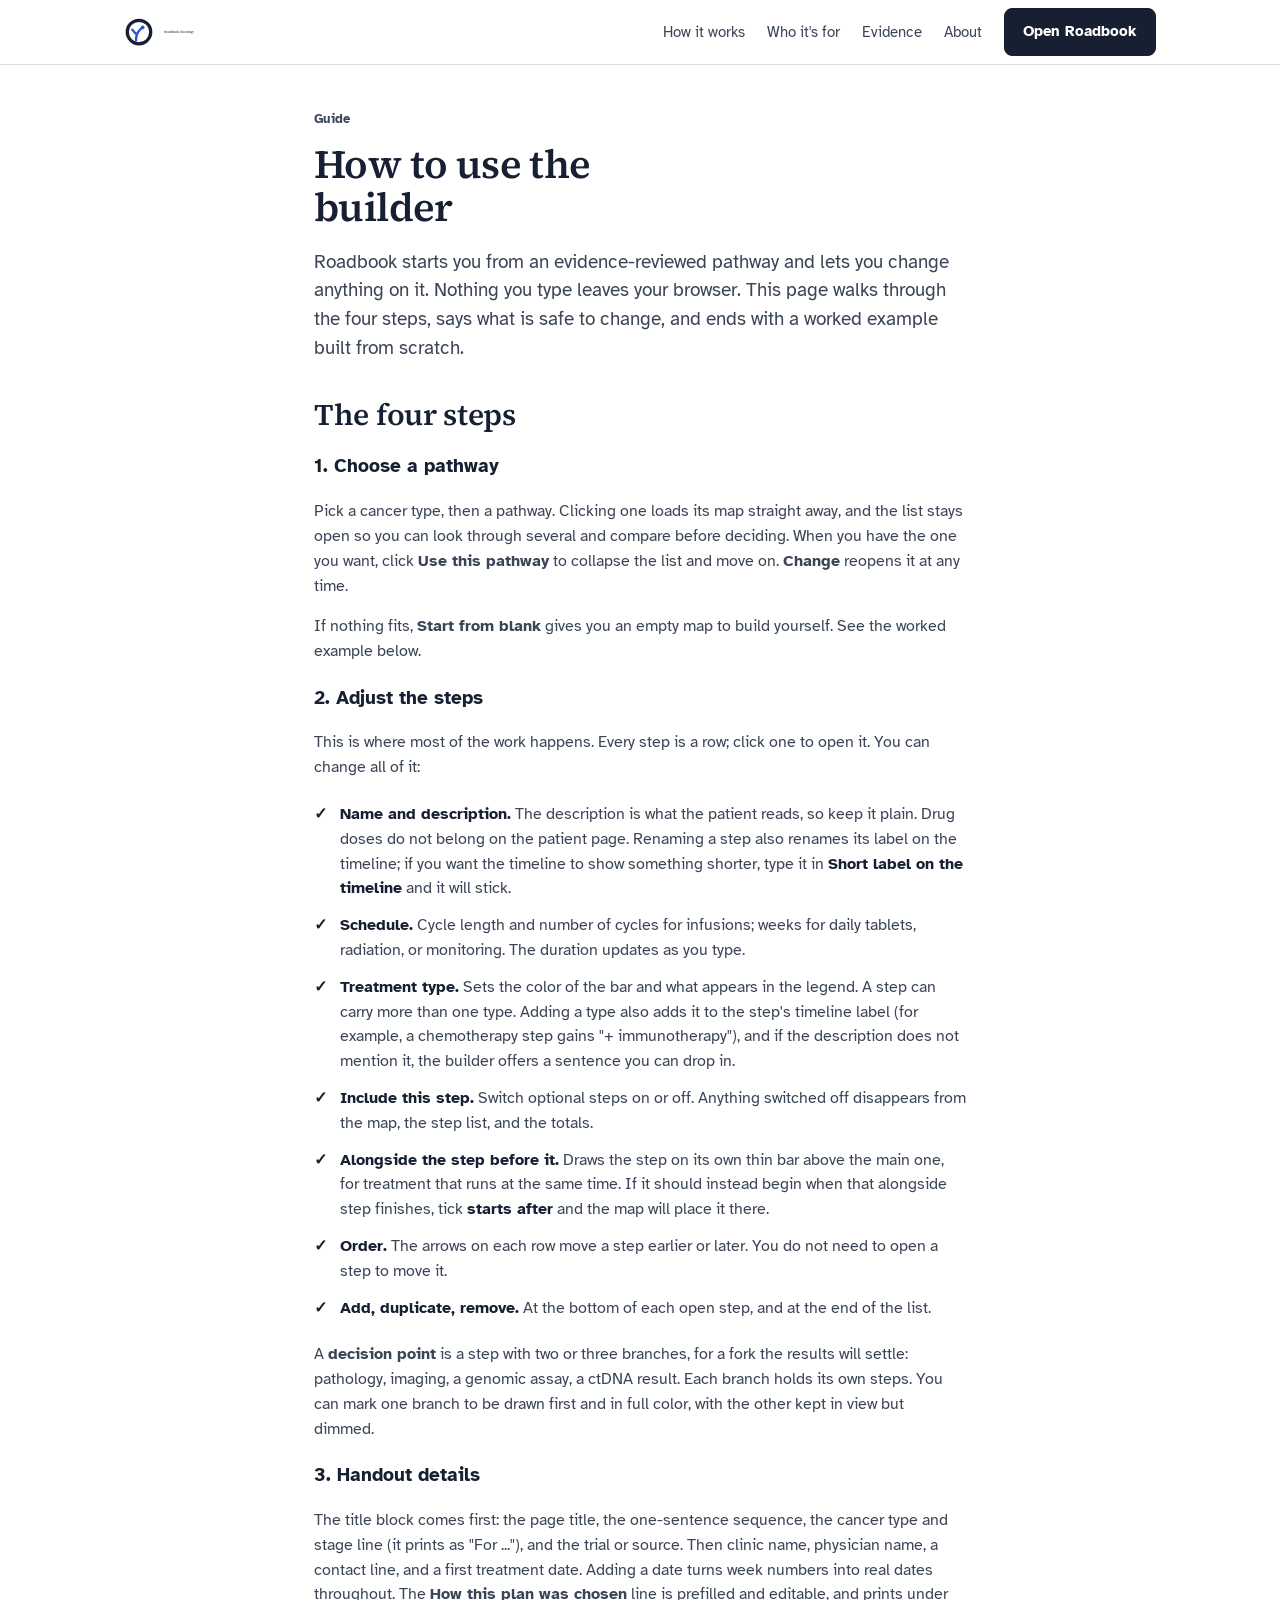
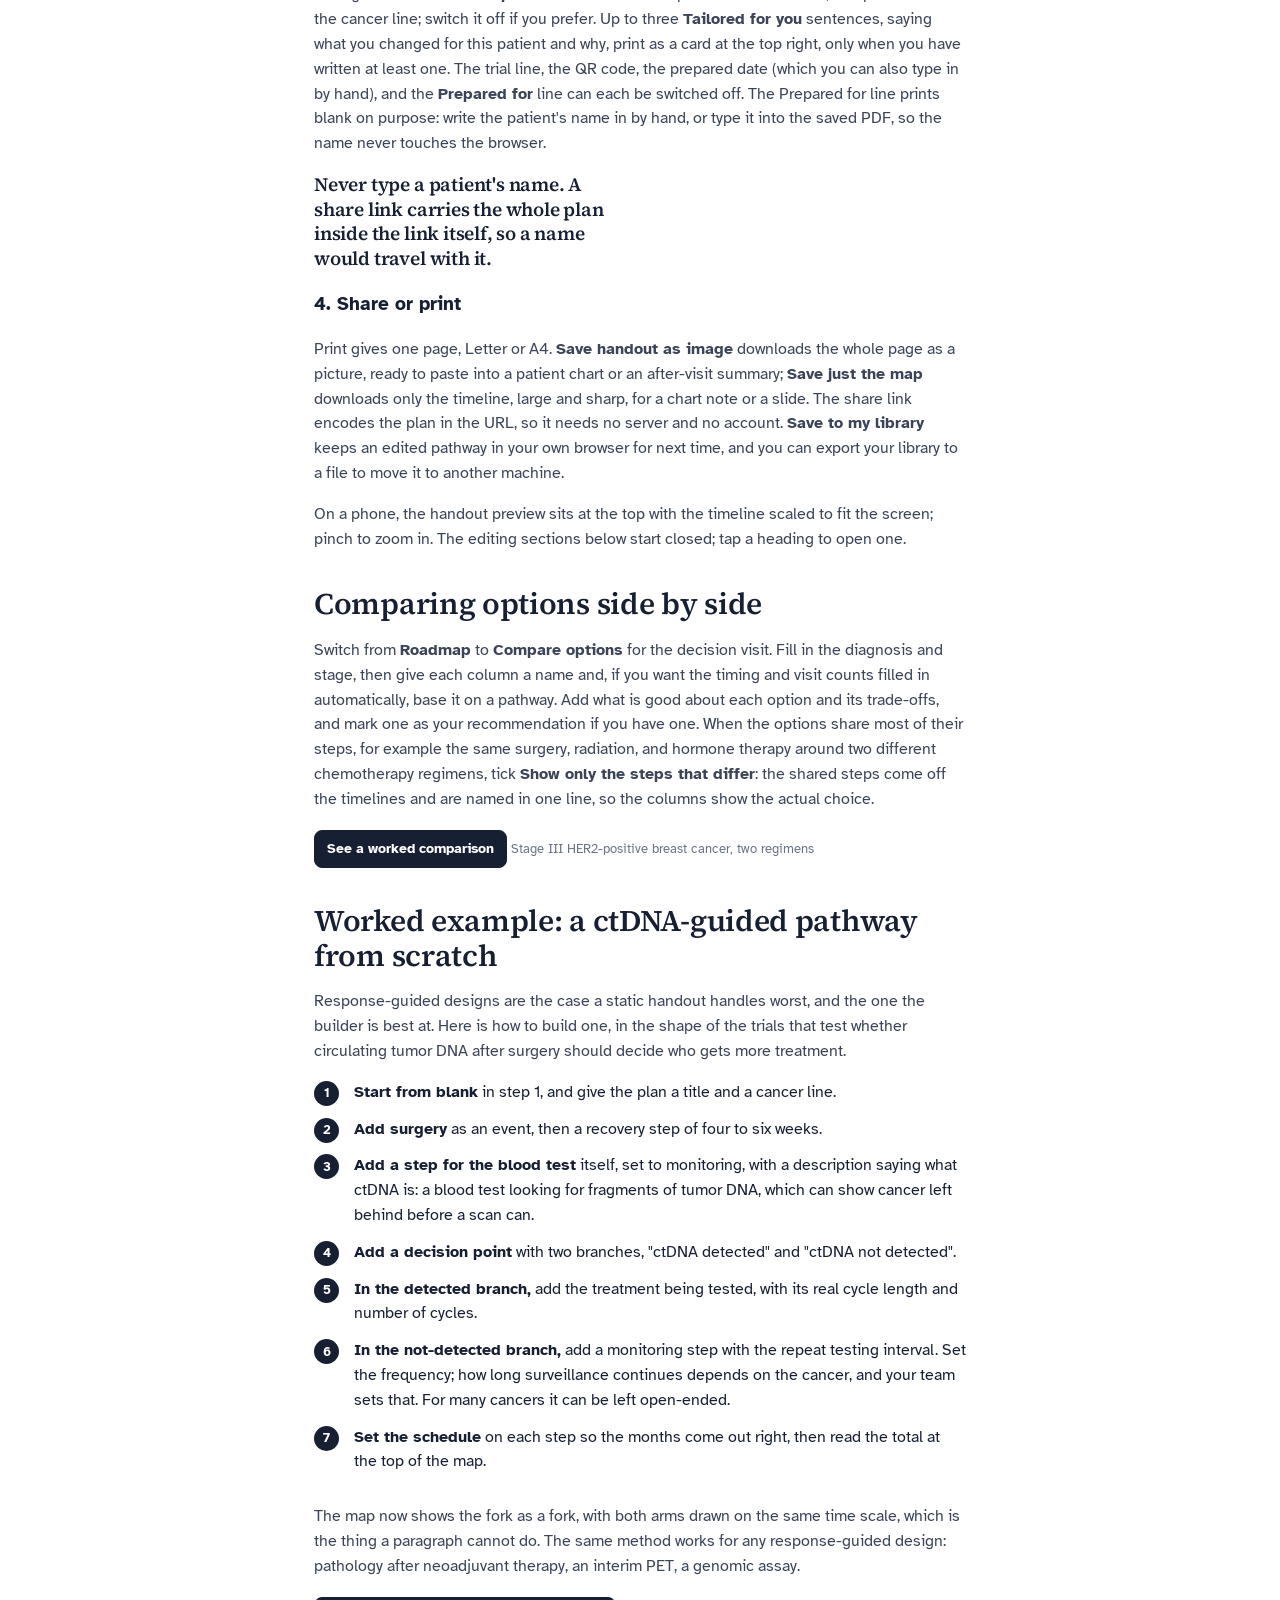
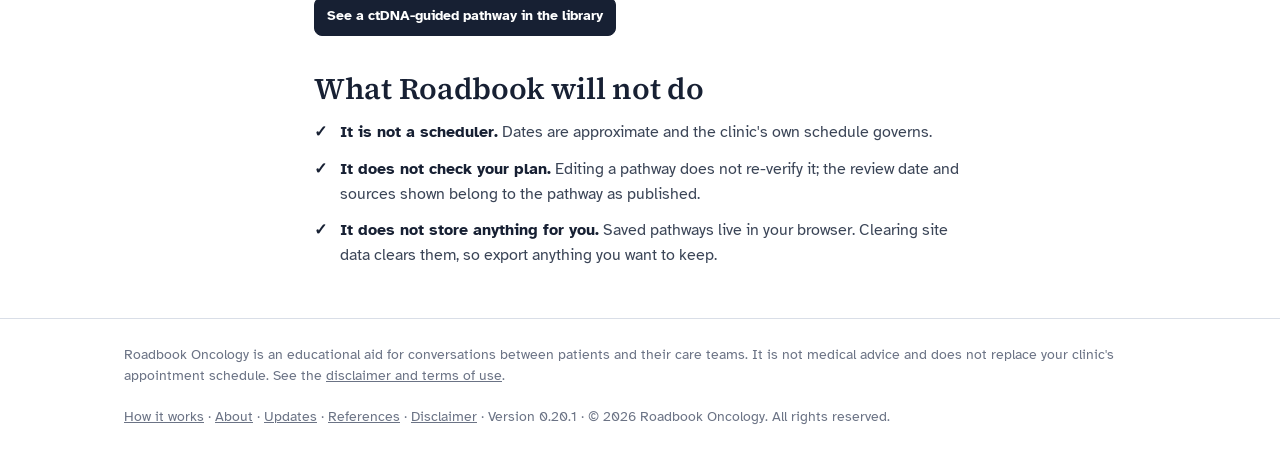
<file: how-it-works.html>
<!doctype html>
<html lang="en">
<head>
<meta charset="utf-8">
<meta name="viewport" content="width=device-width, initial-scale=1">
<title>Roadbook Oncology: how it works</title>
<meta name="description" content="A walkthrough of the Roadbook builder: choosing a pathway, adjusting the steps, and sharing or printing the map.">
<meta property="og:site_name" content="Roadbook Oncology">
<meta property="og:title" content="Roadbook: treatment maps for cancer care">
<meta property="og:description" content="A walkthrough of the Roadbook builder: choosing a pathway, adjusting the steps, and sharing or printing the map.">
<meta property="og:image" content="https://allentheli.github.io/Roadbook/assets/brand/og.png">
<link rel="icon" href="assets/brand/favicon.svg" type="image/svg+xml">
<link rel="icon" href="assets/brand/favicon.ico" sizes="32x32">
<link rel="apple-touch-icon" href="assets/brand/apple-touch-icon.png">
<link rel="stylesheet" href="fonts/fonts.css">
<link rel="stylesheet" href="site.css?v=044">
</head>
<body>
<header class="top"><div class="wrap">
  <a class="logo" href="index.html"><svg class="mark" viewBox="0 0 24 24" aria-hidden="true"><circle cx="12" cy="12" r="9.4" fill="none" stroke="#172033" stroke-width="2.6"></circle><path d="M9.6 18.4 Q9.6 11.8 14.9 8.3 M9.6 13.6 L6.7 10.2" fill="none" stroke="#2F55D4" stroke-width="1.9" stroke-linecap="round" stroke-linejoin="round"></path><circle cx="14.9" cy="8.3" r="1.55" fill="#2F55D4"></circle></svg> <svg class="wordmark full" viewBox="47 63 1920 196" role="img" aria-label="Roadbook Oncology"><g transform="translate(40 40) scale(0.2)"><g fill="#172033"><path d="M344 850L36 850L36 795L171 787L211 787L344 795L344 850M251 850L130 850Q131 799 131 747.5Q131 696 131 644.5Q131 593 131 541L131 541L131 491Q131 440 131 388.5Q131 337 131 285.5Q131 234 130 183L130 183L251 183Q251 235 250.5 287Q250 339 250 392Q250 445 250 501L250 501L250 535Q250 589 250 642Q250 695 250.5 746.5Q251 798 251 850L251 850M594 860L594 860Q539 860 509.5 841Q480 822 468 774L468 774L436 643Q427 604 411.5 583Q396 562 373 553.5Q350 545 313 545L313 545L194 545L194 492L327 492Q380 492 414 475Q448 458 464 428Q480 398 480 360L480 360Q480 299 444 269Q408 239 332 239L332 239L204 239L204 183L346 183Q469 183 535.5 228Q602 273 602 354L602 354Q602 400 575.5 435Q549 470 500 491Q451 512 385 515L385 515L385 521Q424 522 452 529.5Q480 537 500 552Q520 567 533.5 591.5Q547 616 557 652L557 652L604 821L556 786L682 797L682 850Q670 853 656 855Q642 857 627 858.5Q612 860 594 860M163 246L36 238L36 183L176 183L176 246L163 246M990 863L990 863Q924 863 867 833.5Q810 804 776 746Q742 688 742 605L742 605Q742 522 776.5 463.5Q811 405 867.5 374.5Q924 344 990 344L990 344Q1055 344 1112 374Q1169 404 1203.5 461.5Q1238 519 1238 602L1238 602Q1238 685 1203.5 743.5Q1169 802 1112.5 832.5Q1056 863 990 863M990 808L990 808Q1032 808 1061 786Q1090 764 1106 719Q1122 674 1122 605L1122 605Q1122 536 1106 490Q1090 444 1061 421.5Q1032 399 990 399L990 399Q948 399 918.5 421.5Q889 444 874 489Q859 534 859 603L859 603Q859 673 874 718.5Q889 764 918.5 786Q948 808 990 808M1463 865L1463 865Q1406 865 1366 831Q1326 797 1326 734L1326 734Q1326 697 1342 668.5Q1358 640 1395 617.5Q1432 595 1496 577L1496 577Q1524 569 1552 562Q1580 555 1607.5 547Q1635 539 1663 532L1663 532L1663 574Q1628 584 1593.5 595Q1559 606 1524 617L1524 617Q1487 628 1467 643Q1447 658 1439.5 675.5Q1432 693 1432 713L1432 713Q1432 750 1454 770Q1476 790 1513 790L1513 790Q1536 790 1555 781.5Q1574 773 1595.5 757Q1617 741 1646 716L1646 716L1652 772L1615 772Q1596 798 1575.5 819Q1555 840 1528.5 852.5Q1502 865 1463 865M1727 862L1727 862Q1681 862 1654 834Q1627 806 1624 753L1624 753L1621 751L1621 515Q1621 470 1610.5 444Q1600 418 1577.5 407Q1555 396 1520 396L1520 396Q1496 396 1473 400.5Q1450 405 1426 415L1426 415L1469 373L1456 460Q1452 495 1436 511Q1420 527 1395 527L1395 527Q1370 527 1356.5 514Q1343 501 1339 482L1339 482Q1351 419 1407 381.5Q1463 344 1551 344L1551 344Q1607 344 1646.5 361.5Q1686 379 1707 417.5Q1728 456 1728 520L1728 520L1728 742Q1728 769 1738.5 781Q1749 793 1767 793L1767 793Q1779 793 1788.5 789Q1798 785 1806 779L1806 779L1823 814Q1807 836 1783.5 849Q1760 862 1727 862M2078 863L2078 863Q2019 863 1972.5 832.5Q1926 802 1899.5 744.5Q1873 687 1873 607L1873 607Q1873 525 1901 466Q1929 407 1977 375.5Q2025 344 2084 344L2084 344Q2120 344 2146 355Q2172 366 2192 386.5Q2212 407 2230 435L2230 435L2267 435L2262 503Q2223 458 2190.5 436Q2158 414 2119 414L2119 414Q2082 414 2052 434Q2022 454 2004.5 496Q1987 538 1987 604L1987 604Q1987 668 2004 709Q2021 750 2051 770Q2081 790 2119 790L2119 790Q2162 790 2194.5 766.5Q2227 743 2262 696L2262 696L2267 764L2230 764Q2214 793 2194 815.5Q2174 838 2146 850.5Q2118 863 2078 863M2417 850L2245 857L2235 753L2232 751L2232 454L2237 447L2234 212L2150 197L2150 154L2313 118L2342 122L2340 252L2340 788L2417 802L2417 850M2653 858L2484 850L2484 802L2559 788Q2559 763 2559 736.5Q2559 710 2559.5 684Q2560 658 2560 635L2560 635L2560 212L2477 197L2477 154L2639 118L2668 122L2666 252L2663 447L2667 453L2667 757L2665 758L2653 858M2819 863L2819 863Q2782 863 2754.5 851.5Q2727 840 2705.5 817Q2684 794 2665 761L2665 761L2628 761L2633 695Q2671 744 2706.5 768.5Q2742 793 2784 793L2784 793Q2821 793 2850 773Q2879 753 2896 711.5Q2913 670 2913 606L2913 606Q2913 510 2877.5 463.5Q2842 417 2787 417L2787 417Q2760 417 2735.5 428Q2711 439 2686 460.5Q2661 482 2632 514L2632 514L2627 447L2667 447Q2687 414 2710 391.5Q2733 369 2761.5 356.5Q2790 344 2828 344L2828 344Q2884 344 2929.5 373.5Q2975 403 3001.5 460.5Q3028 518 3028 601L3028 601Q3028 682 3000.5 741Q2973 800 2925.5 831.5Q2878 863 2819 863" fill="#172033"/><path d="M3363 863L3363 863Q3297 863 3240 833.5Q3183 804 3149 746Q3115 688 3115 605L3115 605Q3115 522 3149.5 463.5Q3184 405 3240.5 374.5Q3297 344 3363 344L3363 344Q3428 344 3485 374Q3542 404 3576.5 461.5Q3611 519 3611 602L3611 602Q3611 685 3576.5 743.5Q3542 802 3485.5 832.5Q3429 863 3363 863M3363 808L3363 808Q3405 808 3434 786Q3463 764 3479 719Q3495 674 3495 605L3495 605Q3495 536 3479 490Q3463 444 3434 421.5Q3405 399 3363 399L3363 399Q3321 399 3291.5 421.5Q3262 444 3247 489Q3232 534 3232 603L3232 603Q3232 673 3247 718.5Q3262 764 3291.5 786Q3321 808 3363 808" fill="#172033"/><path d="M3947 863L3947 863Q3881 863 3824 833.5Q3767 804 3733 746Q3699 688 3699 605L3699 605Q3699 522 3733.5 463.5Q3768 405 3824.5 374.5Q3881 344 3947 344L3947 344Q4012 344 4069 374Q4126 404 4160.5 461.5Q4195 519 4195 602L4195 602Q4195 685 4160.5 743.5Q4126 802 4069.5 832.5Q4013 863 3947 863M3947 808L3947 808Q3989 808 4018 786Q4047 764 4063 719Q4079 674 4079 605L4079 605Q4079 536 4063 490Q4047 444 4018 421.5Q3989 399 3947 399L3947 399Q3905 399 3875.5 421.5Q3846 444 3831 489Q3816 534 3816 603L3816 603Q3816 673 3831 718.5Q3846 764 3875.5 786Q3905 808 3947 808" fill="#172033"/><path d="M4537 850L4274 850L4274 799L4385 789L4425 789L4537 799L4537 850M4461 850L4350 850Q4351 825 4351 798Q4351 771 4351.5 743.5Q4352 716 4352 688.5Q4352 661 4352 635L4352 635L4352 212L4269 197L4269 154L4432 118L4461 122L4459 252L4459 634Q4459 661 4459 688Q4459 715 4459.5 743Q4460 771 4460 798Q4460 825 4461 850L4461 850M4781 358L4410 706L4410 627L4444 627L4572 487L4701 358L4781 358M4834 850L4673 850L4516 578L4588 507L4764 791L4834 801L4834 850M4667 422L4558 406L4558 357L4812 357L4812 406L4691 419L4667 422" fill="#172033"/></g><path d="M3322.7 778.0 Q3322.7 635.0 3410.1 515.2 M3322.7 665.0 L3276.7 581.1" fill="none" stroke="#2F55D4" stroke-width="46" stroke-linecap="round" stroke-linejoin="round"></path><circle cx="3410.1" cy="515.2" r="40" fill="#2F55D4"></circle><path d="M5445 866L5445 866Q5379 866 5320 843Q5261 820 5216 775.5Q5171 731 5146 666Q5121 601 5121 518L5121 518Q5121 436 5146.5 371Q5172 306 5216.5 260.5Q5261 215 5320 191Q5379 167 5445 167L5445 167Q5511 167 5569.5 190Q5628 213 5673 257.5Q5718 302 5743.5 366Q5769 430 5769 514L5769 514Q5769 596 5743.5 661Q5718 726 5673.5 772Q5629 818 5570 842Q5511 866 5445 866M5445 807L5445 807Q5496 807 5532.5 784Q5569 761 5593.5 721Q5618 681 5629.5 628.5Q5641 576 5641 516L5641 516Q5641 457 5629.5 404.5Q5618 352 5593.5 312Q5569 272 5532.5 249Q5496 226 5445 226L5445 226Q5395 226 5358 249Q5321 272 5296.5 312Q5272 352 5260 404Q5248 456 5248 516L5248 516Q5248 575 5260 628Q5272 681 5296.5 721Q5321 761 5358 784Q5395 807 5445 807M6108 850L5855 850L5855 799L5965 789L6005 789L6108 799L6108 850M6040 850L5929 850Q5929 820 5929.5 783Q5930 746 5930 707Q5930 668 5930 635L5930 635L5930 582Q5930 556 5930 535Q5930 514 5929.5 494Q5929 474 5929 453L5929 453L5849 449L5849 403L5991 350L6020 355L6034 463L6038 464L6038 635Q6038 668 6038.5 707Q6039 746 6039 783Q6039 820 6040 850L6040 850M6435 850L6182 850L6182 799L6288 789L6328 789L6435 799L6435 850M6363 850L6252 850Q6253 820 6253 783Q6253 746 6253.5 707.5Q6254 669 6254 635L6254 635L6254 537Q6254 478 6234.5 454Q6215 430 6172 430L6172 430Q6147 430 6122.5 437.5Q6098 445 6072.5 459.5Q6047 474 6021 496L6021 496L6015 448L6042 448Q6063 418 6089.5 394.5Q6116 371 6148.5 357.5Q6181 344 6218 344L6218 344Q6289 344 6325.5 387.5Q6362 431 6362 519L6362 519L6362 635Q6362 669 6362 707.5Q6362 746 6362.5 783Q6363 820 6363 850L6363 850M6750 863L6750 863Q6675 863 6620 832Q6565 801 6535.5 744Q6506 687 6506 609L6506 609Q6506 529 6538.5 469.5Q6571 410 6627.5 377Q6684 344 6753 344L6753 344Q6809 344 6850.5 361Q6892 378 6917.5 406Q6943 434 6951 467L6951 467Q6947 491 6934 504.5Q6921 518 6896 518L6896 518Q6869 518 6854 501.5Q6839 485 6833 458L6833 458L6809 369L6871 420Q6849 409 6824 402.5Q6799 396 6768 396L6768 396Q6725 396 6691 419.5Q6657 443 6638.5 487.5Q6620 532 6620 596L6620 596Q6620 660 6640 702.5Q6660 745 6695.5 766Q6731 787 6777 787L6777 787Q6808 787 6832.5 778.5Q6857 770 6877.5 755Q6898 740 6915 720L6915 720L6952 753Q6933 783 6907 808Q6881 833 6843 848Q6805 863 6750 863M7278 863L7278 863Q7212 863 7155 833.5Q7098 804 7064 746Q7030 688 7030 605L7030 605Q7030 522 7064.5 463.5Q7099 405 7155.5 374.5Q7212 344 7278 344L7278 344Q7343 344 7400 374Q7457 404 7491.5 461.5Q7526 519 7526 602L7526 602Q7526 685 7491.5 743.5Q7457 802 7400.5 832.5Q7344 863 7278 863M7278 808L7278 808Q7320 808 7349 786Q7378 764 7394 719Q7410 674 7410 605L7410 605Q7410 536 7394 490Q7378 444 7349 421.5Q7320 399 7278 399L7278 399Q7236 399 7206.5 421.5Q7177 444 7162 489Q7147 534 7147 603L7147 603Q7147 673 7162 718.5Q7177 764 7206.5 786Q7236 808 7278 808M7869 850L7605 850L7605 799L7716 789L7756 789L7869 799L7869 850M7792 850L7681 850Q7682 814 7682 778Q7682 742 7682.5 706Q7683 670 7683 635L7683 635L7683 212L7600 197L7600 154L7763 118L7792 122L7790 252L7790 635Q7790 670 7790.5 706Q7791 742 7791 778Q7791 814 7792 850L7792 850M8195 863L8195 863Q8129 863 8072 833.5Q8015 804 7981 746Q7947 688 7947 605L7947 605Q7947 522 7981.5 463.5Q8016 405 8072.5 374.5Q8129 344 8195 344L8195 344Q8260 344 8317 374Q8374 404 8408.5 461.5Q8443 519 8443 602L8443 602Q8443 685 8408.5 743.5Q8374 802 8317.5 832.5Q8261 863 8195 863M8195 808L8195 808Q8237 808 8266 786Q8295 764 8311 719Q8327 674 8327 605L8327 605Q8327 536 8311 490Q8295 444 8266 421.5Q8237 399 8195 399L8195 399Q8153 399 8123.5 421.5Q8094 444 8079 489Q8064 534 8064 603L8064 603Q8064 673 8079 718.5Q8094 764 8123.5 786Q8153 808 8195 808M8735 1085L8735 1085Q8664 1085 8615.5 1069Q8567 1053 8542.5 1025.5Q8518 998 8518 963L8518 963Q8518 934 8533 912Q8548 890 8579.5 873Q8611 856 8661 843L8661 843L8668 850Q8651 863 8639 878Q8627 893 8621 909.5Q8615 926 8615 945L8615 945Q8615 970 8629.5 989.5Q8644 1009 8673.5 1020Q8703 1031 8750 1031L8750 1031Q8805 1031 8842 1017.5Q8879 1004 8898 981.5Q8917 959 8917 933L8917 933Q8917 901 8894.5 881.5Q8872 862 8824 862L8824 862L8695 862Q8678 862 8662 861.5Q8646 861 8631 860L8631 860L8631 841Q8592 834 8568.5 816Q8545 798 8545 763L8545 763Q8545 731 8568 708Q8591 685 8634 664L8634 664L8634 640L8684 648Q8660 669 8648.5 685Q8637 701 8637 721L8637 721Q8637 745 8654 757.5Q8671 770 8710 770L8710 770L8837 770Q8897 770 8935.5 787Q8974 804 8992.5 834Q9011 864 9011 904L9011 904Q9011 941 8991 973.5Q8971 1006 8934 1031Q8897 1056 8846.5 1070.5Q8796 1085 8735 1085M8739 678L8739 678Q8680 678 8635 658.5Q8590 639 8565 601.5Q8540 564 8540 512L8540 512Q8540 461 8565 423Q8590 385 8635 364.5Q8680 344 8739 344L8739 344Q8780 344 8811 353.5Q8842 363 8864.5 379.5Q8887 396 8900 417L8900 417L8909 418Q8923 436 8930.5 458.5Q8938 481 8938 510L8938 510Q8938 561 8913 599Q8888 637 8843.5 657.5Q8799 678 8739 678M8739 629L8739 629Q8769 629 8790.5 614.5Q8812 600 8823.5 573Q8835 546 8835 510L8835 510Q8835 474 8824 447.5Q8813 421 8791.5 407Q8770 393 8740 393L8740 393Q8711 393 8689 407.5Q8667 422 8655.5 448.5Q8644 475 8644 511L8644 511Q8644 547 8655.5 573.5Q8667 600 8688 614.5Q8709 629 8739 629M9025 437L8872 437L8872 406L8898 406L8991 339L9025 344L9025 437M9165 1092L9165 1092Q9134 1092 9111 1083Q9088 1074 9074.5 1058.5Q9061 1043 9058 1025L9058 1025Q9064 1002 9082.5 989Q9101 976 9129 976L9129 976Q9154 976 9173 986.5Q9192 997 9210 1018L9210 1018L9237 1050L9206 1057L9212 1047Q9239 1029 9260.5 1004.5Q9282 980 9300 948.5Q9318 917 9333 880L9333 880L9351 835L9367 831L9445 573L9521 357L9591 357L9394 860Q9363 939 9330.5 990Q9298 1041 9258 1066.5Q9218 1092 9165 1092M9399 796L9331 923L9104 357L9227 357L9377 786L9399 796M9166 417L9065 405L9065 357L9334 357L9334 405L9218 417L9166 417M9517 417L9417 405L9417 357L9630 357L9630 405L9546 417L9517 417" fill="#172033"/></g></svg></a>
  <div class="nav-wrap">
    <input type="checkbox" id="navtoggle" class="navcb" aria-label="Show menu">
    <label class="navtoggle" for="navtoggle"><span></span><span></span><span></span></label>
  <nav class="main"><a href="how-it-works.html">How it works</a><a href="index.html#who">Who it's for</a><a href="index.html#evidence">Evidence</a><a href="about.html">About</a><a class="btn" href="app.html" style="color:#fff">Open Roadbook</a></nav>
  </div>
</div></header>

<section style="border-top:0"><div class="wrap prose">
  <p class="eyebrow">Guide</p>
  <h1 class="display" style="font-size:40px">How to use the builder</h1>
  <p class="lede" style="max-width:60ch">Roadbook starts you from an evidence-reviewed pathway and lets you change anything on it. Nothing you type leaves your browser. This page walks through the four steps, says what is safe to change, and ends with a worked example built from scratch.</p>

  <h2>The four steps</h2>

  <h3>1. Choose a pathway</h3>
  <p>Pick a cancer type, then a pathway. Clicking one loads its map straight away, and the list stays open so you can look through several and compare before deciding. When you have the one you want, click <b>Use this pathway</b> to collapse the list and move on. <b>Change</b> reopens it at any time.</p>
  <p>If nothing fits, <b>Start from blank</b> gives you an empty map to build yourself. See the worked example below.</p>

  <h3>2. Adjust the steps</h3>
  <p>This is where most of the work happens. Every step is a row; click one to open it. You can change all of it:</p>
  <ul class="checks">
    <li><b>Name and description.</b> The description is what the patient reads, so keep it plain. Drug doses do not belong on the patient page. Renaming a step also renames its label on the timeline; if you want the timeline to show something shorter, type it in <b>Short label on the timeline</b> and it will stick.</li>
    <li><b>Schedule.</b> Cycle length and number of cycles for infusions; weeks for daily tablets, radiation, or monitoring. The duration updates as you type.</li>
    <li><b>Treatment type.</b> Sets the color of the bar and what appears in the legend. A step can carry more than one type. Adding a type also adds it to the step's timeline label (for example, a chemotherapy step gains "+ immunotherapy"), and if the description does not mention it, the builder offers a sentence you can drop in.</li>
    <li><b>Include this step.</b> Switch optional steps on or off. Anything switched off disappears from the map, the step list, and the totals.</li>
    <li><b>Alongside the step before it.</b> Draws the step on its own thin bar above the main one, for treatment that runs at the same time. If it should instead begin when that alongside step finishes, tick <b>starts after</b> and the map will place it there.</li>
    <li><b>Order.</b> The arrows on each row move a step earlier or later. You do not need to open a step to move it.</li>
    <li><b>Add, duplicate, remove.</b> At the bottom of each open step, and at the end of the list.</li>
  </ul>
  <p>A <b>decision point</b> is a step with two or three branches, for a fork the results will settle: pathology, imaging, a genomic assay, a ctDNA result. Each branch holds its own steps. You can mark one branch to be drawn first and in full color, with the other kept in view but dimmed.</p>

  <h3>3. Handout details</h3>
  <p>The title block comes first: the page title, the one-sentence sequence, the cancer type and stage line (it prints as "For ..."), and the trial or source. Then clinic name, physician name, a contact line, and a first treatment date. Adding a date turns week numbers into real dates throughout. The <b>How this plan was chosen</b> line is prefilled and editable, and prints under the cancer line; switch it off if you prefer. Up to three <b>Tailored for you</b> sentences, saying what you changed for this patient and why, print as a card at the top right, only when you have written at least one. The trial line, the QR code, the prepared date (which you can also type in by hand), and the <b>Prepared for</b> line can each be switched off. The Prepared for line prints blank on purpose: write the patient's name in by hand, or type it into the saved PDF, so the name never touches the browser.</p>
  <p class="pull small">Never type a patient's name. A share link carries the whole plan inside the link itself, so a name would travel with it.</p>

  <h3>4. Share or print</h3>
  <p>Print gives one page, Letter or A4. <b>Save handout as image</b> downloads the whole page as a picture, ready to paste into a patient chart or an after-visit summary; <b>Save just the map</b> downloads only the timeline, large and sharp, for a chart note or a slide. The share link encodes the plan in the URL, so it needs no server and no account. <b>Save to my library</b> keeps an edited pathway in your own browser for next time, and you can export your library to a file to move it to another machine.</p>
  <p>On a phone, the handout preview sits at the top with the timeline scaled to fit the screen; pinch to zoom in. The editing sections below start closed; tap a heading to open one.</p>

  <h2>Comparing options side by side</h2>
  <p>Switch from <b>Roadmap</b> to <b>Compare options</b> for the decision visit. Fill in the diagnosis and stage, then give each column a name and, if you want the timing and visit counts filled in automatically, base it on a pathway. Add what is good about each option and its trade-offs, and mark one as your recommendation if you have one. When the options share most of their steps, for example the same surgery, radiation, and hormone therapy around two different chemotherapy regimens, tick <b>Show only the steps that differ</b>: the shared steps come off the timelines and are named in one line, so the columns show the actual choice.</p>
  <p class="more-link"><a class="btn small" href="app.html#cmp=demo" style="color:#fff">See a worked comparison</a> <span style="color:var(--muted);font-size:13px">Stage III HER2-positive breast cancer, two regimens</span></p>

  <h2>Worked example: a ctDNA-guided pathway from scratch</h2>
  <p>Response-guided designs are the case a static handout handles worst, and the one the builder is best at. Here is how to build one, in the shape of the trials that test whether circulating tumor DNA after surgery should decide who gets more treatment.</p>
  <ol class="steps-guide">
    <li><b>Start from blank</b> in step 1, and give the plan a title and a cancer line.</li>
    <li><b>Add surgery</b> as an event, then a recovery step of four to six weeks.</li>
    <li><b>Add a step for the blood test</b> itself, set to monitoring, with a description saying what ctDNA is: a blood test looking for fragments of tumor DNA, which can show cancer left behind before a scan can.</li>
    <li><b>Add a decision point</b> with two branches, "ctDNA detected" and "ctDNA not detected".</li>
    <li><b>In the detected branch,</b> add the treatment being tested, with its real cycle length and number of cycles.</li>
    <li><b>In the not-detected branch,</b> add a monitoring step with the repeat testing interval. Set the frequency; how long surveillance continues depends on the cancer, and your team sets that. For many cancers it can be left open-ended.</li>
    <li><b>Set the schedule</b> on each step so the months come out right, then read the total at the top of the map.</li>
  </ol>
  <p>The map now shows the fork as a fork, with both arms drawn on the same time scale, which is the thing a paragraph cannot do. The same method works for any response-guided design: pathology after neoadjuvant therapy, an interim PET, a genomic assay.</p>
  <p class="more-link"><a class="btn small" href="app.html#r=imvigor011&demo=1" style="color:#fff">See a ctDNA-guided pathway in the library</a></p>

  <h2>What Roadbook will not do</h2>
  <ul class="checks">
    <li><b>It is not a scheduler.</b> Dates are approximate and the clinic's own schedule governs.</li>
    <li><b>It does not check your plan.</b> Editing a pathway does not re-verify it; the review date and sources shown belong to the pathway as published.</li>
    <li><b>It does not store anything for you.</b> Saved pathways live in your browser. Clearing site data clears them, so export anything you want to keep.</li>
  </ul>
</div></section>

<footer><div class="wrap">
  <div>Roadbook Oncology is an educational aid for conversations between patients and their care teams. It is not medical advice and does not replace your clinic's appointment schedule. See the <a href="disclaimer.html">disclaimer and terms of use</a>.</div>
  <div><a href="how-it-works.html">How it works</a> · <a href="about.html">About</a> · <a href="updates.html">Updates</a> · <a href="references.html">References</a> · <a href="disclaimer.html">Disclaimer</a> · <span id="ver"></span> · &copy; 2026 Roadbook Oncology. All rights reserved.</div>
</div></footer>
<script src="regimens.js?v=0.20.1"></script>
<script>document.getElementById('ver').textContent = 'Version ' + APP_VERSION;</script>

</body></html>
</file>
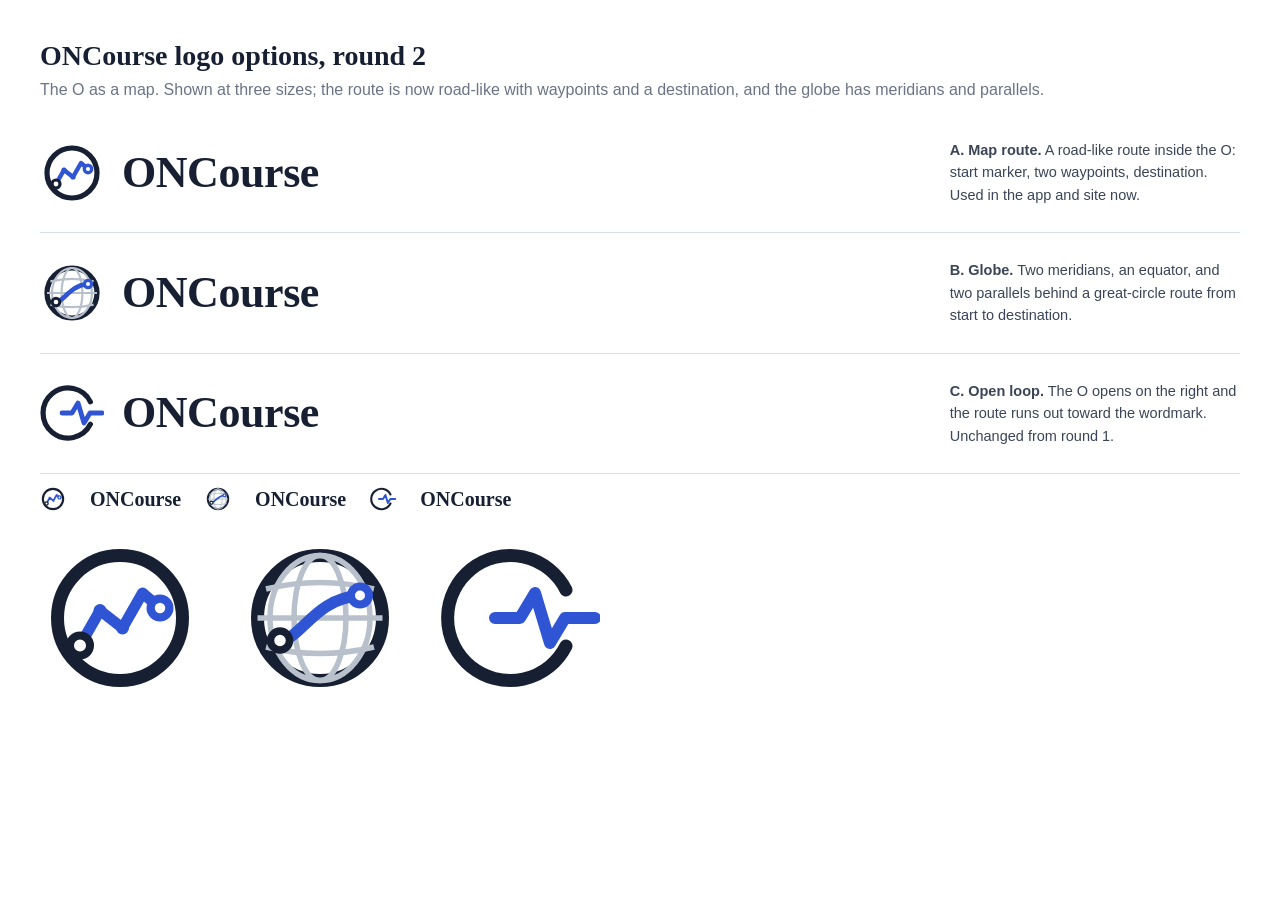
<file: logo-options.html>
<!doctype html><html><head><meta charset="utf-8"><title>ONCourse logo options</title><link rel="stylesheet" href="site.css?v=032"><style>body{padding:40px} .opt{display:flex;align-items:center;gap:18px;padding:26px 0;border-bottom:1px solid var(--line)} .opt svg{width:64px;height:64px} .opt .wm{font:600 44px/1 var(--serif);letter-spacing:-.01em} .opt p{margin:0 0 0 auto;max-width:36ch;color:var(--ink-2);font-size:14.5px} .row{display:flex;gap:24px;align-items:center;margin-top:12px} .row svg{height:26px;width:26px} .row span{font:600 20px/1 var(--serif)} .big{display:flex;gap:40px;margin-top:26px} .big svg{width:160px;height:160px}</style></head><body>
<h1 style="font:600 28px var(--serif);margin:0 0 6px">ONCourse logo options, round 2</h1><p style="color:var(--muted);margin:0 0 10px">The O as a map. Shown at three sizes; the route is now road-like with waypoints and a destination, and the globe has meridians and parallels.</p>
<div class="opt"><svg viewBox="0 0 32 32" aria-hidden="true"><circle cx="16" cy="16" r="12.5" fill="none" stroke="#172033" stroke-width="2.6"/><path d="M8 21.5 L12 14.5 L16.5 18 L20.5 11 L24 14" fill="none" stroke="#2F55D4" stroke-width="2.2" stroke-linecap="round" stroke-linejoin="round"/><circle cx="8" cy="21.5" r="2" fill="#fff" stroke="#172033" stroke-width="1.6"/><circle cx="12" cy="14.5" r="1.3" fill="#2F55D4"/><circle cx="16.5" cy="18" r="1.3" fill="#2F55D4"/><circle cx="24" cy="14" r="2.7" fill="#2F55D4"/><circle cx="24" cy="14" r="1.05" fill="#fff"/></svg><div class="wm">ONCourse</div><p><b>A. Map route.</b> A road-like route inside the O: start marker, two waypoints, destination. Used in the app and site now.</p></div>
<div class="opt"><svg viewBox="0 0 32 32" aria-hidden="true"><circle cx="16" cy="16" r="12.5" fill="none" stroke="#172033" stroke-width="2.6"/><ellipse cx="16" cy="16" rx="5.2" ry="12.5" fill="none" stroke="#B8C0CC" stroke-width="1.1"/><ellipse cx="16" cy="16" rx="10" ry="12.5" fill="none" stroke="#B8C0CC" stroke-width="1.1"/><line x1="3.5" y1="16" x2="28.5" y2="16" stroke="#B8C0CC" stroke-width="1.1"/><path d="M5.2 10.2 Q16 7.6 26.8 10.2" fill="none" stroke="#B8C0CC" stroke-width="1.1"/><path d="M5.2 21.8 Q16 24.4 26.8 21.8" fill="none" stroke="#B8C0CC" stroke-width="1.1"/><path d="M8 20.5 C 12 20.5, 15 12, 24 11.5" fill="none" stroke="#2F55D4" stroke-width="2.3" stroke-linecap="round"/><circle cx="8" cy="20.5" r="1.9" fill="#fff" stroke="#172033" stroke-width="1.5"/><circle cx="24" cy="11.5" r="2.6" fill="#2F55D4"/><circle cx="24" cy="11.5" r="1" fill="#fff"/></svg><div class="wm">ONCourse</div><p><b>B. Globe.</b> Two meridians, an equator, and two parallels behind a great-circle route from start to destination.</p></div>
<div class="opt"><svg viewBox="0 0 32 32" aria-hidden="true"><path d="M25.2 10.4 A12.5 12.5 0 1 0 25.2 21.6" fill="none" stroke="#172033" stroke-width="2.6" stroke-linecap="round"/><path d="M11 16 L 16 16 L 19 11 L 22 21 L 25 16 L 31 16" fill="none" stroke="#2F55D4" stroke-width="2.4" stroke-linecap="round" stroke-linejoin="round"/></svg><div class="wm">ONCourse</div><p><b>C. Open loop.</b> The O opens on the right and the route runs out toward the wordmark. Unchanged from round 1.</p></div>
<div class="row"><svg viewBox="0 0 32 32" aria-hidden="true"><circle cx="16" cy="16" r="12.5" fill="none" stroke="#172033" stroke-width="2.6"/><path d="M8 21.5 L12 14.5 L16.5 18 L20.5 11 L24 14" fill="none" stroke="#2F55D4" stroke-width="2.2" stroke-linecap="round" stroke-linejoin="round"/><circle cx="8" cy="21.5" r="2" fill="#fff" stroke="#172033" stroke-width="1.6"/><circle cx="12" cy="14.5" r="1.3" fill="#2F55D4"/><circle cx="16.5" cy="18" r="1.3" fill="#2F55D4"/><circle cx="24" cy="14" r="2.7" fill="#2F55D4"/><circle cx="24" cy="14" r="1.05" fill="#fff"/></svg><span>ONCourse</span><svg viewBox="0 0 32 32" aria-hidden="true"><circle cx="16" cy="16" r="12.5" fill="none" stroke="#172033" stroke-width="2.6"/><ellipse cx="16" cy="16" rx="5.2" ry="12.5" fill="none" stroke="#B8C0CC" stroke-width="1.1"/><ellipse cx="16" cy="16" rx="10" ry="12.5" fill="none" stroke="#B8C0CC" stroke-width="1.1"/><line x1="3.5" y1="16" x2="28.5" y2="16" stroke="#B8C0CC" stroke-width="1.1"/><path d="M5.2 10.2 Q16 7.6 26.8 10.2" fill="none" stroke="#B8C0CC" stroke-width="1.1"/><path d="M5.2 21.8 Q16 24.4 26.8 21.8" fill="none" stroke="#B8C0CC" stroke-width="1.1"/><path d="M8 20.5 C 12 20.5, 15 12, 24 11.5" fill="none" stroke="#2F55D4" stroke-width="2.3" stroke-linecap="round"/><circle cx="8" cy="20.5" r="1.9" fill="#fff" stroke="#172033" stroke-width="1.5"/><circle cx="24" cy="11.5" r="2.6" fill="#2F55D4"/><circle cx="24" cy="11.5" r="1" fill="#fff"/></svg><span>ONCourse</span><svg viewBox="0 0 32 32" aria-hidden="true"><path d="M25.2 10.4 A12.5 12.5 0 1 0 25.2 21.6" fill="none" stroke="#172033" stroke-width="2.6" stroke-linecap="round"/><path d="M11 16 L 16 16 L 19 11 L 22 21 L 25 16 L 31 16" fill="none" stroke="#2F55D4" stroke-width="2.4" stroke-linecap="round" stroke-linejoin="round"/></svg><span>ONCourse</span></div>
<div class="big"><svg viewBox="0 0 32 32" aria-hidden="true"><circle cx="16" cy="16" r="12.5" fill="none" stroke="#172033" stroke-width="2.6"/><path d="M8 21.5 L12 14.5 L16.5 18 L20.5 11 L24 14" fill="none" stroke="#2F55D4" stroke-width="2.2" stroke-linecap="round" stroke-linejoin="round"/><circle cx="8" cy="21.5" r="2" fill="#fff" stroke="#172033" stroke-width="1.6"/><circle cx="12" cy="14.5" r="1.3" fill="#2F55D4"/><circle cx="16.5" cy="18" r="1.3" fill="#2F55D4"/><circle cx="24" cy="14" r="2.7" fill="#2F55D4"/><circle cx="24" cy="14" r="1.05" fill="#fff"/></svg><svg viewBox="0 0 32 32" aria-hidden="true"><circle cx="16" cy="16" r="12.5" fill="none" stroke="#172033" stroke-width="2.6"/><ellipse cx="16" cy="16" rx="5.2" ry="12.5" fill="none" stroke="#B8C0CC" stroke-width="1.1"/><ellipse cx="16" cy="16" rx="10" ry="12.5" fill="none" stroke="#B8C0CC" stroke-width="1.1"/><line x1="3.5" y1="16" x2="28.5" y2="16" stroke="#B8C0CC" stroke-width="1.1"/><path d="M5.2 10.2 Q16 7.6 26.8 10.2" fill="none" stroke="#B8C0CC" stroke-width="1.1"/><path d="M5.2 21.8 Q16 24.4 26.8 21.8" fill="none" stroke="#B8C0CC" stroke-width="1.1"/><path d="M8 20.5 C 12 20.5, 15 12, 24 11.5" fill="none" stroke="#2F55D4" stroke-width="2.3" stroke-linecap="round"/><circle cx="8" cy="20.5" r="1.9" fill="#fff" stroke="#172033" stroke-width="1.5"/><circle cx="24" cy="11.5" r="2.6" fill="#2F55D4"/><circle cx="24" cy="11.5" r="1" fill="#fff"/></svg><svg viewBox="0 0 32 32" aria-hidden="true"><path d="M25.2 10.4 A12.5 12.5 0 1 0 25.2 21.6" fill="none" stroke="#172033" stroke-width="2.6" stroke-linecap="round"/><path d="M11 16 L 16 16 L 19 11 L 22 21 L 25 16 L 31 16" fill="none" stroke="#2F55D4" stroke-width="2.4" stroke-linecap="round" stroke-linejoin="round"/></svg></div>
</body></html>
</file>
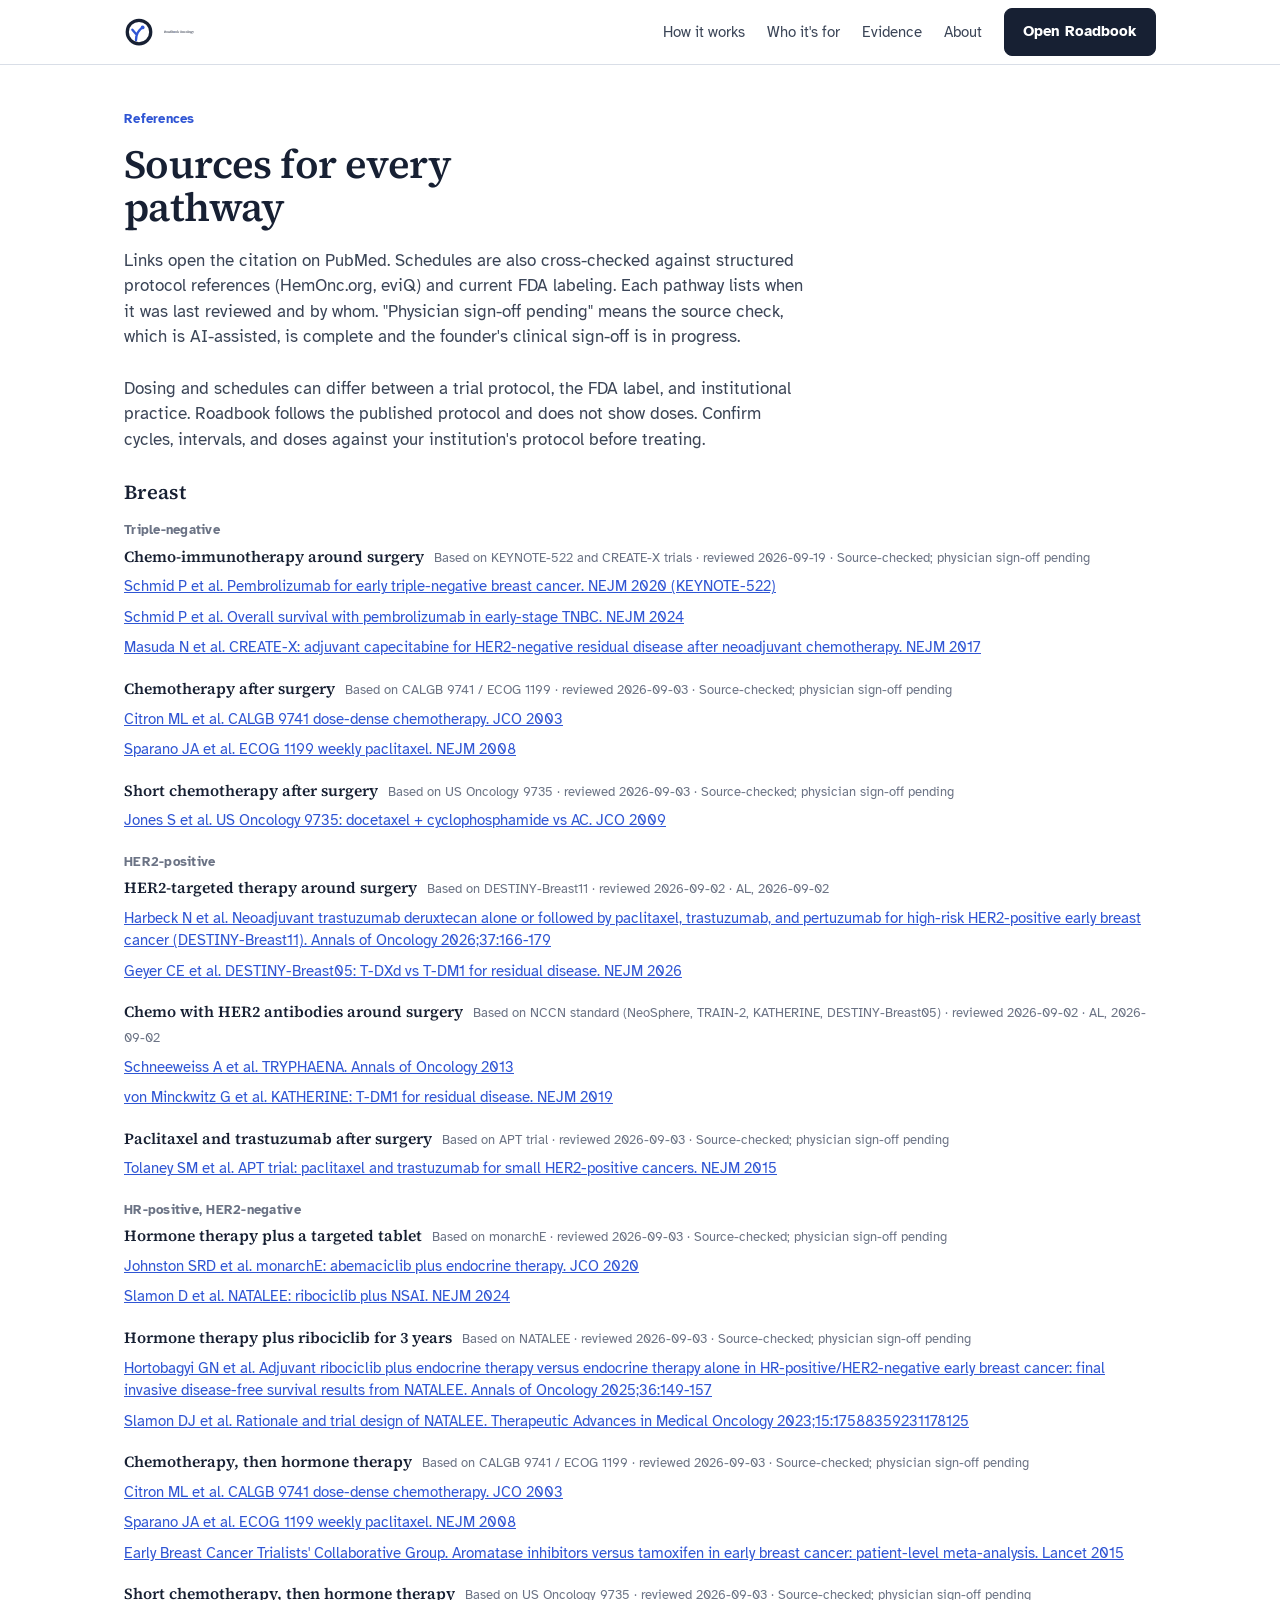
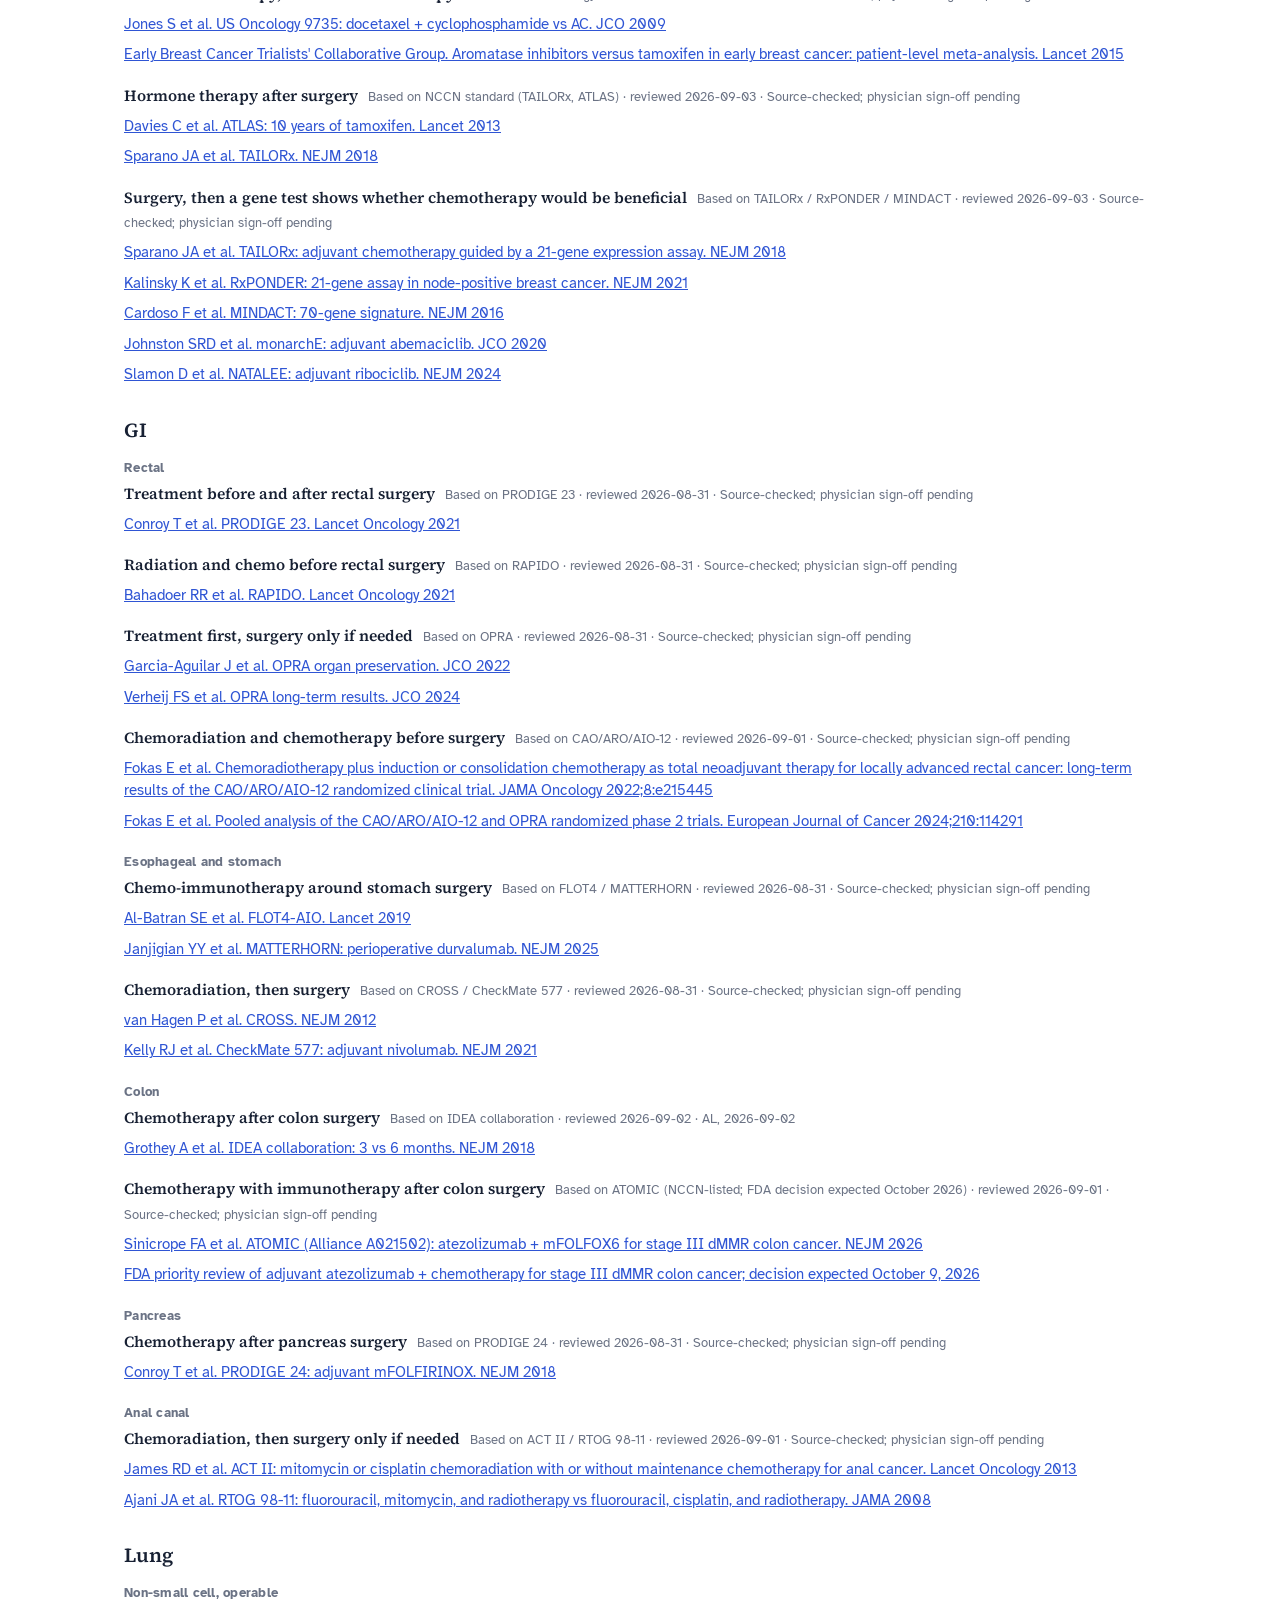
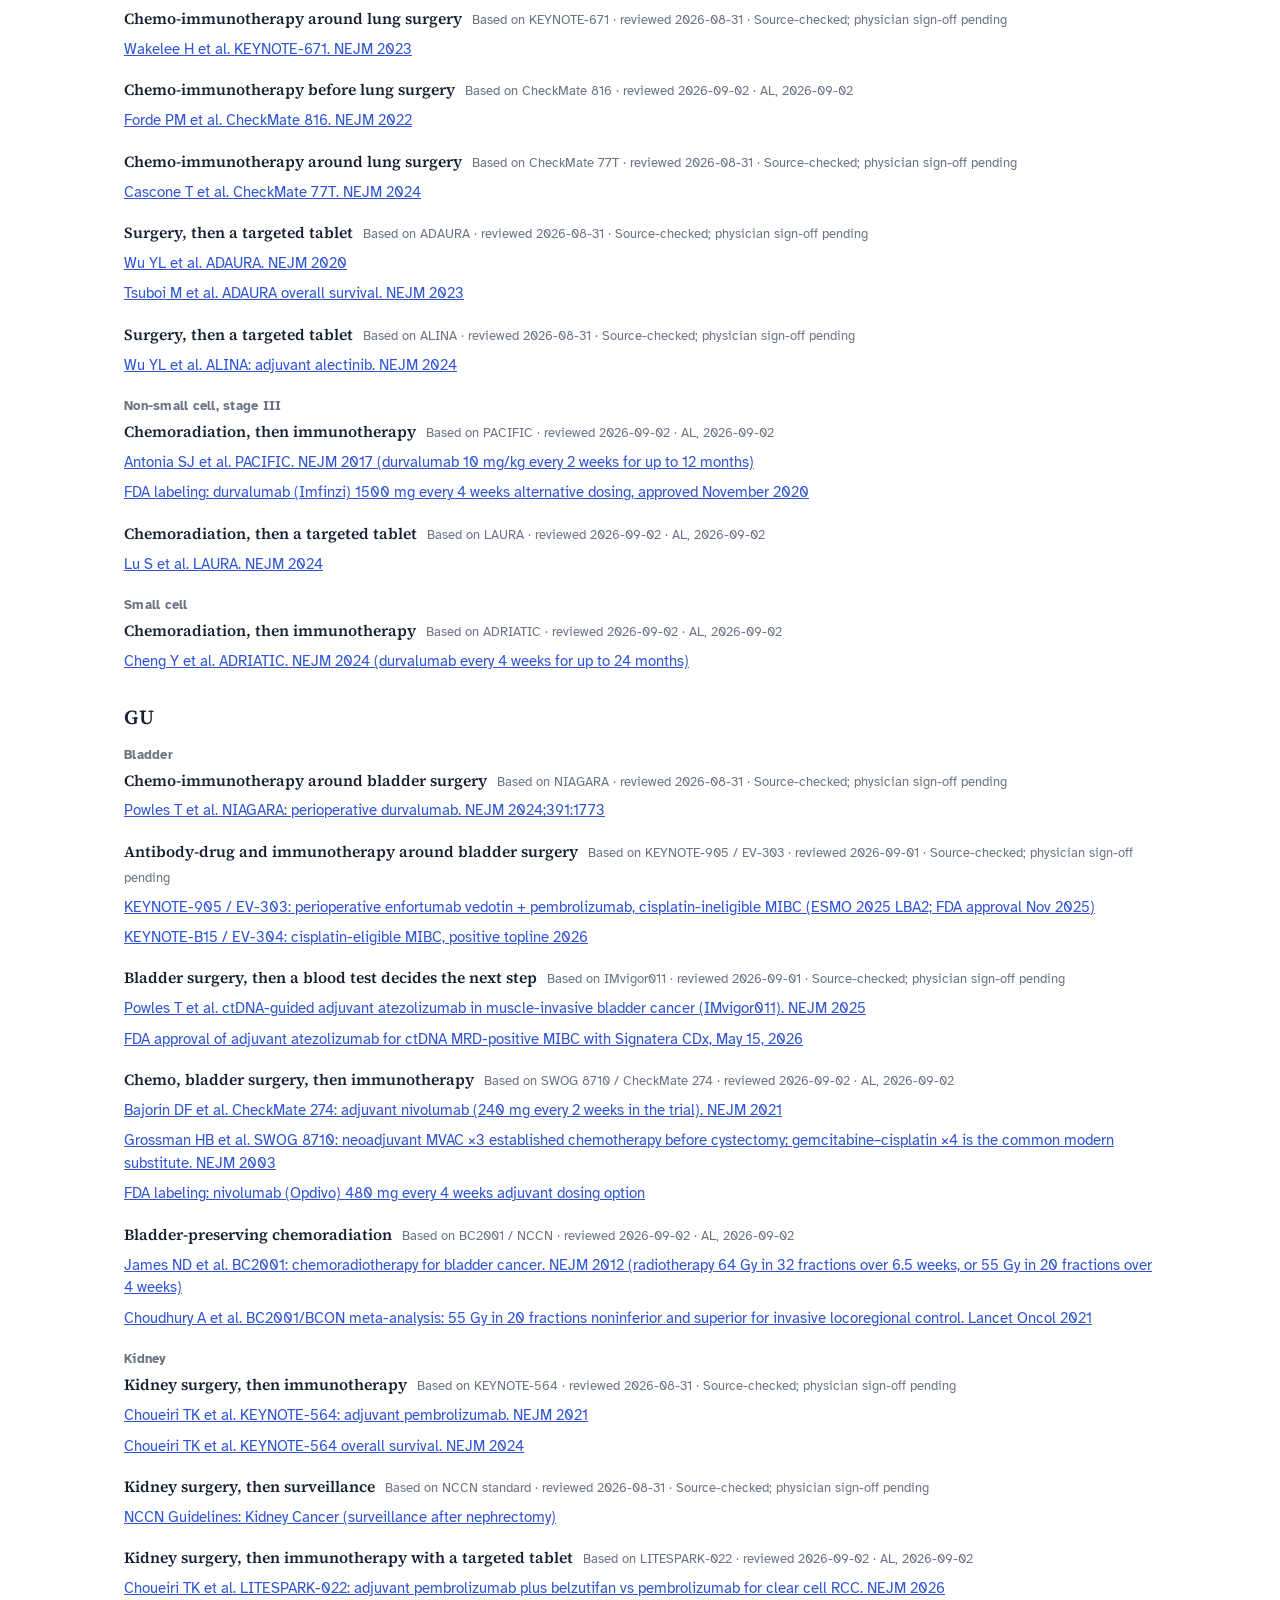
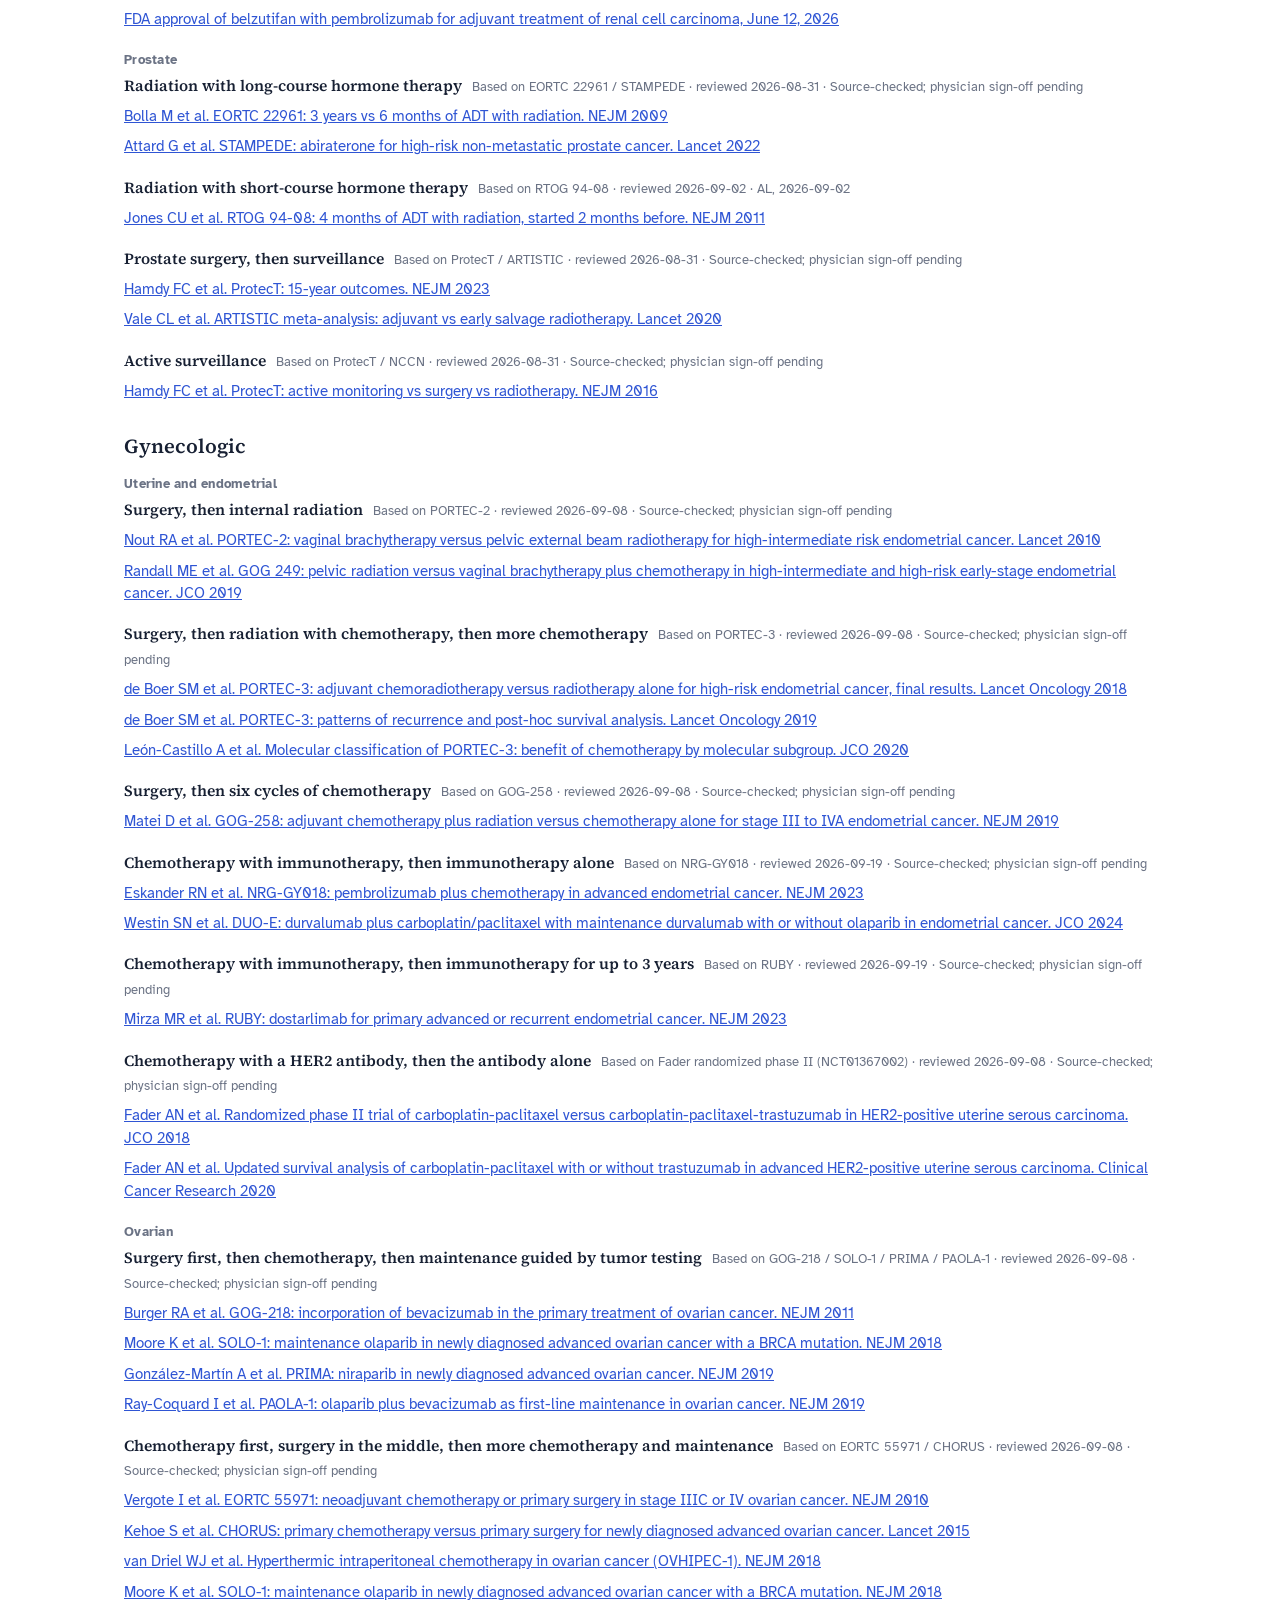
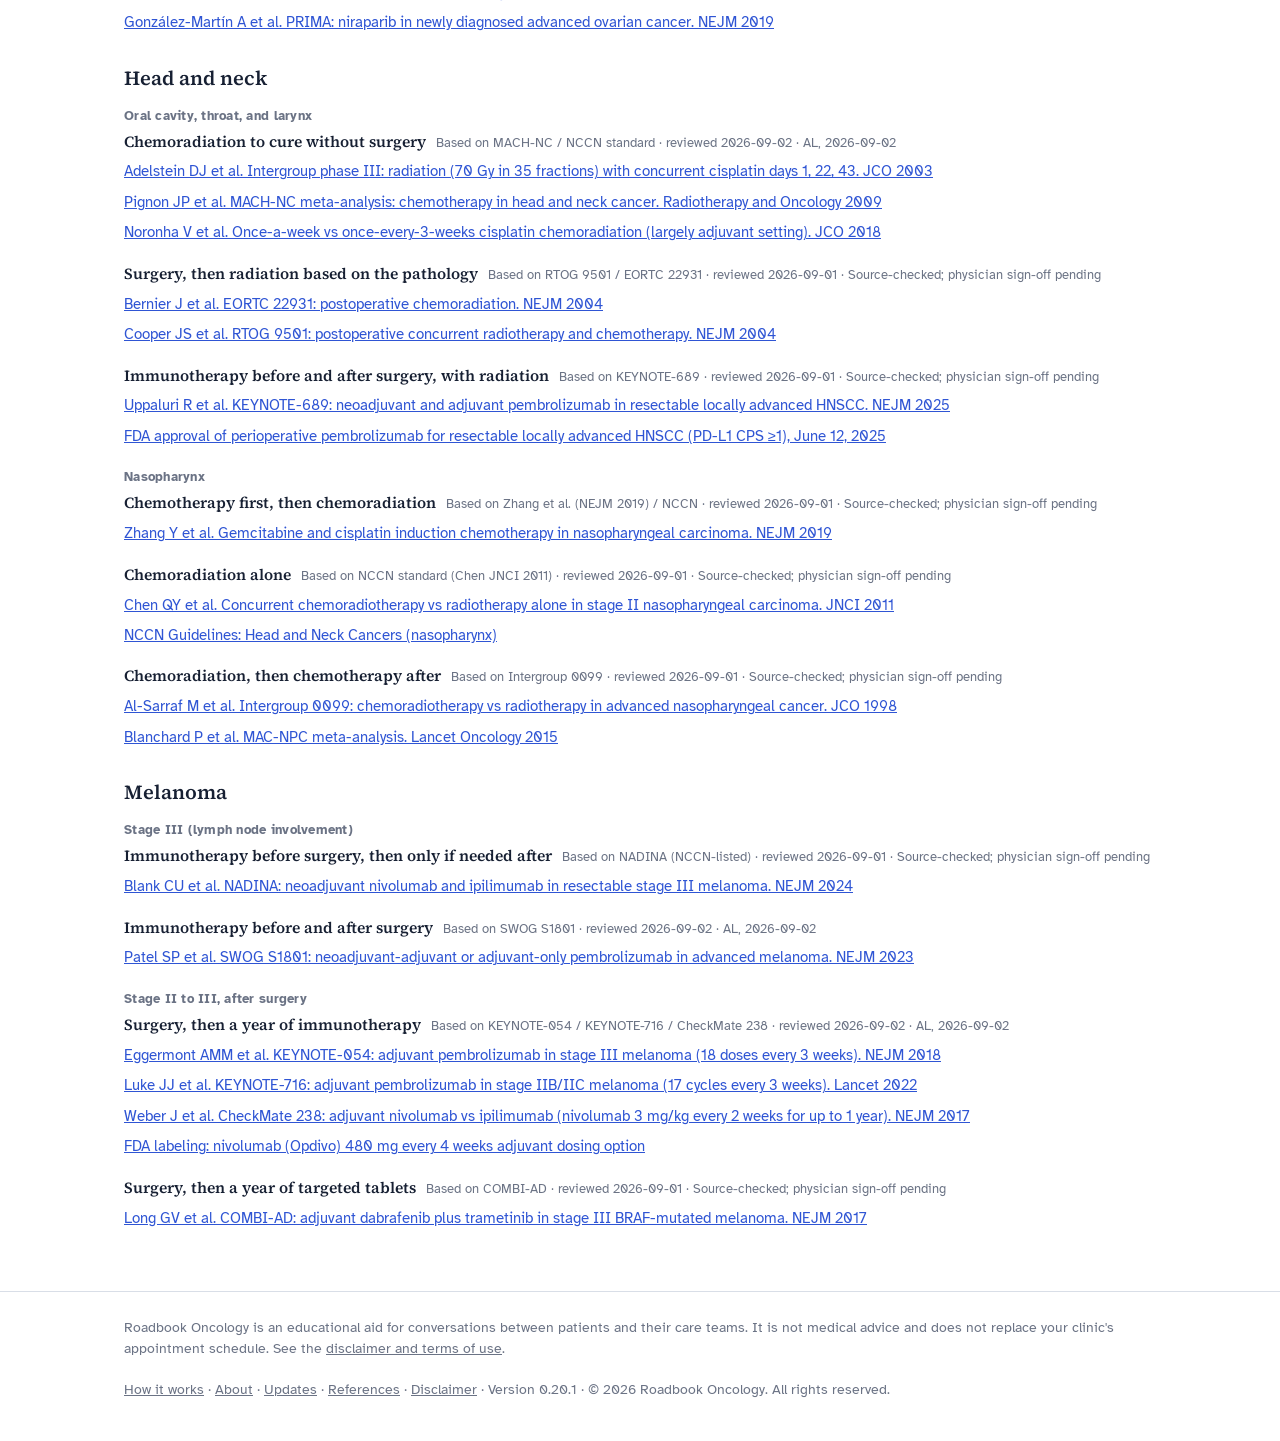
<file: references.html>
<!doctype html>
<html lang="en">
<head>
<meta charset="utf-8">
<meta name="viewport" content="width=device-width, initial-scale=1">
<title>Roadbook Oncology: sources for every pathway</title>
<meta name="description" content="Primary sources, protocol references, and review dates for every pathway in Roadbook.">
<meta property="og:site_name" content="Roadbook Oncology">
<meta property="og:title" content="Roadbook: treatment maps for cancer care">
<meta property="og:description" content="Primary sources, protocol references, and review dates for every pathway in Roadbook.">
<meta property="og:image" content="https://allentheli.github.io/Roadbook/assets/brand/og.png">
<link rel="icon" href="assets/brand/favicon.svg" type="image/svg+xml">
<link rel="icon" href="assets/brand/favicon.ico" sizes="32x32">
<link rel="apple-touch-icon" href="assets/brand/apple-touch-icon.png">
<link rel="stylesheet" href="fonts/fonts.css">
<link rel="stylesheet" href="site.css?v=044">
</head>
<body>
<header class="top"><div class="wrap">
  <a class="logo" href="index.html"><svg class="mark" viewBox="0 0 24 24" aria-hidden="true"><circle cx="12" cy="12" r="9.4" fill="none" stroke="#172033" stroke-width="2.6"></circle><path d="M9.6 18.4 Q9.6 11.8 14.9 8.3 M9.6 13.6 L6.7 10.2" fill="none" stroke="#2F55D4" stroke-width="1.9" stroke-linecap="round" stroke-linejoin="round"></path><circle cx="14.9" cy="8.3" r="1.55" fill="#2F55D4"></circle></svg> <svg class="wordmark full" viewBox="47 63 1920 196" role="img" aria-label="Roadbook Oncology"><g transform="translate(40 40) scale(0.2)"><g fill="#172033"><path d="M344 850L36 850L36 795L171 787L211 787L344 795L344 850M251 850L130 850Q131 799 131 747.5Q131 696 131 644.5Q131 593 131 541L131 541L131 491Q131 440 131 388.5Q131 337 131 285.5Q131 234 130 183L130 183L251 183Q251 235 250.5 287Q250 339 250 392Q250 445 250 501L250 501L250 535Q250 589 250 642Q250 695 250.5 746.5Q251 798 251 850L251 850M594 860L594 860Q539 860 509.5 841Q480 822 468 774L468 774L436 643Q427 604 411.5 583Q396 562 373 553.5Q350 545 313 545L313 545L194 545L194 492L327 492Q380 492 414 475Q448 458 464 428Q480 398 480 360L480 360Q480 299 444 269Q408 239 332 239L332 239L204 239L204 183L346 183Q469 183 535.5 228Q602 273 602 354L602 354Q602 400 575.5 435Q549 470 500 491Q451 512 385 515L385 515L385 521Q424 522 452 529.5Q480 537 500 552Q520 567 533.5 591.5Q547 616 557 652L557 652L604 821L556 786L682 797L682 850Q670 853 656 855Q642 857 627 858.5Q612 860 594 860M163 246L36 238L36 183L176 183L176 246L163 246M990 863L990 863Q924 863 867 833.5Q810 804 776 746Q742 688 742 605L742 605Q742 522 776.5 463.5Q811 405 867.5 374.5Q924 344 990 344L990 344Q1055 344 1112 374Q1169 404 1203.5 461.5Q1238 519 1238 602L1238 602Q1238 685 1203.5 743.5Q1169 802 1112.5 832.5Q1056 863 990 863M990 808L990 808Q1032 808 1061 786Q1090 764 1106 719Q1122 674 1122 605L1122 605Q1122 536 1106 490Q1090 444 1061 421.5Q1032 399 990 399L990 399Q948 399 918.5 421.5Q889 444 874 489Q859 534 859 603L859 603Q859 673 874 718.5Q889 764 918.5 786Q948 808 990 808M1463 865L1463 865Q1406 865 1366 831Q1326 797 1326 734L1326 734Q1326 697 1342 668.5Q1358 640 1395 617.5Q1432 595 1496 577L1496 577Q1524 569 1552 562Q1580 555 1607.5 547Q1635 539 1663 532L1663 532L1663 574Q1628 584 1593.5 595Q1559 606 1524 617L1524 617Q1487 628 1467 643Q1447 658 1439.5 675.5Q1432 693 1432 713L1432 713Q1432 750 1454 770Q1476 790 1513 790L1513 790Q1536 790 1555 781.5Q1574 773 1595.5 757Q1617 741 1646 716L1646 716L1652 772L1615 772Q1596 798 1575.5 819Q1555 840 1528.5 852.5Q1502 865 1463 865M1727 862L1727 862Q1681 862 1654 834Q1627 806 1624 753L1624 753L1621 751L1621 515Q1621 470 1610.5 444Q1600 418 1577.5 407Q1555 396 1520 396L1520 396Q1496 396 1473 400.5Q1450 405 1426 415L1426 415L1469 373L1456 460Q1452 495 1436 511Q1420 527 1395 527L1395 527Q1370 527 1356.5 514Q1343 501 1339 482L1339 482Q1351 419 1407 381.5Q1463 344 1551 344L1551 344Q1607 344 1646.5 361.5Q1686 379 1707 417.5Q1728 456 1728 520L1728 520L1728 742Q1728 769 1738.5 781Q1749 793 1767 793L1767 793Q1779 793 1788.5 789Q1798 785 1806 779L1806 779L1823 814Q1807 836 1783.5 849Q1760 862 1727 862M2078 863L2078 863Q2019 863 1972.5 832.5Q1926 802 1899.5 744.5Q1873 687 1873 607L1873 607Q1873 525 1901 466Q1929 407 1977 375.5Q2025 344 2084 344L2084 344Q2120 344 2146 355Q2172 366 2192 386.5Q2212 407 2230 435L2230 435L2267 435L2262 503Q2223 458 2190.5 436Q2158 414 2119 414L2119 414Q2082 414 2052 434Q2022 454 2004.5 496Q1987 538 1987 604L1987 604Q1987 668 2004 709Q2021 750 2051 770Q2081 790 2119 790L2119 790Q2162 790 2194.5 766.5Q2227 743 2262 696L2262 696L2267 764L2230 764Q2214 793 2194 815.5Q2174 838 2146 850.5Q2118 863 2078 863M2417 850L2245 857L2235 753L2232 751L2232 454L2237 447L2234 212L2150 197L2150 154L2313 118L2342 122L2340 252L2340 788L2417 802L2417 850M2653 858L2484 850L2484 802L2559 788Q2559 763 2559 736.5Q2559 710 2559.5 684Q2560 658 2560 635L2560 635L2560 212L2477 197L2477 154L2639 118L2668 122L2666 252L2663 447L2667 453L2667 757L2665 758L2653 858M2819 863L2819 863Q2782 863 2754.5 851.5Q2727 840 2705.5 817Q2684 794 2665 761L2665 761L2628 761L2633 695Q2671 744 2706.5 768.5Q2742 793 2784 793L2784 793Q2821 793 2850 773Q2879 753 2896 711.5Q2913 670 2913 606L2913 606Q2913 510 2877.5 463.5Q2842 417 2787 417L2787 417Q2760 417 2735.5 428Q2711 439 2686 460.5Q2661 482 2632 514L2632 514L2627 447L2667 447Q2687 414 2710 391.5Q2733 369 2761.5 356.5Q2790 344 2828 344L2828 344Q2884 344 2929.5 373.5Q2975 403 3001.5 460.5Q3028 518 3028 601L3028 601Q3028 682 3000.5 741Q2973 800 2925.5 831.5Q2878 863 2819 863" fill="#172033"/><path d="M3363 863L3363 863Q3297 863 3240 833.5Q3183 804 3149 746Q3115 688 3115 605L3115 605Q3115 522 3149.5 463.5Q3184 405 3240.5 374.5Q3297 344 3363 344L3363 344Q3428 344 3485 374Q3542 404 3576.5 461.5Q3611 519 3611 602L3611 602Q3611 685 3576.5 743.5Q3542 802 3485.5 832.5Q3429 863 3363 863M3363 808L3363 808Q3405 808 3434 786Q3463 764 3479 719Q3495 674 3495 605L3495 605Q3495 536 3479 490Q3463 444 3434 421.5Q3405 399 3363 399L3363 399Q3321 399 3291.5 421.5Q3262 444 3247 489Q3232 534 3232 603L3232 603Q3232 673 3247 718.5Q3262 764 3291.5 786Q3321 808 3363 808" fill="#172033"/><path d="M3947 863L3947 863Q3881 863 3824 833.5Q3767 804 3733 746Q3699 688 3699 605L3699 605Q3699 522 3733.5 463.5Q3768 405 3824.5 374.5Q3881 344 3947 344L3947 344Q4012 344 4069 374Q4126 404 4160.5 461.5Q4195 519 4195 602L4195 602Q4195 685 4160.5 743.5Q4126 802 4069.5 832.5Q4013 863 3947 863M3947 808L3947 808Q3989 808 4018 786Q4047 764 4063 719Q4079 674 4079 605L4079 605Q4079 536 4063 490Q4047 444 4018 421.5Q3989 399 3947 399L3947 399Q3905 399 3875.5 421.5Q3846 444 3831 489Q3816 534 3816 603L3816 603Q3816 673 3831 718.5Q3846 764 3875.5 786Q3905 808 3947 808" fill="#172033"/><path d="M4537 850L4274 850L4274 799L4385 789L4425 789L4537 799L4537 850M4461 850L4350 850Q4351 825 4351 798Q4351 771 4351.5 743.5Q4352 716 4352 688.5Q4352 661 4352 635L4352 635L4352 212L4269 197L4269 154L4432 118L4461 122L4459 252L4459 634Q4459 661 4459 688Q4459 715 4459.5 743Q4460 771 4460 798Q4460 825 4461 850L4461 850M4781 358L4410 706L4410 627L4444 627L4572 487L4701 358L4781 358M4834 850L4673 850L4516 578L4588 507L4764 791L4834 801L4834 850M4667 422L4558 406L4558 357L4812 357L4812 406L4691 419L4667 422" fill="#172033"/></g><path d="M3322.7 778.0 Q3322.7 635.0 3410.1 515.2 M3322.7 665.0 L3276.7 581.1" fill="none" stroke="#2F55D4" stroke-width="46" stroke-linecap="round" stroke-linejoin="round"></path><circle cx="3410.1" cy="515.2" r="40" fill="#2F55D4"></circle><path d="M5445 866L5445 866Q5379 866 5320 843Q5261 820 5216 775.5Q5171 731 5146 666Q5121 601 5121 518L5121 518Q5121 436 5146.5 371Q5172 306 5216.5 260.5Q5261 215 5320 191Q5379 167 5445 167L5445 167Q5511 167 5569.5 190Q5628 213 5673 257.5Q5718 302 5743.5 366Q5769 430 5769 514L5769 514Q5769 596 5743.5 661Q5718 726 5673.5 772Q5629 818 5570 842Q5511 866 5445 866M5445 807L5445 807Q5496 807 5532.5 784Q5569 761 5593.5 721Q5618 681 5629.5 628.5Q5641 576 5641 516L5641 516Q5641 457 5629.5 404.5Q5618 352 5593.5 312Q5569 272 5532.5 249Q5496 226 5445 226L5445 226Q5395 226 5358 249Q5321 272 5296.5 312Q5272 352 5260 404Q5248 456 5248 516L5248 516Q5248 575 5260 628Q5272 681 5296.5 721Q5321 761 5358 784Q5395 807 5445 807M6108 850L5855 850L5855 799L5965 789L6005 789L6108 799L6108 850M6040 850L5929 850Q5929 820 5929.5 783Q5930 746 5930 707Q5930 668 5930 635L5930 635L5930 582Q5930 556 5930 535Q5930 514 5929.5 494Q5929 474 5929 453L5929 453L5849 449L5849 403L5991 350L6020 355L6034 463L6038 464L6038 635Q6038 668 6038.5 707Q6039 746 6039 783Q6039 820 6040 850L6040 850M6435 850L6182 850L6182 799L6288 789L6328 789L6435 799L6435 850M6363 850L6252 850Q6253 820 6253 783Q6253 746 6253.5 707.5Q6254 669 6254 635L6254 635L6254 537Q6254 478 6234.5 454Q6215 430 6172 430L6172 430Q6147 430 6122.5 437.5Q6098 445 6072.5 459.5Q6047 474 6021 496L6021 496L6015 448L6042 448Q6063 418 6089.5 394.5Q6116 371 6148.5 357.5Q6181 344 6218 344L6218 344Q6289 344 6325.5 387.5Q6362 431 6362 519L6362 519L6362 635Q6362 669 6362 707.5Q6362 746 6362.5 783Q6363 820 6363 850L6363 850M6750 863L6750 863Q6675 863 6620 832Q6565 801 6535.5 744Q6506 687 6506 609L6506 609Q6506 529 6538.5 469.5Q6571 410 6627.5 377Q6684 344 6753 344L6753 344Q6809 344 6850.5 361Q6892 378 6917.5 406Q6943 434 6951 467L6951 467Q6947 491 6934 504.5Q6921 518 6896 518L6896 518Q6869 518 6854 501.5Q6839 485 6833 458L6833 458L6809 369L6871 420Q6849 409 6824 402.5Q6799 396 6768 396L6768 396Q6725 396 6691 419.5Q6657 443 6638.5 487.5Q6620 532 6620 596L6620 596Q6620 660 6640 702.5Q6660 745 6695.5 766Q6731 787 6777 787L6777 787Q6808 787 6832.5 778.5Q6857 770 6877.5 755Q6898 740 6915 720L6915 720L6952 753Q6933 783 6907 808Q6881 833 6843 848Q6805 863 6750 863M7278 863L7278 863Q7212 863 7155 833.5Q7098 804 7064 746Q7030 688 7030 605L7030 605Q7030 522 7064.5 463.5Q7099 405 7155.5 374.5Q7212 344 7278 344L7278 344Q7343 344 7400 374Q7457 404 7491.5 461.5Q7526 519 7526 602L7526 602Q7526 685 7491.5 743.5Q7457 802 7400.5 832.5Q7344 863 7278 863M7278 808L7278 808Q7320 808 7349 786Q7378 764 7394 719Q7410 674 7410 605L7410 605Q7410 536 7394 490Q7378 444 7349 421.5Q7320 399 7278 399L7278 399Q7236 399 7206.5 421.5Q7177 444 7162 489Q7147 534 7147 603L7147 603Q7147 673 7162 718.5Q7177 764 7206.5 786Q7236 808 7278 808M7869 850L7605 850L7605 799L7716 789L7756 789L7869 799L7869 850M7792 850L7681 850Q7682 814 7682 778Q7682 742 7682.5 706Q7683 670 7683 635L7683 635L7683 212L7600 197L7600 154L7763 118L7792 122L7790 252L7790 635Q7790 670 7790.5 706Q7791 742 7791 778Q7791 814 7792 850L7792 850M8195 863L8195 863Q8129 863 8072 833.5Q8015 804 7981 746Q7947 688 7947 605L7947 605Q7947 522 7981.5 463.5Q8016 405 8072.5 374.5Q8129 344 8195 344L8195 344Q8260 344 8317 374Q8374 404 8408.5 461.5Q8443 519 8443 602L8443 602Q8443 685 8408.5 743.5Q8374 802 8317.5 832.5Q8261 863 8195 863M8195 808L8195 808Q8237 808 8266 786Q8295 764 8311 719Q8327 674 8327 605L8327 605Q8327 536 8311 490Q8295 444 8266 421.5Q8237 399 8195 399L8195 399Q8153 399 8123.5 421.5Q8094 444 8079 489Q8064 534 8064 603L8064 603Q8064 673 8079 718.5Q8094 764 8123.5 786Q8153 808 8195 808M8735 1085L8735 1085Q8664 1085 8615.5 1069Q8567 1053 8542.5 1025.5Q8518 998 8518 963L8518 963Q8518 934 8533 912Q8548 890 8579.5 873Q8611 856 8661 843L8661 843L8668 850Q8651 863 8639 878Q8627 893 8621 909.5Q8615 926 8615 945L8615 945Q8615 970 8629.5 989.5Q8644 1009 8673.5 1020Q8703 1031 8750 1031L8750 1031Q8805 1031 8842 1017.5Q8879 1004 8898 981.5Q8917 959 8917 933L8917 933Q8917 901 8894.5 881.5Q8872 862 8824 862L8824 862L8695 862Q8678 862 8662 861.5Q8646 861 8631 860L8631 860L8631 841Q8592 834 8568.5 816Q8545 798 8545 763L8545 763Q8545 731 8568 708Q8591 685 8634 664L8634 664L8634 640L8684 648Q8660 669 8648.5 685Q8637 701 8637 721L8637 721Q8637 745 8654 757.5Q8671 770 8710 770L8710 770L8837 770Q8897 770 8935.5 787Q8974 804 8992.5 834Q9011 864 9011 904L9011 904Q9011 941 8991 973.5Q8971 1006 8934 1031Q8897 1056 8846.5 1070.5Q8796 1085 8735 1085M8739 678L8739 678Q8680 678 8635 658.5Q8590 639 8565 601.5Q8540 564 8540 512L8540 512Q8540 461 8565 423Q8590 385 8635 364.5Q8680 344 8739 344L8739 344Q8780 344 8811 353.5Q8842 363 8864.5 379.5Q8887 396 8900 417L8900 417L8909 418Q8923 436 8930.5 458.5Q8938 481 8938 510L8938 510Q8938 561 8913 599Q8888 637 8843.5 657.5Q8799 678 8739 678M8739 629L8739 629Q8769 629 8790.5 614.5Q8812 600 8823.5 573Q8835 546 8835 510L8835 510Q8835 474 8824 447.5Q8813 421 8791.5 407Q8770 393 8740 393L8740 393Q8711 393 8689 407.5Q8667 422 8655.5 448.5Q8644 475 8644 511L8644 511Q8644 547 8655.5 573.5Q8667 600 8688 614.5Q8709 629 8739 629M9025 437L8872 437L8872 406L8898 406L8991 339L9025 344L9025 437M9165 1092L9165 1092Q9134 1092 9111 1083Q9088 1074 9074.5 1058.5Q9061 1043 9058 1025L9058 1025Q9064 1002 9082.5 989Q9101 976 9129 976L9129 976Q9154 976 9173 986.5Q9192 997 9210 1018L9210 1018L9237 1050L9206 1057L9212 1047Q9239 1029 9260.5 1004.5Q9282 980 9300 948.5Q9318 917 9333 880L9333 880L9351 835L9367 831L9445 573L9521 357L9591 357L9394 860Q9363 939 9330.5 990Q9298 1041 9258 1066.5Q9218 1092 9165 1092M9399 796L9331 923L9104 357L9227 357L9377 786L9399 796M9166 417L9065 405L9065 357L9334 357L9334 405L9218 417L9166 417M9517 417L9417 405L9417 357L9630 357L9630 405L9546 417L9517 417" fill="#172033"/></g></svg></a>
  <div class="nav-wrap">
    <input type="checkbox" id="navtoggle" class="navcb" aria-label="Show menu">
    <label class="navtoggle" for="navtoggle"><span></span><span></span><span></span></label>
  <nav class="main"><a href="how-it-works.html">How it works</a><a href="index.html#who">Who it's for</a><a href="index.html#evidence">Evidence</a><a href="about.html">About</a><a class="btn" href="app.html" style="color:#fff">Open Roadbook</a></nav>
  </div>
</div></header>

<section style="border-top:0"><div class="wrap">
  <p class="eyebrow">References</p>
  <h1 class="display" style="font-size:40px">Sources for every pathway</h1>
  <p class="sub">Links open the citation on PubMed. Schedules are also cross-checked against structured protocol references (HemOnc.org, eviQ) and current FDA labeling. Each pathway lists when it was last reviewed and by whom. "Physician sign-off pending" means the source check, which is AI-assisted, is complete and the founder's clinical sign-off is in progress.</p>
  <p class="sub">Dosing and schedules can differ between a trial protocol, the FDA label, and institutional practice. Roadbook follows the published protocol and does not show doses. Confirm cycles, intervals, and doses against your institution's protocol before treating.</p>
  <div class="refs" id="refs"></div>
</div></section>

<footer><div class="wrap">
  <div>Roadbook Oncology is an educational aid for conversations between patients and their care teams. It is not medical advice and does not replace your clinic's appointment schedule. See the <a href="disclaimer.html">disclaimer and terms of use</a>.</div>
  <div><a href="how-it-works.html">How it works</a> · <a href="about.html">About</a> · <a href="updates.html">Updates</a> · <a href="references.html">References</a> · <a href="disclaimer.html">Disclaimer</a> · <span id="ver"></span> · &copy; 2026 Roadbook Oncology. All rights reserved.</div>
</div></footer>
<script src="regimens.js?v=0.20.1"></script>
<script>document.getElementById('ver').textContent = 'Version ' + APP_VERSION;</script>
<script>
(function(){
  const cat = [['breast','Breast'],['gi','GI'],['lung','Lung'],['gu','GU'],['gyn','Gynecologic'],['hn','Head and neck'],['skin','Melanoma']];
  document.getElementById('refs').innerHTML = cat.map(([k,l]) => {
    const rs = LIBRARY.filter(r => r.disease === k); const groups = [];
    rs.forEach(r => { if (!groups.includes(r.group)) groups.push(r.group); });
    return `<h3>${l}</h3>` + groups.map(g => `<h4>${g}</h4>` + rs.filter(r => r.group === g).map(r => `<div class="refblock"><b>${r.plan || r.title}</b> <span class="meta">${r.trial ? 'Based on ' + r.trial + ' · ' : ''}reviewed ${r.reviewed || ''}${r.reviewedBy ? ' · ' + r.reviewedBy : ''}</span><ul>${(r.refs || []).map(x => `<li><a href="https://pubmed.ncbi.nlm.nih.gov/?term=${encodeURIComponent(x.q || x.t)}" target="_blank" rel="noopener">${x.t}</a></li>`).join('') || '<li><small>Guideline-based; no trial citation listed.</small></li>'}</ul></div>`).join('')).join('');
  }).join('');
})();
</script>
</body></html>
</file>
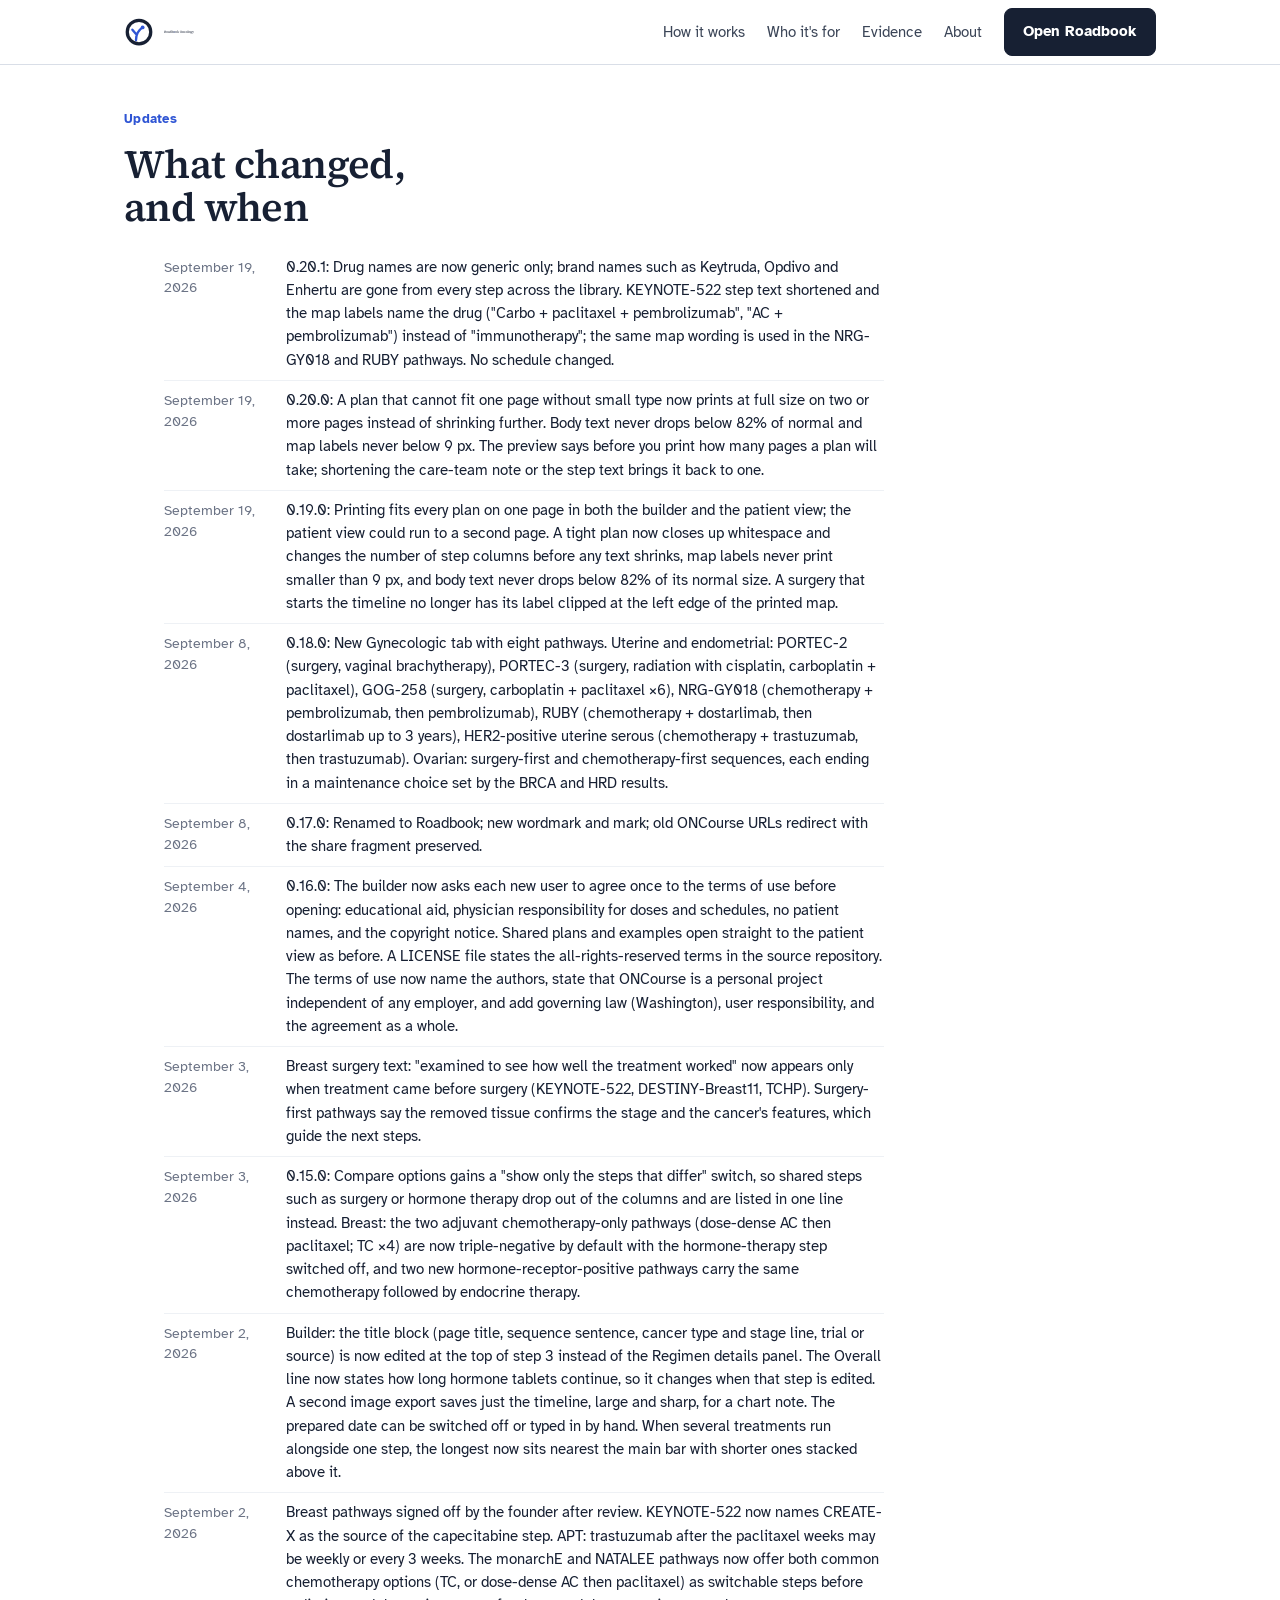
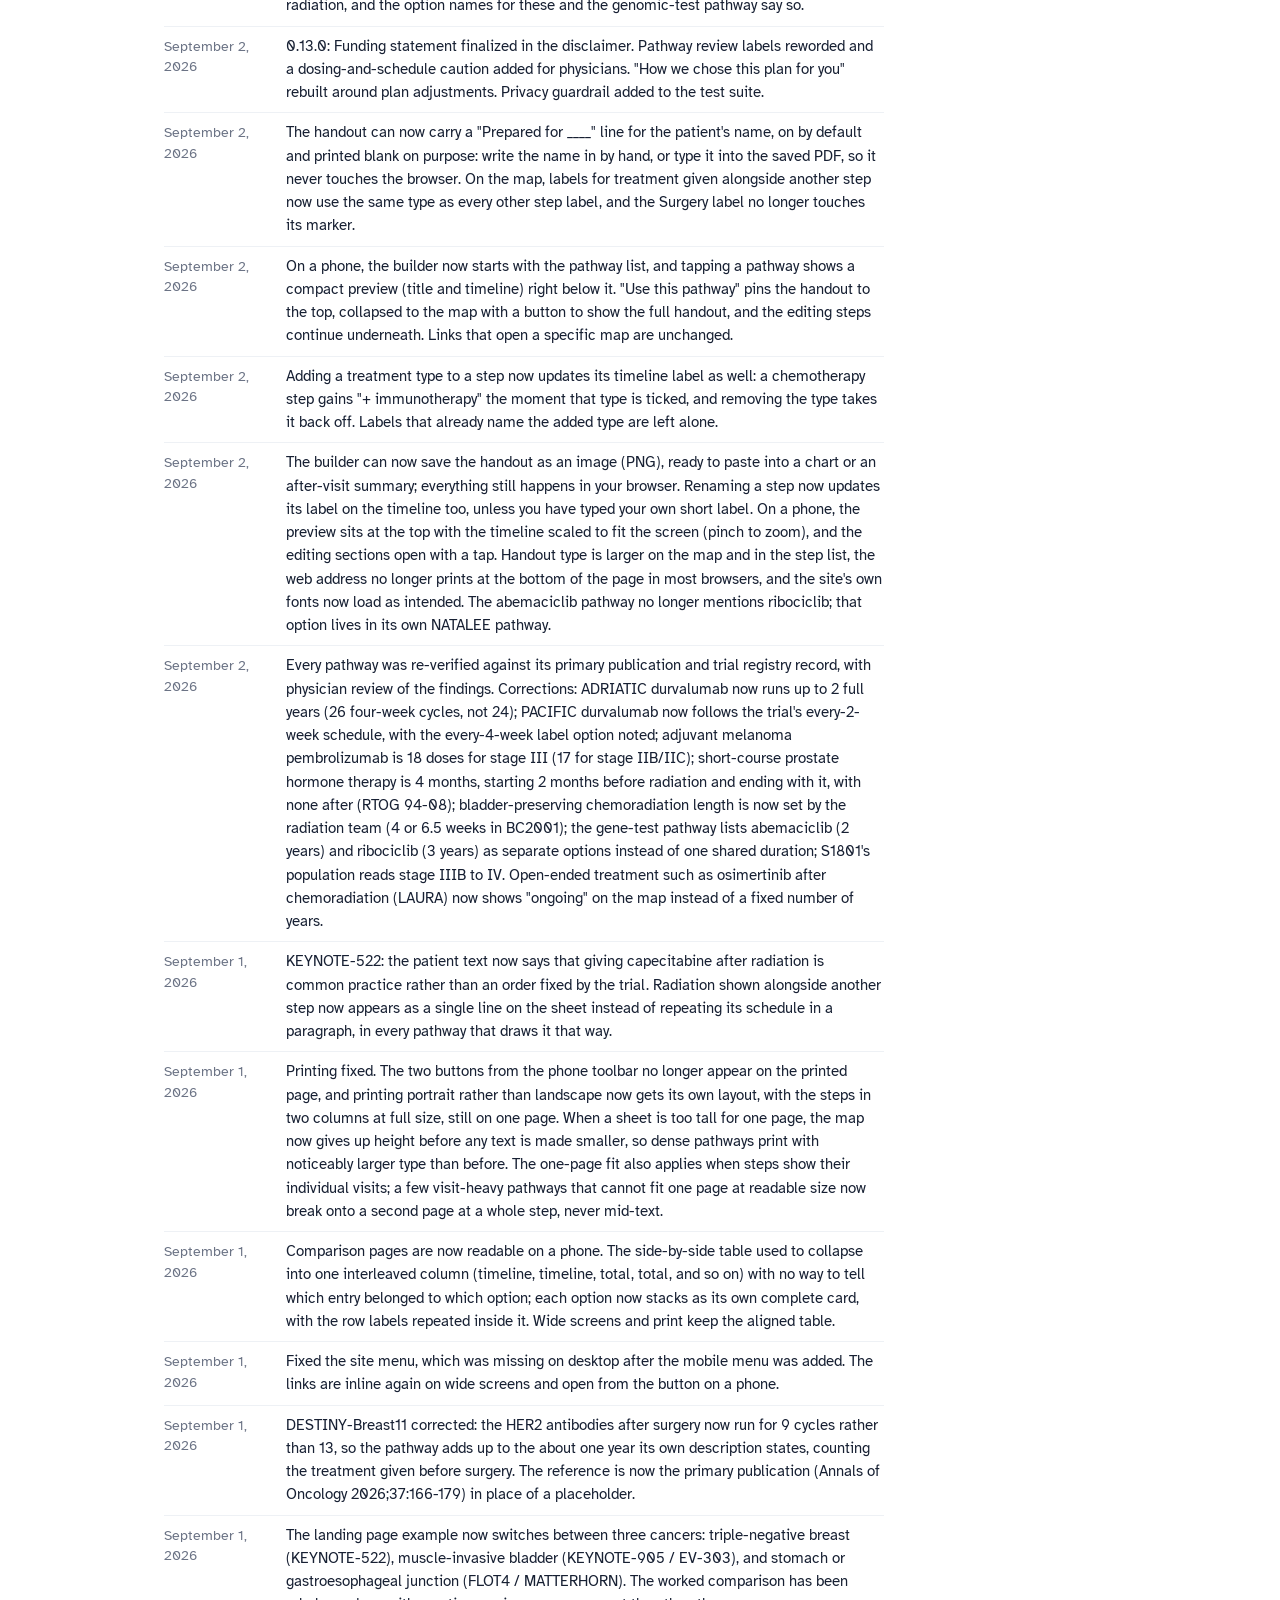
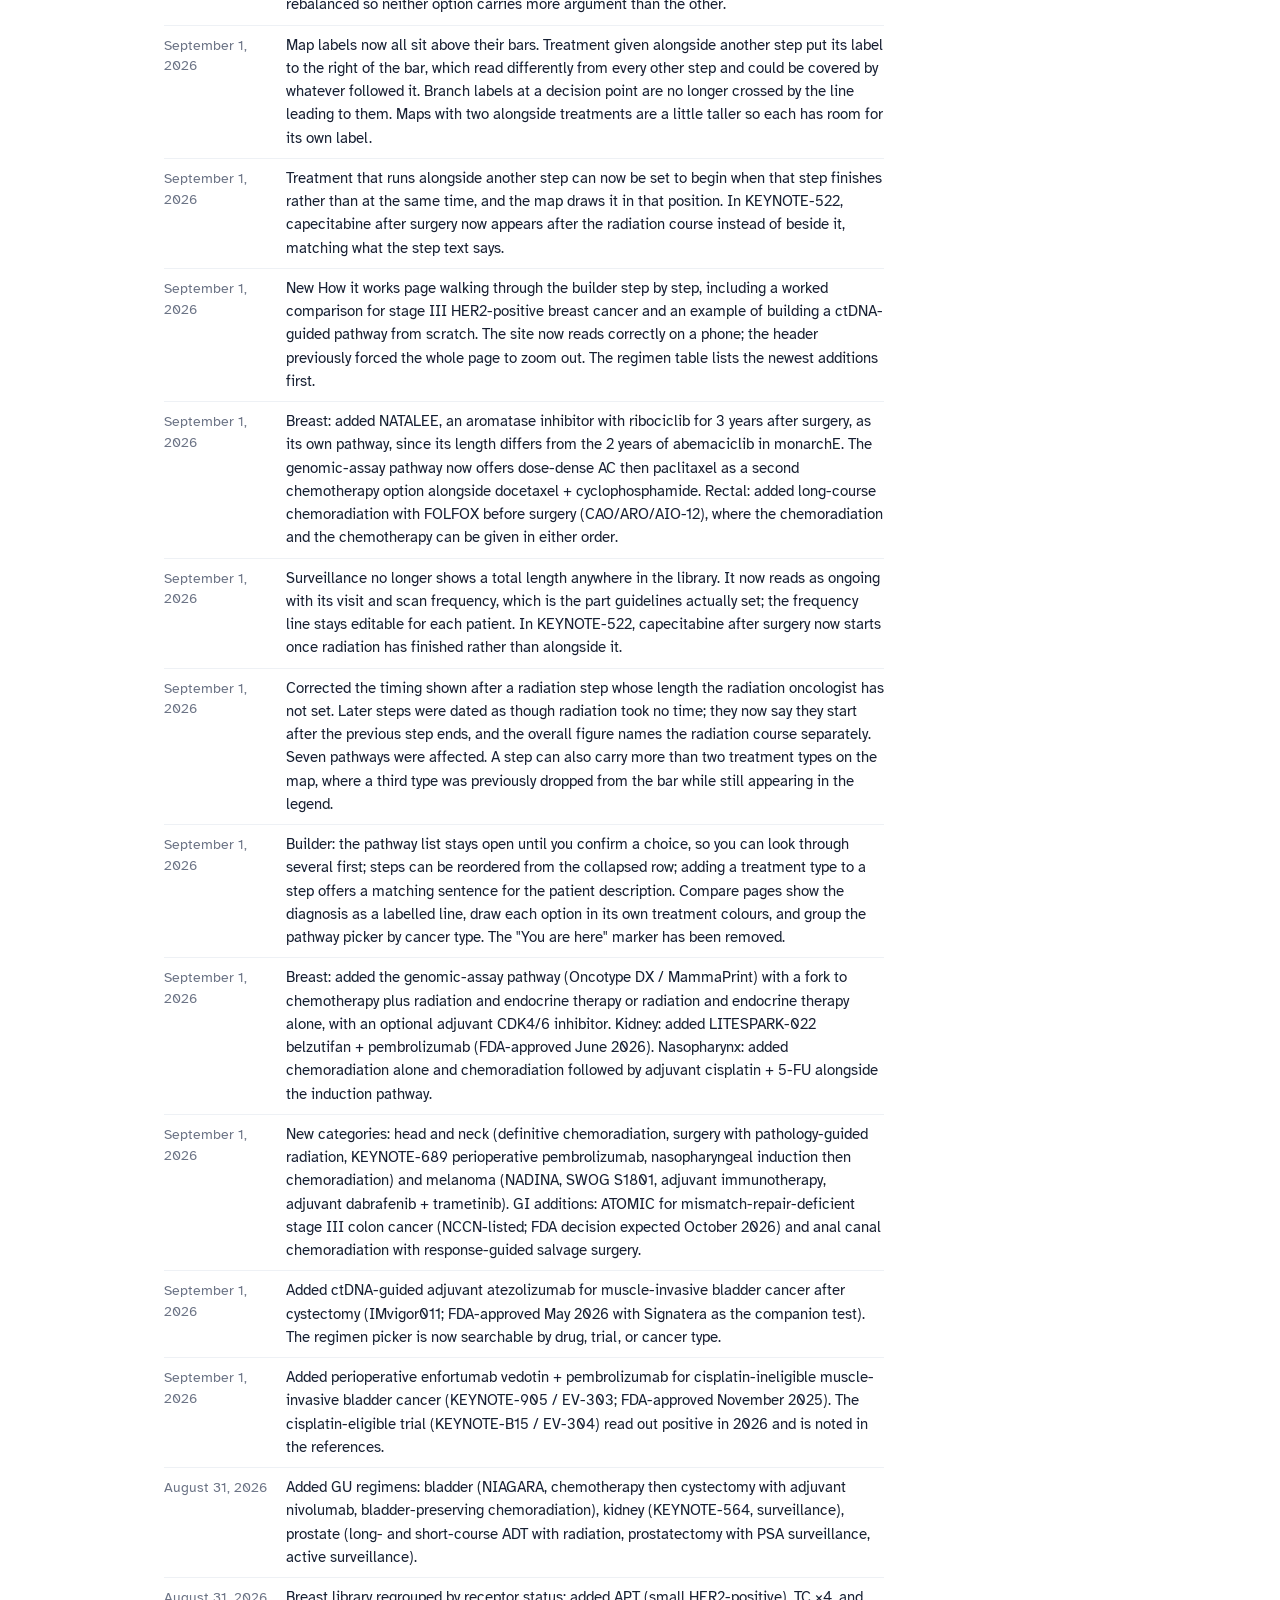
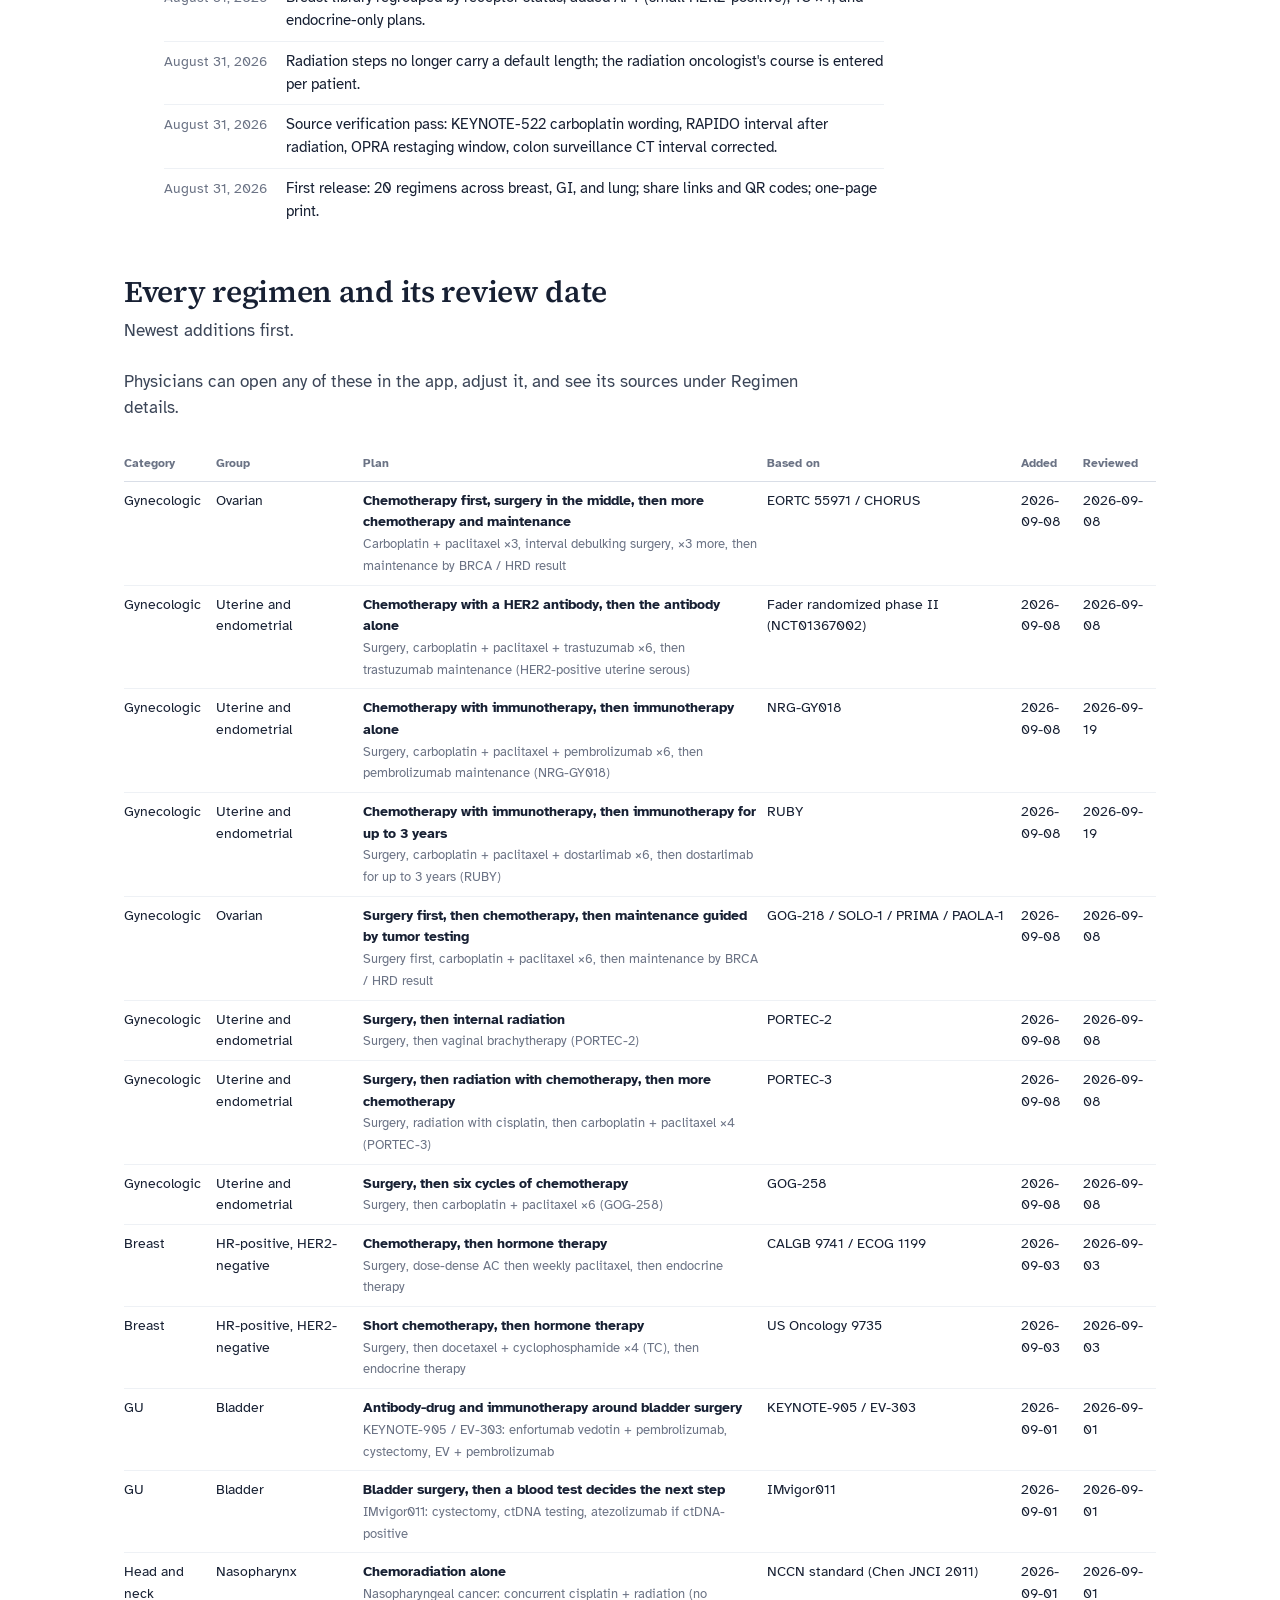
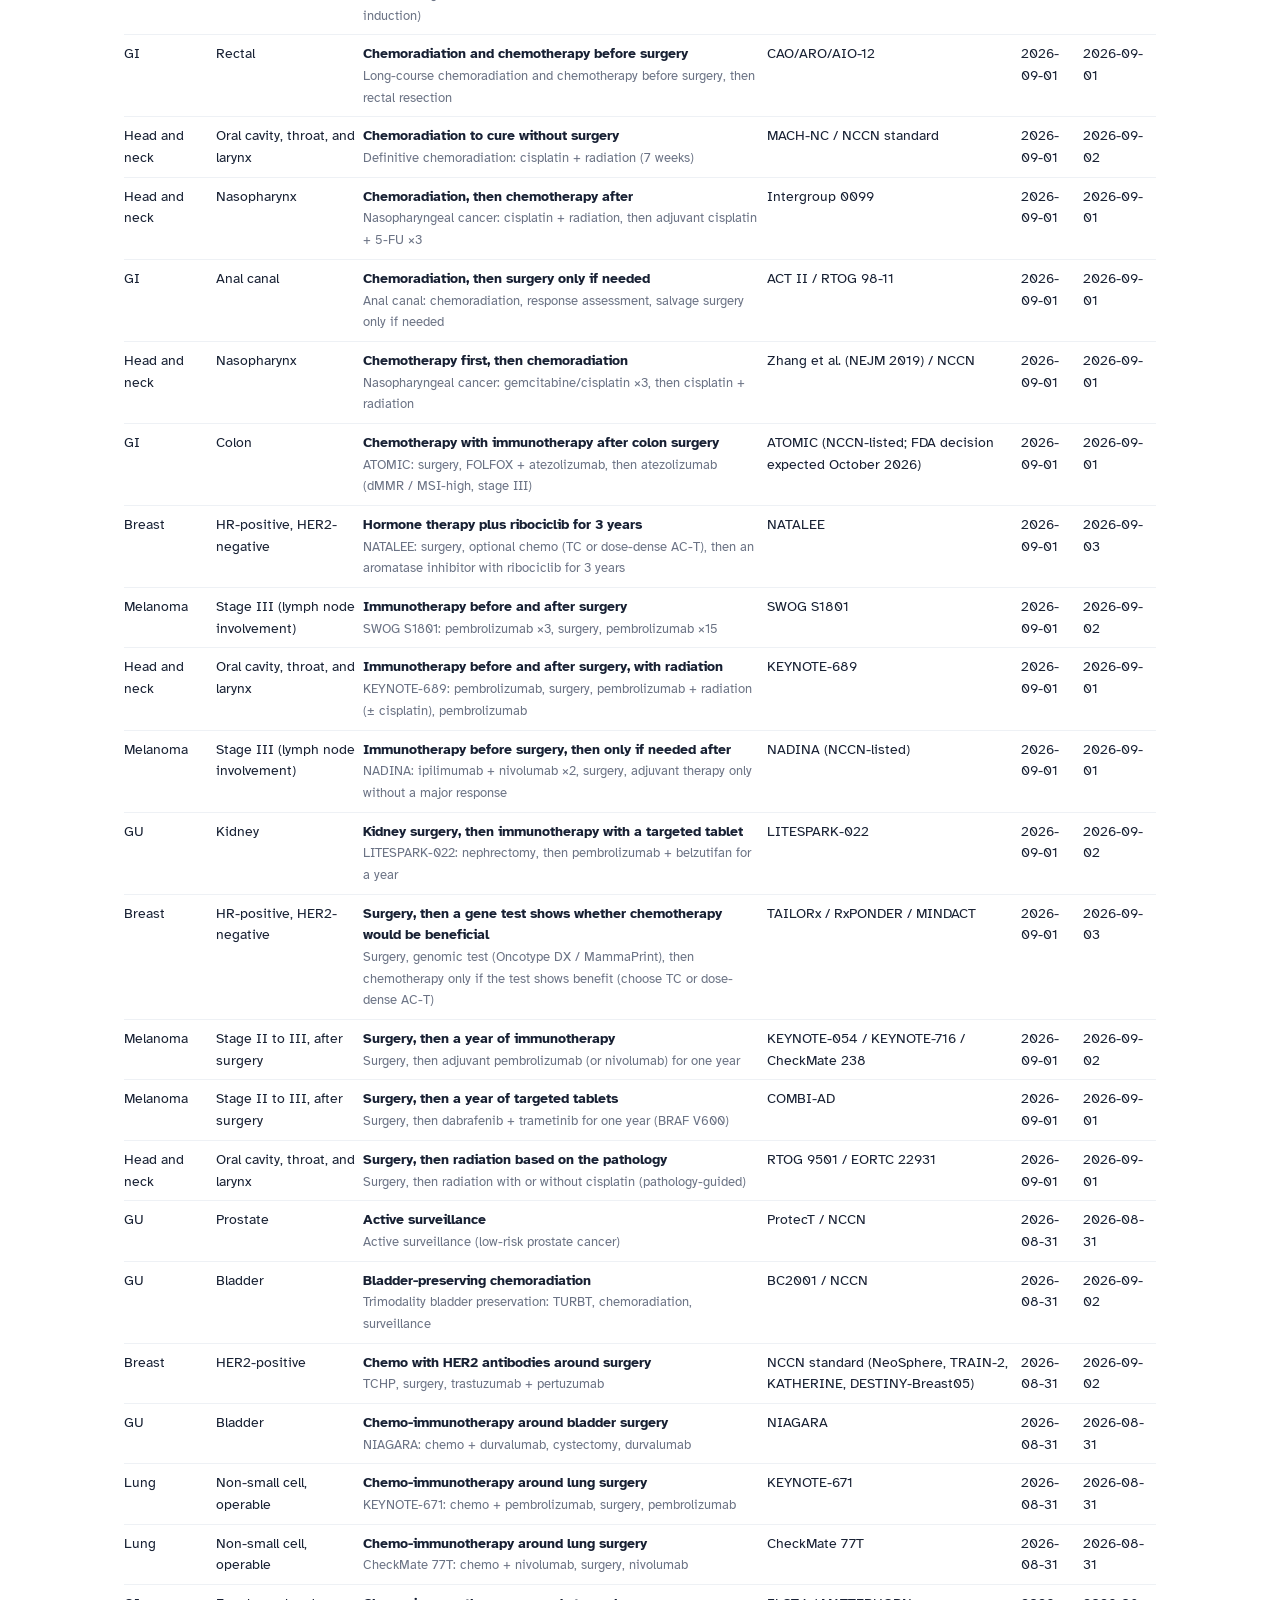
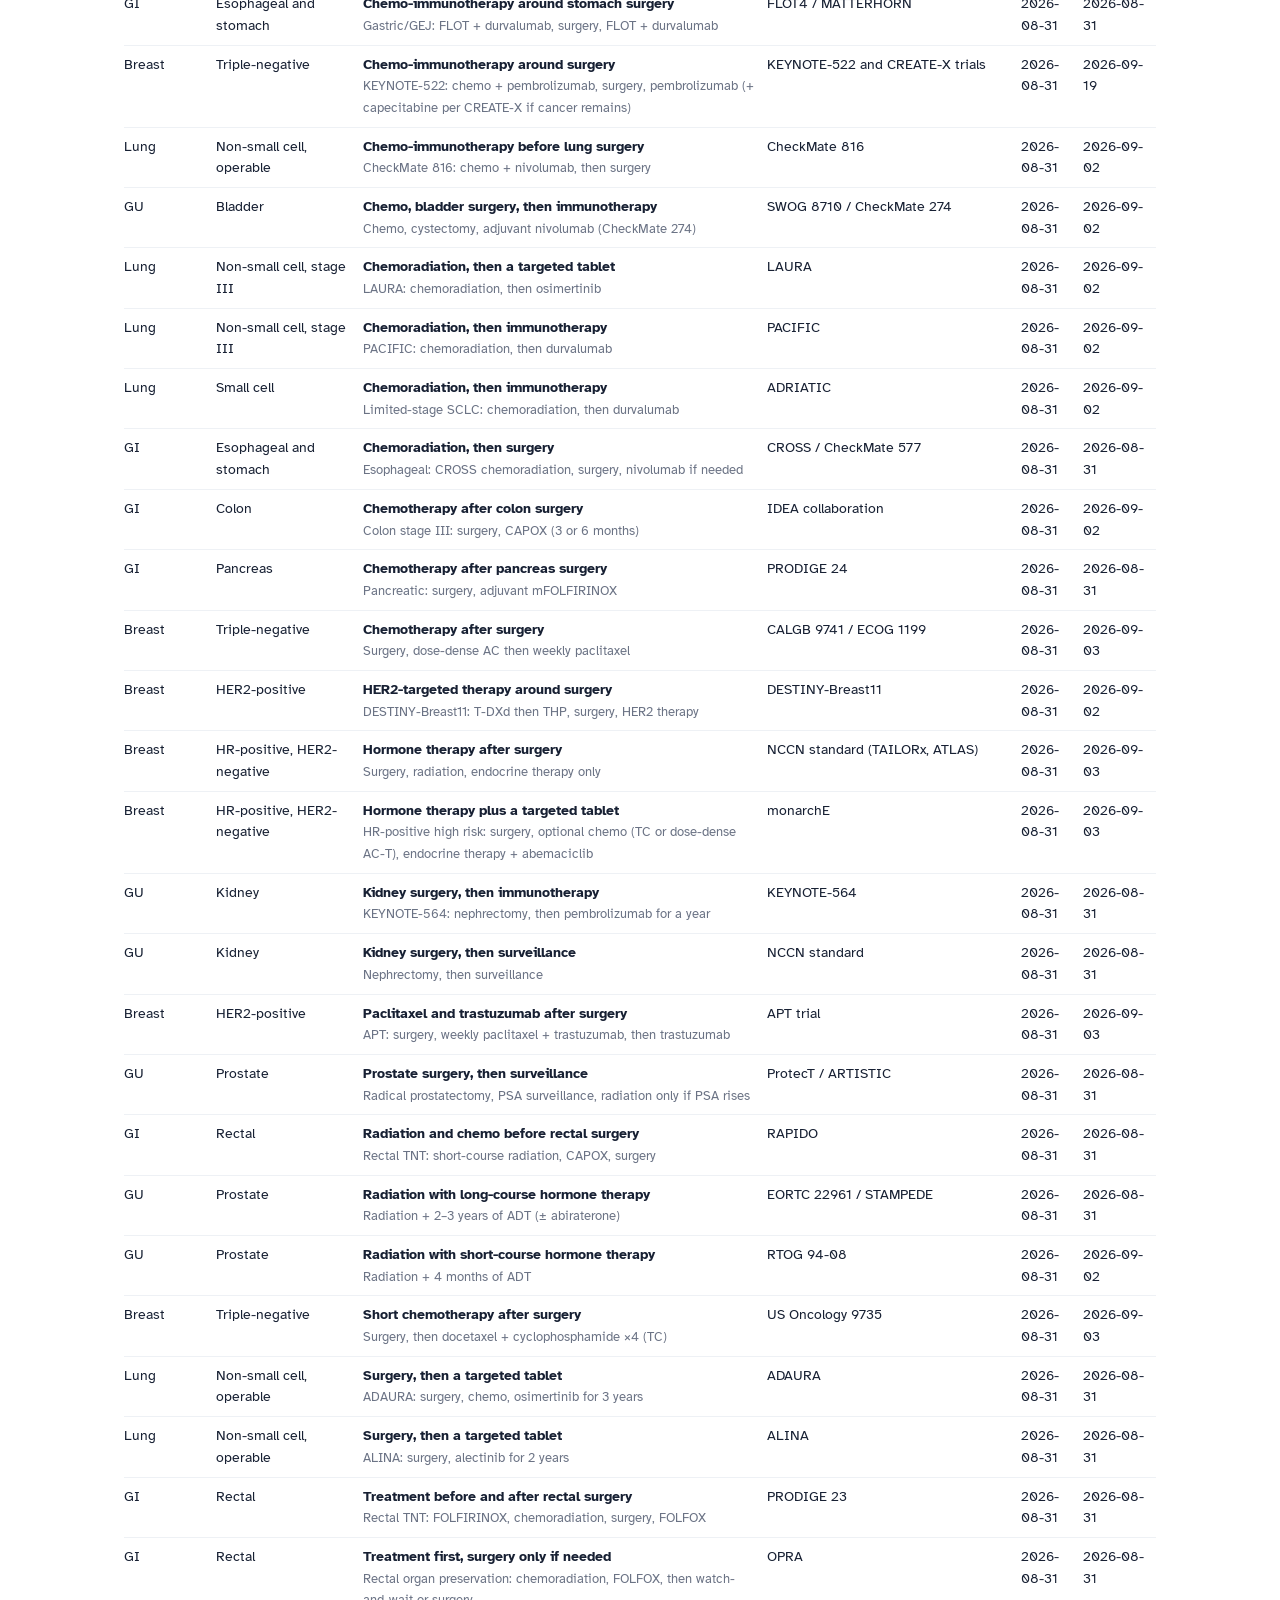
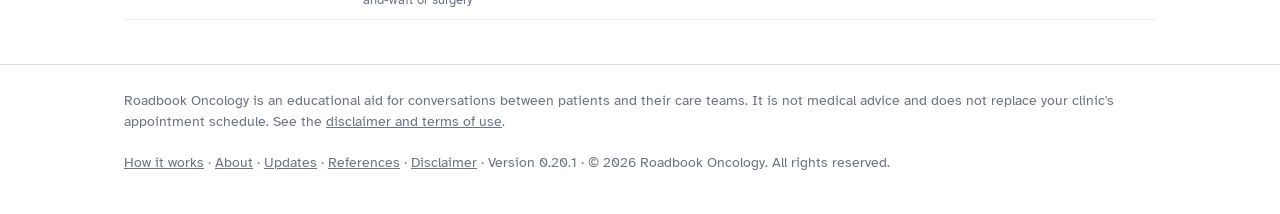
<file: updates.html>
<!doctype html>
<html lang="en">
<head>
<meta charset="utf-8">
<meta name="viewport" content="width=device-width, initial-scale=1">
<title>Roadbook Oncology: updates and regimen list</title>
<meta name="description" content="What changed in Roadbook and when each regimen was last reviewed.">
<meta property="og:site_name" content="Roadbook Oncology">
<meta property="og:title" content="Roadbook: treatment maps for cancer care">
<meta property="og:description" content="What changed in Roadbook and when each regimen was last reviewed.">
<meta property="og:image" content="https://allentheli.github.io/Roadbook/assets/brand/og.png">
<link rel="icon" href="assets/brand/favicon.svg" type="image/svg+xml">
<link rel="icon" href="assets/brand/favicon.ico" sizes="32x32">
<link rel="apple-touch-icon" href="assets/brand/apple-touch-icon.png">
<link rel="stylesheet" href="fonts/fonts.css">
<link rel="stylesheet" href="site.css?v=044">
</head>
<body>
<header class="top"><div class="wrap">
  <a class="logo" href="index.html"><svg class="mark" viewBox="0 0 24 24" aria-hidden="true"><circle cx="12" cy="12" r="9.4" fill="none" stroke="#172033" stroke-width="2.6"></circle><path d="M9.6 18.4 Q9.6 11.8 14.9 8.3 M9.6 13.6 L6.7 10.2" fill="none" stroke="#2F55D4" stroke-width="1.9" stroke-linecap="round" stroke-linejoin="round"></path><circle cx="14.9" cy="8.3" r="1.55" fill="#2F55D4"></circle></svg> <svg class="wordmark full" viewBox="47 63 1920 196" role="img" aria-label="Roadbook Oncology"><g transform="translate(40 40) scale(0.2)"><g fill="#172033"><path d="M344 850L36 850L36 795L171 787L211 787L344 795L344 850M251 850L130 850Q131 799 131 747.5Q131 696 131 644.5Q131 593 131 541L131 541L131 491Q131 440 131 388.5Q131 337 131 285.5Q131 234 130 183L130 183L251 183Q251 235 250.5 287Q250 339 250 392Q250 445 250 501L250 501L250 535Q250 589 250 642Q250 695 250.5 746.5Q251 798 251 850L251 850M594 860L594 860Q539 860 509.5 841Q480 822 468 774L468 774L436 643Q427 604 411.5 583Q396 562 373 553.5Q350 545 313 545L313 545L194 545L194 492L327 492Q380 492 414 475Q448 458 464 428Q480 398 480 360L480 360Q480 299 444 269Q408 239 332 239L332 239L204 239L204 183L346 183Q469 183 535.5 228Q602 273 602 354L602 354Q602 400 575.5 435Q549 470 500 491Q451 512 385 515L385 515L385 521Q424 522 452 529.5Q480 537 500 552Q520 567 533.5 591.5Q547 616 557 652L557 652L604 821L556 786L682 797L682 850Q670 853 656 855Q642 857 627 858.5Q612 860 594 860M163 246L36 238L36 183L176 183L176 246L163 246M990 863L990 863Q924 863 867 833.5Q810 804 776 746Q742 688 742 605L742 605Q742 522 776.5 463.5Q811 405 867.5 374.5Q924 344 990 344L990 344Q1055 344 1112 374Q1169 404 1203.5 461.5Q1238 519 1238 602L1238 602Q1238 685 1203.5 743.5Q1169 802 1112.5 832.5Q1056 863 990 863M990 808L990 808Q1032 808 1061 786Q1090 764 1106 719Q1122 674 1122 605L1122 605Q1122 536 1106 490Q1090 444 1061 421.5Q1032 399 990 399L990 399Q948 399 918.5 421.5Q889 444 874 489Q859 534 859 603L859 603Q859 673 874 718.5Q889 764 918.5 786Q948 808 990 808M1463 865L1463 865Q1406 865 1366 831Q1326 797 1326 734L1326 734Q1326 697 1342 668.5Q1358 640 1395 617.5Q1432 595 1496 577L1496 577Q1524 569 1552 562Q1580 555 1607.5 547Q1635 539 1663 532L1663 532L1663 574Q1628 584 1593.5 595Q1559 606 1524 617L1524 617Q1487 628 1467 643Q1447 658 1439.5 675.5Q1432 693 1432 713L1432 713Q1432 750 1454 770Q1476 790 1513 790L1513 790Q1536 790 1555 781.5Q1574 773 1595.5 757Q1617 741 1646 716L1646 716L1652 772L1615 772Q1596 798 1575.5 819Q1555 840 1528.5 852.5Q1502 865 1463 865M1727 862L1727 862Q1681 862 1654 834Q1627 806 1624 753L1624 753L1621 751L1621 515Q1621 470 1610.5 444Q1600 418 1577.5 407Q1555 396 1520 396L1520 396Q1496 396 1473 400.5Q1450 405 1426 415L1426 415L1469 373L1456 460Q1452 495 1436 511Q1420 527 1395 527L1395 527Q1370 527 1356.5 514Q1343 501 1339 482L1339 482Q1351 419 1407 381.5Q1463 344 1551 344L1551 344Q1607 344 1646.5 361.5Q1686 379 1707 417.5Q1728 456 1728 520L1728 520L1728 742Q1728 769 1738.5 781Q1749 793 1767 793L1767 793Q1779 793 1788.5 789Q1798 785 1806 779L1806 779L1823 814Q1807 836 1783.5 849Q1760 862 1727 862M2078 863L2078 863Q2019 863 1972.5 832.5Q1926 802 1899.5 744.5Q1873 687 1873 607L1873 607Q1873 525 1901 466Q1929 407 1977 375.5Q2025 344 2084 344L2084 344Q2120 344 2146 355Q2172 366 2192 386.5Q2212 407 2230 435L2230 435L2267 435L2262 503Q2223 458 2190.5 436Q2158 414 2119 414L2119 414Q2082 414 2052 434Q2022 454 2004.5 496Q1987 538 1987 604L1987 604Q1987 668 2004 709Q2021 750 2051 770Q2081 790 2119 790L2119 790Q2162 790 2194.5 766.5Q2227 743 2262 696L2262 696L2267 764L2230 764Q2214 793 2194 815.5Q2174 838 2146 850.5Q2118 863 2078 863M2417 850L2245 857L2235 753L2232 751L2232 454L2237 447L2234 212L2150 197L2150 154L2313 118L2342 122L2340 252L2340 788L2417 802L2417 850M2653 858L2484 850L2484 802L2559 788Q2559 763 2559 736.5Q2559 710 2559.5 684Q2560 658 2560 635L2560 635L2560 212L2477 197L2477 154L2639 118L2668 122L2666 252L2663 447L2667 453L2667 757L2665 758L2653 858M2819 863L2819 863Q2782 863 2754.5 851.5Q2727 840 2705.5 817Q2684 794 2665 761L2665 761L2628 761L2633 695Q2671 744 2706.5 768.5Q2742 793 2784 793L2784 793Q2821 793 2850 773Q2879 753 2896 711.5Q2913 670 2913 606L2913 606Q2913 510 2877.5 463.5Q2842 417 2787 417L2787 417Q2760 417 2735.5 428Q2711 439 2686 460.5Q2661 482 2632 514L2632 514L2627 447L2667 447Q2687 414 2710 391.5Q2733 369 2761.5 356.5Q2790 344 2828 344L2828 344Q2884 344 2929.5 373.5Q2975 403 3001.5 460.5Q3028 518 3028 601L3028 601Q3028 682 3000.5 741Q2973 800 2925.5 831.5Q2878 863 2819 863" fill="#172033"/><path d="M3363 863L3363 863Q3297 863 3240 833.5Q3183 804 3149 746Q3115 688 3115 605L3115 605Q3115 522 3149.5 463.5Q3184 405 3240.5 374.5Q3297 344 3363 344L3363 344Q3428 344 3485 374Q3542 404 3576.5 461.5Q3611 519 3611 602L3611 602Q3611 685 3576.5 743.5Q3542 802 3485.5 832.5Q3429 863 3363 863M3363 808L3363 808Q3405 808 3434 786Q3463 764 3479 719Q3495 674 3495 605L3495 605Q3495 536 3479 490Q3463 444 3434 421.5Q3405 399 3363 399L3363 399Q3321 399 3291.5 421.5Q3262 444 3247 489Q3232 534 3232 603L3232 603Q3232 673 3247 718.5Q3262 764 3291.5 786Q3321 808 3363 808" fill="#172033"/><path d="M3947 863L3947 863Q3881 863 3824 833.5Q3767 804 3733 746Q3699 688 3699 605L3699 605Q3699 522 3733.5 463.5Q3768 405 3824.5 374.5Q3881 344 3947 344L3947 344Q4012 344 4069 374Q4126 404 4160.5 461.5Q4195 519 4195 602L4195 602Q4195 685 4160.5 743.5Q4126 802 4069.5 832.5Q4013 863 3947 863M3947 808L3947 808Q3989 808 4018 786Q4047 764 4063 719Q4079 674 4079 605L4079 605Q4079 536 4063 490Q4047 444 4018 421.5Q3989 399 3947 399L3947 399Q3905 399 3875.5 421.5Q3846 444 3831 489Q3816 534 3816 603L3816 603Q3816 673 3831 718.5Q3846 764 3875.5 786Q3905 808 3947 808" fill="#172033"/><path d="M4537 850L4274 850L4274 799L4385 789L4425 789L4537 799L4537 850M4461 850L4350 850Q4351 825 4351 798Q4351 771 4351.5 743.5Q4352 716 4352 688.5Q4352 661 4352 635L4352 635L4352 212L4269 197L4269 154L4432 118L4461 122L4459 252L4459 634Q4459 661 4459 688Q4459 715 4459.5 743Q4460 771 4460 798Q4460 825 4461 850L4461 850M4781 358L4410 706L4410 627L4444 627L4572 487L4701 358L4781 358M4834 850L4673 850L4516 578L4588 507L4764 791L4834 801L4834 850M4667 422L4558 406L4558 357L4812 357L4812 406L4691 419L4667 422" fill="#172033"/></g><path d="M3322.7 778.0 Q3322.7 635.0 3410.1 515.2 M3322.7 665.0 L3276.7 581.1" fill="none" stroke="#2F55D4" stroke-width="46" stroke-linecap="round" stroke-linejoin="round"></path><circle cx="3410.1" cy="515.2" r="40" fill="#2F55D4"></circle><path d="M5445 866L5445 866Q5379 866 5320 843Q5261 820 5216 775.5Q5171 731 5146 666Q5121 601 5121 518L5121 518Q5121 436 5146.5 371Q5172 306 5216.5 260.5Q5261 215 5320 191Q5379 167 5445 167L5445 167Q5511 167 5569.5 190Q5628 213 5673 257.5Q5718 302 5743.5 366Q5769 430 5769 514L5769 514Q5769 596 5743.5 661Q5718 726 5673.5 772Q5629 818 5570 842Q5511 866 5445 866M5445 807L5445 807Q5496 807 5532.5 784Q5569 761 5593.5 721Q5618 681 5629.5 628.5Q5641 576 5641 516L5641 516Q5641 457 5629.5 404.5Q5618 352 5593.5 312Q5569 272 5532.5 249Q5496 226 5445 226L5445 226Q5395 226 5358 249Q5321 272 5296.5 312Q5272 352 5260 404Q5248 456 5248 516L5248 516Q5248 575 5260 628Q5272 681 5296.5 721Q5321 761 5358 784Q5395 807 5445 807M6108 850L5855 850L5855 799L5965 789L6005 789L6108 799L6108 850M6040 850L5929 850Q5929 820 5929.5 783Q5930 746 5930 707Q5930 668 5930 635L5930 635L5930 582Q5930 556 5930 535Q5930 514 5929.5 494Q5929 474 5929 453L5929 453L5849 449L5849 403L5991 350L6020 355L6034 463L6038 464L6038 635Q6038 668 6038.5 707Q6039 746 6039 783Q6039 820 6040 850L6040 850M6435 850L6182 850L6182 799L6288 789L6328 789L6435 799L6435 850M6363 850L6252 850Q6253 820 6253 783Q6253 746 6253.5 707.5Q6254 669 6254 635L6254 635L6254 537Q6254 478 6234.5 454Q6215 430 6172 430L6172 430Q6147 430 6122.5 437.5Q6098 445 6072.5 459.5Q6047 474 6021 496L6021 496L6015 448L6042 448Q6063 418 6089.5 394.5Q6116 371 6148.5 357.5Q6181 344 6218 344L6218 344Q6289 344 6325.5 387.5Q6362 431 6362 519L6362 519L6362 635Q6362 669 6362 707.5Q6362 746 6362.5 783Q6363 820 6363 850L6363 850M6750 863L6750 863Q6675 863 6620 832Q6565 801 6535.5 744Q6506 687 6506 609L6506 609Q6506 529 6538.5 469.5Q6571 410 6627.5 377Q6684 344 6753 344L6753 344Q6809 344 6850.5 361Q6892 378 6917.5 406Q6943 434 6951 467L6951 467Q6947 491 6934 504.5Q6921 518 6896 518L6896 518Q6869 518 6854 501.5Q6839 485 6833 458L6833 458L6809 369L6871 420Q6849 409 6824 402.5Q6799 396 6768 396L6768 396Q6725 396 6691 419.5Q6657 443 6638.5 487.5Q6620 532 6620 596L6620 596Q6620 660 6640 702.5Q6660 745 6695.5 766Q6731 787 6777 787L6777 787Q6808 787 6832.5 778.5Q6857 770 6877.5 755Q6898 740 6915 720L6915 720L6952 753Q6933 783 6907 808Q6881 833 6843 848Q6805 863 6750 863M7278 863L7278 863Q7212 863 7155 833.5Q7098 804 7064 746Q7030 688 7030 605L7030 605Q7030 522 7064.5 463.5Q7099 405 7155.5 374.5Q7212 344 7278 344L7278 344Q7343 344 7400 374Q7457 404 7491.5 461.5Q7526 519 7526 602L7526 602Q7526 685 7491.5 743.5Q7457 802 7400.5 832.5Q7344 863 7278 863M7278 808L7278 808Q7320 808 7349 786Q7378 764 7394 719Q7410 674 7410 605L7410 605Q7410 536 7394 490Q7378 444 7349 421.5Q7320 399 7278 399L7278 399Q7236 399 7206.5 421.5Q7177 444 7162 489Q7147 534 7147 603L7147 603Q7147 673 7162 718.5Q7177 764 7206.5 786Q7236 808 7278 808M7869 850L7605 850L7605 799L7716 789L7756 789L7869 799L7869 850M7792 850L7681 850Q7682 814 7682 778Q7682 742 7682.5 706Q7683 670 7683 635L7683 635L7683 212L7600 197L7600 154L7763 118L7792 122L7790 252L7790 635Q7790 670 7790.5 706Q7791 742 7791 778Q7791 814 7792 850L7792 850M8195 863L8195 863Q8129 863 8072 833.5Q8015 804 7981 746Q7947 688 7947 605L7947 605Q7947 522 7981.5 463.5Q8016 405 8072.5 374.5Q8129 344 8195 344L8195 344Q8260 344 8317 374Q8374 404 8408.5 461.5Q8443 519 8443 602L8443 602Q8443 685 8408.5 743.5Q8374 802 8317.5 832.5Q8261 863 8195 863M8195 808L8195 808Q8237 808 8266 786Q8295 764 8311 719Q8327 674 8327 605L8327 605Q8327 536 8311 490Q8295 444 8266 421.5Q8237 399 8195 399L8195 399Q8153 399 8123.5 421.5Q8094 444 8079 489Q8064 534 8064 603L8064 603Q8064 673 8079 718.5Q8094 764 8123.5 786Q8153 808 8195 808M8735 1085L8735 1085Q8664 1085 8615.5 1069Q8567 1053 8542.5 1025.5Q8518 998 8518 963L8518 963Q8518 934 8533 912Q8548 890 8579.5 873Q8611 856 8661 843L8661 843L8668 850Q8651 863 8639 878Q8627 893 8621 909.5Q8615 926 8615 945L8615 945Q8615 970 8629.5 989.5Q8644 1009 8673.5 1020Q8703 1031 8750 1031L8750 1031Q8805 1031 8842 1017.5Q8879 1004 8898 981.5Q8917 959 8917 933L8917 933Q8917 901 8894.5 881.5Q8872 862 8824 862L8824 862L8695 862Q8678 862 8662 861.5Q8646 861 8631 860L8631 860L8631 841Q8592 834 8568.5 816Q8545 798 8545 763L8545 763Q8545 731 8568 708Q8591 685 8634 664L8634 664L8634 640L8684 648Q8660 669 8648.5 685Q8637 701 8637 721L8637 721Q8637 745 8654 757.5Q8671 770 8710 770L8710 770L8837 770Q8897 770 8935.5 787Q8974 804 8992.5 834Q9011 864 9011 904L9011 904Q9011 941 8991 973.5Q8971 1006 8934 1031Q8897 1056 8846.5 1070.5Q8796 1085 8735 1085M8739 678L8739 678Q8680 678 8635 658.5Q8590 639 8565 601.5Q8540 564 8540 512L8540 512Q8540 461 8565 423Q8590 385 8635 364.5Q8680 344 8739 344L8739 344Q8780 344 8811 353.5Q8842 363 8864.5 379.5Q8887 396 8900 417L8900 417L8909 418Q8923 436 8930.5 458.5Q8938 481 8938 510L8938 510Q8938 561 8913 599Q8888 637 8843.5 657.5Q8799 678 8739 678M8739 629L8739 629Q8769 629 8790.5 614.5Q8812 600 8823.5 573Q8835 546 8835 510L8835 510Q8835 474 8824 447.5Q8813 421 8791.5 407Q8770 393 8740 393L8740 393Q8711 393 8689 407.5Q8667 422 8655.5 448.5Q8644 475 8644 511L8644 511Q8644 547 8655.5 573.5Q8667 600 8688 614.5Q8709 629 8739 629M9025 437L8872 437L8872 406L8898 406L8991 339L9025 344L9025 437M9165 1092L9165 1092Q9134 1092 9111 1083Q9088 1074 9074.5 1058.5Q9061 1043 9058 1025L9058 1025Q9064 1002 9082.5 989Q9101 976 9129 976L9129 976Q9154 976 9173 986.5Q9192 997 9210 1018L9210 1018L9237 1050L9206 1057L9212 1047Q9239 1029 9260.5 1004.5Q9282 980 9300 948.5Q9318 917 9333 880L9333 880L9351 835L9367 831L9445 573L9521 357L9591 357L9394 860Q9363 939 9330.5 990Q9298 1041 9258 1066.5Q9218 1092 9165 1092M9399 796L9331 923L9104 357L9227 357L9377 786L9399 796M9166 417L9065 405L9065 357L9334 357L9334 405L9218 417L9166 417M9517 417L9417 405L9417 357L9630 357L9630 405L9546 417L9517 417" fill="#172033"/></g></svg></a>
  <div class="nav-wrap">
    <input type="checkbox" id="navtoggle" class="navcb" aria-label="Show menu">
    <label class="navtoggle" for="navtoggle"><span></span><span></span><span></span></label>
  <nav class="main"><a href="how-it-works.html">How it works</a><a href="index.html#who">Who it's for</a><a href="index.html#evidence">Evidence</a><a href="about.html">About</a><a class="btn" href="app.html" style="color:#fff">Open Roadbook</a></nav>
  </div>
</div></header>

<section style="border-top:0"><div class="wrap">
  <p class="eyebrow">Updates</p>
  <h1 class="display" style="font-size:40px">What changed, and when</h1>
  <ul class="updates" id="log" style="max-width:76ch"></ul>
  <h2 style="margin-top:44px">Every regimen and its review date</h2>
  <p class="sub">Newest additions first.</p>
  <p class="sub">Physicians can open any of these in the app, adjust it, and see its sources under Regimen details.</p>
  <div class="tablescroll"><table class="reg" id="regtable"></table></div>
</div></section>

<footer><div class="wrap">
  <div>Roadbook Oncology is an educational aid for conversations between patients and their care teams. It is not medical advice and does not replace your clinic's appointment schedule. See the <a href="disclaimer.html">disclaimer and terms of use</a>.</div>
  <div><a href="how-it-works.html">How it works</a> · <a href="about.html">About</a> · <a href="updates.html">Updates</a> · <a href="references.html">References</a> · <a href="disclaimer.html">Disclaimer</a> · <span id="ver"></span> · &copy; 2026 Roadbook Oncology. All rights reserved.</div>
</div></footer>
<script src="regimens.js?v=0.20.1"></script>
<script>document.getElementById('ver').textContent = 'Version ' + APP_VERSION;</script>
<script>
(function(){
  const fmt = (d) => new Date(d + 'T12:00:00').toLocaleDateString('en-US', {month:'long', day:'numeric', year:'numeric'});
  document.getElementById('log').innerHTML = CHANGELOG.map(u => `<li><time>${fmt(u.date)}</time><span>${u.text}</span></li>`).join('');
  const cat = {breast:'Breast', gi:'GI', lung:'Lung', gu:'GU', gyn:'Gynecologic', hn:'Head and neck', skin:'Melanoma'};
  document.getElementById('regtable').innerHTML = '<tr><th>Category</th><th>Group</th><th>Plan</th><th>Based on</th><th>Added</th><th>Reviewed</th></tr>' +
    LIBRARY.slice().sort((a, b) => String(b.added || '').localeCompare(String(a.added || '')) || String(a.plan || '').localeCompare(String(b.plan || ''))).map(r => `<tr><td>${cat[r.disease] || r.disease}</td><td>${r.group || ''}</td><td><b>${r.plan || r.title}</b><br><span style="color:var(--muted);font-size:12.5px">${r.name}</span></td><td>${r.trial || ''}</td><td>${r.added || ''}</td><td>${r.reviewed || ''}</td></tr>`).join('');
})();
</script>
</body></html>
</file>
<file: fonts/fonts.css>
@font-face{
  font-family:'Atkinson Hyperlegible';
  font-style:normal;
  font-weight:400;
  font-display:swap;
  src:url('atkinson-hyperlegible-latin-400-normal.woff2') format('woff2');
}
@font-face{
  font-family:'Atkinson Hyperlegible';
  font-style:italic;
  font-weight:400;
  font-display:swap;
  src:url('atkinson-hyperlegible-latin-400-italic.woff2') format('woff2');
}
@font-face{
  font-family:'Atkinson Hyperlegible';
  font-style:normal;
  font-weight:700;
  font-display:swap;
  src:url('atkinson-hyperlegible-latin-700-normal.woff2') format('woff2');
}
@font-face{
  font-family:'Source Serif 4';
  font-style:normal;
  font-weight:500;
  font-display:swap;
  src:url('source-serif-4-latin-500-normal.woff2') format('woff2');
}
@font-face{
  font-family:'Source Serif 4';
  font-style:normal;
  font-weight:600;
  font-display:swap;
  src:url('source-serif-4-latin-600-normal.woff2') format('woff2');
}
@font-face{
  font-family:'Source Sans 3';
  font-style:normal;
  font-weight:400;
  font-display:swap;
  src:url('source-sans-3-latin-400-normal.woff2') format('woff2');
}
@font-face{
  font-family:'Source Sans 3';
  font-style:italic;
  font-weight:400;
  font-display:swap;
  src:url('source-sans-3-latin-400-italic.woff2') format('woff2');
}
@font-face{
  font-family:'Source Sans 3';
  font-style:normal;
  font-weight:600;
  font-display:swap;
  src:url('source-sans-3-latin-600-normal.woff2') format('woff2');
}
@font-face{
  font-family:'Source Sans 3';
  font-style:normal;
  font-weight:700;
  font-display:swap;
  src:url('source-sans-3-latin-700-normal.woff2') format('woff2');
}
</file>
<file: site.css>
:root{
  --ink:#172033; --ink-2:#3B4557; --muted:#6B7385; --line:#D9DEE7; --line-2:#EEF1F5; --paper:#fff; --app:#F4F6F9; --accent:#2F55D4;
  --chemo:#3457D5; --io:#0E9F8E; --targeted:#7A4FD6; --endocrine:#C48A16; --radiation:#E0603C; --watch:#4C9A5B;
  --serif:'Source Serif 4', Georgia, 'Times New Roman', serif;
  --sans:'Atkinson Hyperlegible', 'Segoe UI', Roboto, Helvetica, Arial, sans-serif;
}
*{box-sizing:border-box}
html{scroll-behavior:smooth}
body{margin:0;font-family:var(--sans);color:var(--ink);background:var(--paper);font-size:16px;line-height:1.55;-webkit-font-smoothing:antialiased}
a{color:var(--accent)}
.wrap{max-width:1080px;margin:0 auto;padding:0 24px}
header.top{border-bottom:1px solid var(--line);background:#fff;position:sticky;top:0;z-index:5}
section,[id]{scroll-margin-top:76px}
header.top .wrap{display:flex;align-items:center;justify-content:space-between;height:64px}
.logo{display:flex;align-items:center;gap:10px;text-decoration:none;color:var(--ink);font:600 21px/1 var(--serif);letter-spacing:-.01em}
.logo svg{width:30px;height:30px}
nav.main{display:flex;gap:22px;align-items:center;font-size:14.5px}
nav.main a{color:var(--ink-2);text-decoration:none}
nav.main a:hover{color:var(--ink)}
nav.main a.btn,nav.main a.btn:hover,nav.main a.btn:visited{color:#fff!important}
.btn{display:inline-block;padding:11px 18px;border-radius:8px;background:var(--ink);color:#fff;text-decoration:none;font-weight:700;font-size:15px;border:1px solid var(--ink)}
.btn:hover{background:#0f1626}
.btn.sec{background:#fff;color:var(--ink);border-color:var(--line)}
.btn.sec:hover{border-color:var(--ink-2)}
.hero{padding:72px 0 40px}
.hero .wrap{display:grid;grid-template-columns:1.05fr 1fr;gap:48px;align-items:center}
.eyebrow{font-size:13px;font-weight:700;color:var(--accent);letter-spacing:.02em;margin:0 0 14px}
h1.display{font:600 46px/1.08 var(--serif);letter-spacing:-.015em;margin:0 0 18px;max-width:14ch}
.lede{font-size:18.5px;color:var(--ink-2);margin:0 0 26px;max-width:46ch}
.ctas{display:flex;gap:10px;flex-wrap:wrap;align-items:center}
.ctas small{color:var(--muted);font-size:13px;flex-basis:100%}
.sheetcard{background:#fff;border:1px solid var(--line);border-radius:10px;padding:22px 24px 18px;box-shadow:0 1px 2px rgba(23,32,51,.05),0 20px 50px rgba(23,32,51,.10)}
.sheetcard .lbl{font:600 11.5px/1 var(--serif);color:var(--ink);padding-bottom:10px;border-bottom:1px solid var(--line);margin-bottom:12px;display:flex;justify-content:space-between}
.sheetcard .lbl span{font-family:var(--sans);font-weight:400;color:var(--muted)}
.sheetcard h3{font:600 17px/1.2 var(--serif);margin:0 0 4px}
.sheetcard p{margin:0 0 12px;font-size:12px;color:var(--muted)}
.sheetcard svg{width:100%;height:auto;display:block}
section{padding:44px 0;border-top:1px solid var(--line)}
section h2{font:600 30px/1.15 var(--serif);letter-spacing:-.01em;margin:0 0 8px}
section .sub{color:var(--ink-2);margin:0 0 26px;max-width:62ch;font-size:16.5px}
.cols{display:grid;grid-template-columns:repeat(3,1fr);gap:28px}
.cols h3{font-size:16.5px;margin:0 0 6px}
.cols p{margin:0;color:var(--ink-2);font-size:15px}
.cols .ic{width:34px;height:34px;border-radius:9px;background:var(--line-2);display:flex;align-items:center;justify-content:center;margin-bottom:12px}
.two{display:grid;grid-template-columns:1fr 1fr;gap:40px}
ul.checks{list-style:none;margin:0;padding:0}
ul.checks li{padding:6px 0 6px 26px;position:relative;color:var(--ink-2)}
ul.checks li::before{content:"✓";position:absolute;left:0;top:6px;font-weight:700;color:var(--ink)}
.libgrid{display:grid;grid-template-columns:repeat(4,1fr);gap:18px}
.libcard{border:1px solid var(--line);border-radius:10px;padding:16px 18px}
.libcard b{display:block;font:600 17px/1.2 var(--serif);margin-bottom:8px}
.libcard ul{margin:0;padding:0;list-style:none;font-size:14px;color:var(--ink-2)}
.libcard li{padding:2px 0}
.libcard .n{font-size:12.5px;color:var(--muted);margin-top:8px}
.updates li{padding:8px 0;border-top:1px solid var(--line-2);display:grid;grid-template-columns:110px 1fr;gap:12px;font-size:15px}
.updates li:first-child{border-top:0}
.updates time{color:var(--muted);font-size:13.5px;padding-top:2px}
.disc{background:var(--app);border-radius:10px;padding:18px 22px;font-size:14px;color:var(--ink-2)}
footer{border-top:1px solid var(--line);padding:26px 0 40px;font-size:13.5px;color:var(--muted)}
footer .wrap{display:flex;justify-content:space-between;gap:20px;flex-wrap:wrap}
footer a{color:var(--muted)}
.prose{max-width:70ch}
.prose h2{margin-top:36px}
.prose p{color:var(--ink-2)}
.placeholder{background:#FFF7E0;border:1px dashed #E0B84C;border-radius:8px;padding:12px 14px;color:#6b5300;font-size:14px}
.team{display:grid;grid-template-columns:1fr;gap:30px;margin-top:20px;max-width:70ch}
.person{display:grid;grid-template-columns:1fr;gap:16px;align-items:start}
.person:has(.ph){grid-template-columns:96px 1fr}
.person .ph{width:96px;height:96px;border-radius:50%;background:var(--line-2);border:1px solid var(--line);display:flex;align-items:center;justify-content:center;color:var(--muted);font-size:12px;text-align:center;overflow:hidden}
.person .ph img{width:100%;height:100%;object-fit:cover}
.person b{display:block;font:600 18px/1.2 var(--serif)}
.person .role{color:var(--muted);font-size:14px;margin:2px 0 8px}
.person p{margin:0;font-size:15px;color:var(--ink-2)}
.tablescroll{overflow-x:auto;-webkit-overflow-scrolling:touch}
table.reg{width:100%;border-collapse:collapse;font-size:14px;min-width:640px}
table.reg th{text-align:left;font-size:12px;color:var(--muted);padding:8px 8px 8px 0;border-bottom:1px solid var(--line)}
table.reg td{padding:8px 8px 8px 0;border-bottom:1px solid var(--line-2);vertical-align:top}
.refs h3{font:600 20px/1.2 var(--serif);margin:28px 0 6px}
.refs h4{font-size:13px;color:var(--muted);margin:16px 0 4px;letter-spacing:.02em}
.refs ul{margin:0 0 6px;padding-left:0;list-style:none}
.refs li{padding:4px 0;font-size:14.5px}
.refs li small{color:var(--muted);display:block}
/* hero example switcher: labelled tabs on every screen, swipe on touch */
.heroswitch{margin-top:30px}
.hstabs{display:flex;justify-content:center;gap:6px;flex-wrap:wrap;margin-bottom:14px}
.hstabs button{appearance:none;border:1px solid var(--line);background:#fff;color:var(--ink-2);font:600 13.5px/1 inherit;padding:9px 15px;border-radius:999px;cursor:pointer}
.hstabs button:hover{border-color:var(--ink-2);color:var(--ink)}
.hstabs button[aria-selected=true]{background:var(--ink);border-color:var(--ink);color:#fff}
.hsview{position:relative}
/* .heroimg sets display:block later in this file, so scope these to win */
.hsview .hsslide{display:none}
.hsview .hsslide.on{display:block}
.heroswitch .heroimg{margin-top:0}
.hscap{margin:13px 0 0;text-align:center;font-size:13.5px;color:var(--muted)}
@media (max-width:760px){ .hstabs button{padding:8px 12px;font-size:13px} .hscap{font-size:12.5px} }

/* numbered walkthrough on the guide page */
ol.steps-guide{margin:14px 0 18px;padding-left:0;list-style:none;counter-reset:sg}
ol.steps-guide li{counter-increment:sg;position:relative;padding:0 0 12px 40px;line-height:1.55}
ol.steps-guide li::before{content:counter(sg);position:absolute;left:0;top:1px;width:25px;height:25px;border-radius:50%;background:var(--ink);color:#fff;font-size:13px;font-weight:700;display:flex;align-items:center;justify-content:center}

/* --- header nav: inline on wide screens, a dropdown on narrow ones ---
   A checkbox toggle rather than <details>: a closed <details> hides its content
   at the rendering level, so it cannot be re-shown with CSS on wide screens. --- */
.nav-wrap{position:relative}
.navcb{position:absolute;width:1px;height:1px;opacity:0;margin:0}
.navtoggle{display:flex;flex-direction:column;justify-content:center;gap:4px;width:40px;height:36px;padding:0 8px;cursor:pointer;border:1px solid var(--line);border-radius:8px;background:#fff}
.navtoggle span{display:block;height:2px;background:var(--ink);border-radius:2px}
.navcb:focus-visible + .navtoggle{outline:2px solid var(--accent);outline-offset:2px}
.nav-wrap nav.main{display:none}
.navcb:checked ~ nav.main{display:flex;flex-direction:column;align-items:flex-start;gap:15px;position:absolute;right:0;top:calc(100% + 9px);background:#fff;border:1px solid var(--line);border-radius:10px;padding:16px 18px;min-width:210px;box-shadow:0 12px 32px rgba(23,32,51,.14);z-index:10}
.navcb:checked ~ nav.main a.btn{width:100%;text-align:center}
@media (min-width:761px){
  .navtoggle{display:none}
  .nav-wrap nav.main,.navcb:checked ~ nav.main{display:flex;flex-direction:row;align-items:center;position:static;background:none;border:0;border-radius:0;padding:0;min-width:0;box-shadow:none;gap:22px}
  .navcb:checked ~ nav.main a.btn{width:auto}
}
@media (max-width:760px){
  header.top .wrap{height:58px;padding:0 16px}
  .logo{font-size:19px}
  .logo svg{width:26px;height:26px}
  .wrap{padding:0 16px}
}

@media (max-width:820px){
  .hero{padding:44px 0 24px}
  .hero .wrap{grid-template-columns:1fr;gap:28px}
  h1.display{font-size:36px}
  .cols,.two,.libgrid{grid-template-columns:1fr}
  nav.main{gap:14px;font-size:14px}
  .updates li{grid-template-columns:1fr}
}

/* ---------- v0.4 landing ---------- */
.hero{padding:56px 0 28px}
.hero .wrap{display:block}
.herotext{max-width:62ch}
h1.display{max-width:16ch}
.byline{margin:0 0 22px;color:var(--ink-2);font-size:16px}
.byline b{color:var(--ink)}
.heroimg{display:block;margin:34px auto 0;max-width:1040px;border:1px solid var(--line);border-radius:10px;overflow:hidden;box-shadow:0 1px 2px rgba(23,32,51,.05),0 24px 60px rgba(23,32,51,.12);background:#fff}
.heroimg img{display:block;width:100%;height:auto}
.trust{border-top:1px solid var(--line);border-bottom:1px solid var(--line);background:var(--app)}
.trust .wrap{display:flex;flex-wrap:wrap;gap:8px 34px;justify-content:center;padding:14px 24px;font-size:14px;color:var(--ink-2)}
.trust span{display:inline-flex;align-items:center;gap:8px}
.trust svg{width:20px;height:20px;color:var(--ink)}
section.problem{border-top:0;text-align:center;padding:54px 0 36px}
section.problem h2{font-size:34px;max-width:24ch;margin:0 auto 12px}
section.problem h2 span{color:var(--accent)}
section.problem .sub{margin:0 auto;text-align:center}
.ba{display:grid;grid-template-columns:1fr 2fr;gap:28px;align-items:start}
.ba-col h3{font:600 15px/1.2 var(--serif);margin:0 0 10px;color:var(--muted)}
.ba-col img{width:100%;height:auto;display:block;border:1px solid var(--line);border-radius:8px;padding:14px 12px 8px;background:#fff}
ul.cal{list-style:none;margin:0;padding:0;border:1px solid var(--line);border-radius:8px;background:#fff;font-size:14px}
ul.cal li{display:flex;gap:12px;padding:8px 12px;border-top:1px solid var(--line-2);color:var(--ink-2)}
ul.cal li:first-child{border-top:0}
ul.cal time{color:var(--muted);width:52px;flex:none;font-size:13px}
ul.cal li.more{justify-content:center;color:var(--muted);letter-spacing:.2em}
ul.cal li.q{justify-content:center;color:var(--muted);font-style:italic}
.pull{font:600 24px/1.3 var(--serif);text-align:center;margin:30px auto 0;max-width:30ch;letter-spacing:-.01em}
.pull.small{font-size:19px;text-align:left;margin:10px 0 0;color:var(--ink)}
.triad{display:grid;grid-template-columns:repeat(3,1fr);gap:16px;margin-top:8px}
.triad>div{border:1px solid var(--line);border-radius:10px;padding:18px 20px}
.triad>div.hi{border-color:var(--ink);box-shadow:inset 0 3px 0 var(--ink)}
.triad b{display:block;font:600 18px/1.2 var(--serif);margin-bottom:4px}
.triad p{margin:0;color:var(--ink-2)}
.portal{margin-top:26px;display:grid;grid-template-columns:1fr 1fr;gap:28px;align-items:center}
.portal p{margin:0;color:var(--ink-2)}
.portal table{width:100%;border-collapse:collapse;font-size:14px}
.portal th{text-align:center;font-weight:700;color:var(--muted);font-size:12.5px;padding:6px 8px;border-bottom:1px solid var(--line)}
.portal th:first-child,.portal td:first-child{text-align:left}
.portal td{text-align:center;padding:7px 8px;border-bottom:1px solid var(--line-2);color:var(--ink-2)}
.portal td:last-child{color:var(--ink);font-weight:700}
.imgcard{border:1px solid var(--line);border-radius:10px;padding:16px 14px 10px;background:#fff;box-shadow:0 10px 30px rgba(23,32,51,.08)}
.imgcard img{width:100%;height:auto;display:block}
.demo{margin:36px 0 0;padding-bottom:12px}
.demo video{width:100%;height:auto;display:block;border-radius:6px;background:#fff}
.demo figcaption{margin:12px 2px 0;font-size:14px;color:var(--ink-2)}
.steps3{display:grid;grid-template-columns:repeat(3,1fr);gap:28px}
/* icon, number and title share one header row; the paragraph runs below */
.steps3>div{display:grid;grid-template-columns:38px 1fr;gap:1px 12px;align-content:start}
.steps3 .num{grid-column:2;grid-row:1;align-self:end;font:600 12px/1 var(--serif);color:var(--accent);letter-spacing:.06em}
.steps3 .ic{grid-column:1;grid-row:1 / span 2;width:38px;height:38px;border-radius:10px;background:var(--line-2);display:flex;align-items:center;justify-content:center;margin:0}
.steps3 .ic svg{width:22px;height:22px;color:var(--ink)}
.steps3 h3{grid-column:2;grid-row:2;font-size:17px;margin:0}
.steps3 p{grid-column:1 / -1;grid-row:3;margin:9px 0 0;color:var(--ink-2);font-size:15px}
.sub2{font:600 19px/1.3 var(--serif);margin:-2px 0 14px;color:var(--ink-2)}
ul.checks li b{color:var(--ink)}
.libline{margin:0;text-align:center;font-size:16.5px;color:var(--ink-2);max-width:64ch;margin-left:auto;margin-right:auto}
.libline b{color:var(--ink)}
.btn.small{padding:8px 12px;font-size:13.5px}
.more-link{margin:18px 0 0;color:var(--ink-2);font-size:15px}
.cites>div{border-left:3px solid var(--line);padding:2px 0 2px 16px;margin-bottom:18px}
.cites p{margin:0 0 6px;color:var(--ink-2);font-size:15px}
.cites small{color:var(--muted);font-size:13px;line-height:1.5}
section.founder{background:var(--app)}
.fbox{max-width:66ch;margin:0 auto}
.fbox h2{margin-bottom:14px}
.fbox p{font-size:17.5px;color:var(--ink-2);margin:0 0 14px}
.sig{margin-top:22px!important;font-size:15px!important}
.sig b{color:var(--ink);font-family:var(--serif);font-size:17px}
section.final{text-align:center;padding:64px 0 60px}
section.final h2{font-size:38px;margin:0 auto 12px;max-width:22ch}
section.final .sub{margin:0 auto 22px;text-align:center}
section.final .ctas{justify-content:center}
section.final .byline{margin-top:18px;color:var(--muted);font-size:14.5px}
.refblock{margin:0 0 14px}
.refblock b{font:600 15.5px/1.3 var(--serif)}
.refblock .meta{color:var(--muted);font-size:12.5px;margin-left:6px}
.refblock ul{margin:2px 0 0}
@media (max-width:820px){
  .ba,.triad,.portal,.steps3{grid-template-columns:1fr}
  section.problem h2{font-size:27px}
  section.final h2{font-size:30px}
  .trust .wrap{gap:8px 18px;font-size:13px}
  .pull{font-size:20px}
}
</file>
